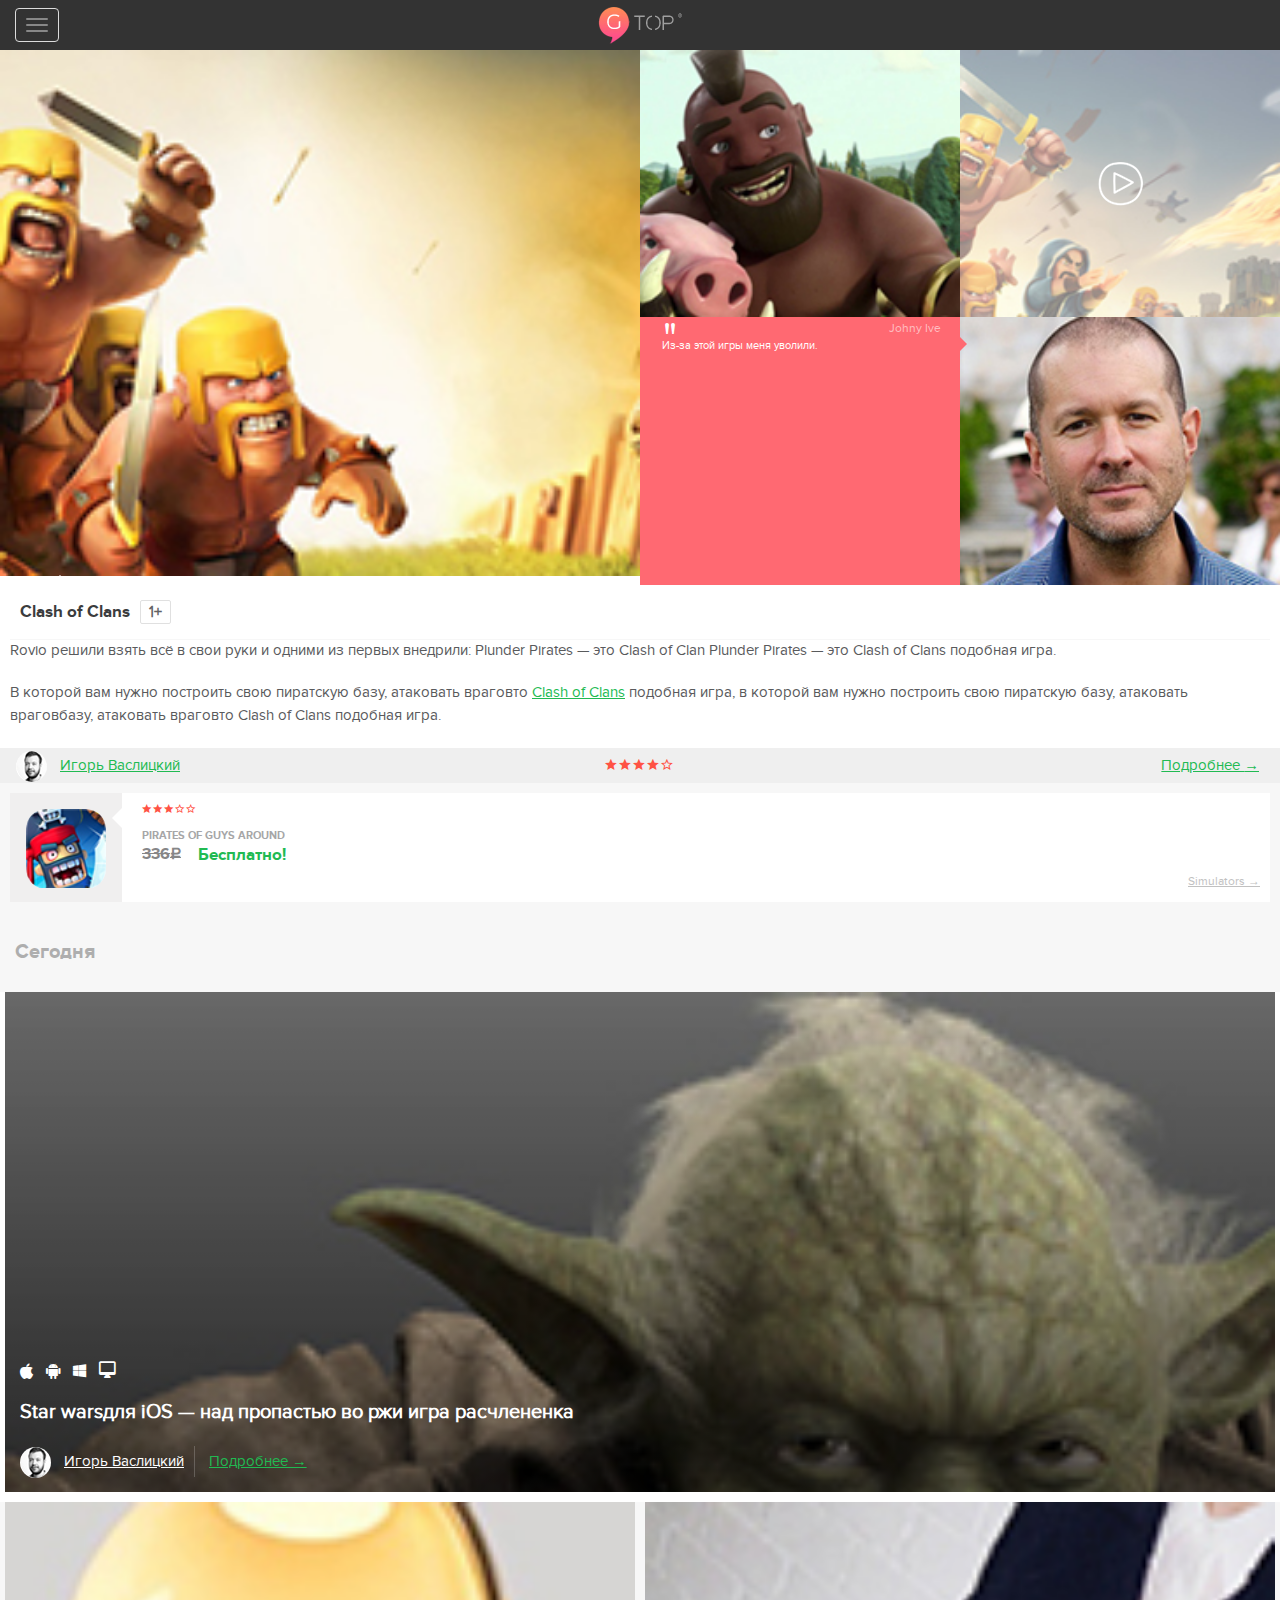
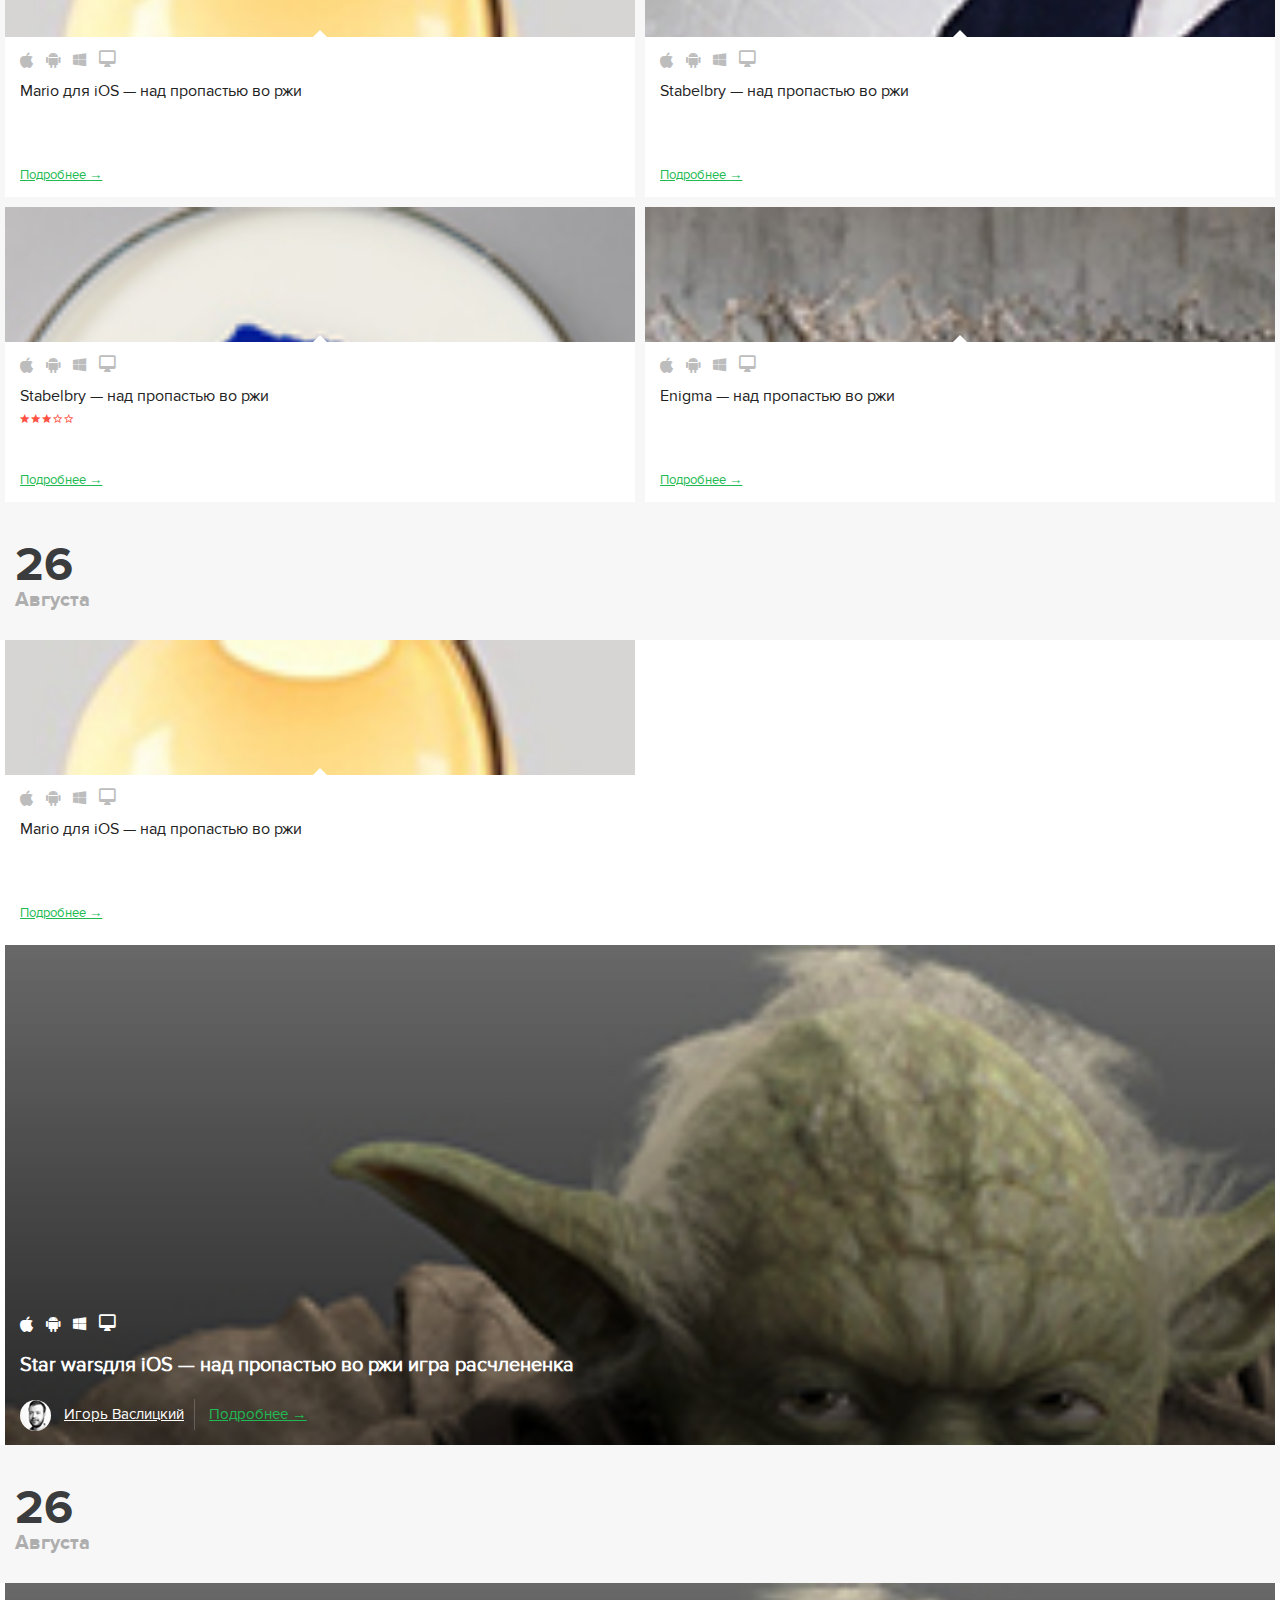
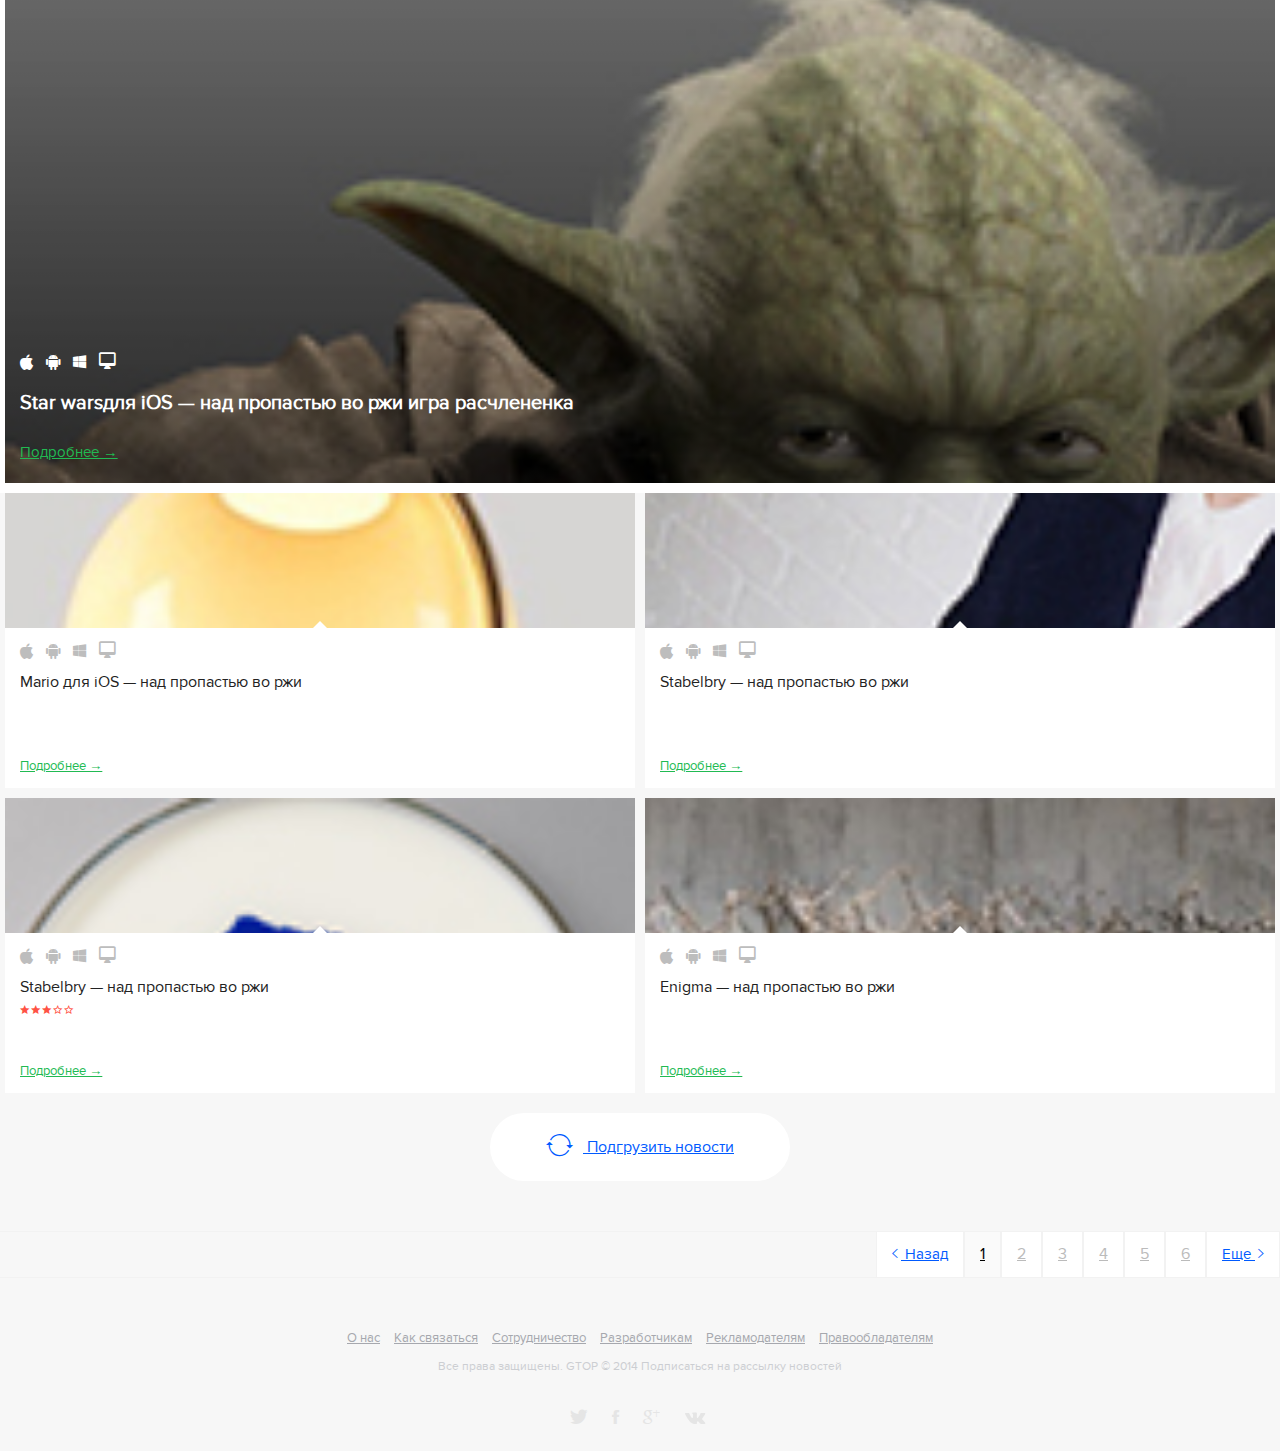
<file: index.html>
<!DOCTYPE html>
<!--[if lt IE 7]>      <html class="no-js lt-ie9 lt-ie8 lt-ie7"> <![endif]-->
<!--[if IE 7]>         <html class="no-js lt-ie9 lt-ie8"> <![endif]-->
<!--[if IE 8]>         <html class="no-js lt-ie9"> <![endif]-->
<!--[if gt IE 8]><!--> <html class="no-js"> <!--<![endif]-->
<head>
	<meta charset="utf-8">
	<meta http-equiv="X-UA-Compatible" content="IE=edge,chrome=1">
	<title>gtop</title>
	<meta name="description" content="">
	<meta name="viewport" content="width=device-width, height=device-height, initial-scale=1.0, user-scalable=0, minimum-scale=1.0, maximum-scale=1.0">

<!-- 	<link rel="stylesheet" href="css/main.css"> -->

	<link rel="stylesheet/less" type="text/css" href="css/main.less" />
	<script src="js/vendor/less.js" type="text/javascript"></script>

	<!--[if lt IE 9]>
			<script src="js/vendor/html5-3.6-respond-1.1.0.min.js"></script>
	<![endif]-->
</head>
<body>
	<!--[if lt IE 8]>
			<p class="browsehappy">You are using an <strong>outdated</strong> browser. Please <a href="http://browsehappy.com/">upgrade your browser</a> to improve your experience.</p>
	<![endif]-->



	<div id="menu">
		<aside id="left-aside">
			<div class="top-aside">
				<a href="#" class="search-btn"><i></i></a>
				<a href="index.html" class="logo"><i></i></a>
			</div>
			<nav class="main-nav">
				<ul>
		            <li class="ios">
		                <a href="/" data-color="ios">
		                    <i class="category"></i>
							<span class="ico-block ion-social-apple"></span>	
		                    <span class="title">iOS</span>
		                </a>
		            </li>
		            <li class="android">
		                <a href="/" data-color="android">
		                    <i class="category"></i>
							<span class="ico-block ion-social-android"></span>	
		                    <span class="title">Android</span>
		                </a>
		            </li>
		            <li class="windows-phone">
		                <a href="/" data-color="windows-phone">
		                    <i class="category"></i>
							<span class="ico-block ion-social-windows"></span>		
		                    <span class="title">Windows Phone</span>
		                </a>
		            </li>
				</ul>
			</nav>

			<div id="logger" class="clearfix">
				<a href="#" class="logger-btn">
					<span class="img-block">
						<img src="img/pic-1.jpg" alt="">
					</span>
					<i class="ion-ios-arrow-down"></i>
				</a>
				<div class="logger-info">
					<div class="level">3</div>
					<ul>
						<li><i class="like ion-thumbsup"></i>2598</li>
						<li><i class="view ion-eye"></i>16342</li>
					</ul>
				</div>
				<div class="logger-dropdown">
					<h3>Кирилл Царевич</h3>
					<span>Профиль</span>
					<ul>
						<li><a href="#">Настройки</a></li>
						<li><a href="#">Помощь</a></li>
						<li class="exid"><a href="#">Выйти</a></li>
					</ul>
				</div>
			</div>
			<a  href="#" class="write-article">Написать статью</a>

			<div class="login-block">
				<ul>
					<li><a href="#">Войти</a></li>
					<li>
						<span>Еще не пишете обзоры?</span>
						<a href="#">Зарегеистрируйтесь</a>
					</li>
				</ul>
			</div>
		</aside>
	</div>

	<div id="topbar" class="slide">
		<a id="menu-button" href="#menu">
			<span></span>
			<span></span>
			<span></span>
		</a>
		<a class="logo" href="#"></a>
	</div>

	<div id="main" class="android container slide">
		<input id="color" type="hidden" value="android">

		<section id="content-block">			  	
			<div class="cont-articles">
				<div class="article-block clearfix">
					<div class="article">
						<div class="img-block with-video">
							<div class="f-left">
								<img src="img/pic-11.jpg" alt="">
							</div>
							<div class="f-right">
								<ul>
									<li><img src="img/pic-12.jpg" alt=""></li>
									<li class="video">
										<img src="img/pic-13.jpg" alt="">
										<a href="#" class="play"></a>
									</li>
									<li class="about">
										<p>
											Из-за этой игры меня уволили.
										</p>
										<span>"</span>
										<p class="name">Johny Ive</p>
									</li>
									<li class="about-arrow"><img src="img/pic-14.jpg" alt=""></li>
								</ul>
							</div>
						</div>
						<div class="text-block clearfix">
							<div class="title-article">
								<div class="text-block">
									<h3>Clash of Clans<span>1+</span></h3>
								</div>
							</div>
							
							<p>
								Rovio решили взять всё в свои руки и одними из первых внедрили: Plunder Pirates — это Clash of Clan Plunder Pirates — это Clash of Clans подобная игра. 
							</p>

							<p>
								В которой вам нужно построить свою пиратскую базу, атаковать враговто <a href="#">Clash of Clans</a> подобная игра, в которой вам нужно построить свою пиратскую базу, атаковать враговбазу, атаковать враговто Clash of Clans подобная игра.
							</p>
						</div>

						<div class="bottom-block">
							<a class="author" href="#">
								<span><img src="img/pic-7.jpg" alt=""></span>Игорь Васлицкий
							</a>

							<ul class="rating big">
								<li><a class="active" href="#"></a></li>
								<li><a class="active" href="#"></a></li>
								<li><a class="active" href="#"></a></li>
								<li><a class="active" href="#"></a></li>
								<li><a href="#"></a></li>
							</ul>

							<a class="more" href="#">Подробнее  <span>→</span></a>
						</div>
					</div>
				</div>

				<div class="discount clearfix">
					<ul>
						<li>
							<a class="link-overlay" href="#"></a>
							<div class="img-block">
								<span><img src="img/pic-9.jpg" alt=""></span>
							</div>
							<div class="text-block">
								<ul class="rating">
									<li><a class="active" href="#"></a></li>
									<li><a class="active" href="#"></a></li>
									<li><a class="active" href="#"></a></li>
									<li><a href="#"></a></li>
									<li><a href="#"></a></li>
								</ul>
								<p>
									PIRATES OF GUYS AROUND
								</p>
								<ul class="price-list">
									<li class="price">336<span>a</span></li>
									<li class="free">Бесплатно!</li>
								</ul>
								<a class="more" href="#">Simulators →</a>
							</div>
						</li>
					</ul>
				</div>

				<div class="article-block news clearfix">
					<div class="day-new">
						<p>Сегодня</p>
					</div>

					<div class="article">
						<div class="main-new">
							<div class="img-block"><img src="img/pic-36.jpg" alt=""></div>

							<div class="text-block">
								<ul class="platform white">
									<li><a class="apple" href="#"></a></li>
									<li><a class="android" href="#"></a></li>
									<li><a class="windows-os" href="#"></a></li>
									<li><a class="pc" href="#"></a></li>
								</ul>
								<h3>Star warsдля iOS — над пропастью во ржи игра расчлененка</h3>
								<ul class="bottom">
									<li>
										<a class="author" href="#">
											<span><img src="img/pic-7.jpg" alt=""></span>Игорь Васлицкий
										</a>
									</li>
									<li>
										<a class="more" href="#">Подробнее  →</a>
									</li>
								</ul>
							</div>
						</div>

						<div class="clearfix"></div>

						<div class="new">
							<div class="img-block">
								<img src="img/pic-17.jpg" alt="">
							</div>
							<div class="text-block">
								<div class="top-new">

									<ul class="platform">
										<li><a class="apple" href="#"></a></li>
										<li><a class="android" href="#"></a></li>
										<li><a class="windows-os" href="#"></a></li>
										<li><a class="pc" href="#"></a></li>
									</ul>
								</div>
								<div class="cont-new">
									<h3>Mario для iOS — над пропастью во ржи</h3>
								</div>
								<a class="more" href="#">Подробнее  →</a>
								
							</div>
						</div>

						<div class="new">
							<div class="img-block">
								<img src="img/pic-20.jpg" alt="">
							</div>
							<div class="text-block">
								<div class="top-new">
																						
									<ul class="platform">
										<li><a class="apple" href="#"></a></li>
										<li><a class="android" href="#"></a></li>
										<li><a class="windows-os" href="#"></a></li>
										<li><a class="pc" href="#"></a></li>
									</ul>
								</div>
								<div class="cont-new">
									<h3>Stabelbry — над пропастью во ржи</h3>
								</div>
								<a class="more" href="#">Подробнее  →</a>
								
							</div>
						</div>

						<div class="new">
							<div class="img-block">
								<img src="img/pic-21.jpg" alt="">
							</div>
							<div class="text-block">
								<div class="top-new">
																						
									<ul class="platform">
										<li><a class="apple" href="#"></a></li>
										<li><a class="android" href="#"></a></li>
										<li><a class="windows-os" href="#"></a></li>
										<li><a class="pc" href="#"></a></li>
									</ul>
								</div>
								<div class="cont-new">
									<h3>Stabelbry — над пропастью во ржи</h3>

									<ul class="rating">
										<li><a class="active" href="#"></a></li>
										<li><a class="active" href="#"></a></li>
										<li><a class="active" href="#"></a></li>
										<li><a href="#"></a></li>
										<li><a href="#"></a></li>
									</ul>
								</div>
								<a class="more" href="#">Подробнее  →</a>
								
							</div>
						</div>

						<div class="new">
							<div class="img-block">
								<img src="img/pic-22.jpg" alt="">
							</div>
							<div class="text-block">
								<div class="top-new">
																						
									<ul class="platform">
										<li><a class="apple" href="#"></a></li>
										<li><a class="android" href="#"></a></li>
										<li><a class="windows-os" href="#"></a></li>
										<li><a class="pc" href="#"></a></li>
									</ul>
								</div>
								<div class="cont-new">
									<h3>Enigma — над пропастью во ржи</h3>
								</div>
								<a class="more" href="#">Подробнее  →</a>
								
							</div>
						</div>
					</div>
				</div>

				<div class="article-block news clearfix">					
					<div class="day-new">
						<p><span>26</span>Августа</p>
					</div>
					<div class="article">
							<div class="new">
								<div class="img-block">
									<img src="img/pic-17.jpg" alt="">
								</div>
								<div class="text-block">
									<div class="top-new">

										<ul class="platform">
											<li><a class="apple" href="#"></a></li>
											<li><a class="android" href="#"></a></li>
											<li><a class="windows-os" href="#"></a></li>
											<li><a class="pc" href="#"></a></li>
										</ul>
									</div>
									<div class="cont-new">
										<h3>Mario для iOS — над пропастью во ржи</h3>
									</div>
									<a class="more" href="#">Подробнее  →</a>
									
								</div>
							</div>
							<div class="clearfix"></div>
							<div class="main-new">
								<div class="img-block"><img src="img/pic-36.jpg" alt=""></div>

								<div class="text-block">
									<ul class="platform white">
										<li><a class="apple" href="#"></a></li>
										<li><a class="android" href="#"></a></li>
										<li><a class="windows-os" href="#"></a></li>
										<li><a class="pc" href="#"></a></li>
									</ul>
									<h3>Star warsдля iOS — над пропастью во ржи игра расчлененка</h3>
									<ul class="bottom">
										<li>
											<a class="author" href="#">
												<span><img src="img/pic-7.jpg" alt=""></span>Игорь Васлицкий
											</a>
										</li>
										<li>
											<a class="more" href="#">Подробнее  →</a>
										</li>
									</ul>
								</div>
							</div>
					</div>
				</div>

				<div class="article-block news clearfix">					
					<div class="day-new">
						<p><span>26</span>Августа</p>
					</div>
					
					<div class="article">
						<div class="main-new">
							<div class="img-block"><img src="img/pic-36.jpg" alt=""></div>

							<div class="text-block">
								<ul class="platform white">
									<li><a class="apple" href="#"></a></li>
									<li><a class="android" href="#"></a></li>
									<li><a class="windows-os" href="#"></a></li>
									<li><a class="pc" href="#"></a></li>
								</ul>
								<h3>Star warsдля iOS — над пропастью во ржи игра расчлененка</h3>
								<ul class="bottom">
									<li class="without-border">
										<a class="more" href="#">Подробнее  →</a>
									</li>
								</ul>
							</div>
						</div>
						<div class="clearfix"></div>
						<div class="new">
							<div class="img-block">
								<img src="img/pic-17.jpg" alt="">
							</div>
							<div class="text-block">
								<div class="top-new">

									<ul class="platform">
										<li><a class="apple" href="#"></a></li>
										<li><a class="android" href="#"></a></li>
										<li><a class="windows-os" href="#"></a></li>
										<li><a class="pc" href="#"></a></li>
									</ul>
								</div>
								<div class="cont-new">
									<h3>Mario для iOS — над пропастью во ржи</h3>
								</div>
								<a class="more" href="#">Подробнее  →</a>
								
							</div>
						</div>

						<div class="new">
							<div class="img-block">
								<img src="img/pic-20.jpg" alt="">
							</div>
							<div class="text-block">
								<div class="top-new">
																						
									<ul class="platform">
										<li><a class="apple" href="#"></a></li>
										<li><a class="android" href="#"></a></li>
										<li><a class="windows-os" href="#"></a></li>
										<li><a class="pc" href="#"></a></li>
									</ul>
								</div>
								<div class="cont-new">
									<h3>Stabelbry — над пропастью во ржи</h3>
								</div>
								<a class="more" href="#">Подробнее  →</a>
								
							</div>
						</div>

						<div class="new">
							<div class="img-block">
								<img src="img/pic-21.jpg" alt="">
							</div>
							<div class="text-block">
								<div class="top-new">
																						
									<ul class="platform">
										<li><a class="apple" href="#"></a></li>
										<li><a class="android" href="#"></a></li>
										<li><a class="windows-os" href="#"></a></li>
										<li><a class="pc" href="#"></a></li>
									</ul>
								</div>
								<div class="cont-new">
									<h3>Stabelbry — над пропастью во ржи</h3>

									<ul class="rating">
										<li><a class="active" href="#"></a></li>
										<li><a class="active" href="#"></a></li>
										<li><a class="active" href="#"></a></li>
										<li><a href="#"></a></li>
										<li><a href="#"></a></li>
									</ul>
								</div>
								<a class="more" href="#">Подробнее  →</a>
								
							</div>
						</div>

						<div class="new">
							<div class="img-block">
								<img src="img/pic-22.jpg" alt="">
							</div>
							<div class="text-block">
								<div class="top-new">
																						
									<ul class="platform">
										<li><a class="apple" href="#"></a></li>
										<li><a class="android" href="#"></a></li>
										<li><a class="windows-os" href="#"></a></li>
										<li><a class="pc" href="#"></a></li>
									</ul>
								</div>
								<div class="cont-new">
									<h3>Enigma — над пропастью во ржи</h3>
								</div>
								<a class="more" href="#">Подробнее  →</a>
								
							</div>
						</div>
					</div>
				</div>

				<a class="add-news" href="#">
					<i class="ion-ios-loop-strong"></i>
					Подгрузить новости
				</a>
				<div class="clearfix"></div>

				<nav class="pagination-cont">
					<ul class="pagination">
						<li class="prev"><a href="#"><i></i> Назад</a></li>
						<li class="active"><a href="#">1</a></li>
						<li><a href="#">2</a></li>
						<li><a href="#">3</a></li>
						<li><a href="#">4</a></li>
						<li><a href="#">5</a></li>
						<li><a href="#">6</a></li>
						<li class="next"><a href="#">Еще <i></i></a></li>
					</ul>
				</nav>

				<footer id="footer">
					<nav>
						<a href="#">О нас</a>
						<a href="#">Как связаться</a>
						<a href="#">Сотрудничество</a>
						<a href="#">Разработчикам</a>
						<a href="#">Рекламодателям</a>
						<a href="#">Правообладателям</a>
					</nav>
					<p>Все права защищены. GTOP © 2014 Подписаться на рассылку новостей  </p>

					<ul>
						<li><a class="ion-social-twitter" href="#"></a></li>
						<li><a class="ion-social-facebook" href="#"></a></li>
						<li><a class="ion-social-googleplus-outline" href="#"></a></li>
						<li><a href="#"><i class="vk icon"></i></a></li>
					</ul>
				</footer>
			</div>
		</section><!--/#content-block-->
	</div><!-- /.container -->
	<script src="js/vendor/jquery-1.11.1.min.js"></script>
	<script src="js/vendor/jquery.mmenu.min.all.js"></script>
	<script src="js/main.js"></script>
</body>
</html>
</file>
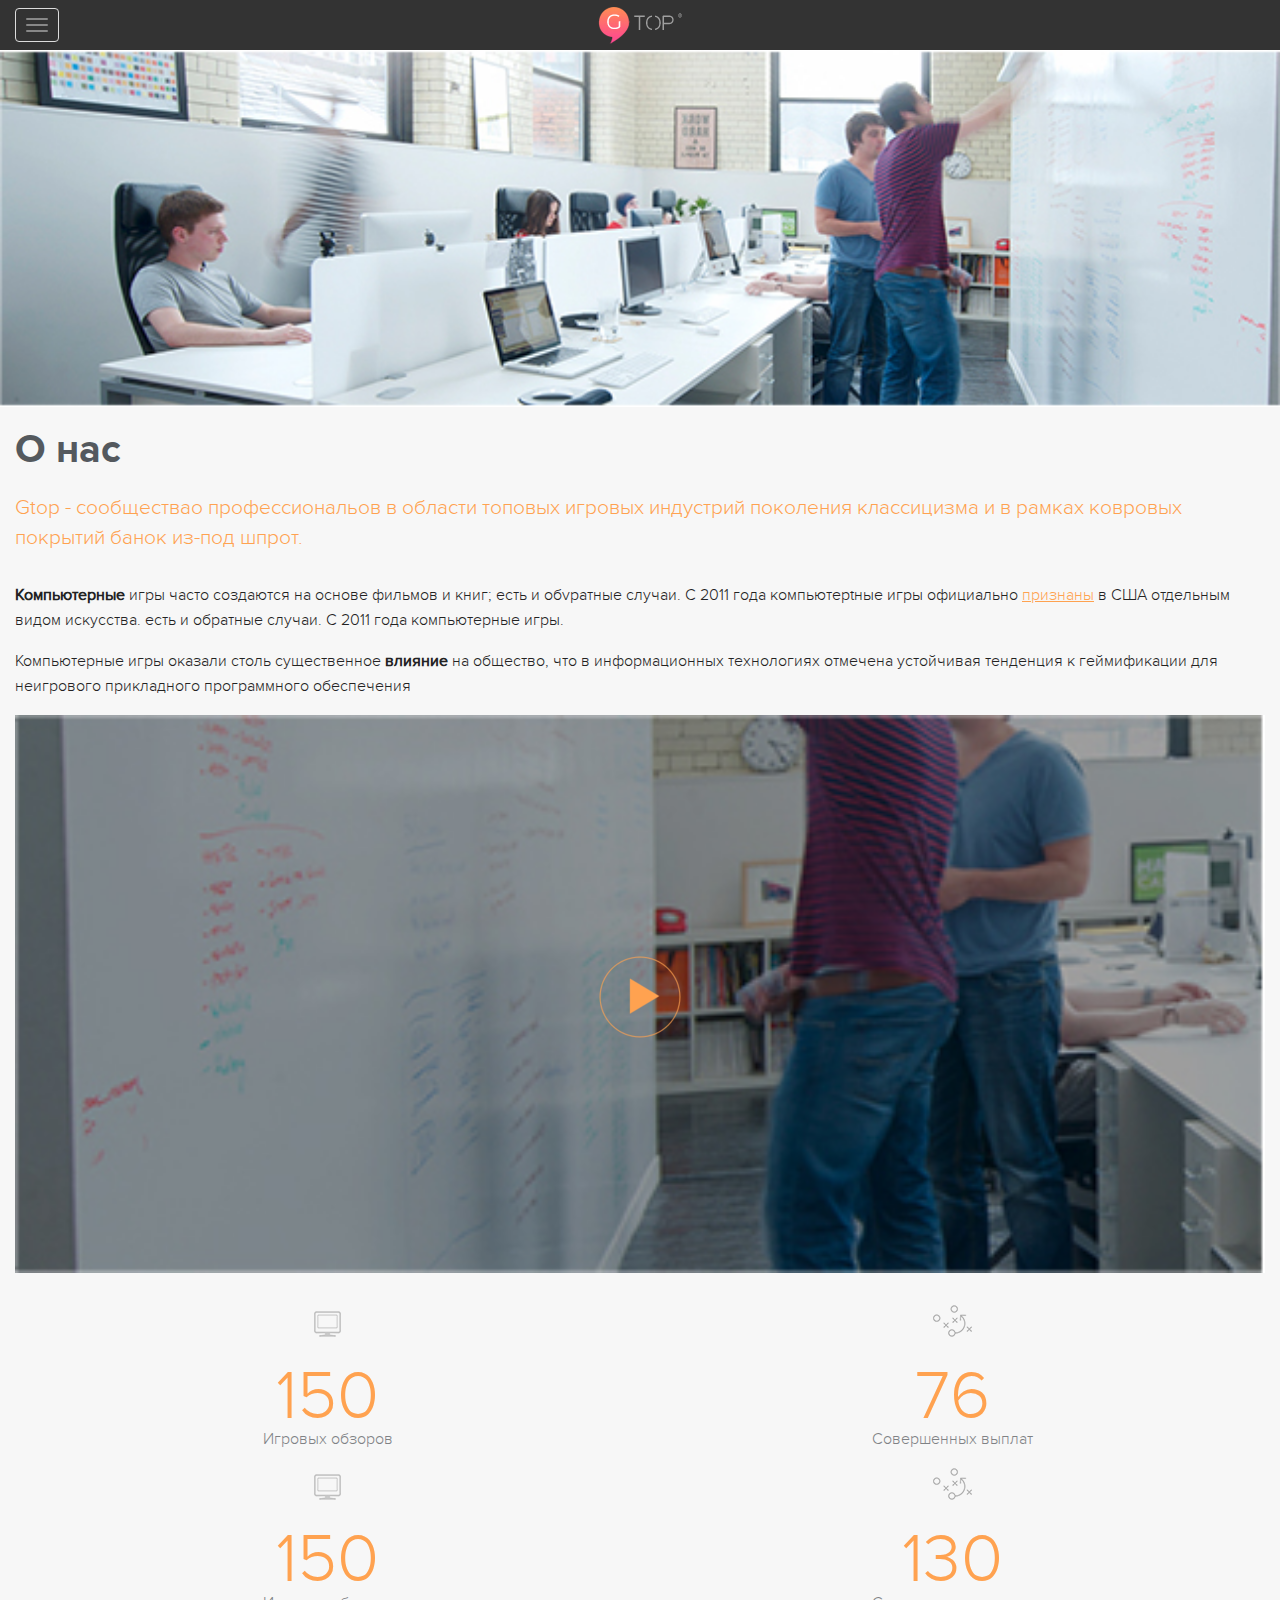
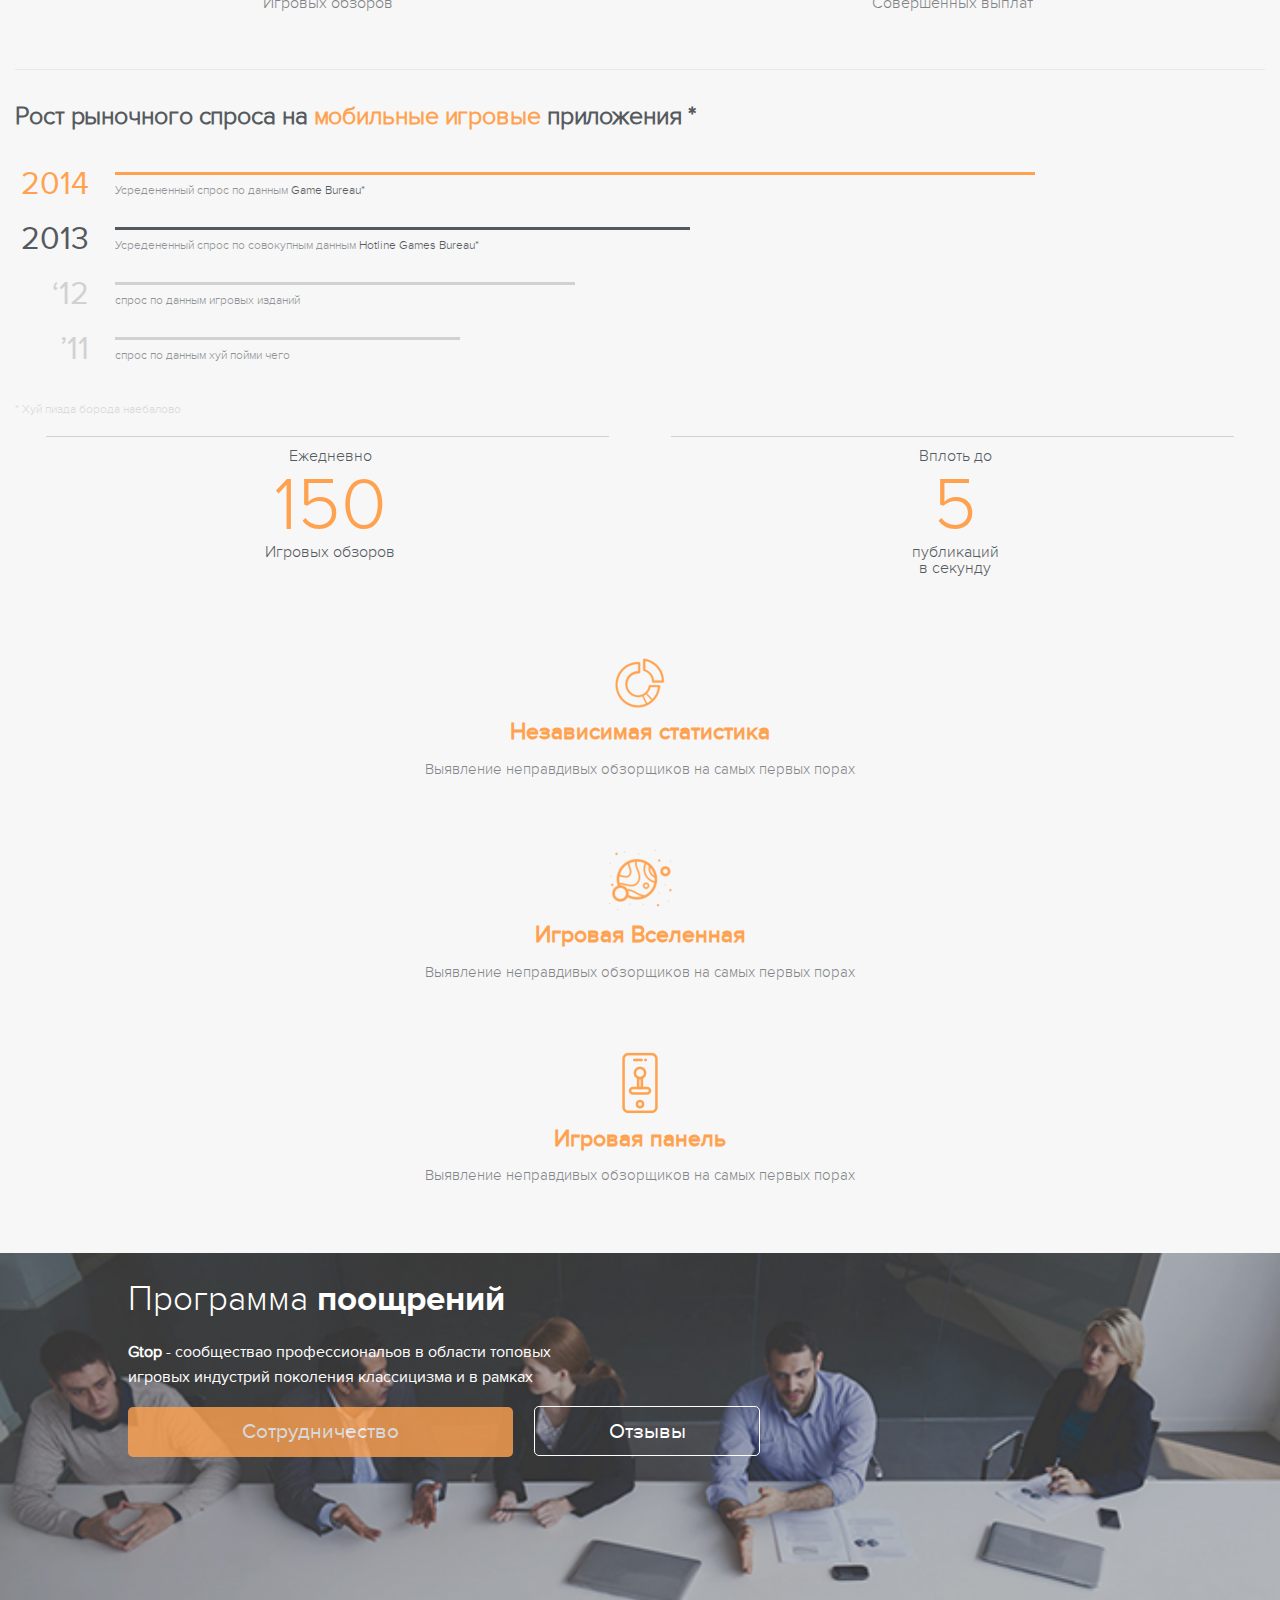
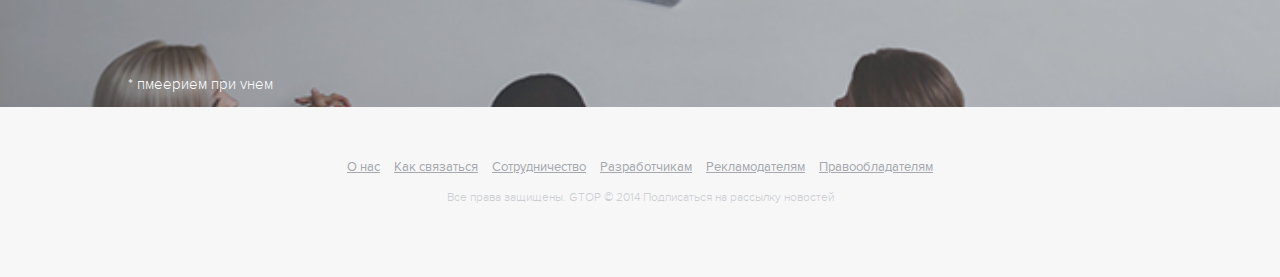
<file: about.html>
<!DOCTYPE html>
<!--[if lt IE 7]>      <html class="no-js lt-ie9 lt-ie8 lt-ie7"> <![endif]-->
<!--[if IE 7]>         <html class="no-js lt-ie9 lt-ie8"> <![endif]-->
<!--[if IE 8]>         <html class="no-js lt-ie9"> <![endif]-->
<!--[if gt IE 8]><!--> <html class="no-js"> <!--<![endif]-->
<head>
	<meta charset="utf-8">
	<meta http-equiv="X-UA-Compatible" content="IE=edge,chrome=1">
	<title>gtop</title>
	<meta name="description" content="">
	<meta name="viewport" content="width=device-width, height=device-height, initial-scale=1.0, user-scalable=0, minimum-scale=1.0, maximum-scale=1.0">
<!-- 
	<link rel="stylesheet" href="css/bootstrap.min.css">
	<link rel="stylesheet" href="css/bootstrap-theme.min.css"> -->
<!-- 	<link rel="stylesheet" href="css/main.css"> -->

	<link rel="stylesheet/less" type="text/css" href="css/main.less" />
	<script src="js/vendor/less.js" type="text/javascript"></script>

	<!--[if lt IE 9]>
			<script src="js/vendor/html5-3.6-respond-1.1.0.min.js"></script>
	<![endif]-->
</head>
<body>
	<!--[if lt IE 8]>
			<p class="browsehappy">You are using an <strong>outdated</strong> browser. Please <a href="http://browsehappy.com/">upgrade your browser</a> to improve your experience.</p>
	<![endif]-->



	<div id="menu">
		<aside id="left-aside">
			<div class="top-aside">
				<a href="#" class="search-btn"><i></i></a>
				<a href="index.html" class="logo"><i></i></a>
			</div>
			<nav class="main-nav">
				<ul>
		            <li class="ios">
		                <a href="/" data-color="ios">
		                    <i class="category"></i>
							<span class="ico-block ion-social-apple"></span>	
		                    <span class="title">iOS</span>
		                </a>
		            </li>
		            <li class="android">
		                <a href="/" data-color="android">
		                    <i class="category"></i>
							<span class="ico-block ion-social-android"></span>	
		                    <span class="title">Android</span>
		                </a>
		            </li>
		            <li class="windows-phone">
		                <a href="/" data-color="windows-phone">
		                    <i class="category"></i>
							<span class="ico-block ion-social-windows"></span>		
		                    <span class="title">Windows Phone</span>
		                </a>
		            </li>
				</ul>
			</nav>

			<div id="logger" class="clearfix">
				<a href="#" class="logger-btn">
					<span class="img-block">
						<img src="img/pic-1.jpg" alt="">
					</span>
					<i class="ion-ios-arrow-down"></i>
				</a>
				<div class="logger-info">
					<div class="level">3</div>
					<ul>
						<li><i class="like ion-thumbsup"></i>2598</li>
						<li><i class="view ion-eye"></i>16342</li>
					</ul>
				</div>
				<div class="logger-dropdown">
					<h3>Кирилл Царевич</h3>
					<span>Профиль</span>
					<ul>
						<li><a href="#">Настройки</a></li>
						<li><a href="#">Помощь</a></li>
						<li class="exid"><a href="#">Выйти</a></li>
					</ul>
				</div>
			</div>
			<a  href="#" class="write-article">Написать статью</a>

			<div class="login-block">
				<ul>
					<li><a href="#">Войти</a></li>
					<li>
						<span>Еще не пишете обзоры?</span>
						<a href="#">Зарегеистрируйтесь</a>
					</li>
				</ul>
			</div>
		</aside>
	</div>

	<div id="topbar" class="slide">
		<a id="menu-button" href="#menu">
			<span></span>
			<span></span>
			<span></span>
		</a>
		<a class="logo" href="#"></a>
	</div>

	<div id="main" class="android container slide">
		<input id="color" type="hidden" value="android">

		<section id="content-block" class="about-block">
			<img class="full" src="img/pic-61.jpg" alt="">

			<div class="container clearfix">	
				<h1 class="main-title">О нас</h1>

				<blockquote>Gtop - сообществао профессиональов в области топовых игровых индустрий поколения классицизма и в рамках ковровых покрытий банок из-под шпрот.</blockquote>
				<p>
					<b>Компьютерные</b> игры часто создаются на основе фильмов и книг; есть и обvратные случаи. С 2011 года компьютерtные игры официально <a href="#">признаны</a> в США отдельным видом искусства. есть и обратные случаи. С 2011 года компьютерные игры.
				</p>

				<p>
					Компьютерные игры оказали столь существенное <b>влияние</b> на общество, что в информационных технологиях отмечена устойчивая тенденция к геймификации для неигрового прикладного программного обеспечения
				</p>

				<div class="video-block">
					<img src="img/pic-62.jpg" alt="">
					<a class="play" href="#"></a>
				</div>
				<ul class="about-info-list">
					<li>
						<div>
							<img src="img/pic-63.png" alt="">
						</div>
						<span>150</span>
						<p>Игровых обзоров</p>
					</li>

					<li>
						<div>
							<img src="img/pic-64.png" alt="">
						</div>
						<span>76</span>
						<p>Совершенных выплат</p>
					</li>

					<li>
						<div>
							<img src="img/pic-63.png" alt="">
						</div>
						<span>150</span>
						<p>Игровых обзоров</p>
					</li>

					<li>
						<div>
							<img src="img/pic-64.png" alt="">
						</div>
						<span>130</span>
						<p>Совершенных выплат</p>
					</li>
				</ul>
				<div class="progress-block">
					<h3>Рост рыночного спроса на <span>мобильные игровые</span> приложения *</h3>
					<ul>


						<li class="yellow">
							<div class="year">2014</div>
							<div class="cont">
								<div class="progress-block"><div style="width:80%"></div></div>
								<p>Усредененный спрос по данным <span>Game Bureau*</span></p>

							</div>
						</li>

						<li class="dark">
							<div class="year">2013</div>
							<div class="cont">
								<div class="progress-block"><div style="width:50%"></div></div>
								<p>Усредененный спрос по совокупным данным <span>Hotline Games Bureau*</span></p>

							</div>
						</li>

						<li class="gray">
							<div class="year">‘12</div>
							<div class="cont">
								<div class="progress-block"><div style="width:40%"></div></div>
								<p>спрос по данным игровых изданий</p>

							</div>
						</li>

						<li class="gray">
							<div class="year">’11</div>
							<div class="cont">
								<div class="progress-block"><div style="width:30%"></div></div>
								<p>спрос по данным хуй пойми чего</p>

							</div>
						</li>
					</ul>
					<p class="hint">* Хуй пизда борода наебалово</p>
				</div>
				
				<ul class="statistic-list">
					<li>
						Ежедневно
						<span>150</span>
						Игровых обзоров
					</li>

					<li>
						Вплоть до
						<span>5</span>
						публикаций<br/> в секунду
					</li>
				</ul>

				<div class="text-block-statistic">
					<h3>
						<img src="img/143.png" alt="">
						<br/>
						Независимая статистика
					</h3>
					<p>Выявление неправдивых обзорщиков на самых первых порах </p>
				</div>

				<div class="text-block-statistic">
					<h3>
						<img src="img/145.png" alt="">
						<br/>
						Игровая Вселенная
					</h3>
					<p>Выявление неправдивых обзорщиков на самых первых порах </p>
				</div>

				<div class="text-block-statistic">
					<h3>
						<img src="img/144.png" alt="">
						<br/>
						Игровая панель
					</h3>
					<p>Выявление неправдивых обзорщиков на самых первых порах </p>
				</div>

			</div>
			<div class="program-block" style="background-image:url(img/pic-65.jpg)">
				<div class="cont">
					<h3>Программа <span>поощрений</span></h3>
					<p>
						<b>Gtop</b> - сообществао профессиональов в области топовых <br/> игровых индустрий поколения классицизма и в рамках
					</p>
					<div class="button-block">
						<a class="yellow-btn" href="#">Cотрудничество</a>
						<a class="comments-btn" href="#">Отзывы</a>
					</div>
				</div>
				<p class="hint">* пмеерием при vнем</p>
			</div>
	
			<div class="pre-footer profile-iner">
				<footer id="footer">
					<nav>
						<a href="#">О нас</a>
						<a href="#">Как связаться</a>
						<a href="#">Сотрудничество</a>
						<a href="#">Разработчикам</a>
						<a href="#">Рекламодателям</a>
						<a href="#">Правообладателям</a>
					</nav>
					<p>Все права защищены. GTOP © 2014 Подписаться на рассылку новостей  </p>

					<ul>
						<li><a class="fb" href="#"></a></li>
						<li><a class="tw" href="#"></a></li>
						<li><a class="gp" href="#"></a></li>
						<li><a class="in" href="#"></a></li>
						<li><a class="yt" href="#"></a></li>
						<li><a class="vk" href="#"></a></li>
					</ul>
				</footer>
			</div>
		</section>
	</div><!-- /.container -->
	<script src="js/vendor/jquery-1.11.1.min.js"></script>
	<script src="js/vendor/jquery.mmenu.min.all.js"></script>
	<script src="js/main.js"></script>
</body>
</html>
</file>
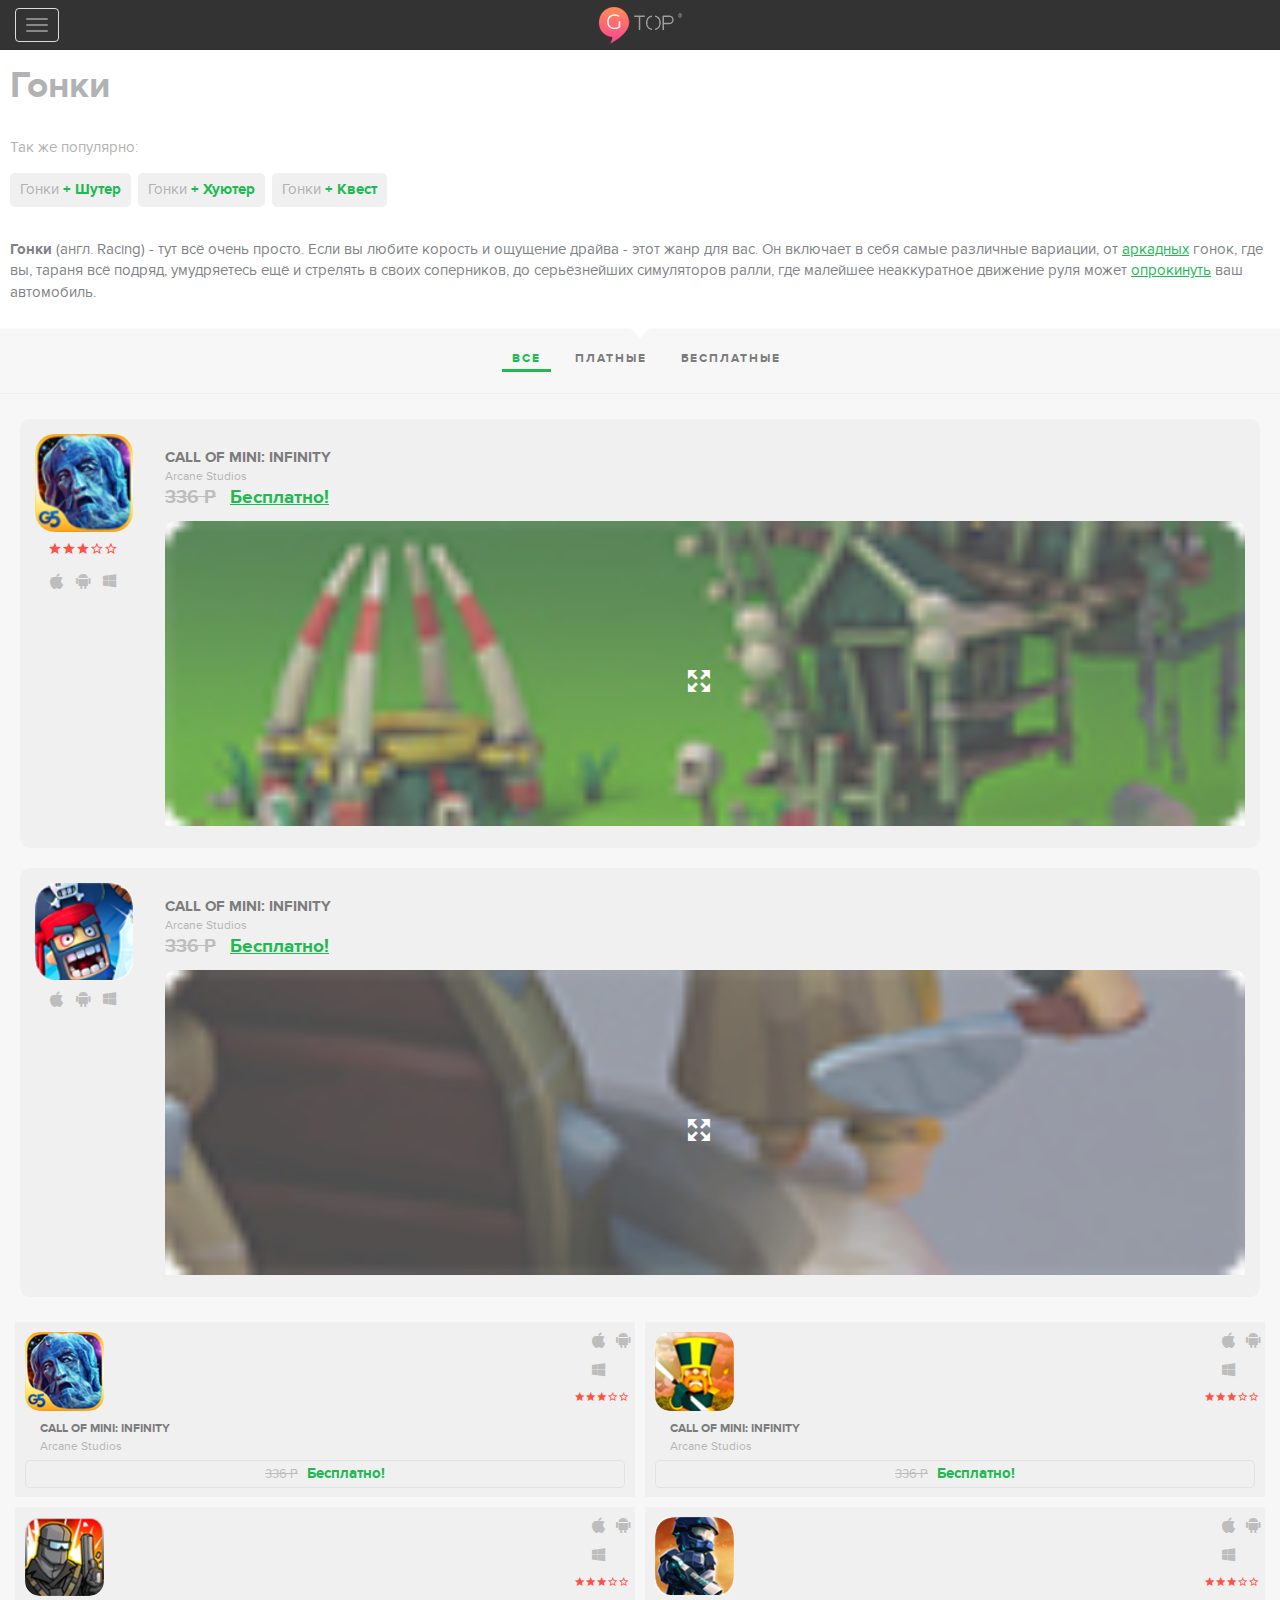
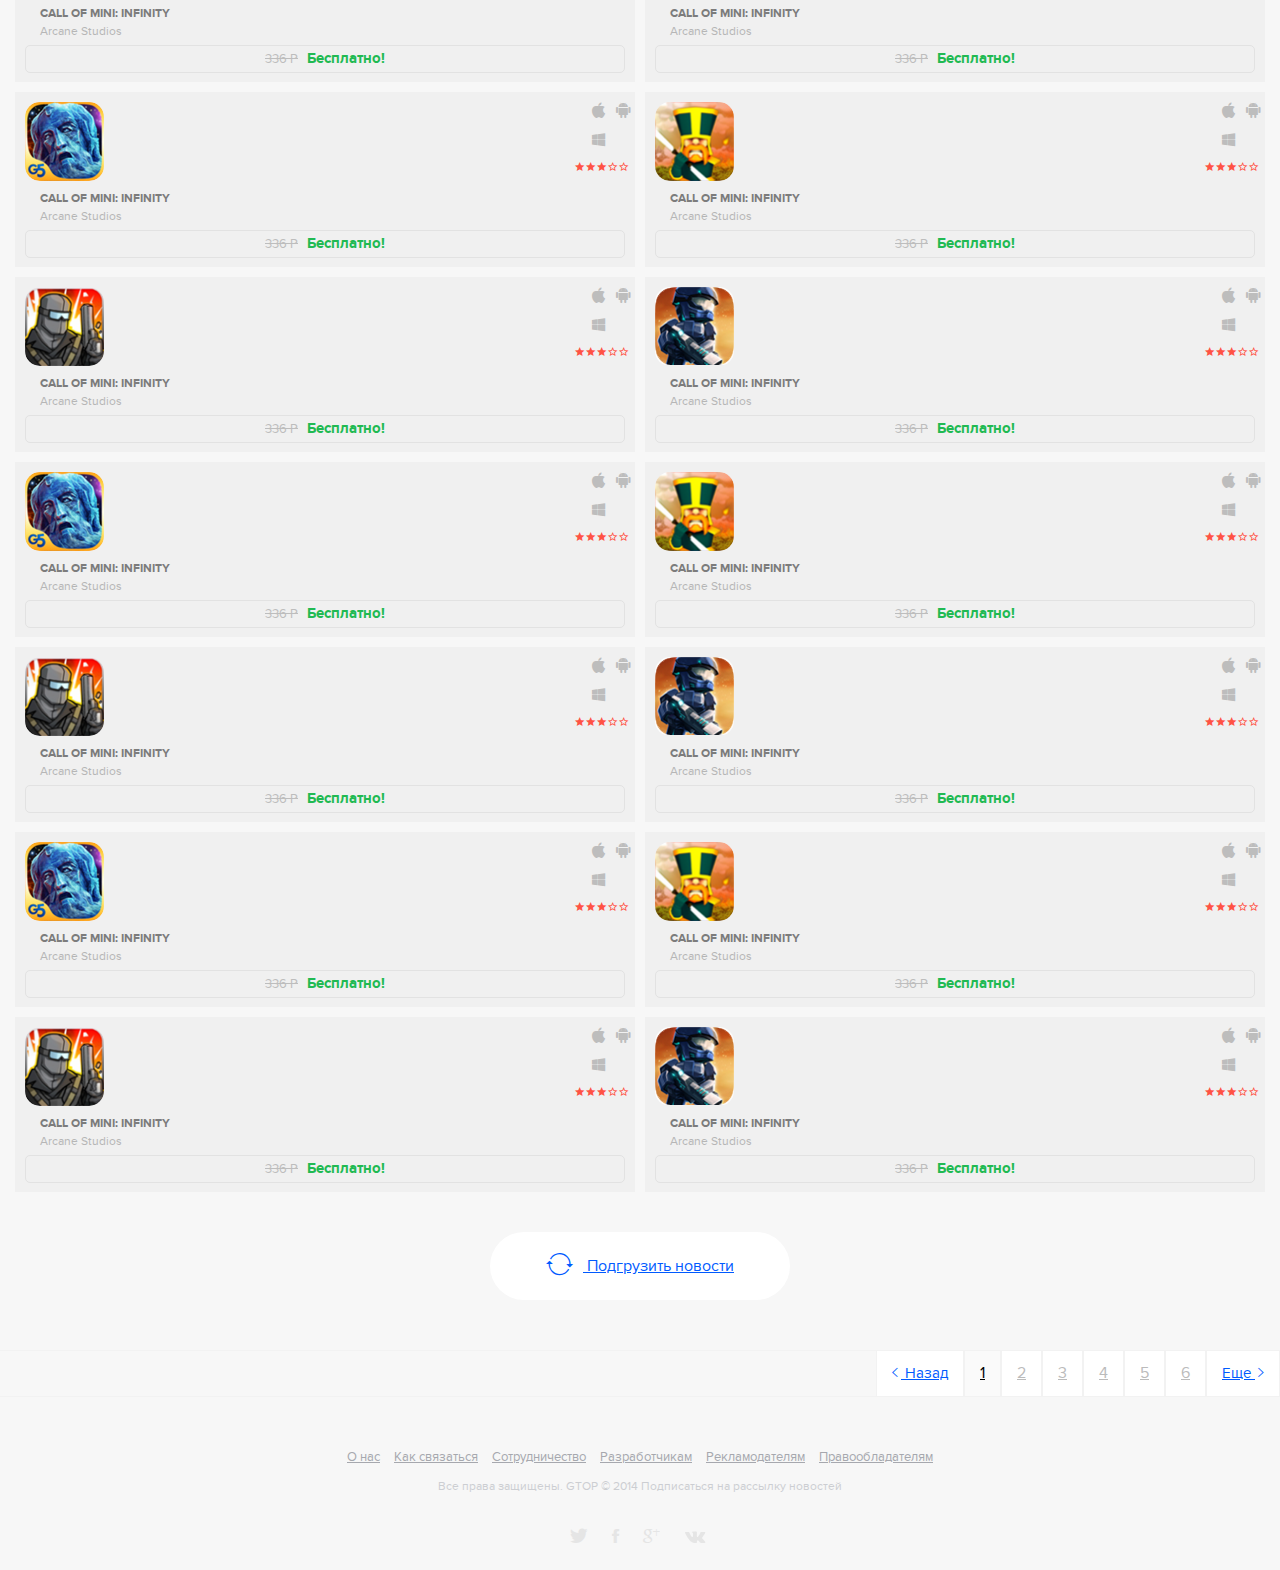
<file: arcade.html>
<!DOCTYPE html>
<!--[if lt IE 7]>      <html class="no-js lt-ie9 lt-ie8 lt-ie7"> <![endif]-->
<!--[if IE 7]>         <html class="no-js lt-ie9 lt-ie8"> <![endif]-->
<!--[if IE 8]>         <html class="no-js lt-ie9"> <![endif]-->
<!--[if gt IE 8]><!--> <html class="no-js"> <!--<![endif]-->
<head>
	<meta charset="utf-8">
	<meta http-equiv="X-UA-Compatible" content="IE=edge,chrome=1">
	<title>gtop</title>
	<meta name="description" content="">
	<meta name="viewport" content="width=device-width, height=device-height, initial-scale=1.0, user-scalable=0, minimum-scale=1.0, maximum-scale=1.0">
<!-- 
	<link rel="stylesheet" href="css/bootstrap.min.css">
	<link rel="stylesheet" href="css/bootstrap-theme.min.css"> -->
<!-- 	<link rel="stylesheet" href="css/main.css"> -->

	<link rel="stylesheet/less" type="text/css" href="css/main.less" />
	<script src="js/vendor/less.js" type="text/javascript"></script>

	<!--[if lt IE 9]>
			<script src="js/vendor/html5-3.6-respond-1.1.0.min.js"></script>
	<![endif]-->
</head>
<body>
	<!--[if lt IE 8]>
			<p class="browsehappy">You are using an <strong>outdated</strong> browser. Please <a href="http://browsehappy.com/">upgrade your browser</a> to improve your experience.</p>
	<![endif]-->



	<div id="menu">
		<aside id="left-aside">
			<div class="top-aside">
				<a href="#" class="search-btn"><i></i></a>
				<a href="index.html" class="logo"><i></i></a>
			</div>
			<nav class="main-nav">
				<ul>
		            <li class="ios">
		                <a href="/" data-color="ios">
		                    <i class="category"></i>
							<span class="ico-block ion-social-apple"></span>	
		                    <span class="title">iOS</span>
		                </a>
		            </li>
		            <li class="android">
		                <a href="/" data-color="android">
		                    <i class="category"></i>
							<span class="ico-block ion-social-android"></span>	
		                    <span class="title">Android</span>
		                </a>
		            </li>
		            <li class="windows-phone">
		                <a href="/" data-color="windows-phone">
		                    <i class="category"></i>
							<span class="ico-block ion-social-windows"></span>		
		                    <span class="title">Windows Phone</span>
		                </a>
		            </li>
				</ul>
			</nav>

			<div id="logger" class="clearfix">
				<a href="#" class="logger-btn">
					<span class="img-block">
						<img src="img/pic-1.jpg" alt="">
					</span>
					<i class="ion-ios-arrow-down"></i>
				</a>
				<div class="logger-info">
					<div class="level">3</div>
					<ul>
						<li><i class="like ion-thumbsup"></i>2598</li>
						<li><i class="view ion-eye"></i>16342</li>
					</ul>
				</div>
				<div class="logger-dropdown">
					<h3>Кирилл Царевич</h3>
					<span>Профиль</span>
					<ul>
						<li><a href="#">Настройки</a></li>
						<li><a href="#">Помощь</a></li>
						<li class="exid"><a href="#">Выйти</a></li>
					</ul>
				</div>
			</div>
			<a  href="#" class="write-article">Написать статью</a>

			<div class="login-block">
				<ul>
					<li><a href="#">Войти</a></li>
					<li>
						<span>Еще не пишете обзоры?</span>
						<a href="#">Зарегеистрируйтесь</a>
					</li>
				</ul>
			</div>
		</aside>
	</div>

	<div id="topbar" class="slide">
		<a id="menu-button" href="#menu">
			<span></span>
			<span></span>
			<span></span>
		</a>
		<a class="logo" href="#"></a>
	</div>

	<div id="main" class="android container slide">
		<input id="color" type="hidden" value="android">
				
		<section id="content-block">
			<div class="arcade-info">
				
				<div class="title-block">
					<h1>Гонки</h1>
					<p>Так же популярно:</p>
					<ul>
						<li>
							<a href="#">
								<span>Гонки</span>
								+ Шутер
							</a>
						</li>

						<li>
							<a href="#">
								<span>Гонки</span>
								+ Хуютер
							</a>
						</li>

						<li>
							<a href="#">
								<span>Гонки</span>
								+ Квест
							</a>
						</li>
					</ul>
				</div>
					
				<p>
					<b>Гонки</b> (англ. Racing) - тут всё очень просто. Если вы любите корость и ощущение драйва - этот жанр для вас. Он включает в себя самые различные вариации, от <a href="#">аркадных</a> гонок, где вы, тараня всё подряд, умудряетесь ещё и стрелять в своих соперников, до серьёзнейших симуляторов ралли, где малейшее неаккуратное движение руля может <a href="#">опрокинуть</a> ваш автомобиль.
				</p>
			</div>

			<!-- Nav tabs -->
			<ul class="nav nav-tabs color" role="tablist">
				<li role="presentation" class="active"><a href="#arcade-all" aria-controls="arcade-all" role="tab" data-toggle="tab">ВСЕ</a></li>
				<li role="presentation"><a href="#arcade-payment" aria-controls="arcade-payment" role="tab" data-toggle="tab">ПЛАТНЫЕ</a></li>
				<li role="presentation"><a href="#arcade-free" aria-controls="arcade-free" role="tab" data-toggle="tab">БЕСПЛАТНЫЕ</a></li>
			</ul>

			<!-- Tab panes -->
			<div class="tab-content">
				<div role="tabpanel" class="tab-pane active" id="arcade-all">
					<div class="arcade-list-top">
						<div class="arcade-free-wrap">
							<div class="arcade-free-block">
								<div class="left-block">
									<div class="img-block">
										<img src="img/pic-44.jpg" alt="">
									</div>
									<ul class="rating big">
										<li><a class="active" href="#"></a></li>
										<li><a class="active" href="#"></a></li>
										<li><a class="active" href="#"></a></li>
										<li><a href="#"></a></li>
										<li><a href="#"></a></li>
									</ul>
									<ul class="platform">
										<li><a class="apple" href="#"></a></li>
										<li><a class="android" href="#"></a></li>
										<li><a class="windows-os" href="#"></a></li>
									</ul>
								</div>
								<div class="text-block">
									<h3>CALL OF MINI: INFINITY</h3>
									<p class="category">Arcane Studios</p>
									<p class="price">
										<s>
											336
											P
										</s>
									</p>
									<a class="free" href="#">Бесплатно!</a>
									<a class="game-btn" href="#">
										<img src="img/pic-57.jpg" alt="">
										<i class="ion-arrow-expand"></i>
									</a>
								</div>
							</div>
						</div>
						
						<div class="arcade-free-wrap">
							<div class="arcade-free-block">
								<div class="left-block">
									<div class="img-block">
										<img src="img/pic-29.jpg" alt="">
									</div>
									<ul class="platform">
										<li><a class="apple" href="#"></a></li>
										<li><a class="android" href="#"></a></li>
										<li><a class="windows-os" href="#"></a></li>
									</ul>
								</div>
								<div class="text-block">
									<h3>CALL OF MINI: INFINITY</h3>
									<p class="category">Arcane Studios</p>
									<p class="price">
										<s>
											336
											P
										</s>
									</p>
									<a class="free" href="#">Бесплатно!</a>
									<a class="game-btn" href="#">
										<img src="img/pic-58.jpg" alt="">
										<i class="ion-arrow-expand"></i>
									</a>
								</div>
							</div>
						</div>
					</div>
					
					<div class="arcade-list clearfix">
						<div class="arcade-wrap">
							<div class="arcade">
								<div class="img-block">
									<img src="img/pic-44.jpg" alt="">
								</div>
								<div class="info-block">

									<ul class="platform">
										<li><a class="apple" href="#"></a></li>
										<li><a class="android" href="#"></a></li>
										<li><a class="windows-os" href="#"></a></li>
									</ul>
									<ul class="rating">
										<li><a class="active" href="#"></a></li>
										<li><a class="active" href="#"></a></li>
										<li><a class="active" href="#"></a></li>
										<li><a href="#"></a></li>
										<li><a href="#"></a></li>
									</ul>
								</div>

								<h3>CALL OF MINI: INFINITY</h3>
								<p class="category">Arcane Studios</p>
								<a href="#" class="price-btn">
									<span><s>336 P</s></span>
									<p class="free">Бесплатно!</p>
								</a>
							</div>
						</div>

						<div class="arcade-wrap">
							<div class="arcade">
								<div class="img-block">
									<img src="img/pic-45.jpg" alt="">
								</div>
								<div class="info-block">

									<ul class="platform">
										<li><a class="apple" href="#"></a></li>
										<li><a class="android" href="#"></a></li>
										<li><a class="windows-os" href="#"></a></li>
									</ul>
									<ul class="rating">
										<li><a class="active" href="#"></a></li>
										<li><a class="active" href="#"></a></li>
										<li><a class="active" href="#"></a></li>
										<li><a href="#"></a></li>
										<li><a href="#"></a></li>
									</ul>
								</div>

								<h3>CALL OF MINI: INFINITY</h3>
								<p class="category">Arcane Studios</p>
								<a href="#" class="price-btn">
									<span><s>336 P</s></span>
									<p class="free">Бесплатно!</p>
								</a>
							</div>
						</div>

						<div class="arcade-wrap">
							<div class="arcade">
								<div class="img-block">
									<img src="img/pic-46.jpg" alt="">
								</div>
								<div class="info-block">

									<ul class="platform">
										<li><a class="apple" href="#"></a></li>
										<li><a class="android" href="#"></a></li>
										<li><a class="windows-os" href="#"></a></li>
									</ul>
									<ul class="rating">
										<li><a class="active" href="#"></a></li>
										<li><a class="active" href="#"></a></li>
										<li><a class="active" href="#"></a></li>
										<li><a href="#"></a></li>
										<li><a href="#"></a></li>
									</ul>
								</div>

								<h3>CALL OF MINI: INFINITY</h3>
								<p class="category">Arcane Studios</p>
								<a href="#" class="price-btn">
									<span><s>336 P</s></span>
									<p class="free">Бесплатно!</p>
								</a>
							</div>
						</div>

						<div class="arcade-wrap">
							<div class="arcade">
								<div class="img-block">
									<img src="img/pic-28.jpg" alt="">
								</div>
								<div class="info-block">

									<ul class="platform">
										<li><a class="apple" href="#"></a></li>
										<li><a class="android" href="#"></a></li>
										<li><a class="windows-os" href="#"></a></li>
									</ul>
									<ul class="rating">
										<li><a class="active" href="#"></a></li>
										<li><a class="active" href="#"></a></li>
										<li><a class="active" href="#"></a></li>
										<li><a href="#"></a></li>
										<li><a href="#"></a></li>
									</ul>
								</div>

								<h3>CALL OF MINI: INFINITY</h3>
								<p class="category">Arcane Studios</p>
								<a href="#" class="price-btn">
									<span><s>336 P</s></span>
									<p class="free">Бесплатно!</p>
								</a>
							</div>
						</div>

						<div class="arcade-wrap">
							<div class="arcade">
								<div class="img-block">
									<img src="img/pic-44.jpg" alt="">
								</div>
								<div class="info-block">

									<ul class="platform">
										<li><a class="apple" href="#"></a></li>
										<li><a class="android" href="#"></a></li>
										<li><a class="windows-os" href="#"></a></li>
									</ul>
									<ul class="rating">
										<li><a class="active" href="#"></a></li>
										<li><a class="active" href="#"></a></li>
										<li><a class="active" href="#"></a></li>
										<li><a href="#"></a></li>
										<li><a href="#"></a></li>
									</ul>
								</div>

								<h3>CALL OF MINI: INFINITY</h3>
								<p class="category">Arcane Studios</p>
								<a href="#" class="price-btn">
									<span><s>336 P</s></span>
									<p class="free">Бесплатно!</p>
								</a>
							</div>
						</div>

						<div class="arcade-wrap">
							<div class="arcade">
								<div class="img-block">
									<img src="img/pic-45.jpg" alt="">
								</div>
								<div class="info-block">

									<ul class="platform">
										<li><a class="apple" href="#"></a></li>
										<li><a class="android" href="#"></a></li>
										<li><a class="windows-os" href="#"></a></li>
									</ul>
									<ul class="rating">
										<li><a class="active" href="#"></a></li>
										<li><a class="active" href="#"></a></li>
										<li><a class="active" href="#"></a></li>
										<li><a href="#"></a></li>
										<li><a href="#"></a></li>
									</ul>
								</div>

								<h3>CALL OF MINI: INFINITY</h3>
								<p class="category">Arcane Studios</p>
								<a href="#" class="price-btn">
									<span><s>336 P</s></span>
									<p class="free">Бесплатно!</p>
								</a>
							</div>
						</div>

						<div class="arcade-wrap">
							<div class="arcade">
								<div class="img-block">
									<img src="img/pic-46.jpg" alt="">
								</div>
								<div class="info-block">

									<ul class="platform">
										<li><a class="apple" href="#"></a></li>
										<li><a class="android" href="#"></a></li>
										<li><a class="windows-os" href="#"></a></li>
									</ul>
									<ul class="rating">
										<li><a class="active" href="#"></a></li>
										<li><a class="active" href="#"></a></li>
										<li><a class="active" href="#"></a></li>
										<li><a href="#"></a></li>
										<li><a href="#"></a></li>
									</ul>
								</div>

								<h3>CALL OF MINI: INFINITY</h3>
								<p class="category">Arcane Studios</p>
								<a href="#" class="price-btn">
									<span><s>336 P</s></span>
									<p class="free">Бесплатно!</p>
								</a>
							</div>
						</div>

						<div class="arcade-wrap">
							<div class="arcade">
								<div class="img-block">
									<img src="img/pic-28.jpg" alt="">
								</div>
								<div class="info-block">

									<ul class="platform">
										<li><a class="apple" href="#"></a></li>
										<li><a class="android" href="#"></a></li>
										<li><a class="windows-os" href="#"></a></li>
									</ul>
									<ul class="rating">
										<li><a class="active" href="#"></a></li>
										<li><a class="active" href="#"></a></li>
										<li><a class="active" href="#"></a></li>
										<li><a href="#"></a></li>
										<li><a href="#"></a></li>
									</ul>
								</div>

								<h3>CALL OF MINI: INFINITY</h3>
								<p class="category">Arcane Studios</p>
								<a href="#" class="price-btn">
									<span><s>336 P</s></span>
									<p class="free">Бесплатно!</p>
								</a>
							</div>
						</div>

						<div class="arcade-wrap">
							<div class="arcade">
								<div class="img-block">
									<img src="img/pic-44.jpg" alt="">
								</div>
								<div class="info-block">

									<ul class="platform">
										<li><a class="apple" href="#"></a></li>
										<li><a class="android" href="#"></a></li>
										<li><a class="windows-os" href="#"></a></li>
									</ul>
									<ul class="rating">
										<li><a class="active" href="#"></a></li>
										<li><a class="active" href="#"></a></li>
										<li><a class="active" href="#"></a></li>
										<li><a href="#"></a></li>
										<li><a href="#"></a></li>
									</ul>
								</div>

								<h3>CALL OF MINI: INFINITY</h3>
								<p class="category">Arcane Studios</p>
								<a href="#" class="price-btn">
									<span><s>336 P</s></span>
									<p class="free">Бесплатно!</p>
								</a>
							</div>
						</div>

						<div class="arcade-wrap">
							<div class="arcade">
								<div class="img-block">
									<img src="img/pic-45.jpg" alt="">
								</div>
								<div class="info-block">

									<ul class="platform">
										<li><a class="apple" href="#"></a></li>
										<li><a class="android" href="#"></a></li>
										<li><a class="windows-os" href="#"></a></li>
									</ul>
									<ul class="rating">
										<li><a class="active" href="#"></a></li>
										<li><a class="active" href="#"></a></li>
										<li><a class="active" href="#"></a></li>
										<li><a href="#"></a></li>
										<li><a href="#"></a></li>
									</ul>
								</div>

								<h3>CALL OF MINI: INFINITY</h3>
								<p class="category">Arcane Studios</p>
								<a href="#" class="price-btn">
									<span><s>336 P</s></span>
									<p class="free">Бесплатно!</p>
								</a>
							</div>
						</div>

						<div class="arcade-wrap">
							<div class="arcade">
								<div class="img-block">
									<img src="img/pic-46.jpg" alt="">
								</div>
								<div class="info-block">

									<ul class="platform">
										<li><a class="apple" href="#"></a></li>
										<li><a class="android" href="#"></a></li>
										<li><a class="windows-os" href="#"></a></li>
									</ul>
									<ul class="rating">
										<li><a class="active" href="#"></a></li>
										<li><a class="active" href="#"></a></li>
										<li><a class="active" href="#"></a></li>
										<li><a href="#"></a></li>
										<li><a href="#"></a></li>
									</ul>
								</div>

								<h3>CALL OF MINI: INFINITY</h3>
								<p class="category">Arcane Studios</p>
								<a href="#" class="price-btn">
									<span><s>336 P</s></span>
									<p class="free">Бесплатно!</p>
								</a>
							</div>
						</div>

						<div class="arcade-wrap">
							<div class="arcade">
								<div class="img-block">
									<img src="img/pic-28.jpg" alt="">
								</div>
								<div class="info-block">

									<ul class="platform">
										<li><a class="apple" href="#"></a></li>
										<li><a class="android" href="#"></a></li>
										<li><a class="windows-os" href="#"></a></li>
									</ul>
									<ul class="rating">
										<li><a class="active" href="#"></a></li>
										<li><a class="active" href="#"></a></li>
										<li><a class="active" href="#"></a></li>
										<li><a href="#"></a></li>
										<li><a href="#"></a></li>
									</ul>
								</div>

								<h3>CALL OF MINI: INFINITY</h3>
								<p class="category">Arcane Studios</p>
								<a href="#" class="price-btn">
									<span><s>336 P</s></span>
									<p class="free">Бесплатно!</p>
								</a>
							</div>
						</div>

						<div class="arcade-wrap">
							<div class="arcade">
								<div class="img-block">
									<img src="img/pic-44.jpg" alt="">
								</div>
								<div class="info-block">

									<ul class="platform">
										<li><a class="apple" href="#"></a></li>
										<li><a class="android" href="#"></a></li>
										<li><a class="windows-os" href="#"></a></li>
									</ul>
									<ul class="rating">
										<li><a class="active" href="#"></a></li>
										<li><a class="active" href="#"></a></li>
										<li><a class="active" href="#"></a></li>
										<li><a href="#"></a></li>
										<li><a href="#"></a></li>
									</ul>
								</div>

								<h3>CALL OF MINI: INFINITY</h3>
								<p class="category">Arcane Studios</p>
								<a href="#" class="price-btn">
									<span><s>336 P</s></span>
									<p class="free">Бесплатно!</p>
								</a>
							</div>
						</div>

						<div class="arcade-wrap">
							<div class="arcade">
								<div class="img-block">
									<img src="img/pic-45.jpg" alt="">
								</div>
								<div class="info-block">

									<ul class="platform">
										<li><a class="apple" href="#"></a></li>
										<li><a class="android" href="#"></a></li>
										<li><a class="windows-os" href="#"></a></li>
									</ul>
									<ul class="rating">
										<li><a class="active" href="#"></a></li>
										<li><a class="active" href="#"></a></li>
										<li><a class="active" href="#"></a></li>
										<li><a href="#"></a></li>
										<li><a href="#"></a></li>
									</ul>
								</div>

								<h3>CALL OF MINI: INFINITY</h3>
								<p class="category">Arcane Studios</p>
								<a href="#" class="price-btn">
									<span><s>336 P</s></span>
									<p class="free">Бесплатно!</p>
								</a>
							</div>
						</div>

						<div class="arcade-wrap">
							<div class="arcade">
								<div class="img-block">
									<img src="img/pic-46.jpg" alt="">
								</div>
								<div class="info-block">

									<ul class="platform">
										<li><a class="apple" href="#"></a></li>
										<li><a class="android" href="#"></a></li>
										<li><a class="windows-os" href="#"></a></li>
									</ul>
									<ul class="rating">
										<li><a class="active" href="#"></a></li>
										<li><a class="active" href="#"></a></li>
										<li><a class="active" href="#"></a></li>
										<li><a href="#"></a></li>
										<li><a href="#"></a></li>
									</ul>
								</div>

								<h3>CALL OF MINI: INFINITY</h3>
								<p class="category">Arcane Studios</p>
								<a href="#" class="price-btn">
									<span><s>336 P</s></span>
									<p class="free">Бесплатно!</p>
								</a>
							</div>
						</div>

						<div class="arcade-wrap">
							<div class="arcade">
								<div class="img-block">
									<img src="img/pic-28.jpg" alt="">
								</div>
								<div class="info-block">

									<ul class="platform">
										<li><a class="apple" href="#"></a></li>
										<li><a class="android" href="#"></a></li>
										<li><a class="windows-os" href="#"></a></li>
									</ul>
									<ul class="rating">
										<li><a class="active" href="#"></a></li>
										<li><a class="active" href="#"></a></li>
										<li><a class="active" href="#"></a></li>
										<li><a href="#"></a></li>
										<li><a href="#"></a></li>
									</ul>
								</div>

								<h3>CALL OF MINI: INFINITY</h3>
								<p class="category">Arcane Studios</p>
								<a href="#" class="price-btn">
									<span><s>336 P</s></span>
									<p class="free">Бесплатно!</p>
								</a>
							</div>
						</div>
					</div>
				</div>
				<div role="tabpanel" class="tab-pane" id="arcade-payment">2</div>
				<div role="tabpanel" class="tab-pane" id="arcade-free">3</div>
			</div>

			
			<div class="pre-footer">

				<a class="add-news" href="#">
					<i class="ion-ios-loop-strong"></i>
					Подгрузить новости
				</a>

				<div class="clearfix"></div>

				<nav class="pagination-cont">
					<ul class="pagination">
						<li class="prev"><a href="#"><i></i> Назад</a></li>
						<li class="active"><a href="#">1</a></li>
						<li><a href="#">2</a></li>
						<li><a href="#">3</a></li>
						<li><a href="#">4</a></li>
						<li><a href="#">5</a></li>
						<li><a href="#">6</a></li>
						<li class="next"><a href="#">Еще <i></i></a></li>
					</ul>
				</nav>

				<footer id="footer">
					<nav>
						<a href="#">О нас</a>
						<a href="#">Как связаться</a>
						<a href="#">Сотрудничество</a>
						<a href="#">Разработчикам</a>
						<a href="#">Рекламодателям</a>
						<a href="#">Правообладателям</a>
					</nav>
					<p>Все права защищены. GTOP © 2014 Подписаться на рассылку новостей  </p>

					<ul>
						<li><a class="ion-social-twitter" href="#"></a></li>
						<li><a class="ion-social-facebook" href="#"></a></li>
						<li><a class="ion-social-googleplus-outline" href="#"></a></li>
						<li><a href="#"><i class="vk icon"></i></a></li>
					</ul>
				</footer>
			</div>
		</section>
	</div><!-- /.container -->
	<script src="js/vendor/jquery-1.11.1.min.js"></script>
	<script src="js/vendor/jquery.mmenu.min.all.js"></script>
	<script src="js/main.js"></script>
</body>
</html>
</file>
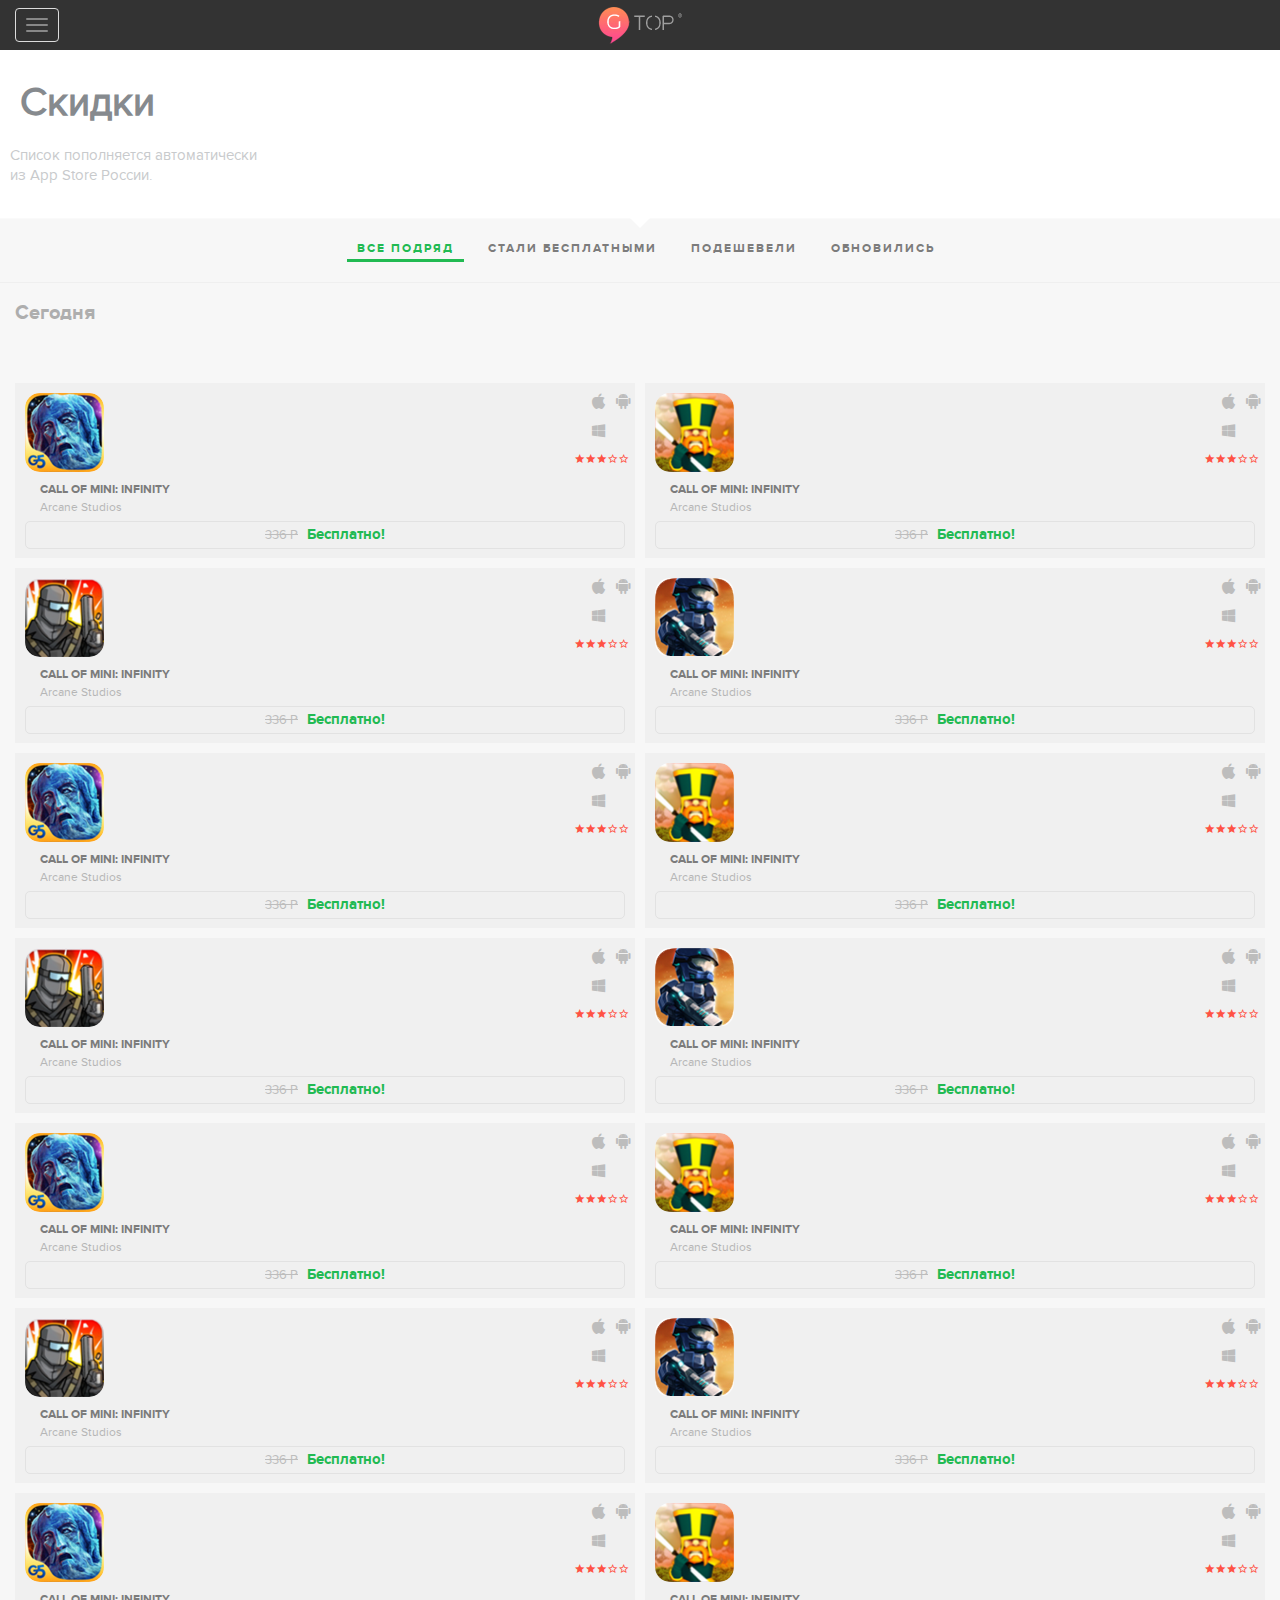
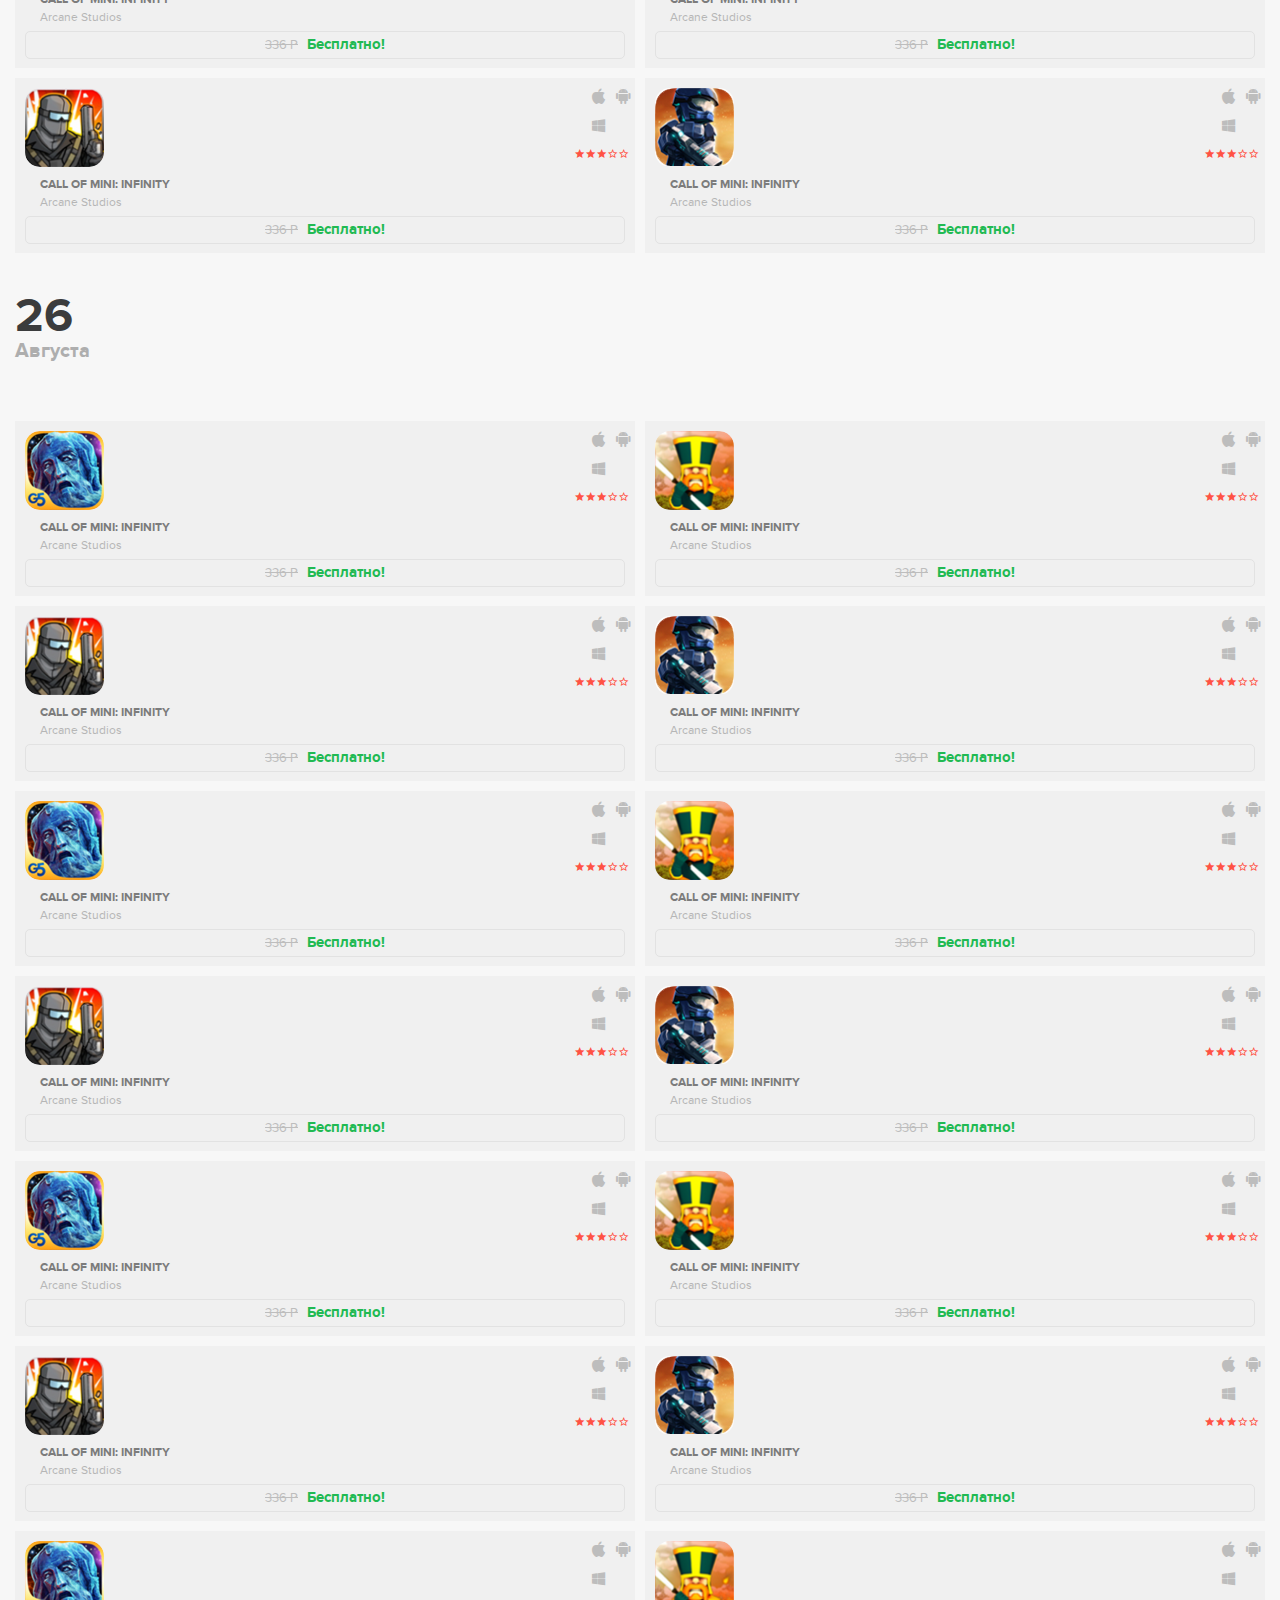
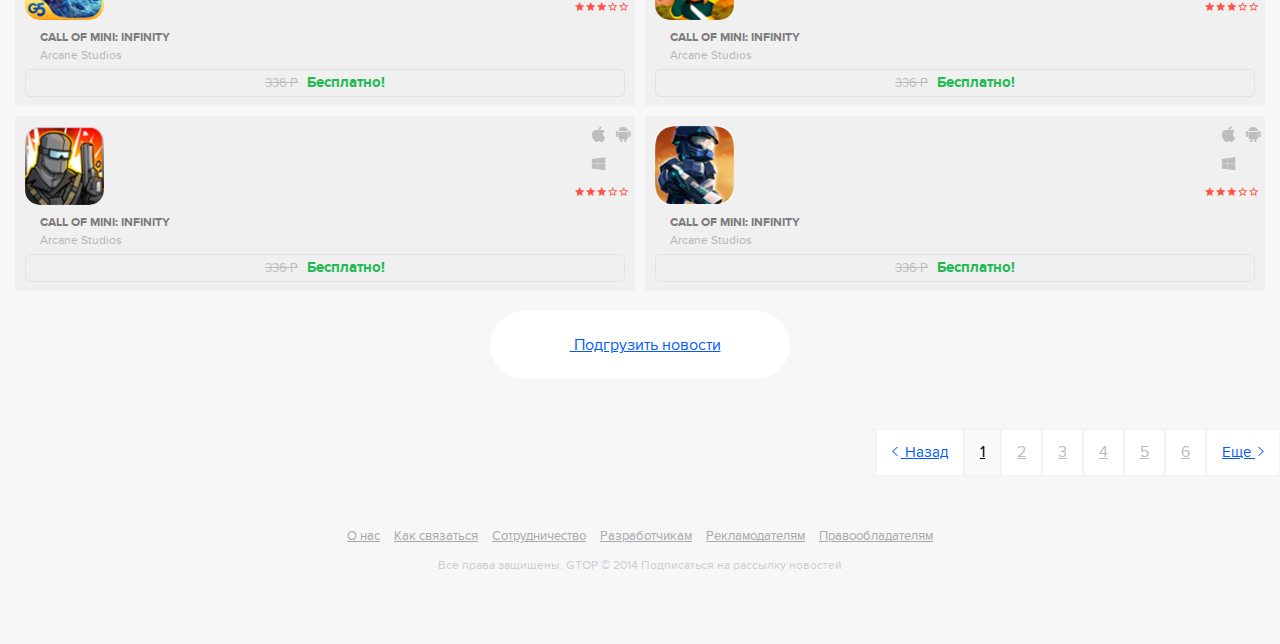
<file: discount.html>
<!DOCTYPE html>
<!--[if lt IE 7]>      <html class="no-js lt-ie9 lt-ie8 lt-ie7"> <![endif]-->
<!--[if IE 7]>         <html class="no-js lt-ie9 lt-ie8"> <![endif]-->
<!--[if IE 8]>         <html class="no-js lt-ie9"> <![endif]-->
<!--[if gt IE 8]><!--> <html class="no-js"> <!--<![endif]-->
<head>
	<meta charset="utf-8">
	<meta http-equiv="X-UA-Compatible" content="IE=edge,chrome=1">
	<title>gtop</title>
	<meta name="description" content="">
	<meta name="viewport" content="width=device-width, height=device-height, initial-scale=1.0, user-scalable=0, minimum-scale=1.0, maximum-scale=1.0">
<!-- 
	<link rel="stylesheet" href="css/bootstrap.min.css">
	<link rel="stylesheet" href="css/bootstrap-theme.min.css"> -->
<!-- 	<link rel="stylesheet" href="css/main.css"> -->

	<link rel="stylesheet/less" type="text/css" href="css/main.less" />
	<script src="js/vendor/less.js" type="text/javascript"></script>

	<!--[if lt IE 9]>
			<script src="js/vendor/html5-3.6-respond-1.1.0.min.js"></script>
	<![endif]-->
</head>
<body>
	<!--[if lt IE 8]>
			<p class="browsehappy">You are using an <strong>outdated</strong> browser. Please <a href="http://browsehappy.com/">upgrade your browser</a> to improve your experience.</p>
	<![endif]-->




	<div id="menu">
		<aside id="left-aside">
			<div class="top-aside">
				<a href="#" class="search-btn"><i></i></a>
				<a href="index.html" class="logo"><i></i></a>
			</div>
			<nav class="main-nav">
				<ul>
		            <li class="ios">
		                <a href="/" data-color="ios">
		                    <i class="category"></i>
							<span class="ico-block ion-social-apple"></span>	
		                    <span class="title">iOS</span>
		                </a>
		            </li>
		            <li class="android">
		                <a href="/" data-color="android">
		                    <i class="category"></i>
							<span class="ico-block ion-social-android"></span>	
		                    <span class="title">Android</span>
		                </a>
		            </li>
		            <li class="windows-phone">
		                <a href="/" data-color="windows-phone">
		                    <i class="category"></i>
							<span class="ico-block ion-social-windows"></span>		
		                    <span class="title">Windows Phone</span>
		                </a>
		            </li>
				</ul>
			</nav>

			<div id="logger" class="clearfix">
				<a href="#" class="logger-btn">
					<span class="img-block">
						<img src="img/pic-1.jpg" alt="">
					</span>
					<i class="ion-ios-arrow-down"></i>
				</a>
				<div class="logger-info">
					<div class="level">3</div>
					<ul>
						<li><i class="like ion-thumbsup"></i>2598</li>
						<li><i class="view ion-eye"></i>16342</li>
					</ul>
				</div>
				<div class="logger-dropdown">
					<h3>Кирилл Царевич</h3>
					<span>Профиль</span>
					<ul>
						<li><a href="#">Настройки</a></li>
						<li><a href="#">Помощь</a></li>
						<li class="exid"><a href="#">Выйти</a></li>
					</ul>
				</div>
			</div>
			<a  href="#" class="write-article">Написать статью</a>

			<div class="login-block">
				<ul>
					<li><a href="#">Войти</a></li>
					<li>
						<span>Еще не пишете обзоры?</span>
						<a href="#">Зарегеистрируйтесь</a>
					</li>
				</ul>
			</div>
		</aside>
	</div>

	<div id="topbar" class="slide">
		<a id="menu-button" href="#menu">
			<span></span>
			<span></span>
			<span></span>
		</a>
		<a class="logo" href="#"></a>
	</div>

	<div id="main" class="android container slide">
		<input id="color" type="hidden" value="android">
				
		<section id="content-block">

			<div class="discount-info">
				<h1>Скидки</h1>
				<p>Список пополняется автоматически <br/>из App Store России.</p>
			</div>

			<!-- Nav tabs -->
			<ul class="nav nav-tabs color" role="tablist">
				<li role="presentation" class="active"><a href="#discount-all" aria-controls="discount-all" role="tab" data-toggle="tab">ВСЕ ПОДРЯД</a></li>
				<li role="presentation"><a href="#discount-free" aria-controls="discount-free" role="tab" data-toggle="tab">СТАЛИ БЕСПЛАТНЫМИ</a></li>
				<li role="presentation"><a href="#discount-cheapened" aria-controls="discount-cheapened" role="tab" data-toggle="tab">ПОДЕШЕВЕЛИ</a></li>
				<li role="presentation"><a href="#discount-new" aria-controls="discount-new" role="tab" data-toggle="tab">ОБНОВИЛИСЬ</a></li>
			</ul>

			<!-- Tab panes -->
			<div class="tab-content">
				<div role="tabpanel" class="tab-pane active" id="discount-all">
					<div class="cont-articles">
						<div class="article-block news clearfix">
							<div class="day-new">
								<p>Сегодня</p>
							</div>

							<div class="article">
								<div class="arcade-list">
									<div class=" arcade-wrap">
										<div class="arcade">
											<div class="img-block">
												<img src="img/pic-44.jpg" alt="">
											</div>
											<div class="info-block">

												<ul class="platform">
													<li><a class="apple" href="#"></a></li>
													<li><a class="android" href="#"></a></li>
													<li><a class="windows-os" href="#"></a></li>
												</ul>
												<ul class="rating">
													<li><a class="active" href="#"></a></li>
													<li><a class="active" href="#"></a></li>
													<li><a class="active" href="#"></a></li>
													<li><a href="#"></a></li>
													<li><a href="#"></a></li>
												</ul>
											</div>

											<h3>CALL OF MINI: INFINITY</h3>
											<p class="category">Arcane Studios</p>
											<a href="#" class="price-btn">
												<span><s>336 P</s></span>
												<p class="free">Бесплатно!</p>
											</a>
										</div>
									</div>

									<div class=" arcade-wrap">
										<div class="arcade">
											<div class="img-block">
												<img src="img/pic-45.jpg" alt="">
											</div>
											<div class="info-block">

												<ul class="platform">
													<li><a class="apple" href="#"></a></li>
													<li><a class="android" href="#"></a></li>
													<li><a class="windows-os" href="#"></a></li>
												</ul>
												<ul class="rating">
													<li><a class="active" href="#"></a></li>
													<li><a class="active" href="#"></a></li>
													<li><a class="active" href="#"></a></li>
													<li><a href="#"></a></li>
													<li><a href="#"></a></li>
												</ul>
											</div>

											<h3>CALL OF MINI: INFINITY</h3>
											<p class="category">Arcane Studios</p>
											<a href="#" class="price-btn">
												<span><s>336 P</s></span>
												<p class="free">Бесплатно!</p>
											</a>
										</div>
									</div>

									<div class=" arcade-wrap">
										<div class="arcade">
											<div class="img-block">
												<img src="img/pic-46.jpg" alt="">
											</div>
											<div class="info-block">

												<ul class="platform">
													<li><a class="apple" href="#"></a></li>
													<li><a class="android" href="#"></a></li>
													<li><a class="windows-os" href="#"></a></li>
												</ul>
												<ul class="rating">
													<li><a class="active" href="#"></a></li>
													<li><a class="active" href="#"></a></li>
													<li><a class="active" href="#"></a></li>
													<li><a href="#"></a></li>
													<li><a href="#"></a></li>
												</ul>
											</div>

											<h3>CALL OF MINI: INFINITY</h3>
											<p class="category">Arcane Studios</p>
											<a href="#" class="price-btn">
												<span><s>336 P</s></span>
												<p class="free">Бесплатно!</p>
											</a>
										</div>
									</div>

									<div class=" arcade-wrap">
										<div class="arcade">
											<div class="img-block">
												<img src="img/pic-28.jpg" alt="">
											</div>
											<div class="info-block">

												<ul class="platform">
													<li><a class="apple" href="#"></a></li>
													<li><a class="android" href="#"></a></li>
													<li><a class="windows-os" href="#"></a></li>
												</ul>
												<ul class="rating">
													<li><a class="active" href="#"></a></li>
													<li><a class="active" href="#"></a></li>
													<li><a class="active" href="#"></a></li>
													<li><a href="#"></a></li>
													<li><a href="#"></a></li>
												</ul>
											</div>

											<h3>CALL OF MINI: INFINITY</h3>
											<p class="category">Arcane Studios</p>
											<a href="#" class="price-btn">
												<span><s>336 P</s></span>
												<p class="free">Бесплатно!</p>
											</a>
										</div>
									</div>

									<div class=" arcade-wrap">
										<div class="arcade">
											<div class="img-block">
												<img src="img/pic-44.jpg" alt="">
											</div>
											<div class="info-block">

												<ul class="platform">
													<li><a class="apple" href="#"></a></li>
													<li><a class="android" href="#"></a></li>
													<li><a class="windows-os" href="#"></a></li>
												</ul>
												<ul class="rating">
													<li><a class="active" href="#"></a></li>
													<li><a class="active" href="#"></a></li>
													<li><a class="active" href="#"></a></li>
													<li><a href="#"></a></li>
													<li><a href="#"></a></li>
												</ul>
											</div>

											<h3>CALL OF MINI: INFINITY</h3>
											<p class="category">Arcane Studios</p>
											<a href="#" class="price-btn">
												<span><s>336 P</s></span>
												<p class="free">Бесплатно!</p>
											</a>
										</div>
									</div>

									<div class=" arcade-wrap">
										<div class="arcade">
											<div class="img-block">
												<img src="img/pic-45.jpg" alt="">
											</div>
											<div class="info-block">

												<ul class="platform">
													<li><a class="apple" href="#"></a></li>
													<li><a class="android" href="#"></a></li>
													<li><a class="windows-os" href="#"></a></li>
												</ul>
												<ul class="rating">
													<li><a class="active" href="#"></a></li>
													<li><a class="active" href="#"></a></li>
													<li><a class="active" href="#"></a></li>
													<li><a href="#"></a></li>
													<li><a href="#"></a></li>
												</ul>
											</div>

											<h3>CALL OF MINI: INFINITY</h3>
											<p class="category">Arcane Studios</p>
											<a href="#" class="price-btn">
												<span><s>336 P</s></span>
												<p class="free">Бесплатно!</p>
											</a>
										</div>
									</div>

									<div class=" arcade-wrap">
										<div class="arcade">
											<div class="img-block">
												<img src="img/pic-46.jpg" alt="">
											</div>
											<div class="info-block">

												<ul class="platform">
													<li><a class="apple" href="#"></a></li>
													<li><a class="android" href="#"></a></li>
													<li><a class="windows-os" href="#"></a></li>
												</ul>
												<ul class="rating">
													<li><a class="active" href="#"></a></li>
													<li><a class="active" href="#"></a></li>
													<li><a class="active" href="#"></a></li>
													<li><a href="#"></a></li>
													<li><a href="#"></a></li>
												</ul>
											</div>

											<h3>CALL OF MINI: INFINITY</h3>
											<p class="category">Arcane Studios</p>
											<a href="#" class="price-btn">
												<span><s>336 P</s></span>
												<p class="free">Бесплатно!</p>
											</a>
										</div>
									</div>

									<div class=" arcade-wrap">
										<div class="arcade">
											<div class="img-block">
												<img src="img/pic-28.jpg" alt="">
											</div>
											<div class="info-block">

												<ul class="platform">
													<li><a class="apple" href="#"></a></li>
													<li><a class="android" href="#"></a></li>
													<li><a class="windows-os" href="#"></a></li>
												</ul>
												<ul class="rating">
													<li><a class="active" href="#"></a></li>
													<li><a class="active" href="#"></a></li>
													<li><a class="active" href="#"></a></li>
													<li><a href="#"></a></li>
													<li><a href="#"></a></li>
												</ul>
											</div>

											<h3>CALL OF MINI: INFINITY</h3>
											<p class="category">Arcane Studios</p>
											<a href="#" class="price-btn">
												<span><s>336 P</s></span>
												<p class="free">Бесплатно!</p>
											</a>
										</div>
									</div>

									<div class=" arcade-wrap">
										<div class="arcade">
											<div class="img-block">
												<img src="img/pic-44.jpg" alt="">
											</div>
											<div class="info-block">

												<ul class="platform">
													<li><a class="apple" href="#"></a></li>
													<li><a class="android" href="#"></a></li>
													<li><a class="windows-os" href="#"></a></li>
												</ul>
												<ul class="rating">
													<li><a class="active" href="#"></a></li>
													<li><a class="active" href="#"></a></li>
													<li><a class="active" href="#"></a></li>
													<li><a href="#"></a></li>
													<li><a href="#"></a></li>
												</ul>
											</div>

											<h3>CALL OF MINI: INFINITY</h3>
											<p class="category">Arcane Studios</p>
											<a href="#" class="price-btn">
												<span><s>336 P</s></span>
												<p class="free">Бесплатно!</p>
											</a>
										</div>
									</div>

									<div class=" arcade-wrap">
										<div class="arcade">
											<div class="img-block">
												<img src="img/pic-45.jpg" alt="">
											</div>
											<div class="info-block">

												<ul class="platform">
													<li><a class="apple" href="#"></a></li>
													<li><a class="android" href="#"></a></li>
													<li><a class="windows-os" href="#"></a></li>
												</ul>
												<ul class="rating">
													<li><a class="active" href="#"></a></li>
													<li><a class="active" href="#"></a></li>
													<li><a class="active" href="#"></a></li>
													<li><a href="#"></a></li>
													<li><a href="#"></a></li>
												</ul>
											</div>

											<h3>CALL OF MINI: INFINITY</h3>
											<p class="category">Arcane Studios</p>
											<a href="#" class="price-btn">
												<span><s>336 P</s></span>
												<p class="free">Бесплатно!</p>
											</a>
										</div>
									</div>

									<div class=" arcade-wrap">
										<div class="arcade">
											<div class="img-block">
												<img src="img/pic-46.jpg" alt="">
											</div>
											<div class="info-block">

												<ul class="platform">
													<li><a class="apple" href="#"></a></li>
													<li><a class="android" href="#"></a></li>
													<li><a class="windows-os" href="#"></a></li>
												</ul>
												<ul class="rating">
													<li><a class="active" href="#"></a></li>
													<li><a class="active" href="#"></a></li>
													<li><a class="active" href="#"></a></li>
													<li><a href="#"></a></li>
													<li><a href="#"></a></li>
												</ul>
											</div>

											<h3>CALL OF MINI: INFINITY</h3>
											<p class="category">Arcane Studios</p>
											<a href="#" class="price-btn">
												<span><s>336 P</s></span>
												<p class="free">Бесплатно!</p>
											</a>
										</div>
									</div>

									<div class=" arcade-wrap">
										<div class="arcade">
											<div class="img-block">
												<img src="img/pic-28.jpg" alt="">
											</div>
											<div class="info-block">

												<ul class="platform">
													<li><a class="apple" href="#"></a></li>
													<li><a class="android" href="#"></a></li>
													<li><a class="windows-os" href="#"></a></li>
												</ul>
												<ul class="rating">
													<li><a class="active" href="#"></a></li>
													<li><a class="active" href="#"></a></li>
													<li><a class="active" href="#"></a></li>
													<li><a href="#"></a></li>
													<li><a href="#"></a></li>
												</ul>
											</div>

											<h3>CALL OF MINI: INFINITY</h3>
											<p class="category">Arcane Studios</p>
											<a href="#" class="price-btn">
												<span><s>336 P</s></span>
												<p class="free">Бесплатно!</p>
											</a>
										</div>
									</div>

									<div class=" arcade-wrap">
										<div class="arcade">
											<div class="img-block">
												<img src="img/pic-44.jpg" alt="">
											</div>
											<div class="info-block">

												<ul class="platform">
													<li><a class="apple" href="#"></a></li>
													<li><a class="android" href="#"></a></li>
													<li><a class="windows-os" href="#"></a></li>
												</ul>
												<ul class="rating">
													<li><a class="active" href="#"></a></li>
													<li><a class="active" href="#"></a></li>
													<li><a class="active" href="#"></a></li>
													<li><a href="#"></a></li>
													<li><a href="#"></a></li>
												</ul>
											</div>

											<h3>CALL OF MINI: INFINITY</h3>
											<p class="category">Arcane Studios</p>
											<a href="#" class="price-btn">
												<span><s>336 P</s></span>
												<p class="free">Бесплатно!</p>
											</a>
										</div>
									</div>

									<div class=" arcade-wrap">
										<div class="arcade">
											<div class="img-block">
												<img src="img/pic-45.jpg" alt="">
											</div>
											<div class="info-block">

												<ul class="platform">
													<li><a class="apple" href="#"></a></li>
													<li><a class="android" href="#"></a></li>
													<li><a class="windows-os" href="#"></a></li>
												</ul>
												<ul class="rating">
													<li><a class="active" href="#"></a></li>
													<li><a class="active" href="#"></a></li>
													<li><a class="active" href="#"></a></li>
													<li><a href="#"></a></li>
													<li><a href="#"></a></li>
												</ul>
											</div>

											<h3>CALL OF MINI: INFINITY</h3>
											<p class="category">Arcane Studios</p>
											<a href="#" class="price-btn">
												<span><s>336 P</s></span>
												<p class="free">Бесплатно!</p>
											</a>
										</div>
									</div>

									<div class=" arcade-wrap">
										<div class="arcade">
											<div class="img-block">
												<img src="img/pic-46.jpg" alt="">
											</div>
											<div class="info-block">

												<ul class="platform">
													<li><a class="apple" href="#"></a></li>
													<li><a class="android" href="#"></a></li>
													<li><a class="windows-os" href="#"></a></li>
												</ul>
												<ul class="rating">
													<li><a class="active" href="#"></a></li>
													<li><a class="active" href="#"></a></li>
													<li><a class="active" href="#"></a></li>
													<li><a href="#"></a></li>
													<li><a href="#"></a></li>
												</ul>
											</div>

											<h3>CALL OF MINI: INFINITY</h3>
											<p class="category">Arcane Studios</p>
											<a href="#" class="price-btn">
												<span><s>336 P</s></span>
												<p class="free">Бесплатно!</p>
											</a>
										</div>
									</div>

									<div class=" arcade-wrap">
										<div class="arcade">
											<div class="img-block">
												<img src="img/pic-28.jpg" alt="">
											</div>
											<div class="info-block">

												<ul class="platform">
													<li><a class="apple" href="#"></a></li>
													<li><a class="android" href="#"></a></li>
													<li><a class="windows-os" href="#"></a></li>
												</ul>
												<ul class="rating">
													<li><a class="active" href="#"></a></li>
													<li><a class="active" href="#"></a></li>
													<li><a class="active" href="#"></a></li>
													<li><a href="#"></a></li>
													<li><a href="#"></a></li>
												</ul>
											</div>

											<h3>CALL OF MINI: INFINITY</h3>
											<p class="category">Arcane Studios</p>
											<a href="#" class="price-btn">
												<span><s>336 P</s></span>
												<p class="free">Бесплатно!</p>
											</a>
										</div>
									</div>
								</div>
							</div>
						</div>

						<div class="article-block news clearfix">							
							<div class="day-new">
								<p><span>26</span>Августа</p>
							</div>
							<div class="article">	
								<div class="arcade-list">
									<div class="arcade-wrap">
										<div class="arcade">
											<div class="img-block">
												<img src="img/pic-44.jpg" alt="">
											</div>
											<div class="info-block">

												<ul class="platform">
													<li><a class="apple" href="#"></a></li>
													<li><a class="android" href="#"></a></li>
													<li><a class="windows-os" href="#"></a></li>
												</ul>
												<ul class="rating">
													<li><a class="active" href="#"></a></li>
													<li><a class="active" href="#"></a></li>
													<li><a class="active" href="#"></a></li>
													<li><a href="#"></a></li>
													<li><a href="#"></a></li>
												</ul>
											</div>

											<h3>CALL OF MINI: INFINITY</h3>
											<p class="category">Arcane Studios</p>
											<a href="#" class="price-btn">
												<span><s>336 P</s></span>
												<p class="free">Бесплатно!</p>
											</a>
										</div>
									</div>

									<div class="arcade-wrap">
										<div class="arcade">
											<div class="img-block">
												<img src="img/pic-45.jpg" alt="">
											</div>
											<div class="info-block">

												<ul class="platform">
													<li><a class="apple" href="#"></a></li>
													<li><a class="android" href="#"></a></li>
													<li><a class="windows-os" href="#"></a></li>
												</ul>
												<ul class="rating">
													<li><a class="active" href="#"></a></li>
													<li><a class="active" href="#"></a></li>
													<li><a class="active" href="#"></a></li>
													<li><a href="#"></a></li>
													<li><a href="#"></a></li>
												</ul>
											</div>

											<h3>CALL OF MINI: INFINITY</h3>
											<p class="category">Arcane Studios</p>
											<a href="#" class="price-btn">
												<span><s>336 P</s></span>
												<p class="free">Бесплатно!</p>
											</a>
										</div>
									</div>

									<div class="arcade-wrap">
										<div class="arcade">
											<div class="img-block">
												<img src="img/pic-46.jpg" alt="">
											</div>
											<div class="info-block">

												<ul class="platform">
													<li><a class="apple" href="#"></a></li>
													<li><a class="android" href="#"></a></li>
													<li><a class="windows-os" href="#"></a></li>
												</ul>
												<ul class="rating">
													<li><a class="active" href="#"></a></li>
													<li><a class="active" href="#"></a></li>
													<li><a class="active" href="#"></a></li>
													<li><a href="#"></a></li>
													<li><a href="#"></a></li>
												</ul>
											</div>

											<h3>CALL OF MINI: INFINITY</h3>
											<p class="category">Arcane Studios</p>
											<a href="#" class="price-btn">
												<span><s>336 P</s></span>
												<p class="free">Бесплатно!</p>
											</a>
										</div>
									</div>

									<div class="arcade-wrap">
										<div class="arcade">
											<div class="img-block">
												<img src="img/pic-28.jpg" alt="">
											</div>
											<div class="info-block">

												<ul class="platform">
													<li><a class="apple" href="#"></a></li>
													<li><a class="android" href="#"></a></li>
													<li><a class="windows-os" href="#"></a></li>
												</ul>
												<ul class="rating">
													<li><a class="active" href="#"></a></li>
													<li><a class="active" href="#"></a></li>
													<li><a class="active" href="#"></a></li>
													<li><a href="#"></a></li>
													<li><a href="#"></a></li>
												</ul>
											</div>

											<h3>CALL OF MINI: INFINITY</h3>
											<p class="category">Arcane Studios</p>
											<a href="#" class="price-btn">
												<span><s>336 P</s></span>
												<p class="free">Бесплатно!</p>
											</a>
										</div>
									</div>

									<div class="arcade-wrap">
										<div class="arcade">
											<div class="img-block">
												<img src="img/pic-44.jpg" alt="">
											</div>
											<div class="info-block">

												<ul class="platform">
													<li><a class="apple" href="#"></a></li>
													<li><a class="android" href="#"></a></li>
													<li><a class="windows-os" href="#"></a></li>
												</ul>
												<ul class="rating">
													<li><a class="active" href="#"></a></li>
													<li><a class="active" href="#"></a></li>
													<li><a class="active" href="#"></a></li>
													<li><a href="#"></a></li>
													<li><a href="#"></a></li>
												</ul>
											</div>

											<h3>CALL OF MINI: INFINITY</h3>
											<p class="category">Arcane Studios</p>
											<a href="#" class="price-btn">
												<span><s>336 P</s></span>
												<p class="free">Бесплатно!</p>
											</a>
										</div>
									</div>

									<div class="arcade-wrap">
										<div class="arcade">
											<div class="img-block">
												<img src="img/pic-45.jpg" alt="">
											</div>
											<div class="info-block">

												<ul class="platform">
													<li><a class="apple" href="#"></a></li>
													<li><a class="android" href="#"></a></li>
													<li><a class="windows-os" href="#"></a></li>
												</ul>
												<ul class="rating">
													<li><a class="active" href="#"></a></li>
													<li><a class="active" href="#"></a></li>
													<li><a class="active" href="#"></a></li>
													<li><a href="#"></a></li>
													<li><a href="#"></a></li>
												</ul>
											</div>

											<h3>CALL OF MINI: INFINITY</h3>
											<p class="category">Arcane Studios</p>
											<a href="#" class="price-btn">
												<span><s>336 P</s></span>
												<p class="free">Бесплатно!</p>
											</a>
										</div>
									</div>

									<div class="arcade-wrap">
										<div class="arcade">
											<div class="img-block">
												<img src="img/pic-46.jpg" alt="">
											</div>
											<div class="info-block">

												<ul class="platform">
													<li><a class="apple" href="#"></a></li>
													<li><a class="android" href="#"></a></li>
													<li><a class="windows-os" href="#"></a></li>
												</ul>
												<ul class="rating">
													<li><a class="active" href="#"></a></li>
													<li><a class="active" href="#"></a></li>
													<li><a class="active" href="#"></a></li>
													<li><a href="#"></a></li>
													<li><a href="#"></a></li>
												</ul>
											</div>

											<h3>CALL OF MINI: INFINITY</h3>
											<p class="category">Arcane Studios</p>
											<a href="#" class="price-btn">
												<span><s>336 P</s></span>
												<p class="free">Бесплатно!</p>
											</a>
										</div>
									</div>

									<div class="arcade-wrap">
										<div class="arcade">
											<div class="img-block">
												<img src="img/pic-28.jpg" alt="">
											</div>
											<div class="info-block">

												<ul class="platform">
													<li><a class="apple" href="#"></a></li>
													<li><a class="android" href="#"></a></li>
													<li><a class="windows-os" href="#"></a></li>
												</ul>
												<ul class="rating">
													<li><a class="active" href="#"></a></li>
													<li><a class="active" href="#"></a></li>
													<li><a class="active" href="#"></a></li>
													<li><a href="#"></a></li>
													<li><a href="#"></a></li>
												</ul>
											</div>

											<h3>CALL OF MINI: INFINITY</h3>
											<p class="category">Arcane Studios</p>
											<a href="#" class="price-btn">
												<span><s>336 P</s></span>
												<p class="free">Бесплатно!</p>
											</a>
										</div>
									</div>

									<div class="arcade-wrap">
										<div class="arcade">
											<div class="img-block">
												<img src="img/pic-44.jpg" alt="">
											</div>
											<div class="info-block">

												<ul class="platform">
													<li><a class="apple" href="#"></a></li>
													<li><a class="android" href="#"></a></li>
													<li><a class="windows-os" href="#"></a></li>
												</ul>
												<ul class="rating">
													<li><a class="active" href="#"></a></li>
													<li><a class="active" href="#"></a></li>
													<li><a class="active" href="#"></a></li>
													<li><a href="#"></a></li>
													<li><a href="#"></a></li>
												</ul>
											</div>

											<h3>CALL OF MINI: INFINITY</h3>
											<p class="category">Arcane Studios</p>
											<a href="#" class="price-btn">
												<span><s>336 P</s></span>
												<p class="free">Бесплатно!</p>
											</a>
										</div>
									</div>

									<div class="arcade-wrap">
										<div class="arcade">
											<div class="img-block">
												<img src="img/pic-45.jpg" alt="">
											</div>
											<div class="info-block">

												<ul class="platform">
													<li><a class="apple" href="#"></a></li>
													<li><a class="android" href="#"></a></li>
													<li><a class="windows-os" href="#"></a></li>
												</ul>
												<ul class="rating">
													<li><a class="active" href="#"></a></li>
													<li><a class="active" href="#"></a></li>
													<li><a class="active" href="#"></a></li>
													<li><a href="#"></a></li>
													<li><a href="#"></a></li>
												</ul>
											</div>

											<h3>CALL OF MINI: INFINITY</h3>
											<p class="category">Arcane Studios</p>
											<a href="#" class="price-btn">
												<span><s>336 P</s></span>
												<p class="free">Бесплатно!</p>
											</a>
										</div>
									</div>

									<div class="arcade-wrap">
										<div class="arcade">
											<div class="img-block">
												<img src="img/pic-46.jpg" alt="">
											</div>
											<div class="info-block">

												<ul class="platform">
													<li><a class="apple" href="#"></a></li>
													<li><a class="android" href="#"></a></li>
													<li><a class="windows-os" href="#"></a></li>
												</ul>
												<ul class="rating">
													<li><a class="active" href="#"></a></li>
													<li><a class="active" href="#"></a></li>
													<li><a class="active" href="#"></a></li>
													<li><a href="#"></a></li>
													<li><a href="#"></a></li>
												</ul>
											</div>

											<h3>CALL OF MINI: INFINITY</h3>
											<p class="category">Arcane Studios</p>
											<a href="#" class="price-btn">
												<span><s>336 P</s></span>
												<p class="free">Бесплатно!</p>
											</a>
										</div>
									</div>

									<div class="arcade-wrap">
										<div class="arcade">
											<div class="img-block">
												<img src="img/pic-28.jpg" alt="">
											</div>
											<div class="info-block">

												<ul class="platform">
													<li><a class="apple" href="#"></a></li>
													<li><a class="android" href="#"></a></li>
													<li><a class="windows-os" href="#"></a></li>
												</ul>
												<ul class="rating">
													<li><a class="active" href="#"></a></li>
													<li><a class="active" href="#"></a></li>
													<li><a class="active" href="#"></a></li>
													<li><a href="#"></a></li>
													<li><a href="#"></a></li>
												</ul>
											</div>

											<h3>CALL OF MINI: INFINITY</h3>
											<p class="category">Arcane Studios</p>
											<a href="#" class="price-btn">
												<span><s>336 P</s></span>
												<p class="free">Бесплатно!</p>
											</a>
										</div>
									</div>

									<div class="arcade-wrap">
										<div class="arcade">
											<div class="img-block">
												<img src="img/pic-44.jpg" alt="">
											</div>
											<div class="info-block">

												<ul class="platform">
													<li><a class="apple" href="#"></a></li>
													<li><a class="android" href="#"></a></li>
													<li><a class="windows-os" href="#"></a></li>
												</ul>
												<ul class="rating">
													<li><a class="active" href="#"></a></li>
													<li><a class="active" href="#"></a></li>
													<li><a class="active" href="#"></a></li>
													<li><a href="#"></a></li>
													<li><a href="#"></a></li>
												</ul>
											</div>

											<h3>CALL OF MINI: INFINITY</h3>
											<p class="category">Arcane Studios</p>
											<a href="#" class="price-btn">
												<span><s>336 P</s></span>
												<p class="free">Бесплатно!</p>
											</a>
										</div>
									</div>

									<div class="arcade-wrap">
										<div class="arcade">
											<div class="img-block">
												<img src="img/pic-45.jpg" alt="">
											</div>
											<div class="info-block">

												<ul class="platform">
													<li><a class="apple" href="#"></a></li>
													<li><a class="android" href="#"></a></li>
													<li><a class="windows-os" href="#"></a></li>
												</ul>
												<ul class="rating">
													<li><a class="active" href="#"></a></li>
													<li><a class="active" href="#"></a></li>
													<li><a class="active" href="#"></a></li>
													<li><a href="#"></a></li>
													<li><a href="#"></a></li>
												</ul>
											</div>

											<h3>CALL OF MINI: INFINITY</h3>
											<p class="category">Arcane Studios</p>
											<a href="#" class="price-btn">
												<span><s>336 P</s></span>
												<p class="free">Бесплатно!</p>
											</a>
										</div>
									</div>

									<div class="arcade-wrap">
										<div class="arcade">
											<div class="img-block">
												<img src="img/pic-46.jpg" alt="">
											</div>
											<div class="info-block">

												<ul class="platform">
													<li><a class="apple" href="#"></a></li>
													<li><a class="android" href="#"></a></li>
													<li><a class="windows-os" href="#"></a></li>
												</ul>
												<ul class="rating">
													<li><a class="active" href="#"></a></li>
													<li><a class="active" href="#"></a></li>
													<li><a class="active" href="#"></a></li>
													<li><a href="#"></a></li>
													<li><a href="#"></a></li>
												</ul>
											</div>

											<h3>CALL OF MINI: INFINITY</h3>
											<p class="category">Arcane Studios</p>
											<a href="#" class="price-btn">
												<span><s>336 P</s></span>
												<p class="free">Бесплатно!</p>
											</a>
										</div>
									</div>

									<div class="arcade-wrap">
										<div class="arcade">
											<div class="img-block">
												<img src="img/pic-28.jpg" alt="">
											</div>
											<div class="info-block">

												<ul class="platform">
													<li><a class="apple" href="#"></a></li>
													<li><a class="android" href="#"></a></li>
													<li><a class="windows-os" href="#"></a></li>
												</ul>
												<ul class="rating">
													<li><a class="active" href="#"></a></li>
													<li><a class="active" href="#"></a></li>
													<li><a class="active" href="#"></a></li>
													<li><a href="#"></a></li>
													<li><a href="#"></a></li>
												</ul>
											</div>

											<h3>CALL OF MINI: INFINITY</h3>
											<p class="category">Arcane Studios</p>
											<a href="#" class="price-btn">
												<span><s>336 P</s></span>
												<p class="free">Бесплатно!</p>
											</a>
										</div>
									</div>
								</div>
							</div>
						</div>

						<a class="add-news" href="#">
							<i></i>
							Подгрузить новости
						</a>
						<div class="clearfix"></div>

						<nav class="pagination-cont">
							<ul class="pagination">
								<li class="prev"><a href="#"><i></i> Назад</a></li>
								<li class="active"><a href="#">1</a></li>
								<li><a href="#">2</a></li>
								<li><a href="#">3</a></li>
								<li><a href="#">4</a></li>
								<li><a href="#">5</a></li>
								<li><a href="#">6</a></li>
								<li class="next"><a href="#">Еще <i></i></a></li>
							</ul>
						</nav>

					</div>
				</div>
				<div role="tabpanel" class="tab-pane" id="discount-free">2</div>
				<div role="tabpanel" class="tab-pane" id="discount-cheapened">3</div>
				<div role="tabpanel" class="tab-pane" id="discount-new">4</div>
			</div>
			
			<div class="pre-footer">
				<footer id="footer">
					<nav>
						<a href="#">О нас</a>
						<a href="#">Как связаться</a>
						<a href="#">Сотрудничество</a>
						<a href="#">Разработчикам</a>
						<a href="#">Рекламодателям</a>
						<a href="#">Правообладателям</a>
					</nav>
					<p>Все права защищены. GTOP © 2014 Подписаться на рассылку новостей  </p>

					<ul>
						<li><a class="fb" href="#"></a></li>
						<li><a class="tw" href="#"></a></li>
						<li><a class="gp" href="#"></a></li>
						<li><a class="in" href="#"></a></li>
						<li><a class="yt" href="#"></a></li>
						<li><a class="vk" href="#"></a></li>
					</ul>
				</footer>
			</div>
		</section>
	</div><!-- /.container -->
	<script src="js/vendor/jquery-1.11.1.min.js"></script>
	<script src="js/vendor/jquery.mmenu.min.all.js"></script>
	<script src="js/main.js"></script>
</body>
</html>
</file>
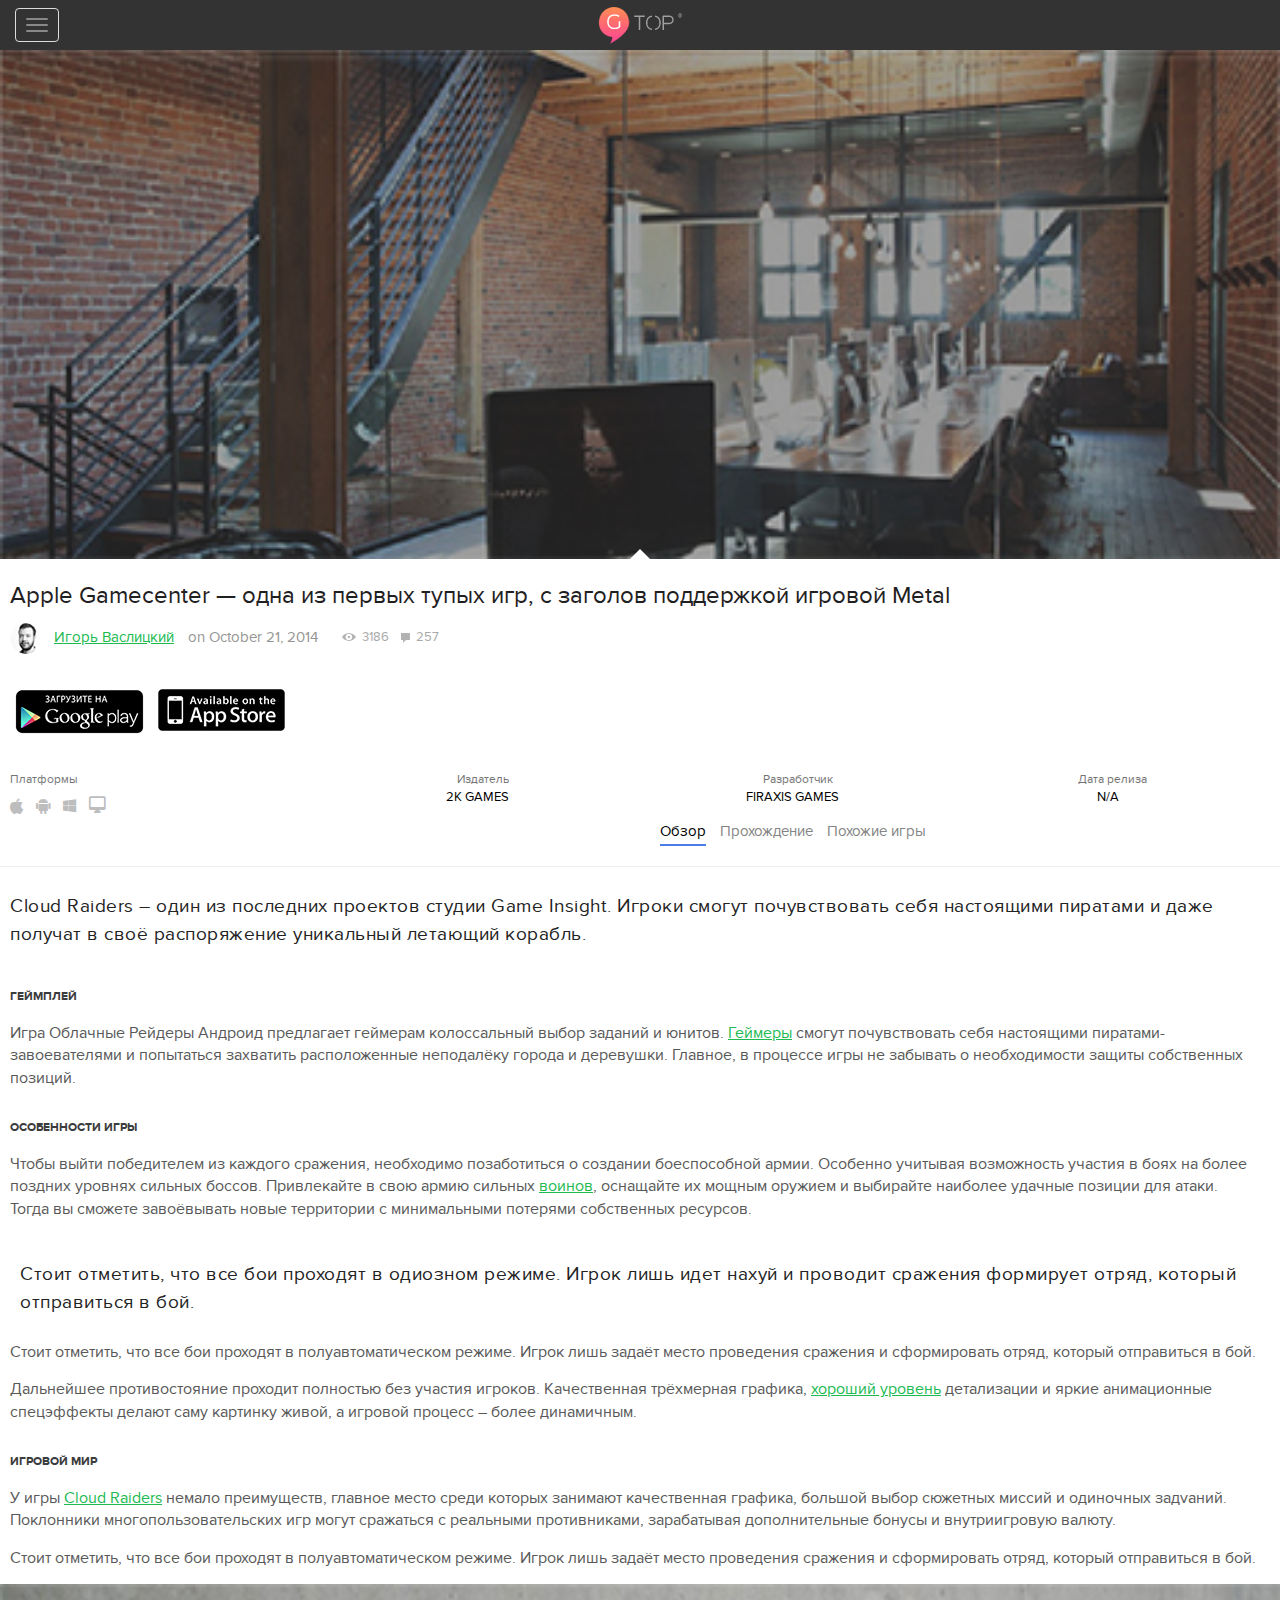
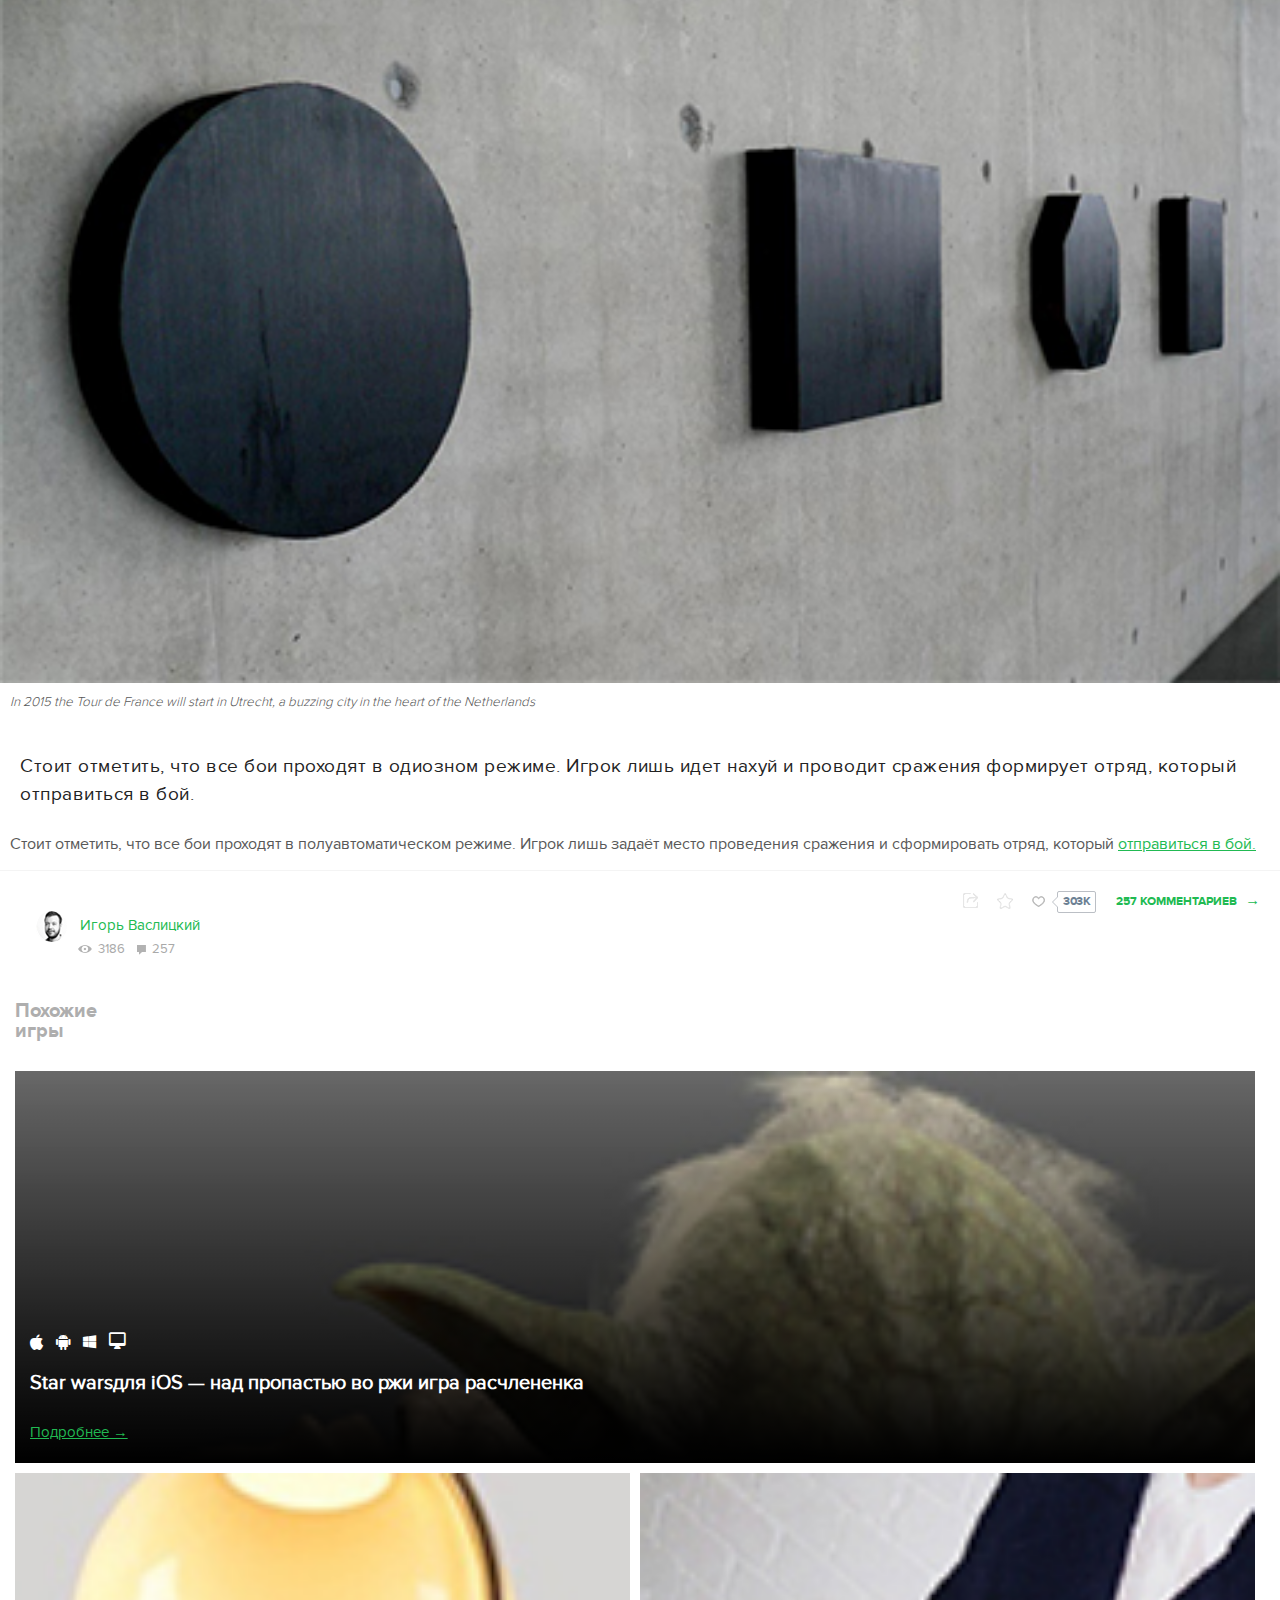
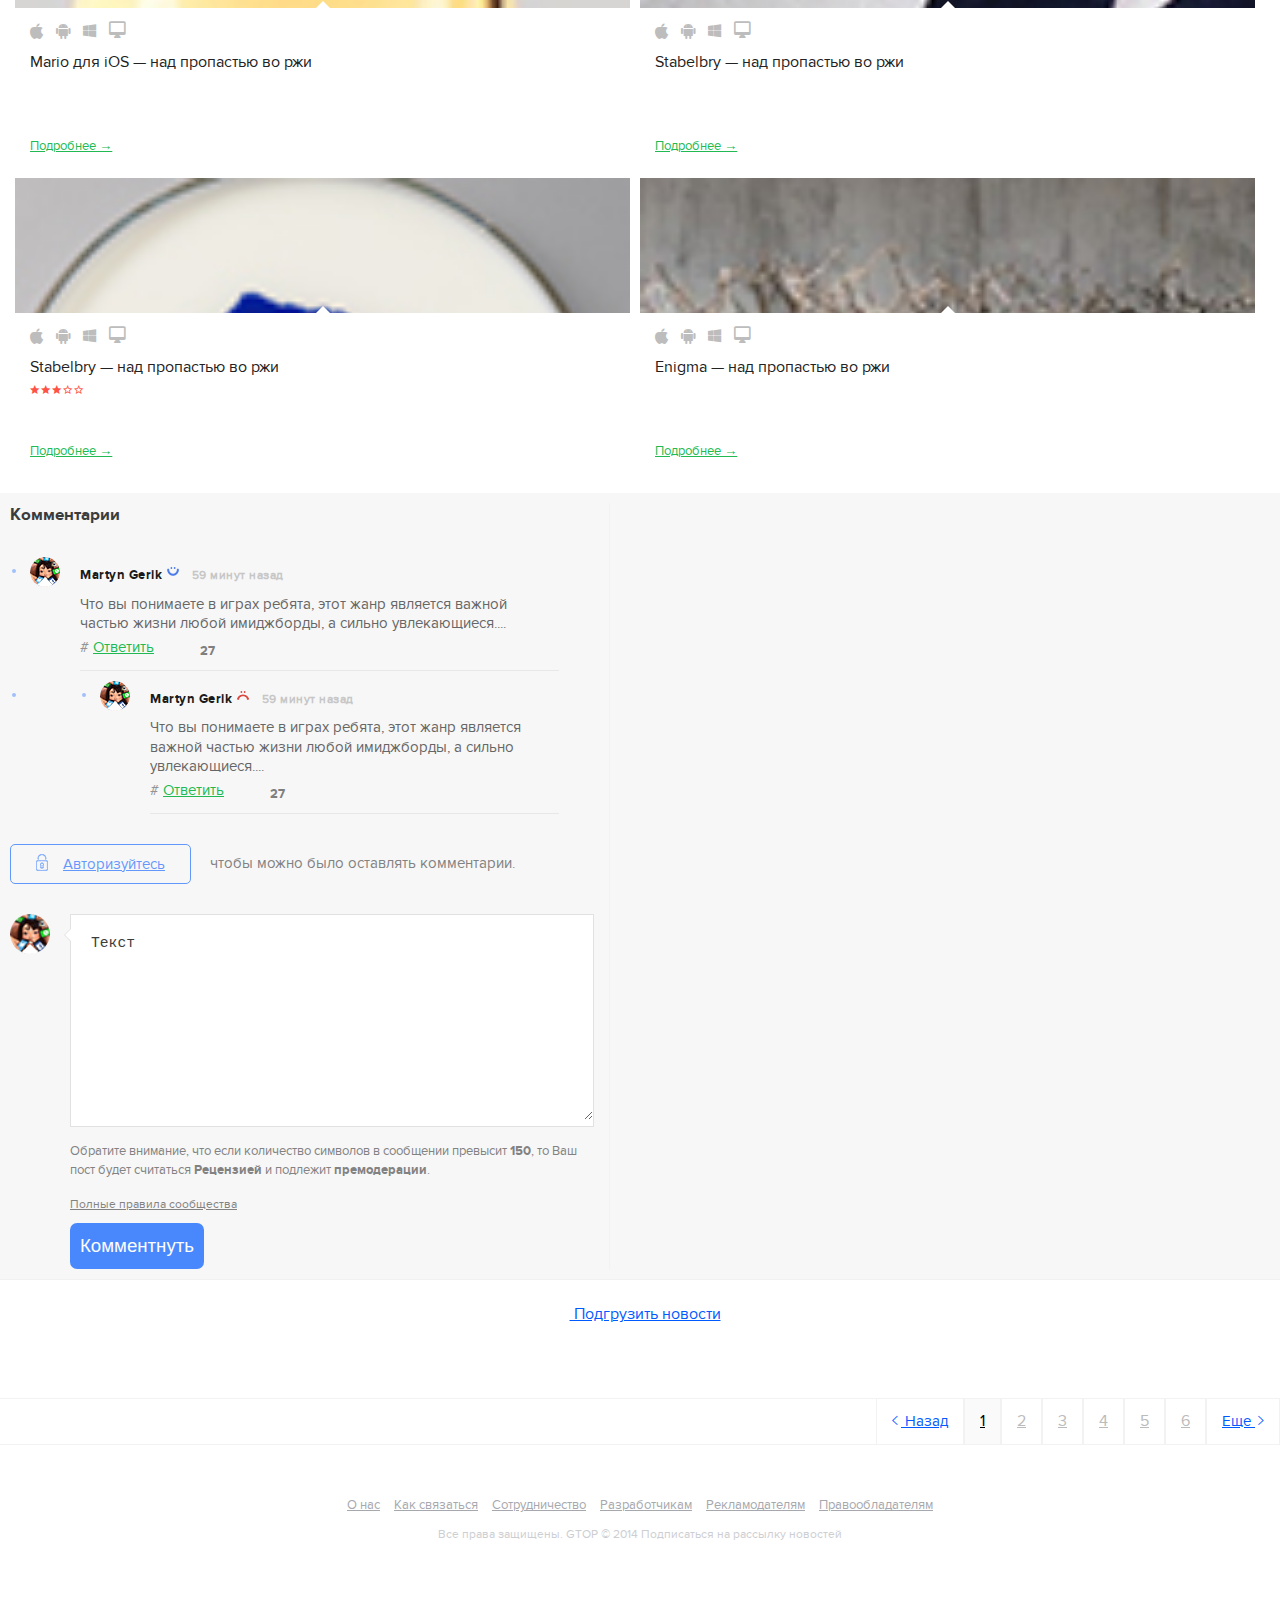
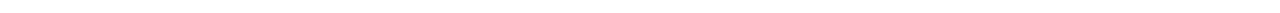
<file: new.html>
<!DOCTYPE html>
<!--[if lt IE 7]>      <html class="no-js lt-ie9 lt-ie8 lt-ie7"> <![endif]-->
<!--[if IE 7]>         <html class="no-js lt-ie9 lt-ie8"> <![endif]-->
<!--[if IE 8]>         <html class="no-js lt-ie9"> <![endif]-->
<!--[if gt IE 8]><!--> <html class="no-js"> <!--<![endif]-->
<head>
	<meta charset="utf-8">
	<meta http-equiv="X-UA-Compatible" content="IE=edge,chrome=1">
	<title>gtop</title>
	<meta name="description" content="">
	<meta name="viewport" content="width=device-width, height=device-height, initial-scale=1.0, user-scalable=0, minimum-scale=1.0, maximum-scale=1.0">
<!-- 
	<link rel="stylesheet" href="css/bootstrap.min.css">
	<link rel="stylesheet" href="css/bootstrap-theme.min.css"> -->
<!-- 	<link rel="stylesheet" href="css/main.css"> -->

	<link rel="stylesheet/less" type="text/css" href="css/main.less" />
	<script src="js/vendor/less.js" type="text/javascript"></script>

	<!--[if lt IE 9]>
			<script src="js/vendor/html5-3.6-respond-1.1.0.min.js"></script>
	<![endif]-->
</head>
<body>
	<!--[if lt IE 8]>
			<p class="browsehappy">You are using an <strong>outdated</strong> browser. Please <a href="http://browsehappy.com/">upgrade your browser</a> to improve your experience.</p>
	<![endif]-->




	<div id="menu">
		<aside id="left-aside">
			<div class="top-aside">
				<a href="#" class="search-btn"><i></i></a>
				<a href="index.html" class="logo"><i></i></a>
			</div>
			<nav class="main-nav">
				<ul>
		            <li class="ios">
		                <a href="/" data-color="ios">
		                    <i class="category"></i>
							<span class="ico-block ion-social-apple"></span>	
		                    <span class="title">iOS</span>
		                </a>
		            </li>
		            <li class="android">
		                <a href="/" data-color="android">
		                    <i class="category"></i>
							<span class="ico-block ion-social-android"></span>	
		                    <span class="title">Android</span>
		                </a>
		            </li>
		            <li class="windows-phone">
		                <a href="/" data-color="windows-phone">
		                    <i class="category"></i>
							<span class="ico-block ion-social-windows"></span>		
		                    <span class="title">Windows Phone</span>
		                </a>
		            </li>
				</ul>
			</nav>

			<div id="logger" class="clearfix">
				<a href="#" class="logger-btn">
					<span class="img-block">
						<img src="img/pic-1.jpg" alt="">
					</span>
					<i class="ion-ios-arrow-down"></i>
				</a>
				<div class="logger-info">
					<div class="level">3</div>
					<ul>
						<li><i class="like ion-thumbsup"></i>2598</li>
						<li><i class="view ion-eye"></i>16342</li>
					</ul>
				</div>
				<div class="logger-dropdown">
					<h3>Кирилл Царевич</h3>
					<span>Профиль</span>
					<ul>
						<li><a href="#">Настройки</a></li>
						<li><a href="#">Помощь</a></li>
						<li class="exid"><a href="#">Выйти</a></li>
					</ul>
				</div>
			</div>
			<a  href="#" class="write-article">Написать статью</a>

			<div class="login-block">
				<ul>
					<li><a href="#">Войти</a></li>
					<li>
						<span>Еще не пишете обзоры?</span>
						<a href="#">Зарегеистрируйтесь</a>
					</li>
				</ul>
			</div>
		</aside>
	</div>

	<div id="topbar" class="slide">
		<a id="menu-button" href="#menu">
			<span></span>
			<span></span>
			<span></span>
		</a>
		<a class="logo" href="#"></a>
	</div>

	<div id="main" class="android container slide">
		<input id="color" type="hidden" value="android">

		<section id="content-block" class="white">
			<div class="news-block">
				<div class="img-block widthout-text"><img class="full" src="img/pic-43.jpg" alt=""></div>

				<div class="new-title">
					<h2>Apple Gamecenter — одна из первых тупых игр, c заголов поддержкой игровой Metal</h2>

					<a class="author" href="#">
						<span><img src="img/pic-7.jpg" alt=""></span>Игорь Васлицкий
					</a>
					<span class="data">on October 21, 2014</span>

					<ul class="post-cont">
						<li><i class="view"></i>3186</li>
						<li><i class="comment"></i>257</li>
					</ul>
				</div>

				<div class="news-cont">
					<div class="article">
						<ul class="play-list">
							<li><a href="#"><img src="img/google-play.jpg" alt=""></a></li>
							<li><a href="#"><img src="img/app-store.jpg" alt=""></a></li>
						</ul>

						<ul class="info-new clearfix">
							<li>
								<span>Платформы</span>
								<ul class="platform">
									<li><a class="apple" href="#"></a></li>
									<li><a class="android" href="#"></a></li>
									<li><a class="windows-os" href="#"></a></li>
									<li><a class="pc" href="#"></a></li>
								</ul>

							</li>

							<li>
								<span>Издатель</span>
								<p>2K GAMES</p>
							</li>

							<li>
								<span>Разработчик</span>
								<p>FIRAXIS GAMES</p>
							</li>

							<li>
								<span>Дата релиза</span>
								<p>N/A</p>
							</li>
						</ul>
					</div>
				</div>


				<!--new tab block -->

				<div class="new-tabs-nav">
					<div class="article">								
						<ul class="nav nav-tabs" role="tablist">
							<li role="presentation" class="active">
								<a href="#overview" aria-controls="overview" role="tab" data-toggle="tab">Обзор</a>
							</li>
							<li role="presentation">
								<a href="#passage" aria-controls="passage" role="tab" data-toggle="tab">Прохождение</a>
							</li>
							<li role="presentation">
								<a href="#similar-games" aria-controls="similar-games" role="tab" data-toggle="tab">Похожие игры</a>
							</li>
						</ul>
					</div>
				</div>

				<div class="tab-content">
					<div role="tabpanel" class="tab-pane active new-tab-block" id="overview">

						<!-- blockquote-->
						<div class="blockquote-block">
							<blockquote>Cloud Raiders – один из последних проектов студии Game Insight. Игроки смогут почувствовать себя настоящими пиратами и даже получат в своё распоряжение уникальный летающий корабль.
							</blockquote>
						</div>
						<!-- END blockquote-->

						<!--text block-->
						<div class="article">
							<h4 class="title-text-block">Геймплей</h4>
							<p>
								Игра Облачные Рейдеры Андроид предлагает геймерам колоссальный выбор заданий и юнитов. <a href="#">Геймеры</a> смогут почувствовать себя настоящими пиратами-завоевателями и попытаться захватить расположенные неподалёку города и деревушки. Главное, в процессе игры не забывать о необходимости защиты собственных позиций.
							</p>
						</div>

						<!-- END text block-->
					</div>
					<div role="tabpanel" class="tab-pane" id="passage">second tab</div>
					<div role="tabpanel" class="tab-pane" id="similar-games">third tab</div>
				</div>

				<!--text block-->

				<div class="article">
					<h4 class="title-text-block">ОСОБЕННОСТИ ИГРЫ</h4>
					<p>
						Чтобы выйти победителем из каждого сражения, необходимо позаботиться о создании боеспособной армии. Особенно учитывая возможность участия в боях на более поздних уровнях сильных боссов. Привлекайте в свою армию сильных <a href="#">воинов</a>, оснащайте их мощным оружием и выбирайте наиболее удачные позиции для атаки. Тогда вы сможете завоёвывать новые территории с минимальными потерями собственных ресурсов.
					</p>
				</div>

				<!-- END text block-->

				<!-- blockquote-->
				<div class="blockquote-block">
					<div class="article">
						<blockquote>Стоит отметить, что все бои проходят в одиозном режиме. Игрок лишь идет нахуй и проводит сражения формирует отряд, который отправиться в бой. 
						</blockquote>

						<p>
							Стоит отметить, что все бои проходят в полуавтоматическом режиме. Игрок лишь задаёт место проведения сражения и сформировать отряд, который отправиться в бой. 
						</p>
						<p>
							Дальнейшее противостояние проходит полностью без участия игроков. Качественная трёхмерная графика, <a href="#">хороший уровень</a> детализации и яркие анимационные спецэффекты делают саму картинку живой, а игровой процесс – более динамичным.
						</p>
					</div>
				</div>
				<!-- END blockquote-->


				<!--text block-->

				<div class="article">
					<h4 class="title-text-block">ИГРОВОЙ МИР</h4>
					<p>
						У игры <a href="#">Cloud Raiders</a> немало преимуществ, главное место среди которых занимают качественная графика, большой выбор сюжетных миссий и одиночных задvаний. Поклонники многопользовательских игр могут сражаться с реальными противниками, зарабатывая дополнительные бонусы и внутриигровую валюту.
					</p>
					<p>
						Стоит отметить, что все бои проходят в полуавтоматическом режиме. Игрок лишь задаёт место проведения сражения и сформировать отряд, который отправиться в бой.
					</p>
				</div>

				<!-- END text block-->

				<img class="full" src="img/pic-41.jpg" alt="">

				<!--text block-->
				<div class="article">
					<p class="light">
						In 2015 the Tour de France will start in Utrecht, a buzzing city in the heart of the Netherlands
					</p>
				</div>

				<!-- END text block-->

				<!-- blockquote-->
				<div class="blockquote-block">
					<div class="article">
						<blockquote>Стоит отметить, что все бои проходят в одиозном режиме. Игрок лишь идет нахуй и проводит сражения формирует отряд, который отправиться в бой. 
						</blockquote>
						<p>
							Стоит отметить, что все бои проходят в полуавтоматическом режиме. Игрок лишь задаёт место проведения сражения и сформировать отряд, который <a href="#">отправиться в бой.</a> 
						</p>
					</div>
				</div>
				<!-- END blockquote-->

				<div class="likes-block">
					<a class="more-comments" href="#">257 комМЕнтариев  <span>→</span></a>					
					<ul class="like-wrap">
						<li><a class="enter" href="#"></a></li>
						<li><a class="star" href="#"></a></li>

						<li class="like">
							<a href="#"></a>
							<div>303k</div>
						</li>
					</ul>

					<a class="author" href="#">
						<span><img src="img/pic-7.jpg" alt=""></span>Игорь Васлицкий
					</a>
					<ul class="post-cont">
						<li><i class="view"></i>3186</li>
						<li><i class="comment"></i>257</li>
					</ul>

				</div>

				<div class="article-block news clearfix">					
					<div class="day-new">
						<p>Похожие<br/> игры</p>
					</div>
					
					<div class="article">
						<div class="main-new">
							<div class="img-block"><img src="img/pic-36.jpg" alt=""></div>

							<div class="text-block">
								<ul class="platform white">
									<li><a class="apple" href="#"></a></li>
									<li><a class="android" href="#"></a></li>
									<li><a class="windows-os" href="#"></a></li>
									<li><a class="pc" href="#"></a></li>
								</ul>
								<h3>Star warsдля iOS — над пропастью во ржи игра расчлененка</h3>
								<ul class="bottom">
									<li class="without-border">
										<a class="more" href="#">Подробнее  →</a>
									</li>
								</ul>
							</div>
						</div>
						<div class="clearfix"></div>
						<div class="new">
							<div class="img-block">
								<img src="img/pic-17.jpg" alt="">
							</div>
							<div class="text-block">
								<div class="top-new">

									<ul class="platform">
										<li><a class="apple" href="#"></a></li>
										<li><a class="android" href="#"></a></li>
										<li><a class="windows-os" href="#"></a></li>
										<li><a class="pc" href="#"></a></li>
									</ul>
								</div>
								<div class="cont-new">
									<h3>Mario для iOS — над пропастью во ржи</h3>
								</div>
								<a class="more" href="#">Подробнее  →</a>
								
							</div>
						</div>

						<div class="new">
							<div class="img-block">
								<img src="img/pic-20.jpg" alt="">
							</div>
							<div class="text-block">
								<div class="top-new">
																						
									<ul class="platform">
										<li><a class="apple" href="#"></a></li>
										<li><a class="android" href="#"></a></li>
										<li><a class="windows-os" href="#"></a></li>
										<li><a class="pc" href="#"></a></li>
									</ul>
								</div>
								<div class="cont-new">
									<h3>Stabelbry — над пропастью во ржи</h3>
								</div>
								<a class="more" href="#">Подробнее  →</a>
								
							</div>
						</div>

						<div class="new">
							<div class="img-block">
								<img src="img/pic-21.jpg" alt="">
							</div>
							<div class="text-block">
								<div class="top-new">
																						
									<ul class="platform">
										<li><a class="apple" href="#"></a></li>
										<li><a class="android" href="#"></a></li>
										<li><a class="windows-os" href="#"></a></li>
										<li><a class="pc" href="#"></a></li>
									</ul>
								</div>
								<div class="cont-new">
									<h3>Stabelbry — над пропастью во ржи</h3>

									<ul class="rating">
										<li><a class="active" href="#"></a></li>
										<li><a class="active" href="#"></a></li>
										<li><a class="active" href="#"></a></li>
										<li><a href="#"></a></li>
										<li><a href="#"></a></li>
									</ul>
								</div>
								<a class="more" href="#">Подробнее  →</a>
								
							</div>
						</div>

						<div class="new">
							<div class="img-block">
								<img src="img/pic-22.jpg" alt="">
							</div>
							<div class="text-block">
								<div class="top-new">
																						
									<ul class="platform">
										<li><a class="apple" href="#"></a></li>
										<li><a class="android" href="#"></a></li>
										<li><a class="windows-os" href="#"></a></li>
										<li><a class="pc" href="#"></a></li>
									</ul>
								</div>
								<div class="cont-new">
									<h3>Enigma — над пропастью во ржи</h3>
								</div>
								<a class="more" href="#">Подробнее  →</a>
								
							</div>
						</div>
					</div>
				</div>

				<div class="comments-wrap">
					<div class="comment-block">
						<h3>Комментарии</h3>

						<ul class="comment-list">
							<li>
								<div class="img-block"><img src="img/pic-30.jpg" alt=""></div>
								<div class="text-block">
									<h4>Martyn Gerik <i class="good"></i><span>59 минут назад</span></h4>
									<p>
										Что вы понимаете в играх ребята, этот жанр является важной частью жизни любой имиджборды, а сильно увлекающиеся....
									</p>
									<div class="footer-comment">
										<span class="answer"># <a href="#">Ответить</a></span>

										<div class="likes-comment">
											<a class="up" href="#"><span class="glyphicon glyphicon-plus"></span></a>
											<input type="text" value="27" />
											<a class="down" href="#"><span class="glyphicon glyphicon-minus"></span></a>
										</div>
									</div>
								</div>
							</li>
							<li>
								<ul>
									<li>
										<div class="img-block"><img src="img/pic-30.jpg" alt=""></div>
										<div class="text-block">
											<h4>Martyn Gerik <i class="bad"></i><span>59 минут назад</span></h4>
											<p>
												Что вы понимаете в играх ребята, этот жанр является важной частью жизни любой имиджборды, а сильно увлекающиеся....
											</p>
											<div class="footer-comment">
												<span class="answer"># <a href="#">Ответить</a></span>

												<div class="likes-comment">
													<a class="up" href="#"><span class="glyphicon glyphicon-plus"></span></a>
													<input type="text" value="27" />
													<a class="down" href="#"><span class="glyphicon glyphicon-minus"></span></a>
												</div>
											</div>
										</div>
									</li>
								</ul>
							</li>
						</ul>

						<div class="comments-login">
							<a href="#"><i></i>Авторизуйтесь</a>
							<p>чтобы можно было оставлять комментарии.</p>
						</div>

						<form class="add-comment clearfix">
							<div class="img-block">
								<img src="img/pic-30.jpg" alt="">
							</div>
							<div class="text-block">
								<div class="textarea-block"><textarea placeholder="Текст"></textarea></div>
								<div class="clearfix"></div>

								<div class="additional-info pull-left">
									<p>
										Обратите внимание, что если количество символов в сообщении превысит <span>150</span>, то Ваш пост будет считаться <span>Рецензией</span> и подлежит <span>премодерации</span>.
									</p>

									<a href="#">Полные правила сообщества</a>
								</div>
								<button class="pull-right" type="submit">Комментнуть</button>
							</div>

							

						</form>
					</div>
				</div>

				<div class="pre-footer">
					<a class="add-news" href="#">
						<i></i>
						Подгрузить новости
					</a>

					<div class="clearfix"></div>

					<nav class="pagination-cont">
						<ul class="pagination">
							<li class="prev"><a href="#"><i></i> Назад</a></li>
							<li class="active"><a href="#">1</a></li>
							<li><a href="#">2</a></li>
							<li><a href="#">3</a></li>
							<li><a href="#">4</a></li>
							<li><a href="#">5</a></li>
							<li><a href="#">6</a></li>
							<li class="next"><a href="#">Еще <i></i></a></li>
						</ul>
					</nav>

					<footer id="footer">
						<nav>
							<a href="#">О нас</a>
							<a href="#">Как связаться</a>
							<a href="#">Сотрудничество</a>
							<a href="#">Разработчикам</a>
							<a href="#">Рекламодателям</a>
							<a href="#">Правообладателям</a>
						</nav>
						<p>Все права защищены. GTOP © 2014 Подписаться на рассылку новостей  </p>

						<ul>
							<li><a class="fb" href="#"></a></li>
							<li><a class="tw" href="#"></a></li>
							<li><a class="gp" href="#"></a></li>
							<li><a class="in" href="#"></a></li>
							<li><a class="yt" href="#"></a></li>
							<li><a class="vk" href="#"></a></li>
						</ul>
					</footer>
				</div>
			</div>
		</section>
	</div><!-- /.container -->
	<script src="js/vendor/jquery-1.11.1.min.js"></script>
	<script src="js/vendor/jquery.mmenu.min.all.js"></script>
	<script src="js/main.js"></script>
</body>
</html>
</file>
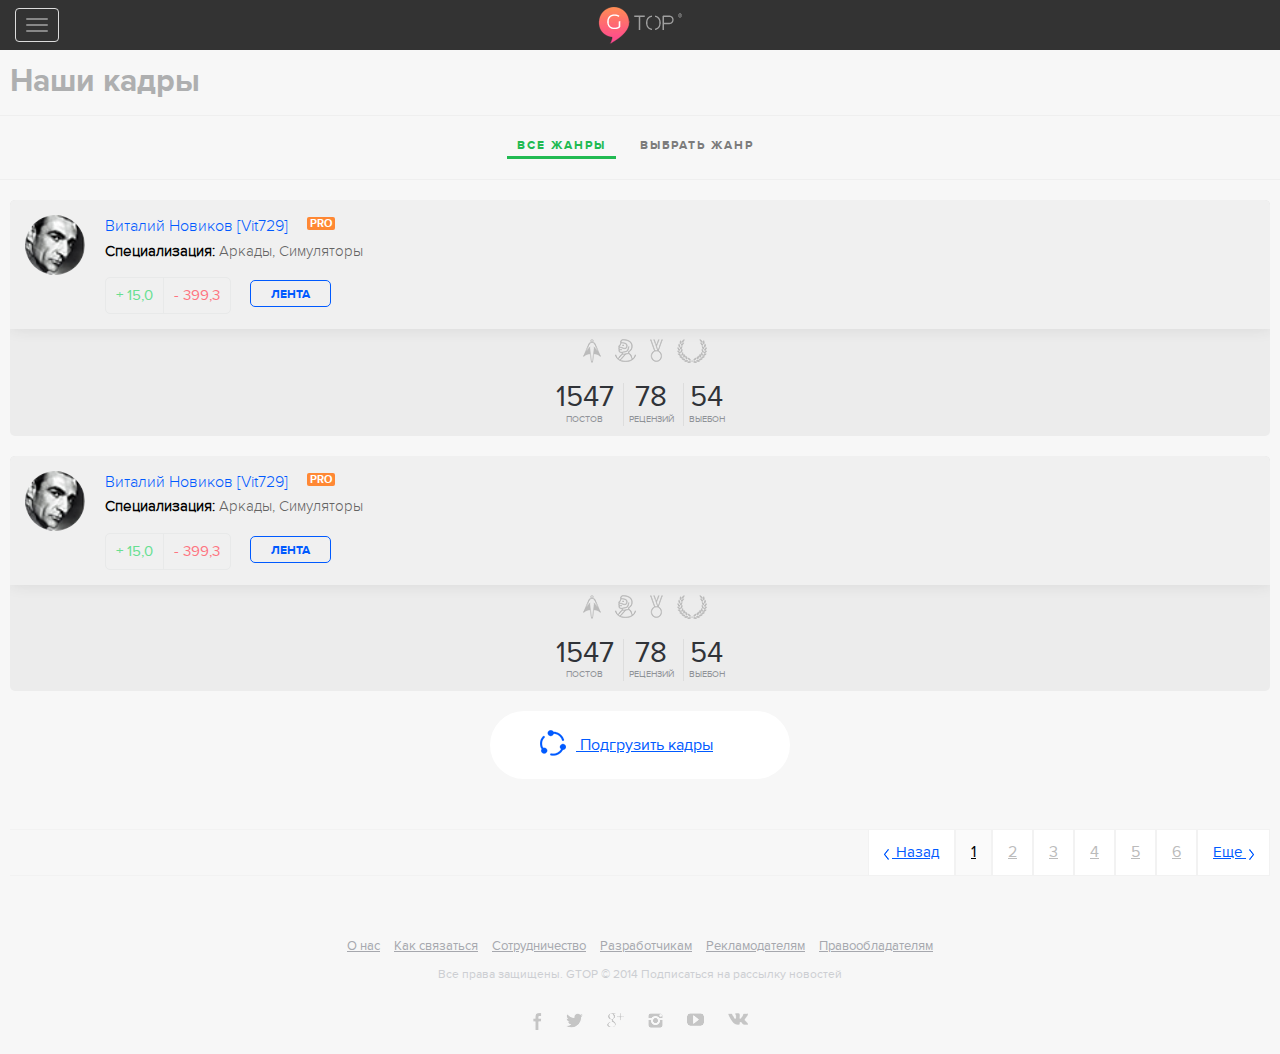
<file: our-staff.html>
<!DOCTYPE html>
<!--[if lt IE 7]>      <html class="no-js lt-ie9 lt-ie8 lt-ie7"> <![endif]-->
<!--[if IE 7]>         <html class="no-js lt-ie9 lt-ie8"> <![endif]-->
<!--[if IE 8]>         <html class="no-js lt-ie9"> <![endif]-->
<!--[if gt IE 8]><!--> <html class="no-js"> <!--<![endif]-->
<head>
	<meta charset="utf-8">
	<meta http-equiv="X-UA-Compatible" content="IE=edge,chrome=1">
	<title>gtop</title>
	<meta name="description" content="">
	<meta name="viewport" content="width=device-width, height=device-height, initial-scale=1.0, user-scalable=0, minimum-scale=1.0, maximum-scale=1.0">
<!-- 
	<link rel="stylesheet" href="css/bootstrap.min.css">
	<link rel="stylesheet" href="css/bootstrap-theme.min.css"> -->
	<link rel="stylesheet" href="css/main.css">
<!-- 
	<link rel="stylesheet/less" type="text/css" href="css/main.less" />
	<script src="js/vendor/less.js" type="text/javascript"></script>
 -->
	<!--[if lt IE 9]>
			<script src="js/vendor/html5-3.6-respond-1.1.0.min.js"></script>
	<![endif]-->
</head>
<body>
	<!--[if lt IE 8]>
			<p class="browsehappy">You are using an <strong>outdated</strong> browser. Please <a href="http://browsehappy.com/">upgrade your browser</a> to improve your experience.</p>
	<![endif]-->



	<div id="menu">
		<aside id="left-aside">
			<div class="top-aside">
				<a href="#" class="search-btn"><i></i></a>
				<a href="index.html" class="logo"><i></i></a>
			</div>
			<nav class="main-nav">
				<ul>
					<li class="play-games">
						<a href="#" data-color="play-games">
							<i class="category"></i>
							
							<span class="ico-block ">
								<i><i></i></i>
							</span>
							<span class="title">Игровые новости</span>
						</a>
					</li>
					<li class="ios">
						<a href="#" data-color="ios">
							<i class="category"></i>

							<span class="ico-block ">
								<i><i></i></i>
							</span>
							<span class="title">iOS</span>
						</a>
					</li>
					<li class="android">
						<a href="#" data-color="android">
							<i class="category"></i>
							
							<span class="ico-block ">
								<i><i></i></i>
							</span>
							<span class="title">Android</span>
						</a>
					</li>
					<li class="windows-phone">
						<a href="#" data-color="windows-phone">
							<i class="category"></i>
							
							<span class="ico-block ">
								<i><i></i></i>
							</span>
							<span class="title">Windows Phone</span>
						</a>
					</li>
					<li class="consoles">
						<a href="#" data-color="consoles">
							<i class="category"></i>
							
							<span class="ico-block ">
								<i><i></i></i>
							</span>
							<span class="title">Консоли</span>
						</a>
					</li>
					<li class="pc">
						<a href="#" data-color="pc">
							<i class="category"></i>
							
							<span class="ico-block ">
								<i><i></i></i>
							</span>
							<span class="title">ПК</span>
						</a>
					</li>
				</ul>
			</nav>

			<div id="logger" class="clearfix">
				<a href="#" class="logger-btn">
					<span class="img-block">
						<img src="img/pic-1.jpg" alt="">
					</span>
					<i></i>
				</a>
				<div class="logger-info">
					<div class="level">3</div>
					<ul>
						<li><i class="like"></i>2598</li>
						<li><i class="view"></i>16342</li>
					</ul>
				</div>
				<div class="logger-dropdown">
					<h3>Кирилл Царевич</h3>
					<span>Профиль</span>
					<ul>
						<li><a href="#">Настройки</a></li>
						<li><a href="#">Помощь</a></li>
						<li class="exid"><a href="#">Выйти</a></li>
					</ul>
				</div>
			</div>
			<a  href="#" class="write-article">Написать статью</a>

			<div class="login-block">
				<ul>
					<li><a href="#">Войти</a></li>
					<li>
						<span>Еще не пишете обзоры?</span>
						<a href="#">Зарегеистрируйтесь</a>
					</li>
				</ul>
			</div>
		</aside>
	</div>

	<div id="topbar" class="slide">
		<a id="menu-button">
			<span></span>
			<span></span>
			<span></span>
		</a>
		<a class="logo" href="#"></a>
	</div>

	<div id="main" class="android container slide">
		<input id="color" type="hidden" value="android">

		<section id="content-block">
			<div id="our-staff">
				<h1 class="second-title"> Наши кадры</h1>

				<!-- Nav tabs -->
				<ul class="nav nav-tabs color" role="tablist">
					<li role="presentation" class="active"><a href="#our-staff-all-genres" aria-controls="our-staff-all-genres" role="tab" data-toggle="tab">ВСЕ ЖАНРЫ</a></li>
					<li role="presentation"><a href="#choose-genre" aria-controls="choose-genre" role="tab" data-toggle="tab">ВЫБРАТЬ ЖАНР</a></li>
				</ul>

				<!-- Tab panes -->
				<div class="tab-content">
					<div role="tabpanel" class="tab-pane active" id="our-staff-all-genres">
						<div class="staff-list">

							<div class="staff">
								<div class="person-info">
									<div class="left-block">
										<div class="img-block">
											<img src="img/pic-66.jpg" alt="">
										</div>
									</div>
									<div class="text-block">
										<h3>Виталий Новиков [Vit729] <span class="pro">pro</span></h3>
										<p class="specification"><b>Специализация:</b> Аркады, Симуляторы</p>

										<ul class="pluse-minus">
											<li class="pluse">+ 15,0</li>
											<li class="minus">- 399,3</li>
										</ul>

										<button class="blue-btn">ЛЕНТА</button>
									</div>
								</div>

								<div class="statistic-block">
									<ul class='awarding-list'>
										<li>
											<a href="#" data-toggle="tooltip" data-placement="bottom" title="Tooltip on bottom">
												<a href="#"><i class="superman"></i></a>
											</a>
										</li>
										<li><a href="#"><i class="man"></i></a></li>
										<li><a href="#"><i class="medal"></i></a></li>
										<li><a href="#" data-toggle="tooltip" data-placement="bottom" title="Tooltip on bottom"><i class="wreath"></i></a></li>
									</ul>
									<div class="clearfix"></div>

									<ul class="statistic-list">
										<li>
											<span>1547</span>
											ПОСТОВ
										</li>

										<li>
											<span>78</span>
											РЕЦЕНЗИЙ
										</li>

										<li>
											<span>54</span>
											ВЫЕБОН
										</li>
									</ul>
								</div>
							</div>

							<div class="staff">
								<div class="person-info">
									<div class="left-block">
										<div class="img-block">
											<img src="img/pic-66.jpg" alt="">
										</div>
									</div>
									<div class="text-block">
										<h3>Виталий Новиков [Vit729] <span class="pro">pro</span></h3>
										<p class="specification"><b>Специализация:</b> Аркады, Симуляторы</p>

										<ul class="pluse-minus">
											<li class="pluse">+ 15,0</li>
											<li class="minus">- 399,3</li>
										</ul>

										<button class="blue-btn">ЛЕНТА</button>
									</div>
								</div>

								<div class="statistic-block">
									<ul class='awarding-list'>
										<li>
											<a href="#"><i class="superman"></i></a>
										</li>
										<li><a href="#"><i class="man"></i></a></li>
										<li><a href="#"><i class="medal"></i></a></li>
										<li><a href="#"><i class="wreath"></i></a></li>
									</ul>
									<div class="clearfix"></div>

									<ul class="statistic-list">
										<li>
											<span>1547</span>
											ПОСТОВ
										</li>

										<li>
											<span>78</span>
											РЕЦЕНЗИЙ
										</li>

										<li>
											<span>54</span>
											ВЫЕБОН
										</li>
									</ul>

								</div>
							</div>

							<div class="pre-footer">
								<a class="add-news" href="#">
									<i></i>
									Подгрузить кадры
								</a>

								<div class="clearfix"></div>

								<nav class="pagination-cont">
									<ul class="pagination">
										<li class="prev"><a href="#"><i></i> Назад</a></li>
										<li class="active"><a href="#">1</a></li>
										<li><a href="#">2</a></li>
										<li><a href="#">3</a></li>
										<li><a href="#">4</a></li>
										<li><a href="#">5</a></li>
										<li><a href="#">6</a></li>
										<li class="next"><a href="#">Еще <i></i></a></li>
									</ul>
								</nav>
							</div>
						</div>
					</div>
					<div role="tabpanel" class="tab-pane" id="choose-genre">
						choose-genre
					</div>

				</div>

				<footer id="footer">
					<nav>
						<a href="#">О нас</a>
						<a href="#">Как связаться</a>
						<a href="#">Сотрудничество</a>
						<a href="#">Разработчикам</a>
						<a href="#">Рекламодателям</a>
						<a href="#">Правообладателям</a>
					</nav>
					<p>Все права защищены. GTOP © 2014 Подписаться на рассылку новостей  </p>

					<ul>
						<li><a class="fb" href="#"></a></li>
						<li><a class="tw" href="#"></a></li>
						<li><a class="gp" href="#"></a></li>
						<li><a class="in" href="#"></a></li>
						<li><a class="yt" href="#"></a></li>
						<li><a class="vk" href="#"></a></li>
					</ul>
				</footer>
			</div>
		</section>
	</div><!-- /.container -->
	<script src="js/vendor/jquery-1.11.1.min.js"></script>
	<script src="js/vendor/bootstrap.min.js"></script>
	<script src="js/main.js"></script>
</body>
</html>
</file>
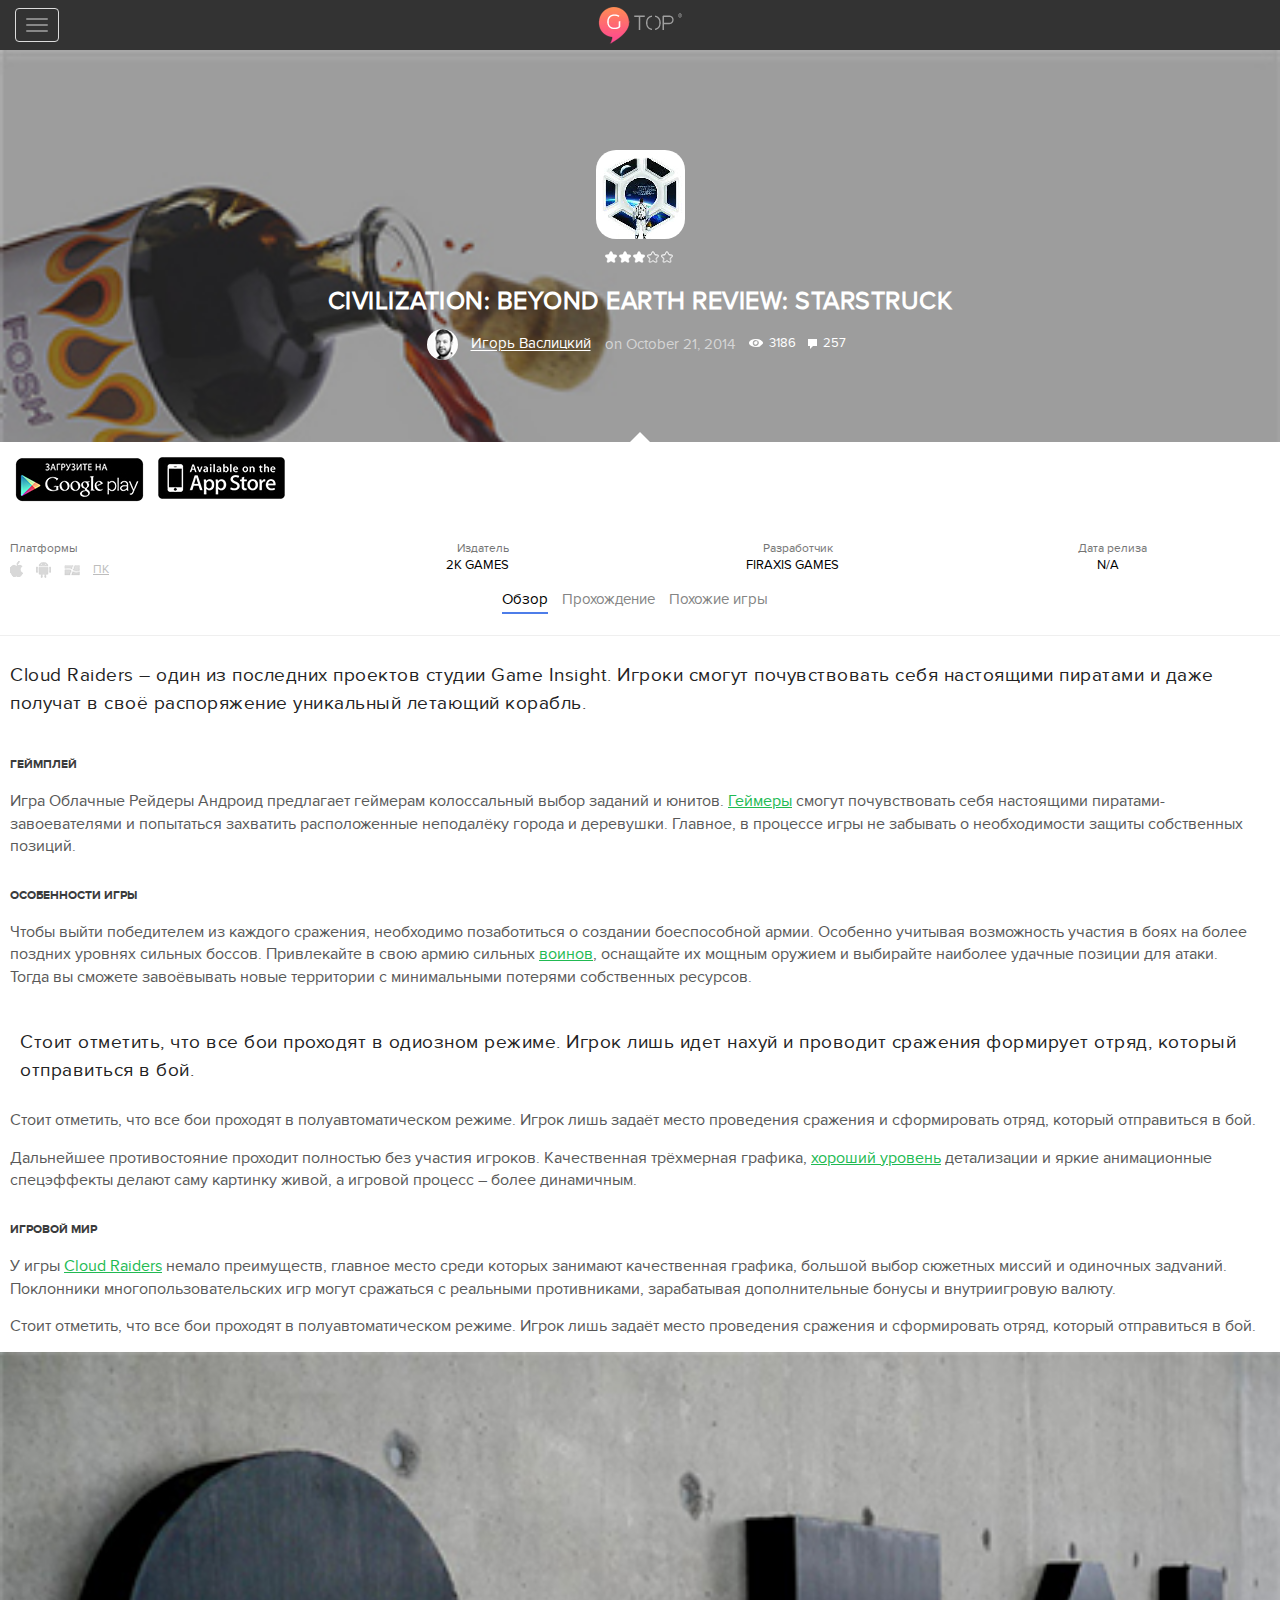
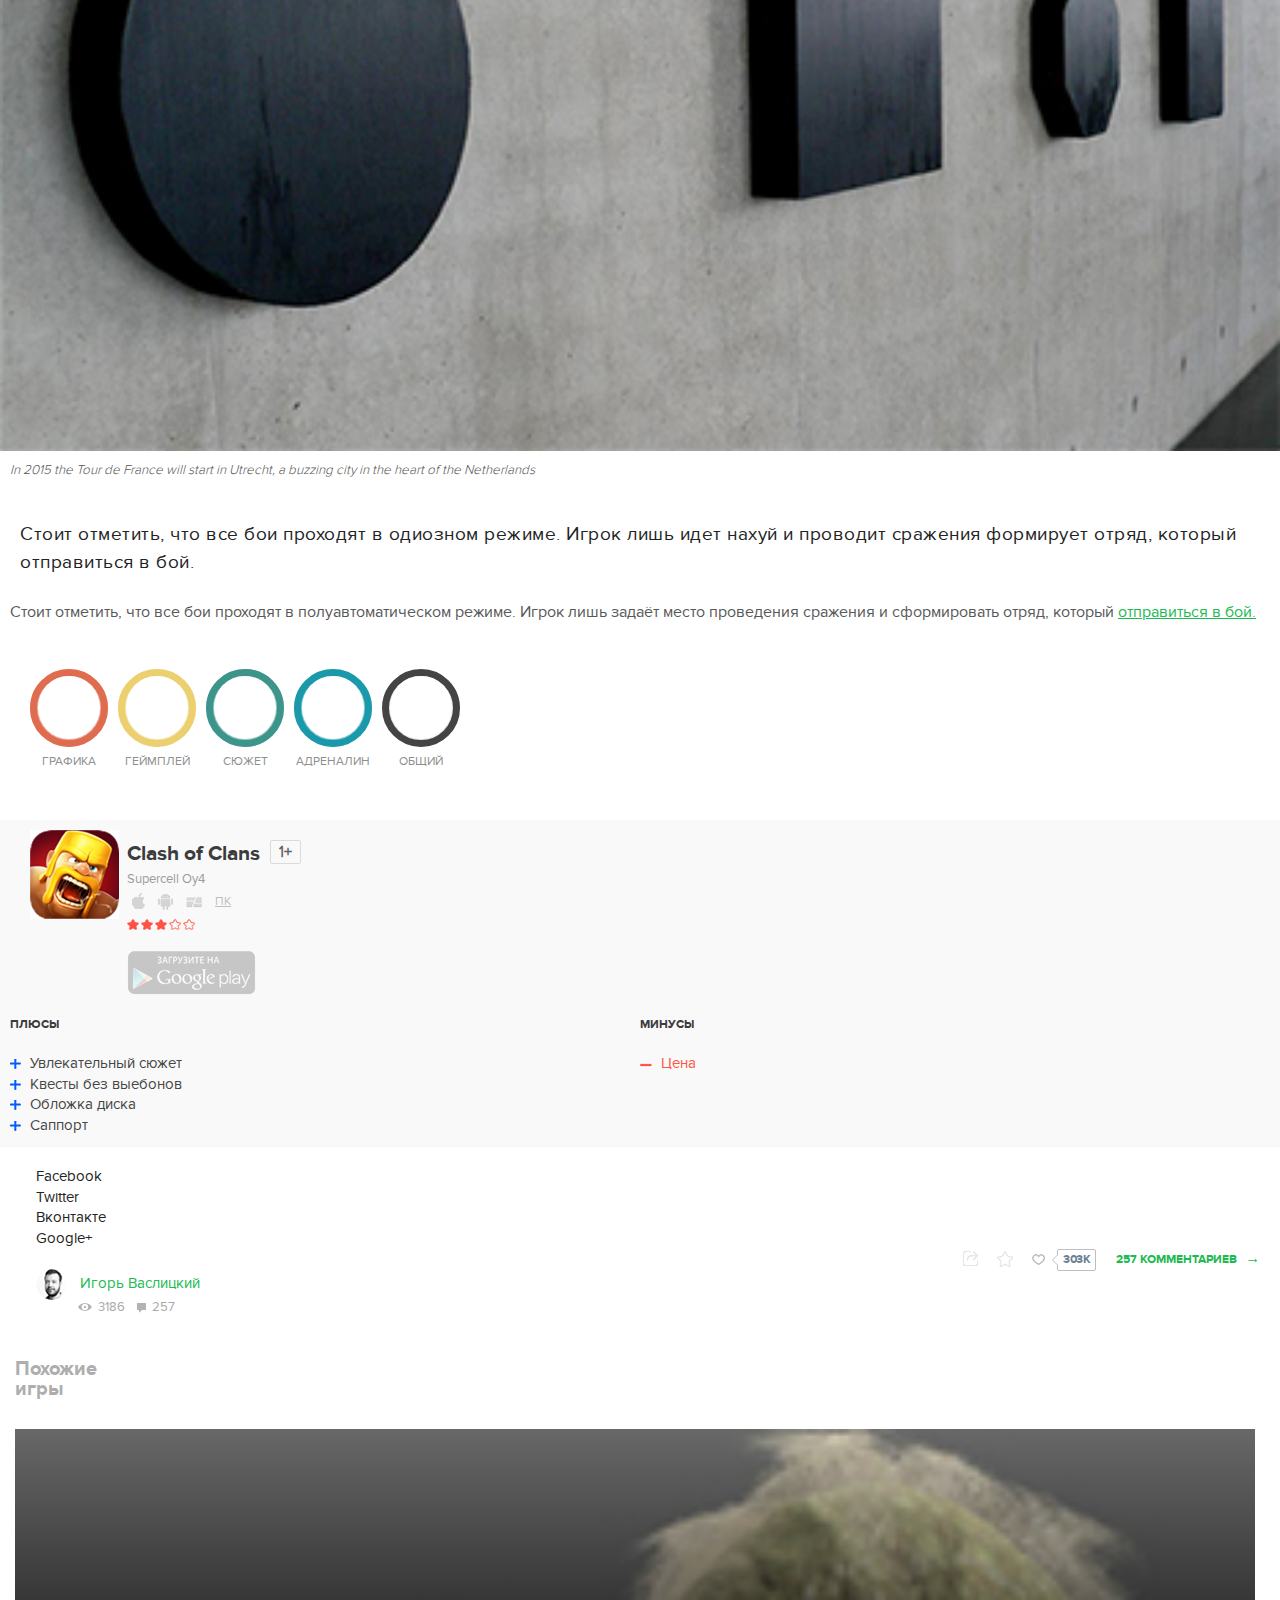
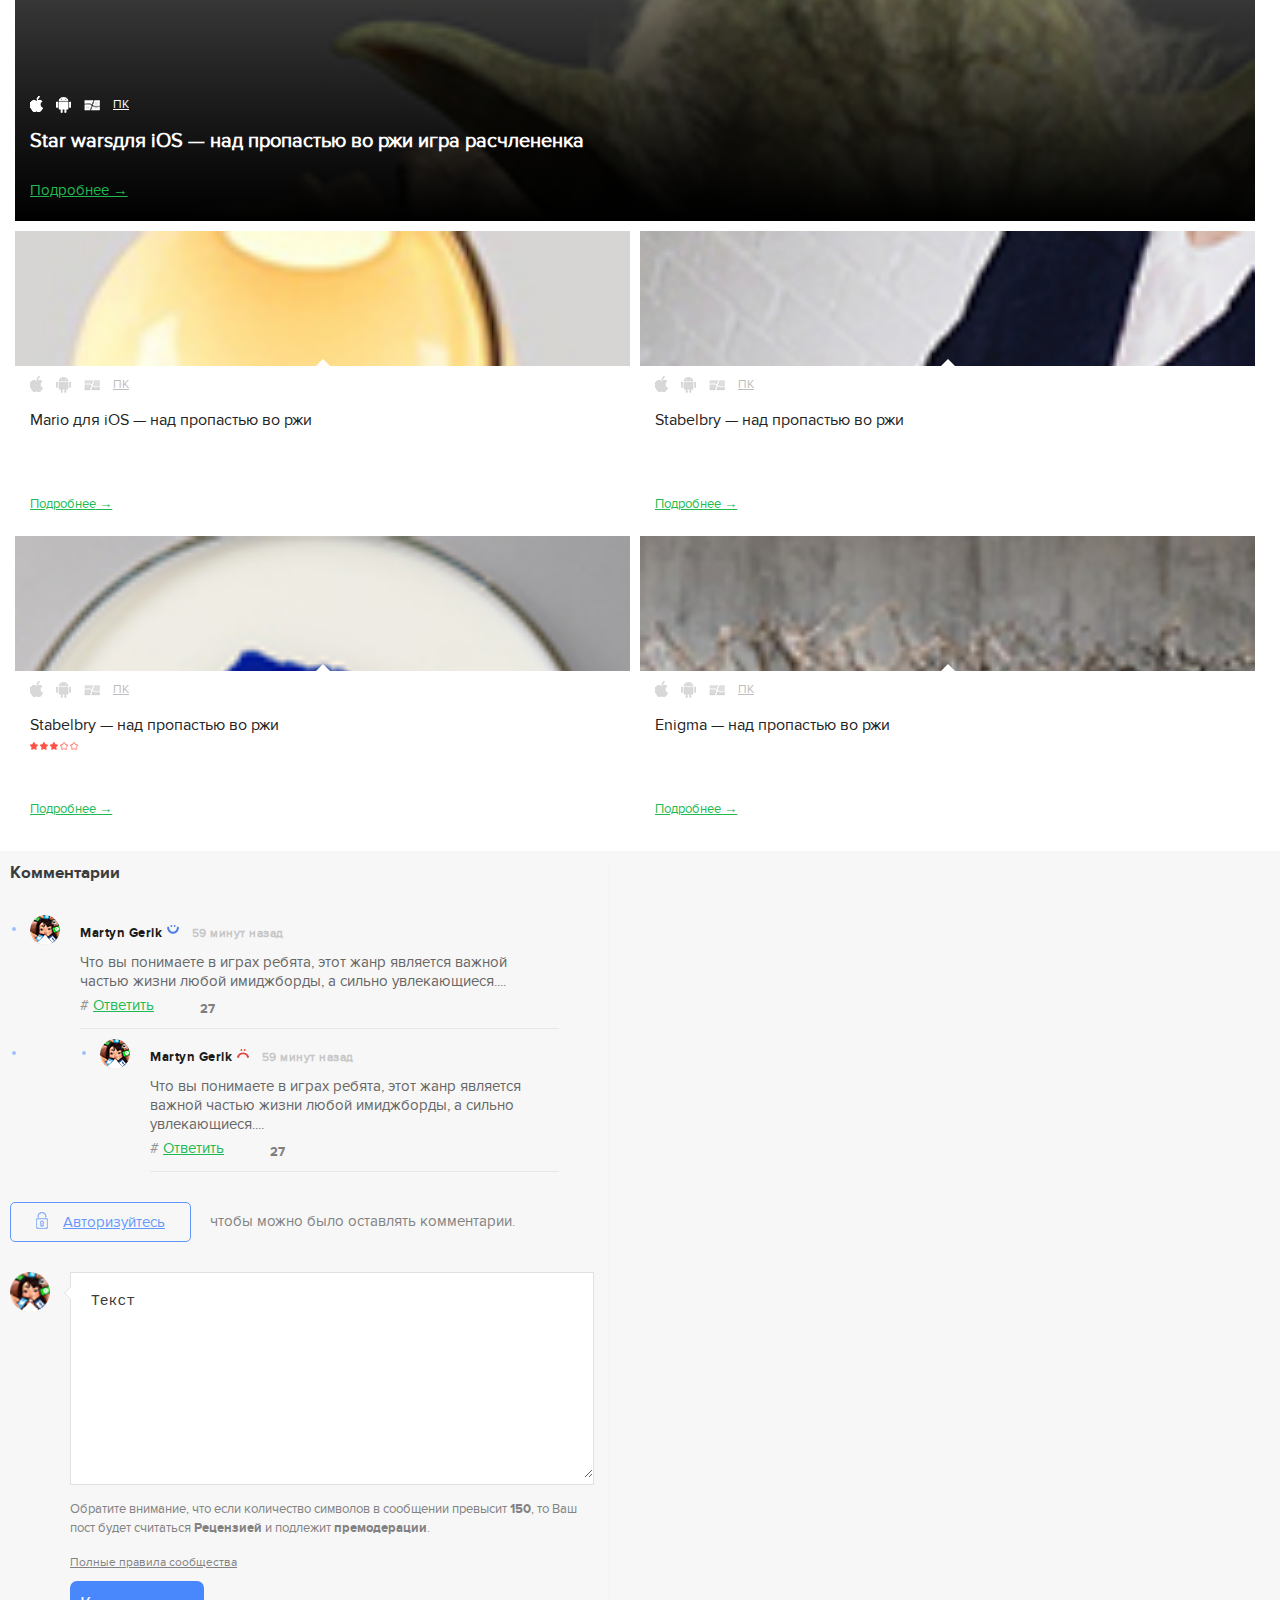
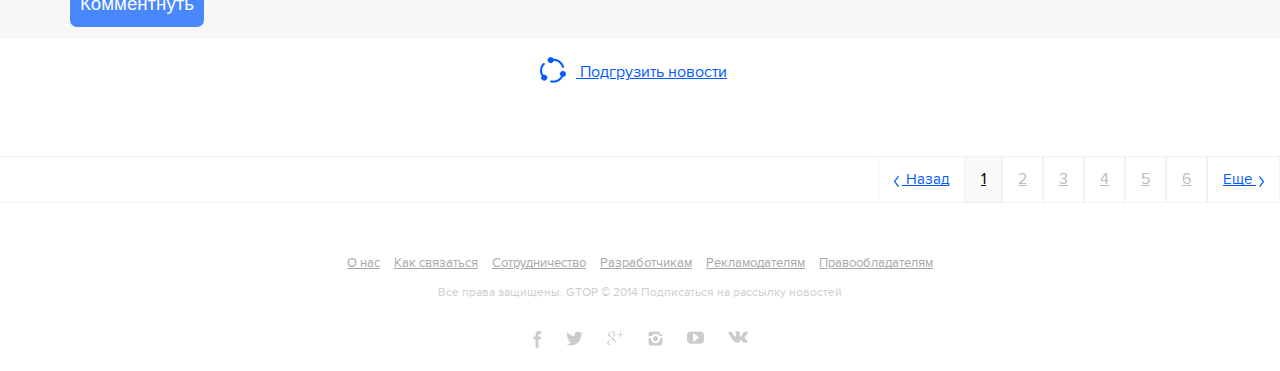
<file: page.html>
<!DOCTYPE html>
<!--[if lt IE 7]>      <html class="no-js lt-ie9 lt-ie8 lt-ie7"> <![endif]-->
<!--[if IE 7]>         <html class="no-js lt-ie9 lt-ie8"> <![endif]-->
<!--[if IE 8]>         <html class="no-js lt-ie9"> <![endif]-->
<!--[if gt IE 8]><!--> <html class="no-js"> <!--<![endif]-->
<head>
	<meta charset="utf-8">
	<meta http-equiv="X-UA-Compatible" content="IE=edge,chrome=1">
	<title>gtop</title>
	<meta name="description" content="">
	<meta name="viewport" content="width=device-width, height=device-height, initial-scale=1.0, user-scalable=0, minimum-scale=1.0, maximum-scale=1.0">

	<link rel="stylesheet" href="css/owl.carousel.css">
	<link rel="stylesheet" href="css/main.css">
<!-- 
	<link rel="stylesheet/less" type="text/css" href="css/main.less" />
	<script src="js/vendor/less.js" type="text/javascript"></script>

 -->

	<!--[if lt IE 9]>
			<script src="js/vendor/html5-3.6-respond-1.1.0.min.js"></script>
	<![endif]-->
</head>
<body>
	<!--[if lt IE 8]>
			<p class="browsehappy">You are using an <strong>outdated</strong> browser. Please <a href="http://browsehappy.com/">upgrade your browser</a> to improve your experience.</p>
	<![endif]-->



	<div id="menu">
		<aside id="left-aside">
			<div class="top-aside">
				<a href="#" class="search-btn"><i></i></a>
				<a href="index.html" class="logo"><i></i></a>
			</div>
			<nav class="main-nav">
				<ul>
					<li class="play-games">
						<a href="#" data-color="play-games">
							<i class="category"></i>
							
							<span class="ico-block ">
								<i><i></i></i>
							</span>
							<span class="title">Игровые новости</span>
						</a>
					</li>
					<li class="ios">
						<a href="#" data-color="ios">
							<i class="category"></i>

							<span class="ico-block ">
								<i><i></i></i>
							</span>
							<span class="title">iOS</span>
						</a>
					</li>
					<li class="android">
						<a href="#" data-color="android">
							<i class="category"></i>
							
							<span class="ico-block ">
								<i><i></i></i>
							</span>
							<span class="title">Android</span>
						</a>
					</li>
					<li class="windows-phone">
						<a href="#" data-color="windows-phone">
							<i class="category"></i>
							
							<span class="ico-block ">
								<i><i></i></i>
							</span>
							<span class="title">Windows Phone</span>
						</a>
					</li>
					<li class="consoles">
						<a href="#" data-color="consoles">
							<i class="category"></i>
							
							<span class="ico-block ">
								<i><i></i></i>
							</span>
							<span class="title">Консоли</span>
						</a>
					</li>
					<li class="pc">
						<a href="#" data-color="pc">
							<i class="category"></i>
							
							<span class="ico-block ">
								<i><i></i></i>
							</span>
							<span class="title">ПК</span>
						</a>
					</li>
				</ul>
			</nav>

			<div id="logger" class="clearfix">
				<a href="#" class="logger-btn">
					<span class="img-block">
						<img src="img/pic-1.jpg" alt="">
					</span>
					<i></i>
				</a>
				<div class="logger-info">
					<div class="level">3</div>
					<ul>
						<li><i class="like"></i>2598</li>
						<li><i class="view"></i>16342</li>
					</ul>
				</div>
				<div class="logger-dropdown">
					<h3>Кирилл Царевич</h3>
					<span>Профиль</span>
					<ul>
						<li><a href="#">Настройки</a></li>
						<li><a href="#">Помощь</a></li>
						<li class="exid"><a href="#">Выйти</a></li>
					</ul>
				</div>
			</div>
			<a  href="#" class="write-article">Написать статью</a>

			<div class="login-block">
				<ul>
					<li><a href="#">Войти</a></li>
					<li>
						<span>Еще не пишете обзоры?</span>
						<a href="#">Зарегеистрируйтесь</a>
					</li>
				</ul>
			</div>
		</aside>
	</div>

	<div id="topbar" class="slide">
		<a id="menu-button">
			<span></span>
			<span></span>
			<span></span>
		</a>
		<a class="logo" href="#"></a>
	</div>

	<div id="main" class="android container slide">
		<input id="color" type="hidden" value="android">

		<section id="content-block" class="white">
			<div class="news-block">
				<div class="img-block" style="background-image:url(img/pic-37.jpg)">
					<div class="cont">
						<div class="subside">
							<img src="img/pic-38.jpg" alt="">
						</div>
						<ul class="rating big-white">
							<li><a class="active" href="#"></a></li>
							<li><a class="active" href="#"></a></li>
							<li><a class="active" href="#"></a></li>
							<li><a href="#"></a></li>
							<li><a href="#"></a></li>
						</ul>
						<h2>CIVILIZATION: BEYOND EARTH REVIEW: STARSTRUCK</h2>
						<a class="author" href="#">
							<span><img src="img/pic-7.jpg" alt=""></span>Игорь Васлицкий
						</a>
						<span class="data">on October 21, 2014</span>

						<ul class="post-cont">
							<li><i class="view"></i>3186</li>
							<li><i class="comment"></i>257</li>
						</ul>
					</div>
				</div>

				<div class="news-cont">
					<div class="article">
						<ul class="play-list">
							<li><a href="#"><img src="img/google-play.jpg" alt=""></a></li>
							<li><a href="#"><img src="img/app-store.jpg" alt=""></a></li>
						</ul>

						<ul class="info-new clearfix">
							<li>
								<span>Платформы</span>
								<ul class="platform">
									<li><a class="apple" href="#"></a></li>
									<li><a class="android" href="#"></a></li>
									<li><a class="windows-os" href="#"></a></li>
									<li><a class="pc" href="#">пк</a></li>
								</ul>

							</li>

							<li>
								<span>Издатель</span>
								<p>2K GAMES</p>
							</li>

							<li>
								<span>Разработчик</span>
								<p>FIRAXIS GAMES</p>
							</li>

							<li>
								<span>Дата релиза</span>
								<p>N/A</p>
							</li>
						</ul>
					</div>
				</div>


				<!--new tab block -->

				<div class="new-tabs-nav">
					<div class="article">								
						<ul class="nav nav-tabs" role="tablist">
							<li role="presentation" class="active">
								<a href="#overview" aria-controls="overview" role="tab" data-toggle="tab">Обзор</a>
							</li>
							<li role="presentation">
								<a href="#passage" aria-controls="passage" role="tab" data-toggle="tab">Прохождение</a>
							</li>
							<li role="presentation">
								<a href="#similar-games" aria-controls="similar-games" role="tab" data-toggle="tab">Похожие игры</a>
							</li>
						</ul>
					</div>
				</div>

				<div class="tab-content">
					<div role="tabpanel" class="tab-pane active new-tab-block" id="overview">

						<!-- blockquote-->
						<div class="blockquote-block">
							<blockquote>Cloud Raiders – один из последних проектов студии Game Insight. Игроки смогут почувствовать себя настоящими пиратами и даже получат в своё распоряжение уникальный летающий корабль.
							</blockquote>
						</div>
						<!-- END blockquote-->

						<!--text block-->

						<div class="article col-lg-8 col-md-9">
							<h4 class="title-text-block hidden-lg hidden-md">Геймплей</h4>
							<p>
								Игра Облачные Рейдеры Андроид предлагает геймерам колоссальный выбор заданий и юнитов. <a href="#">Геймеры</a> смогут почувствовать себя настоящими пиратами-завоевателями и попытаться захватить расположенные неподалёку города и деревушки. Главное, в процессе игры не забывать о необходимости защиты собственных позиций.
							</p>
						</div>

						<!-- END text block-->
					</div>
					<div role="tabpanel" class="tab-pane" id="passage">second tab</div>
					<div role="tabpanel" class="tab-pane" id="similar-games">third tab</div>
				</div>

				<!-- carosel block-->
				<div class="carosel-block">
					<div  class="owl-carousel slider owl-theme">
						<div class="item"><img src="img/pic-39.jpg" alt="The Last of us"></div>
						<div class="item"><img src="img/pic-40.jpg" alt="GTA V"></div>
						<div class="item"><img src="img/pic-39.jpg" alt="Mirror Edge"></div>
					</div>
				</div>
				<!--END carosel block-->

				<!--text block-->
				<div class="article">
					<h4 class="title-text-block">ОСОБЕННОСТИ ИГРЫ</h4>
					<p>
						Чтобы выйти победителем из каждого сражения, необходимо позаботиться о создании боеспособной армии. Особенно учитывая возможность участия в боях на более поздних уровнях сильных боссов. Привлекайте в свою армию сильных <a href="#">воинов</a>, оснащайте их мощным оружием и выбирайте наиболее удачные позиции для атаки. Тогда вы сможете завоёвывать новые территории с минимальными потерями собственных ресурсов.
					</p>
				</div>

				<!-- END text block-->

				<!-- blockquote-->
				<div class="blockquote-block">
					<div class="article">
						<blockquote>Стоит отметить, что все бои проходят в одиозном режиме. Игрок лишь идет нахуй и проводит сражения формирует отряд, который отправиться в бой. 
						</blockquote>

						<p>
							Стоит отметить, что все бои проходят в полуавтоматическом режиме. Игрок лишь задаёт место проведения сражения и сформировать отряд, который отправиться в бой. 
						</p>
						<p>
							Дальнейшее противостояние проходит полностью без участия игроков. Качественная трёхмерная графика, <a href="#">хороший уровень</a> детализации и яркие анимационные спецэффекты делают саму картинку живой, а игровой процесс – более динамичным.
						</p>
					</div>
				</div>
				<!-- END blockquote-->

				<!--text block-->
				<div class="article">
					<h4 class="title-text-block">ИГРОВОЙ МИР</h4>
					<p>
						У игры <a href="#">Cloud Raiders</a> немало преимуществ, главное место среди которых занимают качественная графика, большой выбор сюжетных миссий и одиночных задvаний. Поклонники многопользовательских игр могут сражаться с реальными противниками, зарабатывая дополнительные бонусы и внутриигровую валюту.
					</p>
					<p>
						Стоит отметить, что все бои проходят в полуавтоматическом режиме. Игрок лишь задаёт место проведения сражения и сформировать отряд, который отправиться в бой.
					</p>
				</div>

				<!-- END text block-->

				<img class="full" src="img/pic-41.jpg" alt="">

				<!--text block-->
				<div class="article">
					<p class="light">
						In 2015 the Tour de France will start in Utrecht, a buzzing city in the heart of the Netherlands
					</p>
				</div>
				<!-- END text block-->

				<!-- blockquote-->
				<div class="blockquote-block">
					<div class="article">
						<blockquote>Стоит отметить, что все бои проходят в одиозном режиме. Игрок лишь идет нахуй и проводит сражения формирует отряд, который отправиться в бой. 
						</blockquote>
						<p>
							Стоит отметить, что все бои проходят в полуавтоматическом режиме. Игрок лишь задаёт место проведения сражения и сформировать отряд, который <a href="#">отправиться в бой.</a> 
						</p>
					</div>
				</div>
				<!-- END blockquote-->

				<div id="section-notesite">   	            
                    <div class="box-notesite clearfix">
	                        	
                            <ul>
                                <li class="design">
                                    <div class="notesite" id="note_0" data-note="7">
                                        <div class="percent">
                                            <span class="int"></span>
                                            <span class="dec"></span>
                                        </div>
                                        <div id="slice" class="gt50">
                                            <div class="pie" ></div>
                                            <div class="pie fill"></div>
                                        </div>
                                    </div>
                                    <p>ГРАФИКА</p>
                                </li>
                                <li class="usability">
                                    <div class="notesite" id="note_2" data-note="6">
                                        <div class="percent">
                                            <span class="int"></span>
                                            <span class="dec"></span>
                                        </div>
                                        <div id="slice" class="gt50">
                                            <div class="pie"></div>
                                            <div class="pie fill"></div>
                                        </div>
                                    </div>
                                    <p>ГЕЙМПЛЕЙ</p>
                                </li>
                                <li class="creativity">
                                    <div class="notesite" id="note_1" data-note="7">
                                        <div class="percent">
                                            <span class="int"></span>
                                            <span class="dec"></span>
                                        </div>
                                        <div id="slice" class="gt50">
                                            <div class="pie"></div>
                                            <div class="pie fill"></div>
                                        </div>
                                    </div>
                                    <p>CЮЖЕТ</p>
                                </li>
                                <li class="content">
                                    <div class="notesite" id="note_3" data-note="7">
                                        <div class="percent">
                                            <span class="int"></span>
                                            <span class="dec"></span>
                                        </div>
                                        <div id="slice" class="gt50">
                                            <div class="pie"></div>
                                            <div class="pie fill"></div>
                                        </div>
                                    </div>
                                    <p>АДРЕНАЛИН</p>
                                </li>

                                <li class="total">
                                    <div class="notesite" id="note_4" data-note="">
                                        <div class="percent">
                                            <span class="int"></span>
                                            <span class="dec"></span>
                                        </div>
                                        <div id="slice" class="gt50">
                                            <div class="pie"></div>
                                            <div class="pie fill"></div>
                                        </div>
                                    </div>
                                    <p>ОБЩИЙ</p>
                                </li>
                            </ul>

                    </div>
				</div>

				<div class="pros-and-cons-wrap container-fluid">
					<div class="row">
						<div class="col-lg-6 title-article">
							<div class="pic-block">
								<img src="img/pic-16.jpg" alt="">
							</div>
							<div class="text-block">
								<h3>Clash of Clans<span>1+</span></h3>
								<p>Supercell Oy4</p>
								<ul class="platform">
									<li><a class="apple" href="#"></a></li>
									<li><a class="android" href="#"></a></li>
									<li><a class="windows-os" href="#"></a></li>
									<li><a class="pc" href="#">пк</a></li>
								</ul>
								<ul class="rating big">
									<li><a class="active" href="#"></a></li>
									<li><a class="active" href="#"></a></li>
									<li><a class="active" href="#"></a></li>
									<li><a href="#"></a></li>
									<li><a href="#"></a></li>
								</ul>

								<a class="google-play" href="#"><img src="img/google-play.jpg" alt=""></a>
							</div>
						</div>
						<div class="col-lg-6 pros-and-cons">
							<div class="plus">
								<h3>ПЛЮСЫ</h3>
								<ul>
									<li><span></span> Увлекательный сюжет</li>
									<li><span></span> Квесты без выебонов</li>
									<li><span></span> Обложка диска</li>
									<li><span></span> Саппорт</li>
								</ul>
							</div>
							<div class="minus">
								<h3>МИНУСЫ</h3>
								<ul>
									<li><span></span> Цена</li>
								</ul>
							</div>
						</div>
					</div>
				</div>

				<div class="likes-block container-fluid">
					<div class="row">
						<div class="social-likes col-lg-7 col-md-7 col-sm-6 col-xs-6">
							<div class="facebook" title="Поделиться ссылкой на Фейсбуке">Facebook</div>
							<div class="twitter" title="Поделиться ссылкой в Твиттере">Twitter</div>
							<div class="vkontakte" title="Поделиться ссылкой во Вконтакте">Вконтакте</div>
							<div class="plusone" title="Поделиться ссылкой в Гугл-плюсе">Google+</div>
						</div>

						<div class="col-lg-5 col-md-5 col-sm-6 col-xs-6">			
							<a class="more-comments" href="#">257 комМЕнтариев  <span>→</span></a>					
							<ul class="like-wrap">
								<li><a class="enter" href="#"></a></li>
								<li><a class="star" href="#"></a></li>

								<li class="like">
									<a href="#"></a>
									<div>303k</div>
								</li>
							</ul>
						</div>
					</div>

					<div class="row">
						<div class="col-lg-12">
							<a class="author" href="#">
								<span><img src="img/pic-7.jpg" alt=""></span>Игорь Васлицкий
							</a>
							<ul class="post-cont">
								<li><i class="view"></i>3186</li>
								<li><i class="comment"></i>257</li>
							</ul>
						</div>
					</div>
				</div>

				<div class="article-block news clearfix">					
					<div class="day-new">
						<p>Похожие<br/> игры</p>
					</div>
					
					<div class="article">
						<div class="main-new">
							<div class="img-block"><img src="img/pic-36.jpg" alt=""></div>

							<div class="text-block">
								<ul class="platform white">
									<li><a class="apple" href="#"></a></li>
									<li><a class="android" href="#"></a></li>
									<li><a class="windows-os" href="#"></a></li>
									<li><a class="pc" href="#">пк</a></li>
								</ul>
								<h3>Star warsдля iOS — над пропастью во ржи игра расчлененка</h3>
								<ul class="bottom">
									<li class="without-border">
										<a class="more" href="#">Подробнее  →</a>
									</li>
								</ul>
							</div>
						</div>

						<div class="new">
							<div class="img-block">
								<img src="img/pic-17.jpg" alt="">
							</div>
							<div class="text-block">
								<div class="top-new">

									<ul class="platform">
										<li><a class="apple" href="#"></a></li>
										<li><a class="android" href="#"></a></li>
										<li><a class="windows-os" href="#"></a></li>
										<li><a class="pc" href="#">пк</a></li>
									</ul>
								</div>
								<div class="cont-new">
									<h3>Mario для iOS — над пропастью во ржи</h3>
								</div>
								<a class="more" href="#">Подробнее  →</a>
								
							</div>
						</div>

						<div class="new">
							<div class="img-block">
								<img src="img/pic-20.jpg" alt="">
							</div>
							<div class="text-block">
								<div class="top-new">
																						
									<ul class="platform">
										<li><a class="apple" href="#"></a></li>
										<li><a class="android" href="#"></a></li>
										<li><a class="windows-os" href="#"></a></li>
										<li><a class="pc" href="#">пк</a></li>
									</ul>
								</div>
								<div class="cont-new">
									<h3>Stabelbry — над пропастью во ржи</h3>
								</div>
								<a class="more" href="#">Подробнее  →</a>
								
							</div>
						</div>

						<div class="new">
							<div class="img-block">
								<img src="img/pic-21.jpg" alt="">
							</div>
							<div class="text-block">
								<div class="top-new">
																						
									<ul class="platform">
										<li><a class="apple" href="#"></a></li>
										<li><a class="android" href="#"></a></li>
										<li><a class="windows-os" href="#"></a></li>
										<li><a class="pc" href="#">пк</a></li>
									</ul>
								</div>
								<div class="cont-new">
									<h3>Stabelbry — над пропастью во ржи</h3>

									<ul class="rating">
										<li><a class="active" href="#"></a></li>
										<li><a class="active" href="#"></a></li>
										<li><a class="active" href="#"></a></li>
										<li><a href="#"></a></li>
										<li><a href="#"></a></li>
									</ul>
								</div>
								<a class="more" href="#">Подробнее  →</a>
								
							</div>
						</div>

						<div class="new">
							<div class="img-block">
								<img src="img/pic-22.jpg" alt="">
							</div>
							<div class="text-block">
								<div class="top-new">
																						
									<ul class="platform">
										<li><a class="apple" href="#"></a></li>
										<li><a class="android" href="#"></a></li>
										<li><a class="windows-os" href="#"></a></li>
										<li><a class="pc" href="#">пк</a></li>
									</ul>
								</div>
								<div class="cont-new">
									<h3>Enigma — над пропастью во ржи</h3>
								</div>
								<a class="more" href="#">Подробнее  →</a>
								
							</div>
						</div>
					</div>
				</div>

				<div class="comments-wrap">
					<div class="comment-block">
						<h3>Комментарии</h3>

						<ul class="comment-list">
							<li>
								<div class="img-block"><img src="img/pic-30.jpg" alt=""></div>
								<div class="text-block">
									<h4>Martyn Gerik <i class="good"></i><span>59 минут назад</span></h4>
									<p>
										Что вы понимаете в играх ребята, этот жанр является важной частью жизни любой имиджборды, а сильно увлекающиеся....
									</p>
									<div class="footer-comment">
										<span class="answer"># <a href="#">Ответить</a></span>

										<div class="likes-comment">
											<a class="up" href="#"><span class="glyphicon glyphicon-plus"></span></a>
											<input type="text" value="27" />
											<a class="down" href="#"><span class="glyphicon glyphicon-minus"></span></a>
										</div>
									</div>
								</div>
							</li>
							<li>
								<ul>
									<li>
										<div class="img-block"><img src="img/pic-30.jpg" alt=""></div>
										<div class="text-block">
											<h4>Martyn Gerik <i class="bad"></i><span>59 минут назад</span></h4>
											<p>
												Что вы понимаете в играх ребята, этот жанр является важной частью жизни любой имиджборды, а сильно увлекающиеся....
											</p>
											<div class="footer-comment">
												<span class="answer"># <a href="#">Ответить</a></span>

												<div class="likes-comment">
													<a class="up" href="#"><span class="glyphicon glyphicon-plus"></span></a>
													<input type="text" value="27" />
													<a class="down" href="#"><span class="glyphicon glyphicon-minus"></span></a>
												</div>
											</div>
										</div>
									</li>
								</ul>
							</li>
						</ul>

						<div class="comments-login">
							<a href="#"><i></i>Авторизуйтесь</a>
							<p>чтобы можно было оставлять комментарии.</p>
						</div>

						<form class="add-comment clearfix">
							<div class="img-block">
								<img src="img/pic-30.jpg" alt="">
							</div>
							<div class="text-block">
								<div class="textarea-block"><textarea placeholder="Текст"></textarea></div>
								<div class="clearfix"></div>

								<div class="additional-info pull-left">
									<p>
										Обратите внимание, что если количество символов в сообщении превысит <span>150</span>, то Ваш пост будет считаться <span>Рецензией</span> и подлежит <span>премодерации</span>.
									</p>

									<a href="#">Полные правила сообщества</a>
								</div>
								<button class="pull-right" type="submit">Комментнуть</button>
							</div>

							

						</form>
					</div>
				</div>

				<div class="pre-footer">
					<a class="add-news" href="#">
						<i></i>
						Подгрузить новости
					</a>

					<div class="clearfix"></div>

					<nav class="pagination-cont">
						<ul class="pagination">
							<li class="prev"><a href="#"><i></i> Назад</a></li>
							<li class="active"><a href="#">1</a></li>
							<li><a href="#">2</a></li>
							<li><a href="#">3</a></li>
							<li><a href="#">4</a></li>
							<li><a href="#">5</a></li>
							<li><a href="#">6</a></li>
							<li class="next"><a href="#">Еще <i></i></a></li>
						</ul>
					</nav>

					<footer id="footer">
						<nav>
							<a href="#">О нас</a>
							<a href="#">Как связаться</a>
							<a href="#">Сотрудничество</a>
							<a href="#">Разработчикам</a>
							<a href="#">Рекламодателям</a>
							<a href="#">Правообладателям</a>
						</nav>
						<p>Все права защищены. GTOP © 2014 Подписаться на рассылку новостей  </p>

						<ul>
							<li><a class="fb" href="#"></a></li>
							<li><a class="tw" href="#"></a></li>
							<li><a class="gp" href="#"></a></li>
							<li><a class="in" href="#"></a></li>
							<li><a class="yt" href="#"></a></li>
							<li><a class="vk" href="#"></a></li>
						</ul>
					</footer>
				</div>
			</div>
		</section>
	</div><!-- /.container -->
	<script src="js/vendor/jquery-1.11.1.min.js"></script>
	<script src="js/vendor/bootstrap.min.js"></script>
	<script src="js/vendor/owl.carousel.min.js"></script>
	<script src="js/main.js"></script>

	<script type="text/javascript">
$(document).ready(function() {
 
  $(".slider").owlCarousel({
      slideSpeed : 300,
      paginationSpeed : 400,
      singleItem:true
 
      // "singleItem:true" is a shortcut for:
      // items : 1, 
      // itemsDesktop : false,
      // itemsDesktopSmall : false,
      // itemsTablet: false,
      // itemsMobile : false
 
  });
 
});

	</script>
</body>
</html>
</file>
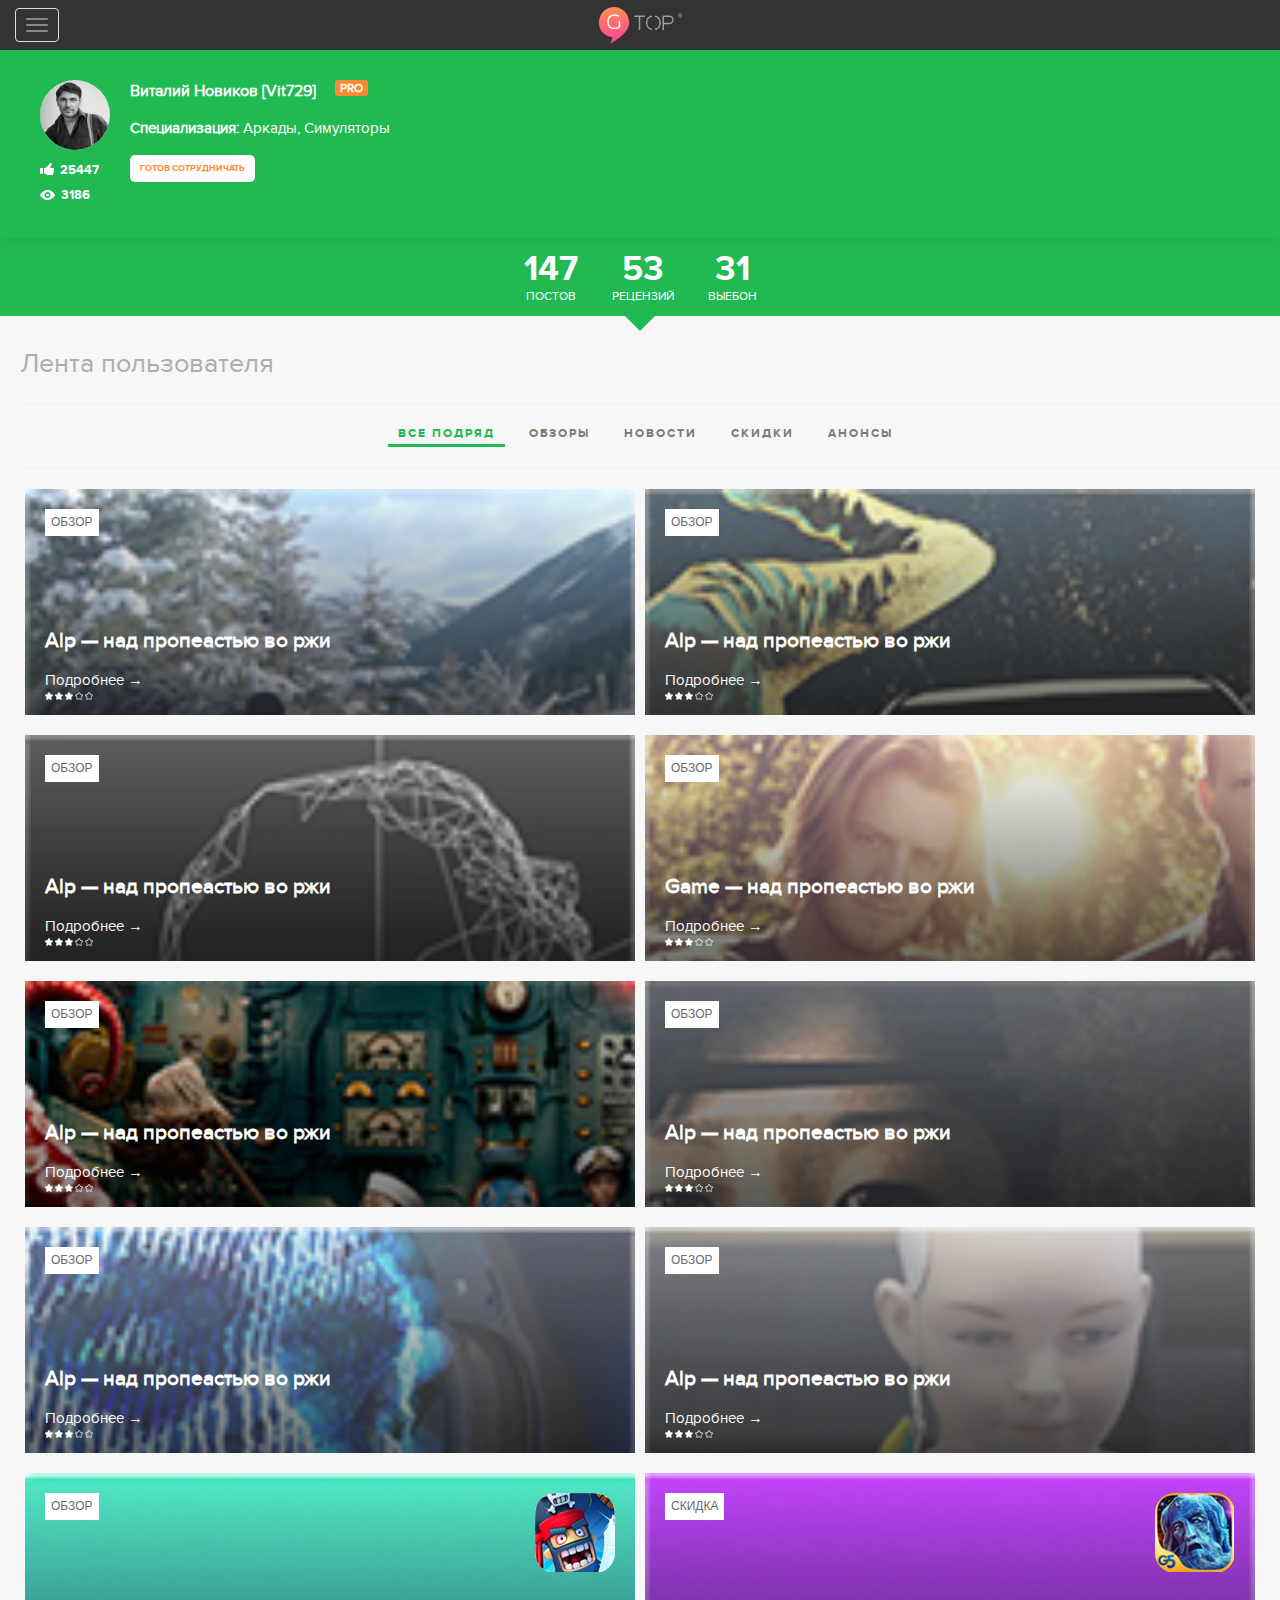
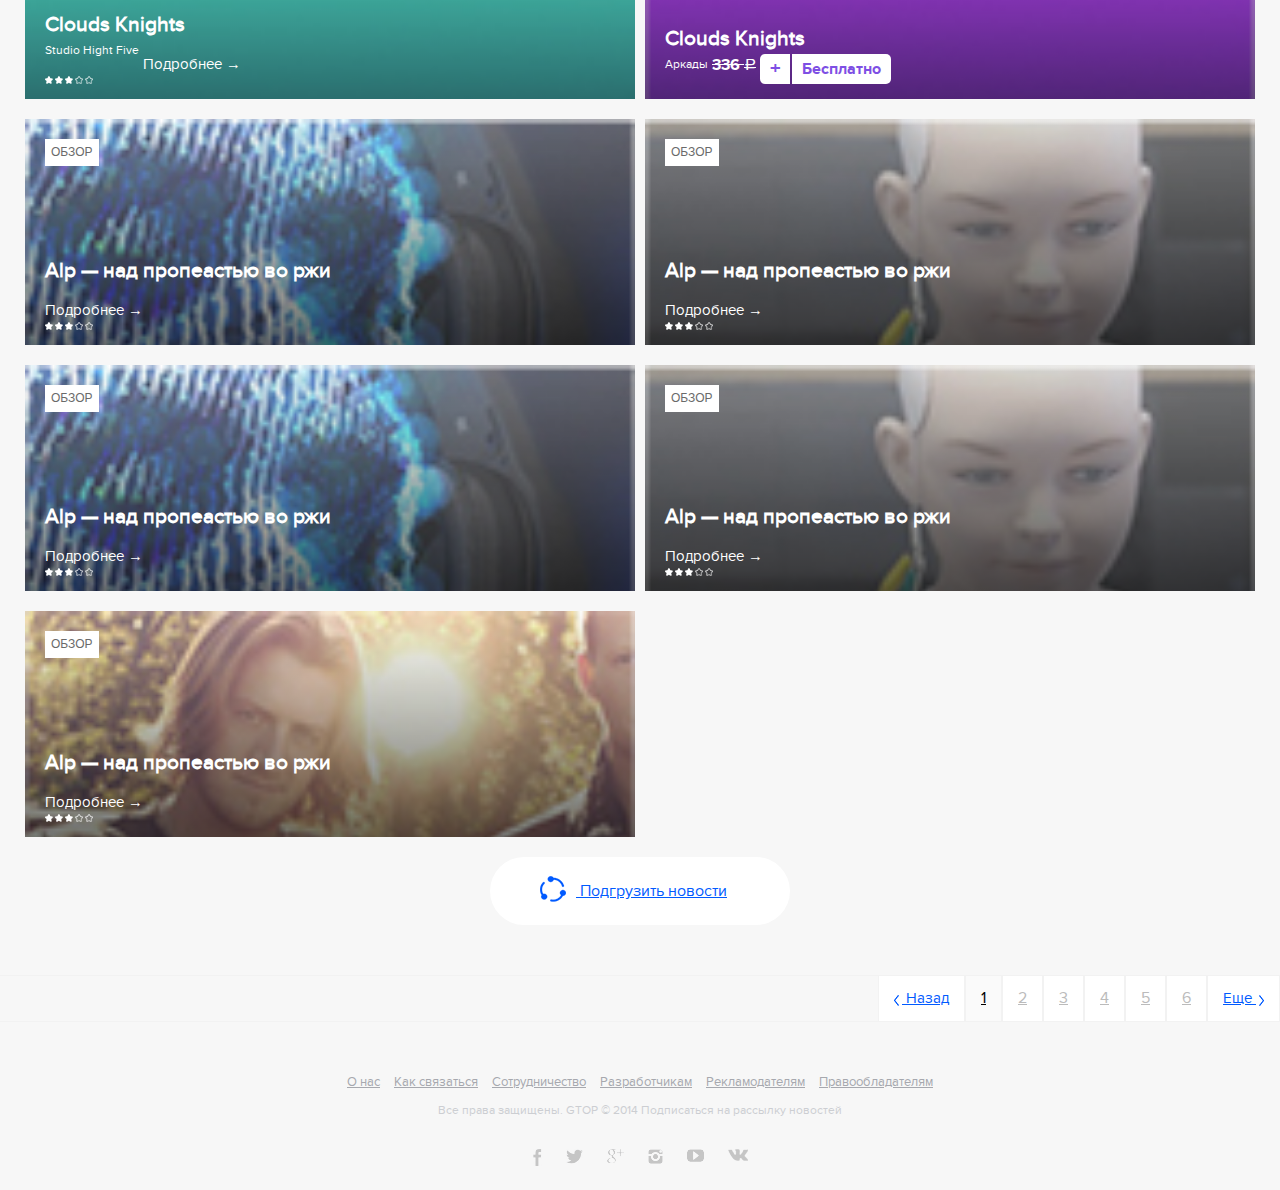
<file: personal-page.html>
<!DOCTYPE html>
<!--[if lt IE 7]>      <html class="no-js lt-ie9 lt-ie8 lt-ie7"> <![endif]-->
<!--[if IE 7]>         <html class="no-js lt-ie9 lt-ie8"> <![endif]-->
<!--[if IE 8]>         <html class="no-js lt-ie9"> <![endif]-->
<!--[if gt IE 8]><!--> <html class="no-js"> <!--<![endif]-->
<head>
	<meta charset="utf-8">
	<meta http-equiv="X-UA-Compatible" content="IE=edge,chrome=1">
	<title>gtop</title>
	<meta name="description" content="">
	<meta name="viewport" content="width=device-width, height=device-height, initial-scale=1.0, user-scalable=0, minimum-scale=1.0, maximum-scale=1.0">
<!-- 
	<link rel="stylesheet" href="css/bootstrap.min.css">
	<link rel="stylesheet" href="css/bootstrap-theme.min.css"> -->
	<link rel="stylesheet" href="css/main.css">
<!-- 
	<link rel="stylesheet/less" type="text/css" href="css/main.less" />
	<script src="js/vendor/less.js" type="text/javascript"></script>
 -->
	<!--[if lt IE 9]>
			<script src="js/vendor/html5-3.6-respond-1.1.0.min.js"></script>
	<![endif]-->
</head>
<body>
	<!--[if lt IE 8]>
			<p class="browsehappy">You are using an <strong>outdated</strong> browser. Please <a href="http://browsehappy.com/">upgrade your browser</a> to improve your experience.</p>
	<![endif]-->



	<div id="menu">
		<aside id="left-aside">
			<div class="top-aside">
				<a href="#" class="search-btn"><i></i></a>
				<a href="index.html" class="logo"><i></i></a>
			</div>
			<nav class="main-nav">
				<ul>
					<li class="play-games">
						<a href="#" data-color="play-games">
							<i class="category"></i>
							
							<span class="ico-block ">
								<i><i></i></i>
							</span>
							<span class="title">Игровые новости</span>
						</a>
					</li>
					<li class="ios">
						<a href="#" data-color="ios">
							<i class="category"></i>

							<span class="ico-block ">
								<i><i></i></i>
							</span>
							<span class="title">iOS</span>
						</a>
					</li>
					<li class="android">
						<a href="#" data-color="android">
							<i class="category"></i>
							
							<span class="ico-block ">
								<i><i></i></i>
							</span>
							<span class="title">Android</span>
						</a>
					</li>
					<li class="windows-phone">
						<a href="#" data-color="windows-phone">
							<i class="category"></i>
							
							<span class="ico-block ">
								<i><i></i></i>
							</span>
							<span class="title">Windows Phone</span>
						</a>
					</li>
					<li class="consoles">
						<a href="#" data-color="consoles">
							<i class="category"></i>
							
							<span class="ico-block ">
								<i><i></i></i>
							</span>
							<span class="title">Консоли</span>
						</a>
					</li>
					<li class="pc">
						<a href="#" data-color="pc">
							<i class="category"></i>
							
							<span class="ico-block ">
								<i><i></i></i>
							</span>
							<span class="title">ПК</span>
						</a>
					</li>
				</ul>
			</nav>

			<div id="logger" class="clearfix">
				<a href="#" class="logger-btn">
					<span class="img-block">
						<img src="img/pic-1.jpg" alt="">
					</span>
					<i></i>
				</a>
				<div class="logger-info">
					<div class="level">3</div>
					<ul>
						<li><i class="like"></i>2598</li>
						<li><i class="view"></i>16342</li>
					</ul>
				</div>
				<div class="logger-dropdown">
					<h3>Кирилл Царевич</h3>
					<span>Профиль</span>
					<ul>
						<li><a href="#">Настройки</a></li>
						<li><a href="#">Помощь</a></li>
						<li class="exid"><a href="#">Выйти</a></li>
					</ul>
				</div>
			</div>
			<a  href="#" class="write-article">Написать статью</a>

			<div class="login-block">
				<ul>
					<li><a href="#">Войти</a></li>
					<li>
						<span>Еще не пишете обзоры?</span>
						<a href="#">Зарегеистрируйтесь</a>
					</li>
				</ul>
			</div>
		</aside>
	</div>

	<div id="topbar" class="slide">
		<a id="menu-button">
			<span></span>
			<span></span>
			<span></span>
		</a>
		<a class="logo" href="#"></a>
	</div>

	<div id="main" class="android container slide">
		<input id="color" type="hidden" value="android">

		<section id="content-block">
			<div class="personal-info">
				<div class="row">
					<div class="info-wrap">
						<div class="left-block">
							<div class="img-block">
								<img src="img/pic-59.jpg" alt="">
							</div>
							<ul class="post-cont white">
								<li><i class="like"></i>25447</li>
								<li><i class="view"></i>3186</li>
							</ul>
						</div>
						<div class="text-block">
							<h3>Виталий Новиков [Vit729] <span class="pro">pro</span></h3>
							<p><b>Специализация:</b> Аркады, Симуляторы</p>
							<a class="ready-btn" href="#">ГОТОВ СОТРУДНИЧАТЬ</a>
						</div>
					</div>

					<ul class="personal-info-list">

						<li>
							<span>147</span>
							ПОСТОВ
						</li>

						<li>
							<span>53</span>
							РЕЦЕНЗИЙ
						</li>

						<li>
							<span>31</span>
							ВЫЕБОН
						</li>
					</ul>
				</div>
			</div>

			<div class="platform-wrap">
				<h2>Лента пользователя</h2>
				<!-- Nav tabs -->
				<ul class="nav nav-tabs color" role="tablist">
					<li role="presentation" class="active"><a href="#platform-all" aria-controls="platform-all" role="tab" data-toggle="tab">ВСЕ ПОДРЯД</a></li>
					<li role="presentation"><a href="#platform-reviews" aria-controls="platform-reviews" role="tab" data-toggle="tab">ОБЗОРЫ</a></li>
					<li role="presentation"><a href="#platform-news" aria-controls="platform-news" role="tab" data-toggle="tab">НОВОСТИ</a></li>
					<li role="presentation"><a href="#platform-discounts" aria-controls="platform-discounts" role="tab" data-toggle="tab">СКИДКИ</a></li>
					<li role="presentation"><a href="#platform-announcements" aria-controls="platform-announcements" role="tab" data-toggle="tab">АНОНСЫ</a></li>
				</ul>

				<!-- Tab panes -->
				<div class="tab-content">
					<div role="tabpanel" class="tab-pane active" id="platform-all">
						<div class="reviews-wrap clearfix">
							<div class="reviews">
								<a class="link-overlay" href="#"></a>
								<div class="img-wrap" style="background-image:url(img/pic-47.jpg)">

									<div class="header-reviews">
										<span>ОБЗОР</span>
										<p>10 ДЕКАБРЯ 2014</p>
									</div>
									<button type="button" class="btn btn-default">ОБЗОР</button>
									<div class="text-block">
										<h4>Alp — над пропеастью во ржи</h4>
										<a class="more" href="">Подробнее  →</a>
										<ul class="rating white">
											<li><a class="active" href="#"></a></li>
											<li><a class="active" href="#"></a></li>
											<li><a class="active" href="#"></a></li>
											<li><a href="#"></a></li>
											<li><a href="#"></a></li>
										</ul>
									</div>
								</div>
							</div>

							<div class="reviews">
								<a class="link-overlay" href="#"></a>
								<div class="img-wrap" style="background-image:url(img/pic-48.jpg)">

									<div class="header-reviews">
										<span>ОБЗОР</span>
										<p>10 ДЕКАБРЯ 2014</p>
									</div>
									<button type="button" class="btn btn-default">ОБЗОР</button>
									<div class="text-block">
										<h4>Alp — над пропеастью во ржи</h4>
										<a class="more" href="">Подробнее  →</a>
										<ul class="rating white">
											<li><a class="active" href="#"></a></li>
											<li><a class="active" href="#"></a></li>
											<li><a class="active" href="#"></a></li>
											<li><a href="#"></a></li>
											<li><a href="#"></a></li>
										</ul>
									</div>
								</div>
							</div>

							<div class="reviews">
								<a class="link-overlay" href="#"></a>
								<div class="img-wrap" style="background-image:url(img/pic-49.jpg)">

									<div class="header-reviews">
										<span>ОБЗОР</span>
										<p>10 ДЕКАБРЯ 2014</p>
									</div>
									<button type="button" class="btn btn-default">ОБЗОР</button>
									<div class="text-block">
										<h4>Alp — над пропеастью во ржи</h4>
										<a class="more" href="">Подробнее  →</a>
										<ul class="rating white">
											<li><a class="active" href="#"></a></li>
											<li><a class="active" href="#"></a></li>
											<li><a class="active" href="#"></a></li>
											<li><a href="#"></a></li>
											<li><a href="#"></a></li>
										</ul>
									</div>
								</div>
							</div>

							<div class="reviews">
								<a class="link-overlay" href="#"></a>
								<div class="img-wrap" style="background-image:url(img/pic-50.jpg)">

									<div class="header-reviews">
										<span>ОБЗОР</span>
										<p>10 ДЕКАБРЯ 2014</p>
									</div>
									<button type="button" class="btn btn-default">ОБЗОР</button>
									<div class="text-block">
										<h4>Game — над пропеастью во ржи</h4>
										<a class="more" href="">Подробнее  →</a>
										<ul class="rating white">
											<li><a class="active" href="#"></a></li>
											<li><a class="active" href="#"></a></li>
											<li><a class="active" href="#"></a></li>
											<li><a href="#"></a></li>
											<li><a href="#"></a></li>
										</ul>
									</div>
								</div>
							</div>

							<div class="reviews">
								<a class="link-overlay" href="#"></a>
								<div class="img-wrap" style="background-image:url(img/pic-51.jpg)">

									<div class="header-reviews">
										<span>ОБЗОР</span>
										<p>10 ДЕКАБРЯ 2014</p>
									</div>
									<button type="button" class="btn btn-default">ОБЗОР</button>
									<div class="text-block">
										<h4>Alp — над пропеастью во ржи</h4>
										<a class="more" href="">Подробнее  →</a>
										<ul class="rating white">
											<li><a class="active" href="#"></a></li>
											<li><a class="active" href="#"></a></li>
											<li><a class="active" href="#"></a></li>
											<li><a href="#"></a></li>
											<li><a href="#"></a></li>
										</ul>
									</div>
								</div>
							</div>

							<div class="reviews">
								<a class="link-overlay" href="#"></a>
								<div class="img-wrap" style="background-image:url(img/pic-52.jpg)">

									<div class="header-reviews">
										<span>ОБЗОР</span>
										<p>10 ДЕКАБРЯ 2014</p>
									</div>
									<button type="button" class="btn btn-default">ОБЗОР</button>
									<div class="text-block">
										<h4>Alp — над пропеастью во ржи</h4>
										<a class="more" href="">Подробнее  →</a>
										<ul class="rating white">
											<li><a class="active" href="#"></a></li>
											<li><a class="active" href="#"></a></li>
											<li><a class="active" href="#"></a></li>
											<li><a href="#"></a></li>
											<li><a href="#"></a></li>
										</ul>
									</div>
								</div>
							</div>

							<div class="reviews">
								<a class="link-overlay" href="#"></a>
								<div class="img-wrap" style="background-image:url(img/pic-53.jpg)">

									<div class="header-reviews">
										<span>ОБЗОР</span>
										<p>10 ДЕКАБРЯ 2014</p>
									</div>
									<button type="button" class="btn btn-default">ОБЗОР</button>
									<div class="text-block">
										<h4>Alp — над пропеастью во ржи</h4>
										<a class="more" href="">Подробнее  →</a>
										<ul class="rating white">
											<li><a class="active" href="#"></a></li>
											<li><a class="active" href="#"></a></li>
											<li><a class="active" href="#"></a></li>
											<li><a href="#"></a></li>
											<li><a href="#"></a></li>
										</ul>
									</div>
								</div>
							</div>

							<div class="reviews">
								<a class="link-overlay" href="#"></a>
								<div class="img-wrap" style="background-image:url(img/pic-54.jpg)">

									<div class="header-reviews">
										<span>ОБЗОР</span>
										<p>10 ДЕКАБРЯ 2014</p>
									</div>
									<button type="button" class="btn btn-default">ОБЗОР</button>
									<div class="text-block">
										<h4>Alp — над пропеастью во ржи</h4>
										<a class="more" href="">Подробнее  →</a>
										<ul class="rating white">
											<li><a class="active" href="#"></a></li>
											<li><a class="active" href="#"></a></li>
											<li><a class="active" href="#"></a></li>
											<li><a href="#"></a></li>
											<li><a href="#"></a></li>
										</ul>
									</div>
								</div>
							</div>

							<div class="reviews">
								<a class="link-overlay" href="#"></a>
								<div class="img-wrap" style="background-image:url(img/pic-55.jpg)">

									<div class="header-reviews">
										<span>ОБЗОР</span>
										<p>10 ДЕКАБРЯ 2014</p>
									</div>
									<button type="button" class="btn btn-default">ОБЗОР</button>
									<div class="text-block">
										<h4>Сlouds Knights</h4>
										<span>Studio Hight Five</span>

										<a class="more" href="">Подробнее  →</a>
										<ul class="rating white">
											<li><a class="active" href="#"></a></li>
											<li><a class="active" href="#"></a></li>
											<li><a class="active" href="#"></a></li>
											<li><a href="#"></a></li>
											<li><a href="#"></a></li>
										</ul>
									</div>
									<div class="img-block"><img src="img/pic-29.jpg" alt=""></div>
								</div>
							</div>

							<div class="reviews">
								<a class="link-overlay" href="#"></a>
								<div class="img-wrap" style="background-image:url(img/pic-56.jpg)">

									<div class="header-reviews">
										<span>ОБЗОР</span>
										<p>10 ДЕКАБРЯ 2014</p>
									</div>
									<button type="button" class="btn btn-default">СКИДКА</button>
									<div class="text-block">
										<h4>Сlouds Knights</h4>
										<span>Аркады</span>
										
										<p class="price">
											336
											<span>a</span>
										</p>

										<div class="free">
											<span class="plus">+</span>
											<p>Бесплатно</p>
										</div>
									</div>
									<div class="img-block"><img src="img/pic-44.jpg" alt=""></div>
								</div>
							</div>

							<div class="reviews">
								<a class="link-overlay" href="#"></a>
								<div class="img-wrap" style="background-image:url(img/pic-53.jpg)">

									<div class="header-reviews">
										<span>ОБЗОР</span>
										<p>10 ДЕКАБРЯ 2014</p>
									</div>
									<button type="button" class="btn btn-default">ОБЗОР</button>
									<div class="text-block">
										<h4>Alp — над пропеастью во ржи</h4>
										<a class="more" href="">Подробнее  →</a>
										<ul class="rating white">
											<li><a class="active" href="#"></a></li>
											<li><a class="active" href="#"></a></li>
											<li><a class="active" href="#"></a></li>
											<li><a href="#"></a></li>
											<li><a href="#"></a></li>
										</ul>
									</div>
								</div>
							</div>

							<div class="reviews">
								<a class="link-overlay" href="#"></a>
								<div class="img-wrap" style="background-image:url(img/pic-54.jpg)">

									<div class="header-reviews">
										<span>ОБЗОР</span>
										<p>10 ДЕКАБРЯ 2014</p>
									</div>
									<button type="button" class="btn btn-default">ОБЗОР</button>
									<div class="text-block">
										<h4>Alp — над пропеастью во ржи</h4>
										<a class="more" href="">Подробнее  →</a>
										<ul class="rating white">
											<li><a class="active" href="#"></a></li>
											<li><a class="active" href="#"></a></li>
											<li><a class="active" href="#"></a></li>
											<li><a href="#"></a></li>
											<li><a href="#"></a></li>
										</ul>
									</div>
								</div>
							</div>

							<div class="reviews">
								<a class="link-overlay" href="#"></a>
								<div class="img-wrap" style="background-image:url(img/pic-53.jpg)">

									<div class="header-reviews">
										<span>ОБЗОР</span>
										<p>10 ДЕКАБРЯ 2014</p>
									</div>
									<button type="button" class="btn btn-default">ОБЗОР</button>
									<div class="text-block">
										<h4>Alp — над пропеастью во ржи</h4>
										<a class="more" href="">Подробнее  →</a>
										<ul class="rating white">
											<li><a class="active" href="#"></a></li>
											<li><a class="active" href="#"></a></li>
											<li><a class="active" href="#"></a></li>
											<li><a href="#"></a></li>
											<li><a href="#"></a></li>
										</ul>
									</div>
								</div>
							</div>

							<div class="reviews">
								<a class="link-overlay" href="#"></a>
								<div class="img-wrap" style="background-image:url(img/pic-54.jpg)">

									<div class="header-reviews">
										<span>ОБЗОР</span>
										<p>10 ДЕКАБРЯ 2014</p>
									</div>
									<button type="button" class="btn btn-default">ОБЗОР</button>
									<div class="text-block">
										<h4>Alp — над пропеастью во ржи</h4>
										<a class="more" href="">Подробнее  →</a>
										<ul class="rating white">
											<li><a class="active" href="#"></a></li>
											<li><a class="active" href="#"></a></li>
											<li><a class="active" href="#"></a></li>
											<li><a href="#"></a></li>
											<li><a href="#"></a></li>
										</ul>
									</div>
								</div>
							</div>

							<div class="reviews">
								<a class="link-overlay" href="#"></a>
								<div class="img-wrap" style="background-image:url(img/pic-50.jpg)">
																				
									<div class="header-reviews">
										<span>ОБЗОР</span>
										<p>10 ДЕКАБРЯ 2014</p>
									</div>
									<button type="button" class="btn btn-default">ОБЗОР</button>
									<div class="text-block">
										<h4>Alp — над пропеастью во ржи</h4>
										<a class="more" href="">Подробнее  →</a>
										<ul class="rating white">
											<li><a class="active" href="#"></a></li>
											<li><a class="active" href="#"></a></li>
											<li><a class="active" href="#"></a></li>
											<li><a href="#"></a></li>
											<li><a href="#"></a></li>
										</ul>
									</div>
								</div>
							</div>
						</div>
					</div>
					<div role="tabpanel" class="tab-pane" id="platform-reviews">2</div>
					<div role="tabpanel" class="tab-pane" id="platform-news">3</div>
					<div role="tabpanel" class="tab-pane" id="platform-discounts">4</div>
					<div role="tabpanel" class="tab-pane" id="platform-announcements">5</div>
				</div>
			</div>
			
			<div class="pre-footer">
				<a class="add-news" href="#">
					<i></i>
					Подгрузить новости
				</a>

				<div class="clearfix"></div>

				<nav class="pagination-cont">
					<ul class="pagination">
						<li class="prev"><a href="#"><i></i> Назад</a></li>
						<li class="active"><a href="#">1</a></li>
						<li><a href="#">2</a></li>
						<li><a href="#">3</a></li>
						<li><a href="#">4</a></li>
						<li><a href="#">5</a></li>
						<li><a href="#">6</a></li>
						<li class="next"><a href="#">Еще <i></i></a></li>
					</ul>
				</nav>

				<footer id="footer">
					<nav>
						<a href="#">О нас</a>
						<a href="#">Как связаться</a>
						<a href="#">Сотрудничество</a>
						<a href="#">Разработчикам</a>
						<a href="#">Рекламодателям</a>
						<a href="#">Правообладателям</a>
					</nav>
					<p>Все права защищены. GTOP © 2014 Подписаться на рассылку новостей  </p>

					<ul>
						<li><a class="fb" href="#"></a></li>
						<li><a class="tw" href="#"></a></li>
						<li><a class="gp" href="#"></a></li>
						<li><a class="in" href="#"></a></li>
						<li><a class="yt" href="#"></a></li>
						<li><a class="vk" href="#"></a></li>
					</ul>
				</footer>
			</div>
		</section>
	</div><!-- /.container -->
	<script src="js/vendor/jquery-1.11.1.min.js"></script>
	<script src="js/vendor/bootstrap.min.js"></script>
	<script src="js/main.js"></script>
</body>
</html>
</file>
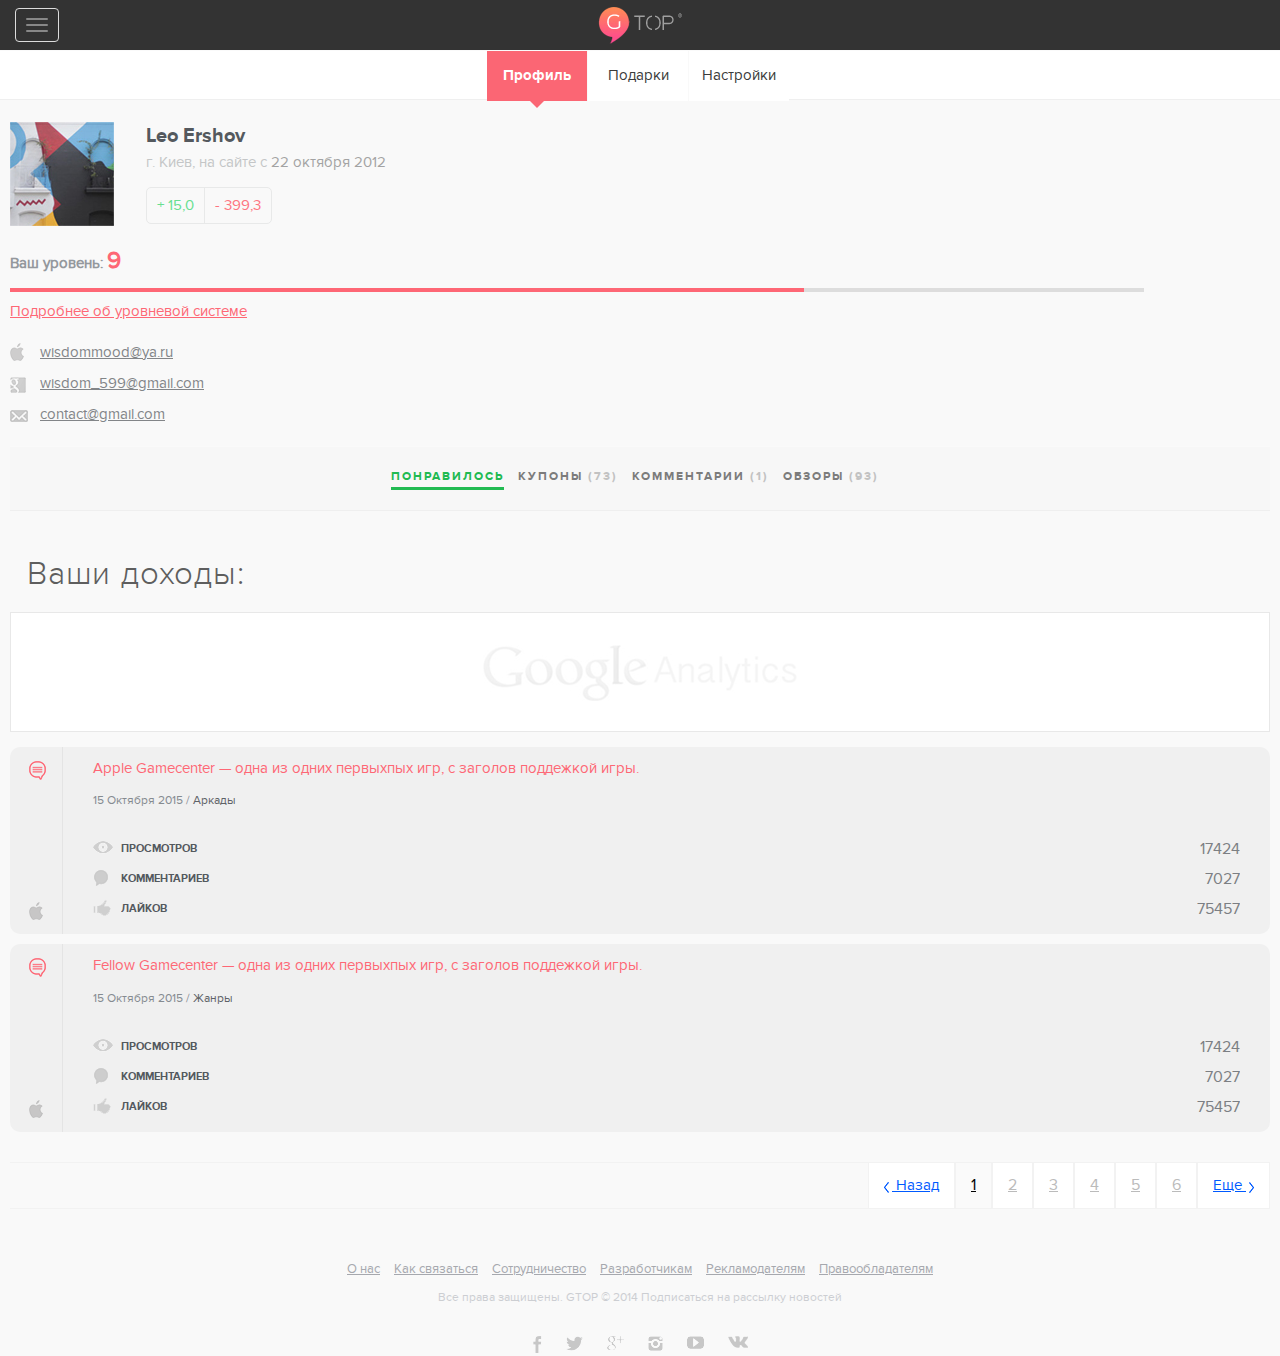
<file: profile.html>
<!DOCTYPE html>
<!--[if lt IE 7]>      <html class="no-js lt-ie9 lt-ie8 lt-ie7"> <![endif]-->
<!--[if IE 7]>         <html class="no-js lt-ie9 lt-ie8"> <![endif]-->
<!--[if IE 8]>         <html class="no-js lt-ie9"> <![endif]-->
<!--[if gt IE 8]><!--> <html class="no-js"> <!--<![endif]-->
<head>
	<meta charset="utf-8">
	<meta http-equiv="X-UA-Compatible" content="IE=edge,chrome=1">
	<title>gtop</title>
	<meta name="description" content="">
	<meta name="viewport" content="width=device-width, height=device-height, initial-scale=1.0, user-scalable=0, minimum-scale=1.0, maximum-scale=1.0">
<!-- 
	<link rel="stylesheet" href="css/bootstrap.min.css">
	<link rel="stylesheet" href="css/bootstrap-theme.min.css"> -->
	<link rel="stylesheet" href="css/main.css">
<!-- 
	<link rel="stylesheet/less" type="text/css" href="css/main.less" />
	<script src="js/vendor/less.js" type="text/javascript"></script>
 -->
	<!--[if lt IE 9]>
			<script src="js/vendor/html5-3.6-respond-1.1.0.min.js"></script>
	<![endif]-->
</head>
<body>
	<!--[if lt IE 8]>
			<p class="browsehappy">You are using an <strong>outdated</strong> browser. Please <a href="http://browsehappy.com/">upgrade your browser</a> to improve your experience.</p>
	<![endif]-->



	<div id="menu">
		<aside id="left-aside">
			<div class="top-aside">
				<a href="#" class="search-btn"><i></i></a>
				<a href="index.html" class="logo"><i></i></a>
			</div>
			<nav class="main-nav">
				<ul>
					<li class="play-games">
						<a href="#" data-color="play-games">
							<i class="category"></i>
							
							<span class="ico-block ">
								<i><i></i></i>
							</span>
							<span class="title">Игровые новости</span>
						</a>
					</li>
					<li class="ios">
						<a href="#" data-color="ios">
							<i class="category"></i>

							<span class="ico-block ">
								<i><i></i></i>
							</span>
							<span class="title">iOS</span>
						</a>
					</li>
					<li class="android">
						<a href="#" data-color="android">
							<i class="category"></i>
							
							<span class="ico-block ">
								<i><i></i></i>
							</span>
							<span class="title">Android</span>
						</a>
					</li>
					<li class="windows-phone">
						<a href="#" data-color="windows-phone">
							<i class="category"></i>
							
							<span class="ico-block ">
								<i><i></i></i>
							</span>
							<span class="title">Windows Phone</span>
						</a>
					</li>
					<li class="consoles">
						<a href="#" data-color="consoles">
							<i class="category"></i>
							
							<span class="ico-block ">
								<i><i></i></i>
							</span>
							<span class="title">Консоли</span>
						</a>
					</li>
					<li class="pc">
						<a href="#" data-color="pc">
							<i class="category"></i>
							
							<span class="ico-block ">
								<i><i></i></i>
							</span>
							<span class="title">ПК</span>
						</a>
					</li>
				</ul>
			</nav>

			<div id="logger" class="clearfix">
				<a href="#" class="logger-btn">
					<span class="img-block">
						<img src="img/pic-1.jpg" alt="">
					</span>
					<i></i>
				</a>
				<div class="logger-info">
					<div class="level">3</div>
					<ul>
						<li><i class="like"></i>2598</li>
						<li><i class="view"></i>16342</li>
					</ul>
				</div>
				<div class="logger-dropdown">
					<h3>Кирилл Царевич</h3>
					<span>Профиль</span>
					<ul>
						<li><a href="#">Настройки</a></li>
						<li><a href="#">Помощь</a></li>
						<li class="exid"><a href="#">Выйти</a></li>
					</ul>
				</div>
			</div>
			<a  href="#" class="write-article">Написать статью</a>

			<div class="login-block">
				<ul>
					<li><a href="#">Войти</a></li>
					<li>
						<span>Еще не пишете обзоры?</span>
						<a href="#">Зарегеистрируйтесь</a>
					</li>
				</ul>
			</div>
		</aside>
	</div>

	<div id="topbar" class="slide">
		<a id="menu-button">
			<span></span>
			<span></span>
			<span></span>
		</a>
		<a class="logo" href="#"></a>
	</div>

	<div id="main" class="android container slide">
		<input id="color" type="hidden" value="android">

		<section id="profile-wrap">
			<!-- Nav tabs -->
			<ul class="nav nav-tabs profile-tabs" role="tablist">
				<li role="presentation" class="active"><a href="#profile" aria-controls="profile" role="tab" data-toggle="tab">Профиль</a></li>
				<li role="presentation"><a href="#profile-gifts" aria-controls="profile-gifts" role="tab" data-toggle="tab">Подарки</a></li>
				<li role="presentation"><a href="#profile-setting" aria-controls="profile-setting" role="tab" data-toggle="tab">Настройки</a></li>
			</ul>

			<!-- Tab panes -->
			<div class="tab-content">
				<div role="tabpanel" class="tab-pane active" id="profile">
					<div class="profile-info">
						<div class="img-block">
							<img src="img/pic-60.jpg" alt="">
						</div>
						<div class="text-block">
							<h3>Leo Ershov</h3>
							<p>г. Киев, на сайте с <span>22 октября 2012</span></p>

							<ul class="pluse-minus">
								<li class="pluse">+ 15,0</li>
								<li class="minus">- 399,3</li>
							</ul>
						</div>
					</div>

					<div class="rating-wrap">
						<h4>Ваш уровень: <span>9</span></h4>

						<div class="rating">
							<div style="width:70%"></div>
						</div>
						<a href="#">Подробнее об уровневой системе</a>
					</div>

					<div class="contacts">
						<ul>
							<li>
								<a href="#"><i class="apple"></i><span>wisdommood@ya.ru</span></a>
								<a class="edit" href="#"><i></i></a>
							</li>

							<li>
								<a href="#"><i class="google-plus"></i><span>wisdom_599@gmail.com</span></a>
								<a class="edit" href="#"><i></i></a>
							</li>

							<li>
								<a href="#"><i class="mail"></i><span>contact@gmail.com</span></a>
								<a class="edit" href="#"><i></i></a>
							</li>
						</ul>
					</div>


					<div class="profile-iner">
						<!-- Nav tabs -->
						<ul class="nav nav-tabs color" role="tablist">
							<li role="presentation" class="active"><a href="#profile-likes" aria-controls="profile-likes" role="tab" data-toggle="tab">ПОНРАВИЛОСЬ</a></li>
							<li role="presentation"><a href="#profile-coupons" aria-controls="profile-coupons" role="tab" data-toggle="tab">КУПОНЫ <span>(73)</span></a></li>
							<li role="presentation"><a href="#profile-comments" aria-controls="profile-comments" role="tab" data-toggle="tab">КОММЕНТАРИИ <span>(1)</span></a></li>
							<li role="presentation"><a href="#profile-reviews" aria-controls="profile-reviews" role="tab" data-toggle="tab">ОБЗОРЫ <span>(93)</span></a></li>
						</ul>

						<!-- Tab panes -->
						<div class="tab-content">
							<div role="tabpanel" class="tab-pane active" id="profile-likes">
								<h2>Ваши доходы:</h2>
								<div class="analytics">
									<img src="img/analytics.jpg" alt="">
								</div>

								<div class="game-info-wrap">
									<div class="game-info">
										<div class="left-block">
											<span></span>

											<ul class="platform-ico">
												<li><i class="apple"></i></li>
											</ul>
										</div>
										<div class="right-block">
											<h3>Apple Gamecenter — одна из одних первыхпых игр, c заголов поддежкой игры.</h3>
											<p class="day">15 Октября 2015 / <span>Аркады</span></p>

											<ul class="info-list">
												<li><i class="views"></i><p>ПРОСМОТРОВ<span>17424</span></p></li>
												<li><i class="comments"></i><p>КОММЕНТАРИЕВ<span>7027</span></p></li>
												<li><i class="likes"></i><p>ЛАЙКОВ<span>75457</span></p></li>
											</ul>
										</div>
									</div>
								</div>

								<div class="game-info-wrap">
									<div class="game-info">
										<div class="left-block">
											<span></span>

											<ul class="platform-ico">
												<li><i class="apple"></i></li>
											</ul>
										</div>
										<div class="right-block">
											<h3>Fellow Gamecenter — одна из одних первыхпых игр, c заголов поддежкой игры.</h3>
											<p class="day">15 Октября 2015 / <span>Жанры</span></p>

											<ul class="info-list">
												<li><i class="views"></i><p>ПРОСМОТРОВ<span>17424</span></p></li>
												<li><i class="comments"></i><p>КОММЕНТАРИЕВ<span>7027</span></p></li>
												<li><i class="likes"></i><p>ЛАЙКОВ<span>75457</span></p></li>
											</ul>
										</div>
									</div>
								</div>

								<nav class="pagination-cont">
									<ul class="pagination">
										<li class="prev"><a href="#"><i></i> Назад</a></li>
										<li class="active"><a href="#">1</a></li>
										<li><a href="#">2</a></li>
										<li><a href="#">3</a></li>
										<li><a href="#">4</a></li>
										<li><a href="#">5</a></li>
										<li><a href="#">6</a></li>
										<li class="next"><a href="#">Еще <i></i></a></li>
									</ul>
								</nav>
							</div>
							<div role="tabpanel" class="tab-pane" id="profile-coupons">
								<div class="container-fluid">
									<div class="row">

										<div class="col-lg-6 col-md-6 col-sm-6 coupon-wrap">
											<div class="coupon">
												<div class="left-block">
													<div class="img-block"><img src="img/pic-29.jpg" alt=""></div>
													<ul class="rating big">
														<li><a class="active" href="#"></a></li>
														<li><a class="active" href="#"></a></li>
														<li><a class="active" href="#"></a></li>
														<li><a href="#"></a></li>
														<li><a href="#"></a></li>
													</ul>

													
													<ul class="platform">
														<li><a class="apple" href="#"></a></li>
													</ul>
												</div>
												<div class="right-block">
													<h3>CALL OF MINI: INFINITY</h3>
													<p class="category">Arcane Studios</p>
													<p class="day">12.05.2014</p>
													<p class="coupons-num old">
														ИСТЕК
													</p>
												</div>
											</div>
										</div>

										<div class="col-lg-6 col-md-6 col-sm-6 coupon-wrap">
											<div class="coupon">
												<div class="left-block">
													<div class="img-block"><img src="img/pic-44.jpg" alt=""></div>
													<ul class="rating big">
														<li><a class="active" href="#"></a></li>
														<li><a class="active" href="#"></a></li>
														<li><a class="active" href="#"></a></li>
														<li><a href="#"></a></li>
														<li><a href="#"></a></li>
													</ul>
										
													<ul class="platform">
														<li><a class="apple" href="#"></a></li>
													</ul>
												</div>
												<div class="right-block">
													<h3>CALL OF MINI: INFINITY</h3>
													<p class="category">Arcane Studios</p>
													<p class="day">12.05.2014</p>
													<p class="coupons-num">
														BX3PS9
													</p>
												</div>
											</div>
										</div>
									</div>
								</div>

								<nav class="pagination-cont">
									<ul class="pagination">
										<li class="prev"><a href="#"><i></i> Назад</a></li>
										<li class="active"><a href="#">1</a></li>
										<li><a href="#">2</a></li>
										<li><a href="#">3</a></li>
										<li><a href="#">4</a></li>
										<li><a href="#">5</a></li>
										<li><a href="#">6</a></li>
										<li class="next"><a href="#">Еще <i></i></a></li>
									</ul>
								</nav>
							</div>
							<div role="tabpanel" class="tab-pane" id="profile-comments">

								<div class="comment">
									<div class="left-block">
										<p class="review">Обзор игры на страже чистоты воздуха, часть <span>49</span></p>
									</div>
									<div class="right-block">
										<p class="likes up">+27</p>
										<div class="img-block">
											<img src="img/pic-30.jpg" alt="">
										</div>
										<div class="text-block">
											<h4>Кирилл Царевич  <i class="bad"></i><span>15 декабря 2011</span></h4>
											<p>
												Что вы понимаете в играх ребята, этот жанр является важной частью жизни любой имиджборды, а сильно увлекающиеся....
											</p>
										</div>
									</div>
								</div>

								<div class="comment">
									<div class="left-block">
										<p class="review">Обзор игры на страже чистоты воздуха, часть <span>149</span></p>
									</div>
									<div class="right-block">
										<p class="likes down">-5</p>
										<div class="img-block">
											<img src="img/pic-31.jpg" alt="">
										</div>
										<div class="text-block">
											<h4>Кирилл Царевич  <i class="good"></i><span>15 декабря 2011</span></h4>
											<p>
												Что вы понимаете в играх ребята, этот жанр является важной частью жизни любой имиджборды, а сильно увлекающиеся....
											</p>
										</div>
									</div>
								</div>

								<div class="comment">
									<div class="left-block">
										<div class="img-block">
											<img src="img/pic-44.jpg" alt="">
										</div>
										<h3>CALL OF MINI: INFINITY</h3>
										<p class="category">Arcane Studios</p>

										<ul class="platform">
											<li><a class="apple" href="#"></a></li>
											<li><a class="android" href="#"></a></li>
											<li><a class="windows-os" href="#"></a></li>
											<li><a class="pc" href="#">пк</a></li>
										</ul>
									</div>
									<div class="right-block">
										<div class="text-block">
											<h4 class="review"><span>15 декабря 2011</span></h4>
											<ul class="rating big">
												<li><a class="active" href="#"></a></li>
												<li><a class="active" href="#"></a></li>
												<li><a class="active" href="#"></a></li>
												<li><a href="#"></a></li>
												<li><a href="#"></a></li>
											</ul>

											<blockquote>Кристофер Нолан является одним из лучших режиссеров нашего времени.</blockquote>
											<p>
												Он снял таки потрясающие картины как «Начало», трилогия об Темном рыцаре, Престиж, «Мементо» и др. Фильм этот я очень ждал, потому что Нолан является моим любимым режиссером. Тема у фильма сложная, и реализовать ее на 100% процент может только мастер. Фильм долго шел на наши экраны, менялись режиссеры. Но вот дошла картина на наши экраны.
											</p>
											<p>
												На нашей земле засуха и на земле растет только кукуруза. Но однажды посылают команду в космос, чтоб найти планету, где люди могли бы поселится. В фильме затронули множество тем и теорий. Разные черные дыры, физические теории, временные парадоксы, измерения. 
											</p>
										</div>
									</div>
								</div>
								
								<nav class="pagination-cont">
									<ul class="pagination">
										<li class="prev"><a href="#"><i></i> Назад</a></li>
										<li class="active"><a href="#">1</a></li>
										<li><a href="#">2</a></li>
										<li><a href="#">3</a></li>
										<li><a href="#">4</a></li>
										<li><a href="#">5</a></li>
										<li><a href="#">6</a></li>
										<li class="next"><a href="#">Еще <i></i></a></li>
									</ul>
								</nav>
							</div>
							<div role="tabpanel" class="tab-pane" id="profile-reviews">							
								<div class="container-fluid reviews-wrap">

									<div class="row">

										<div class="reviews col-lg-4 col-md-6">
											<div class="img-wrap" style="background-image:url(img/pic-47.jpg)">

												<div class="header-reviews">
													<span>ОБЗОР</span>
													<p>10 ДЕКАБРЯ 2014</p>
												</div>
												<button type="button" class="btn btn-default">ОБЗОР</button>
												<div class="text-block">
													<h4>Alp — над пропеастью во ржи</h4>
													<a class="more" href="">Подробнее  →</a>
													<ul class="rating white">
														<li><a class="active" href="#"></a></li>
														<li><a class="active" href="#"></a></li>
														<li><a class="active" href="#"></a></li>
														<li><a href="#"></a></li>
														<li><a href="#"></a></li>
													</ul>
												</div>
											</div>
										</div>

										<div class="reviews col-lg-4 col-md-6">
											<div class="img-wrap" style="background-image:url(img/pic-48.jpg)">

												<div class="header-reviews">
													<span>ОБЗОР</span>
													<p>10 ДЕКАБРЯ 2014</p>
												</div>
												<button type="button" class="btn btn-default">ОБЗОР</button>
												<div class="text-block">
													<h4>Alp — над пропеастью во ржи</h4>
													<a class="more" href="">Подробнее  →</a>
													<ul class="rating white">
														<li><a class="active" href="#"></a></li>
														<li><a class="active" href="#"></a></li>
														<li><a class="active" href="#"></a></li>
														<li><a href="#"></a></li>
														<li><a href="#"></a></li>
													</ul>
												</div>
											</div>
										</div>

										<div class="reviews col-lg-4 col-md-6">
											<div class="img-wrap" style="background-image:url(img/pic-49.jpg)">

												<div class="header-reviews">
													<span>ОБЗОР</span>
													<p>10 ДЕКАБРЯ 2014</p>
												</div>
												<button type="button" class="btn btn-default">ОБЗОР</button>
												<div class="text-block">
													<h4>Alp — над пропеастью во ржи</h4>
													<a class="more" href="">Подробнее  →</a>
													<ul class="rating white">
														<li><a class="active" href="#"></a></li>
														<li><a class="active" href="#"></a></li>
														<li><a class="active" href="#"></a></li>
														<li><a href="#"></a></li>
														<li><a href="#"></a></li>
													</ul>
												</div>
											</div>
										</div>

										<div class="reviews col-lg-4 col-md-6">
											<div class="img-wrap" style="background-image:url(img/pic-50.jpg)">

												<div class="header-reviews">
													<span>ОБЗОР</span>
													<p>10 ДЕКАБРЯ 2014</p>
												</div>
												<button type="button" class="btn btn-default">ОБЗОР</button>
												<div class="text-block">
													<h4>Game — над пропеастью во ржи</h4>
													<a class="more" href="">Подробнее  →</a>
													<ul class="rating white">
														<li><a class="active" href="#"></a></li>
														<li><a class="active" href="#"></a></li>
														<li><a class="active" href="#"></a></li>
														<li><a href="#"></a></li>
														<li><a href="#"></a></li>
													</ul>
												</div>
											</div>
										</div>

										<div class="reviews col-lg-4 col-md-6">
											<div class="img-wrap" style="background-image:url(img/pic-51.jpg)">

												<div class="header-reviews">
													<span>ОБЗОР</span>
													<p>10 ДЕКАБРЯ 2014</p>
												</div>
												<button type="button" class="btn btn-default">ОБЗОР</button>
												<div class="text-block">
													<h4>Alp — над пропеастью во ржи</h4>
													<a class="more" href="">Подробнее  →</a>
													<ul class="rating white">
														<li><a class="active" href="#"></a></li>
														<li><a class="active" href="#"></a></li>
														<li><a class="active" href="#"></a></li>
														<li><a href="#"></a></li>
														<li><a href="#"></a></li>
													</ul>
												</div>
											</div>
										</div>

										<div class="reviews col-lg-4 col-md-6">
											<div class="img-wrap" style="background-image:url(img/pic-52.jpg)">

												<div class="header-reviews">
													<span>ОБЗОР</span>
													<p>10 ДЕКАБРЯ 2014</p>
												</div>
												<button type="button" class="btn btn-default">ОБЗОР</button>
												<div class="text-block">
													<h4>Alp — над пропеастью во ржи</h4>
													<a class="more" href="">Подробнее  →</a>
													<ul class="rating white">
														<li><a class="active" href="#"></a></li>
														<li><a class="active" href="#"></a></li>
														<li><a class="active" href="#"></a></li>
														<li><a href="#"></a></li>
														<li><a href="#"></a></li>
													</ul>
												</div>
											</div>
										</div>

										<div class="reviews col-lg-4 col-md-6">
											<div class="img-wrap" style="background-image:url(img/pic-53.jpg)">

												<div class="header-reviews">
													<span>ОБЗОР</span>
													<p>10 ДЕКАБРЯ 2014</p>
												</div>
												<button type="button" class="btn btn-default">ОБЗОР</button>
												<div class="text-block">
													<h4>Alp — над пропеастью во ржи</h4>
													<a class="more" href="">Подробнее  →</a>
													<ul class="rating white">
														<li><a class="active" href="#"></a></li>
														<li><a class="active" href="#"></a></li>
														<li><a class="active" href="#"></a></li>
														<li><a href="#"></a></li>
														<li><a href="#"></a></li>
													</ul>
												</div>
											</div>
										</div>

										<div class="reviews col-lg-4 col-md-6">
											<div class="img-wrap" style="background-image:url(img/pic-54.jpg)">

												<div class="header-reviews">
													<span>ОБЗОР</span>
													<p>10 ДЕКАБРЯ 2014</p>
												</div>
												<button type="button" class="btn btn-default">ОБЗОР</button>
												<div class="text-block">
													<h4>Alp — над пропеастью во ржи</h4>
													<a class="more" href="">Подробнее  →</a>
													<ul class="rating white">
														<li><a class="active" href="#"></a></li>
														<li><a class="active" href="#"></a></li>
														<li><a class="active" href="#"></a></li>
														<li><a href="#"></a></li>
														<li><a href="#"></a></li>
													</ul>
												</div>
											</div>
										</div>

										<div class="reviews col-lg-4 col-md-6">
											<div class="img-wrap" style="background-image:url(img/pic-55.jpg)">

												<div class="header-reviews">
													<span>ОБЗОР</span>
													<p>10 ДЕКАБРЯ 2014</p>
												</div>
												<button type="button" class="btn btn-default">ОБЗОР</button>
												<div class="text-block">
													<h4>Сlouds Knights</h4>
													<span>Studio Hight Five</span>

													<a class="more" href="">Подробнее  →</a>
													<ul class="rating white">
														<li><a class="active" href="#"></a></li>
														<li><a class="active" href="#"></a></li>
														<li><a class="active" href="#"></a></li>
														<li><a href="#"></a></li>
														<li><a href="#"></a></li>
													</ul>
												</div>
												<div class="img-block"><img src="img/pic-29.jpg" alt=""></div>
											</div>
										</div>

										<div class="reviews col-lg-4 col-md-6">
											<div class="img-wrap" style="background-image:url(img/pic-56.jpg)">

												<div class="header-reviews">
													<span>ОБЗОР</span>
													<p>10 ДЕКАБРЯ 2014</p>
												</div>
												<button type="button" class="btn btn-default">СКИДКА</button>
												<div class="text-block">
													<h4>Сlouds Knights</h4>
													<span>Аркады</span>
													
													<p class="price">
														336
														<span>a</span>
													</p>

													<div class="free">
														<span class="plus">+</span>
														<p>Бесплатно</p>
													</div>
												</div>
												<div class="img-block"><img src="img/pic-44.jpg" alt=""></div>
											</div>
										</div>

										<div class="reviews col-lg-4 col-md-6">
											<div class="img-wrap" style="background-image:url(img/pic-53.jpg)">

												<div class="header-reviews">
													<span>ОБЗОР</span>
													<p>10 ДЕКАБРЯ 2014</p>
												</div>
												<button type="button" class="btn btn-default">ОБЗОР</button>
												<div class="text-block">
													<h4>Alp — над пропеастью во ржи</h4>
													<a class="more" href="">Подробнее  →</a>
													<ul class="rating white">
														<li><a class="active" href="#"></a></li>
														<li><a class="active" href="#"></a></li>
														<li><a class="active" href="#"></a></li>
														<li><a href="#"></a></li>
														<li><a href="#"></a></li>
													</ul>
												</div>
											</div>
										</div>

										<div class="reviews col-lg-4 col-md-6">
											<div class="img-wrap" style="background-image:url(img/pic-54.jpg)">

												<div class="header-reviews">
													<span>ОБЗОР</span>
													<p>10 ДЕКАБРЯ 2014</p>
												</div>
												<button type="button" class="btn btn-default">ОБЗОР</button>
												<div class="text-block">
													<h4>Alp — над пропеастью во ржи</h4>
													<a class="more" href="">Подробнее  →</a>
													<ul class="rating white">
														<li><a class="active" href="#"></a></li>
														<li><a class="active" href="#"></a></li>
														<li><a class="active" href="#"></a></li>
														<li><a href="#"></a></li>
														<li><a href="#"></a></li>
													</ul>
												</div>
											</div>
										</div>
		
										<div class="reviews col-lg-4 col-md-6">
											<div class="img-wrap" style="background-image:url(img/pic-53.jpg)">

												<div class="header-reviews">
													<span>ОБЗОР</span>
													<p>10 ДЕКАБРЯ 2014</p>
												</div>
												<button type="button" class="btn btn-default">ОБЗОР</button>
												<div class="text-block">
													<h4>Alp — над пропеастью во ржи</h4>
													<a class="more" href="">Подробнее  →</a>
													<ul class="rating white">
														<li><a class="active" href="#"></a></li>
														<li><a class="active" href="#"></a></li>
														<li><a class="active" href="#"></a></li>
														<li><a href="#"></a></li>
														<li><a href="#"></a></li>
													</ul>
												</div>
											</div>
										</div>

										<div class="reviews col-lg-4 col-md-6">
											<div class="img-wrap" style="background-image:url(img/pic-54.jpg)">

												<div class="header-reviews">
													<span>ОБЗОР</span>
													<p>10 ДЕКАБРЯ 2014</p>
												</div>
												<button type="button" class="btn btn-default">ОБЗОР</button>
												<div class="text-block">
													<h4>Alp — над пропеастью во ржи</h4>
													<a class="more" href="">Подробнее  →</a>
													<ul class="rating white">
														<li><a class="active" href="#"></a></li>
														<li><a class="active" href="#"></a></li>
														<li><a class="active" href="#"></a></li>
														<li><a href="#"></a></li>
														<li><a href="#"></a></li>
													</ul>
												</div>
											</div>
										</div>

										<div class="reviews col-lg-4 col-md-6">
											<div class="img-wrap" style="background-image:url(img/pic-50.jpg)">
																							
												<div class="header-reviews">
													<span>ОБЗОР</span>
													<p>10 ДЕКАБРЯ 2014</p>
												</div>
												<button type="button" class="btn btn-default">ОБЗОР</button>
												<div class="text-block">
													<h4>Alp — над пропеастью во ржи</h4>
													<a class="more" href="">Подробнее  →</a>
													<ul class="rating white">
														<li><a class="active" href="#"></a></li>
														<li><a class="active" href="#"></a></li>
														<li><a class="active" href="#"></a></li>
														<li><a href="#"></a></li>
														<li><a href="#"></a></li>
													</ul>
												</div>
											</div>
										</div>
									</div>
								</div>

								<nav class="pagination-cont">
									<ul class="pagination">
										<li class="prev"><a href="#"><i></i> Назад</a></li>
										<li class="active"><a href="#">1</a></li>
										<li><a href="#">2</a></li>
										<li><a href="#">3</a></li>
										<li><a href="#">4</a></li>
										<li><a href="#">5</a></li>
										<li><a href="#">6</a></li>
										<li class="next"><a href="#">Еще <i></i></a></li>
									</ul>
								</nav>
							</div>
						</div>
					</div>
				</div>
				<div role="tabpanel" class="tab-pane" id="profile-gifts">
					<p class="your-account"> На вашем счету: <i></i><span>500</span></p>
					<div class="gold-gift">
						<i></i>
						<p><b>appstore.in</b>/vis323/23423/play |</p>
					</div>
					<div class="gold-wrap">
						<div class="product-block arcade-wrap">
							<div class="img-block">
								<span><img src="img/pic-44.jpg"></span>
							</div>
							<div class="text-block arcade">
								<h3>CALL OF MINI: INFINITY</h3>
								<p class="category">Arcane Studios</p>
								<a href="#" class="price-btn">
									<span><s>336 P</s></span>
									<p class="free">Бесплатно!</p>
								</a>
							</div>
						</div>
						<h2>Поздравляем! </h2>
						<p class="discount">Вы можете купить эту игру со скидкой <span>0,005%</span></p>
						<p class="less-money">С вашего счета будет списано: <i></i><span> 25</span> </p>
						<a class="buy" href="#">Купить</a>
					</div>
				</div>
				<div role="tabpanel" class="tab-pane" id="profile-setting">
					<h2>Настройки аккаунта</h2>
					<p>Нажмите на соответствующую иконку платформы чтобы связать ее с вашим аккаунтом</p>
					<ul>
						<li class="windows-phone"><a href="#"><i></i></a></li>
						<li class="consoles"><a href="#"><i></i></a></li>
						<li class="active android"><a href="#"><i></i></a></li>
						<li class="ios"><a href="#"><i></i></a></li>
					</ul>

					<div class="footer-button">
						<a class="save" href="#">Сохранить изменения</a>
						<a class="cancel" href="#">Отмена</a>
					</div>
				</div>
			</div>
	
			<div class="pre-footer profile-iner">
				<footer id="footer">
					<nav>
						<a href="#">О нас</a>
						<a href="#">Как связаться</a>
						<a href="#">Сотрудничество</a>
						<a href="#">Разработчикам</a>
						<a href="#">Рекламодателям</a>
						<a href="#">Правообладателям</a>
					</nav>
					<p>Все права защищены. GTOP © 2014 Подписаться на рассылку новостей  </p>

					<ul>
						<li><a class="fb" href="#"></a></li>
						<li><a class="tw" href="#"></a></li>
						<li><a class="gp" href="#"></a></li>
						<li><a class="in" href="#"></a></li>
						<li><a class="yt" href="#"></a></li>
						<li><a class="vk" href="#"></a></li>
					</ul>
				</footer>
			</div>
		</section>
	</div><!-- /.container -->
	<script src="js/vendor/jquery-1.11.1.min.js"></script>
	<script src="js/vendor/bootstrap.min.js"></script>
	<script src="js/main.js"></script>
</body>
</html>
</file>
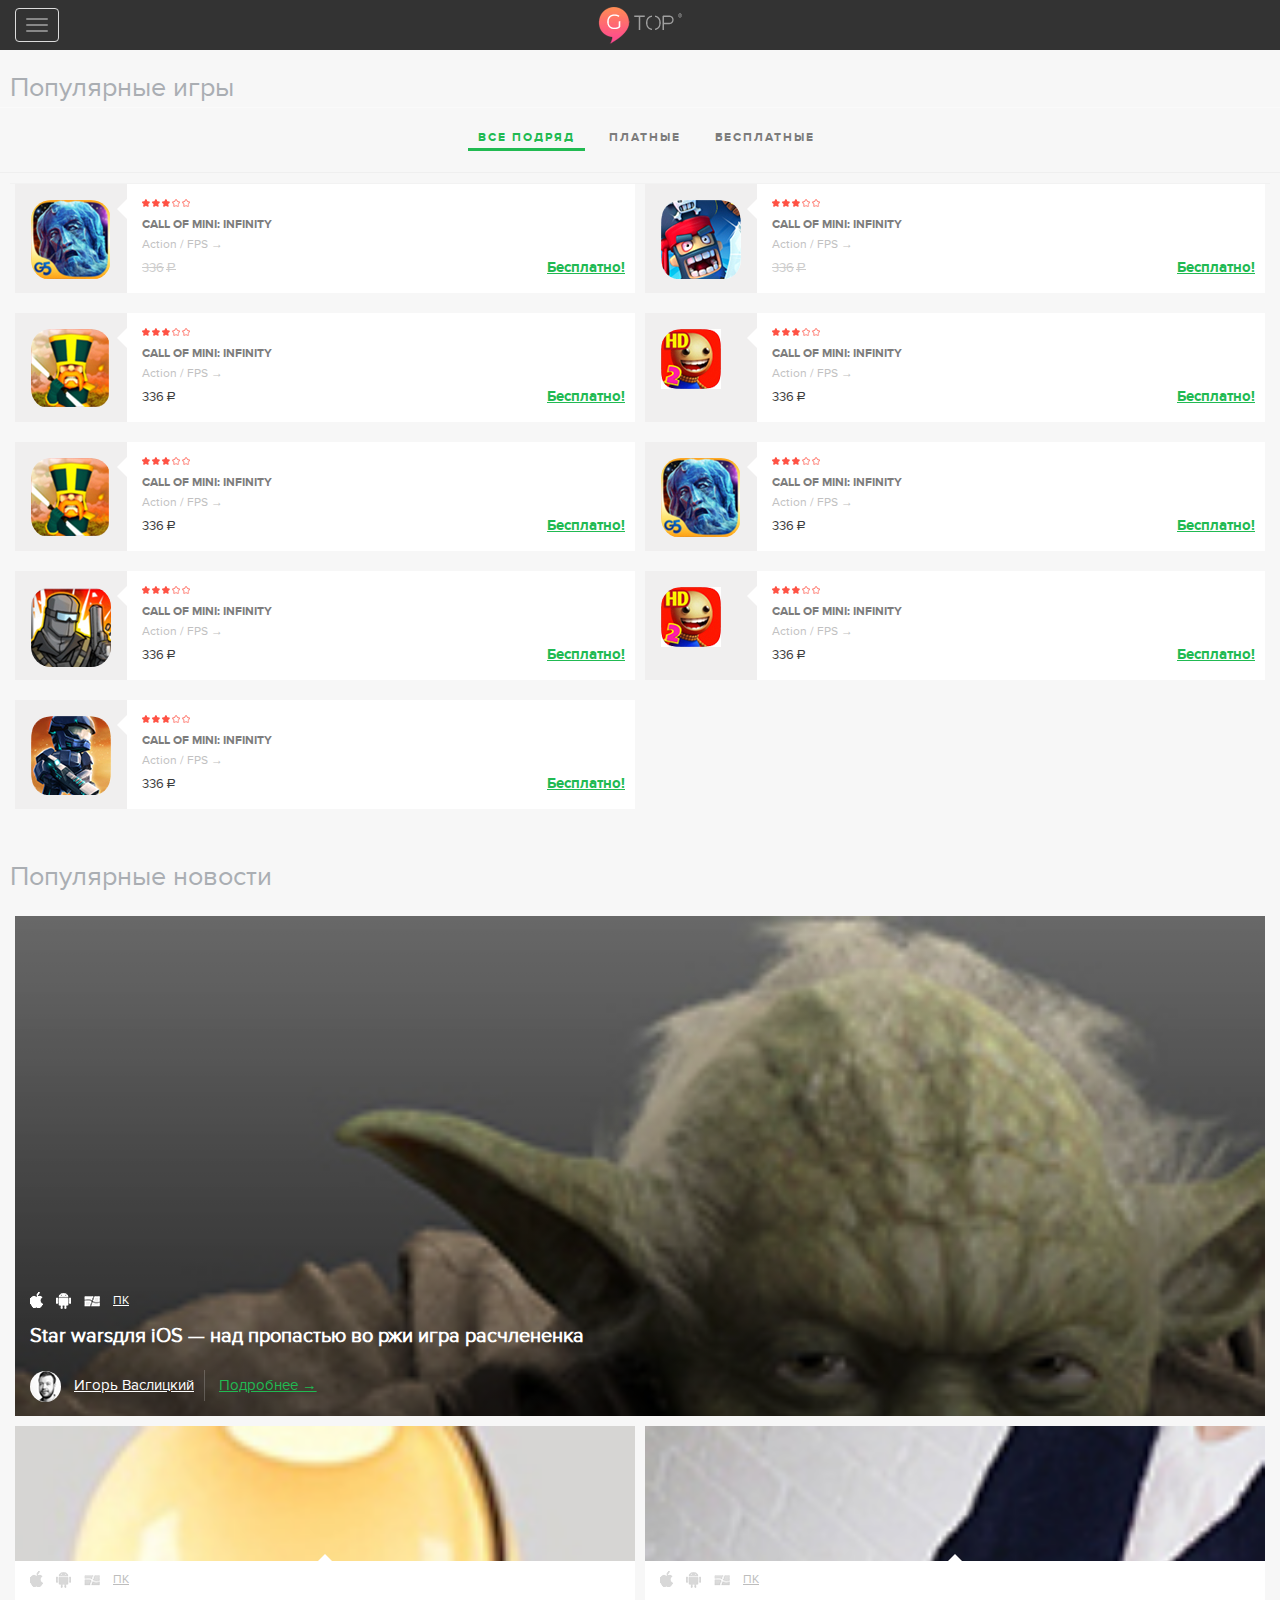
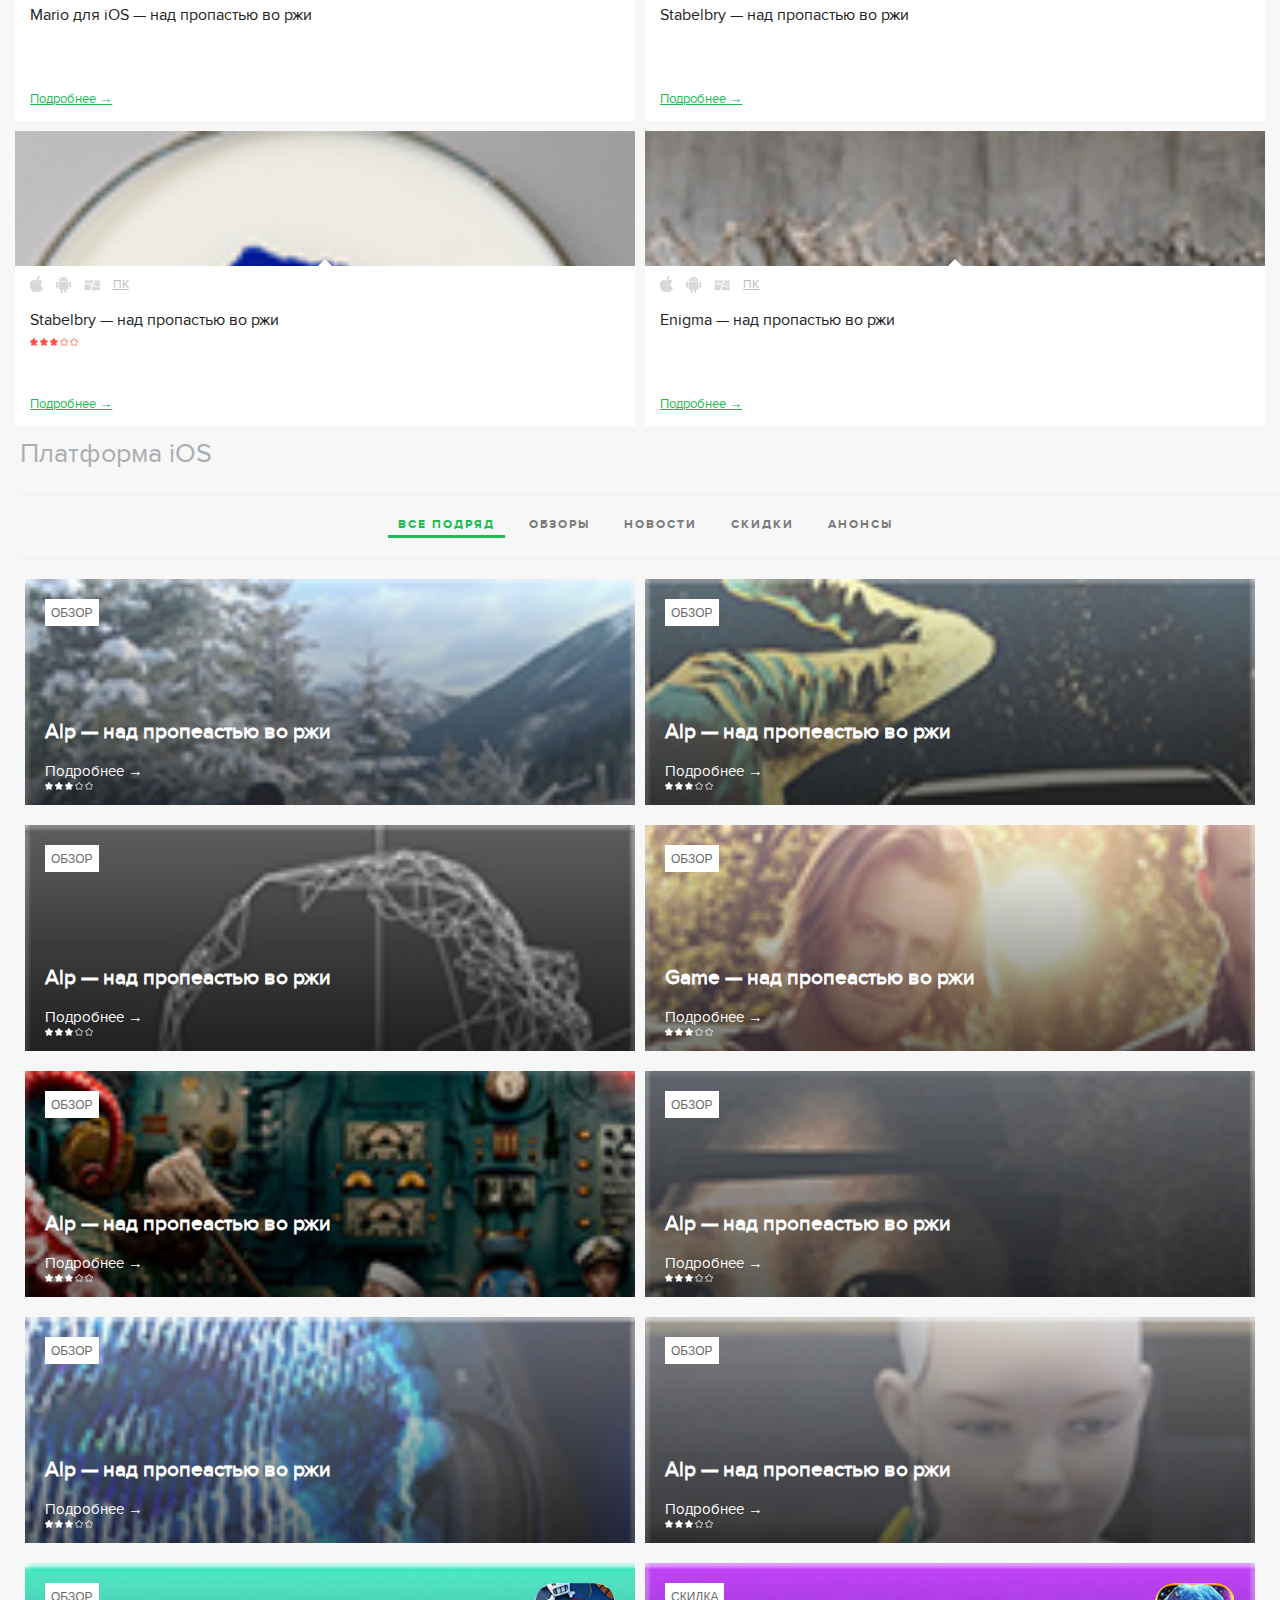
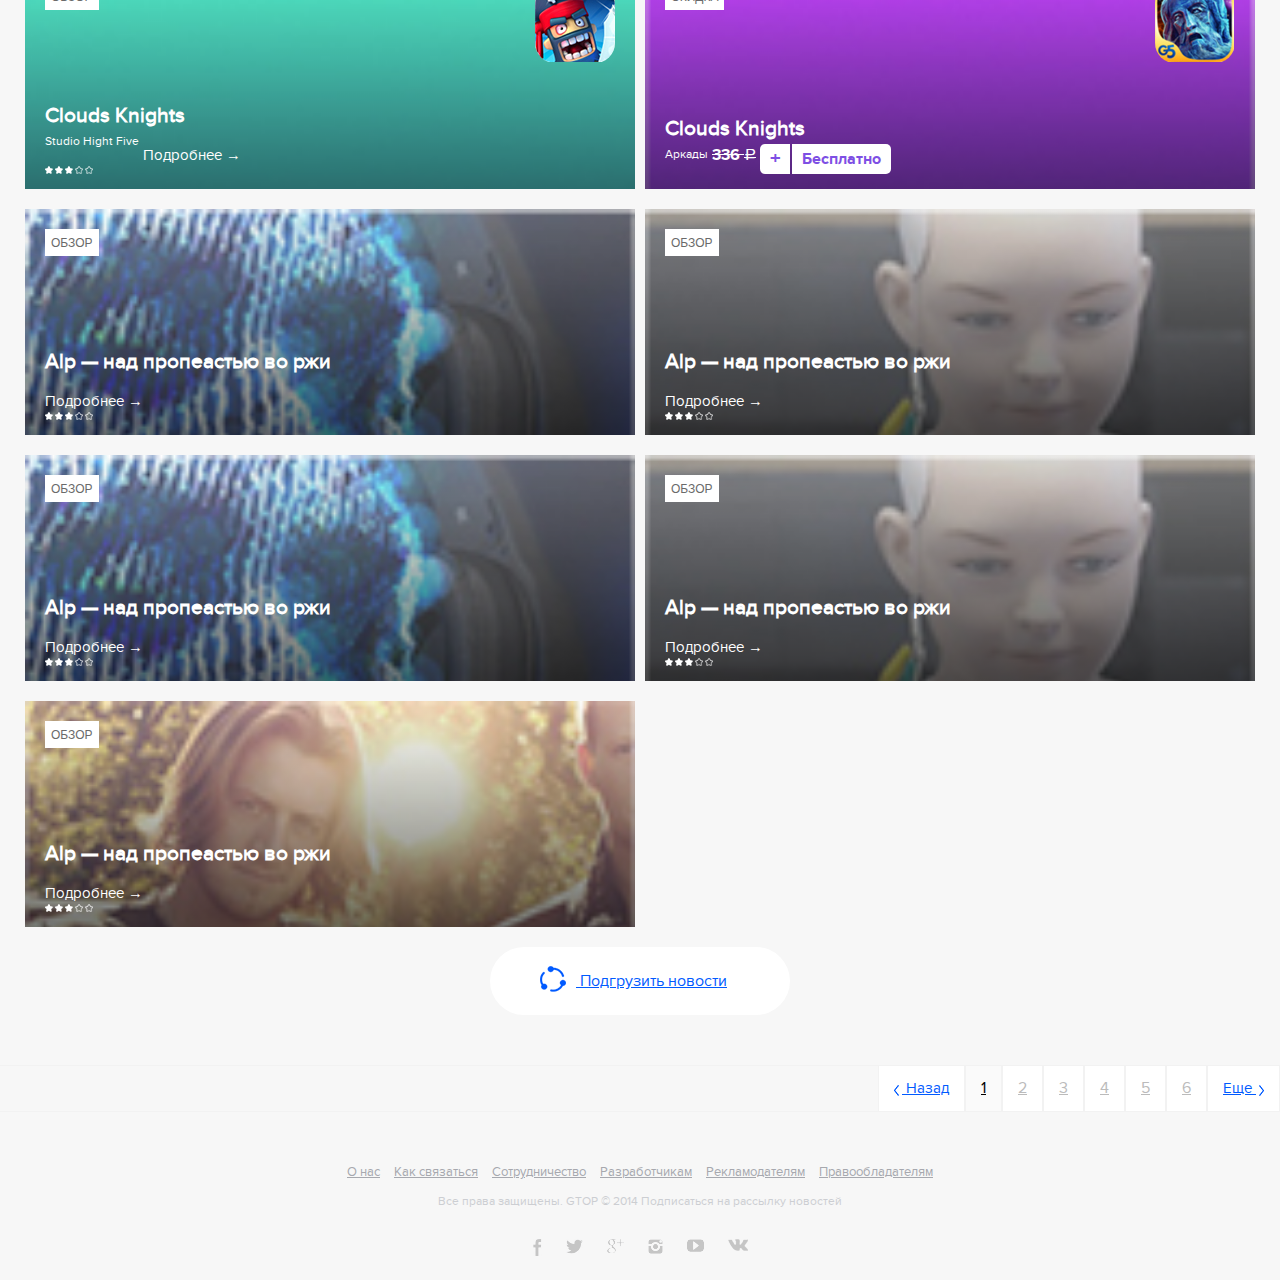
<file: selection-games.html>
<!DOCTYPE html>
<!--[if lt IE 7]>      <html class="no-js lt-ie9 lt-ie8 lt-ie7"> <![endif]-->
<!--[if IE 7]>         <html class="no-js lt-ie9 lt-ie8"> <![endif]-->
<!--[if IE 8]>         <html class="no-js lt-ie9"> <![endif]-->
<!--[if gt IE 8]><!--> <html class="no-js"> <!--<![endif]-->
<head>
	<meta charset="utf-8">
	<meta http-equiv="X-UA-Compatible" content="IE=edge,chrome=1">
	<title>gtop</title>
	<meta name="description" content="">
	<meta name="viewport" content="width=device-width, height=device-height, initial-scale=1.0, user-scalable=0, minimum-scale=1.0, maximum-scale=1.0">
<!-- 
	<link rel="stylesheet" href="css/bootstrap.min.css">
	<link rel="stylesheet" href="css/bootstrap-theme.min.css"> -->
	<link rel="stylesheet" href="css/main.css">
<!-- 
	<link rel="stylesheet/less" type="text/css" href="css/main.less" />
	<script src="js/vendor/less.js" type="text/javascript"></script>
 -->
	<!--[if lt IE 9]>
			<script src="js/vendor/html5-3.6-respond-1.1.0.min.js"></script>
	<![endif]-->
</head>
<body>
	<!--[if lt IE 8]>
			<p class="browsehappy">You are using an <strong>outdated</strong> browser. Please <a href="http://browsehappy.com/">upgrade your browser</a> to improve your experience.</p>
	<![endif]-->



	<div id="menu">
		<aside id="left-aside">
			<div class="top-aside">
				<a href="#" class="search-btn"><i></i></a>
				<a href="index.html" class="logo"><i></i></a>
			</div>
			<nav class="main-nav">
				<ul>
					<li class="play-games">
						<a href="#" data-color="play-games">
							<i class="category"></i>
							
							<span class="ico-block ">
								<i><i></i></i>
							</span>
							<span class="title">Игровые новости</span>
						</a>
					</li>
					<li class="ios">
						<a href="#" data-color="ios">
							<i class="category"></i>

							<span class="ico-block ">
								<i><i></i></i>
							</span>
							<span class="title">iOS</span>
						</a>
					</li>
					<li class="android">
						<a href="#" data-color="android">
							<i class="category"></i>
							
							<span class="ico-block ">
								<i><i></i></i>
							</span>
							<span class="title">Android</span>
						</a>
					</li>
					<li class="windows-phone">
						<a href="#" data-color="windows-phone">
							<i class="category"></i>
							
							<span class="ico-block ">
								<i><i></i></i>
							</span>
							<span class="title">Windows Phone</span>
						</a>
					</li>
					<li class="consoles">
						<a href="#" data-color="consoles">
							<i class="category"></i>
							
							<span class="ico-block ">
								<i><i></i></i>
							</span>
							<span class="title">Консоли</span>
						</a>
					</li>
					<li class="pc">
						<a href="#" data-color="pc">
							<i class="category"></i>
							
							<span class="ico-block ">
								<i><i></i></i>
							</span>
							<span class="title">ПК</span>
						</a>
					</li>
				</ul>
			</nav>

			<div id="logger" class="clearfix">
				<a href="#" class="logger-btn">
					<span class="img-block">
						<img src="img/pic-1.jpg" alt="">
					</span>
					<i></i>
				</a>
				<div class="logger-info">
					<div class="level">3</div>
					<ul>
						<li><i class="like"></i>2598</li>
						<li><i class="view"></i>16342</li>
					</ul>
				</div>
				<div class="logger-dropdown">
					<h3>Кирилл Царевич</h3>
					<span>Профиль</span>
					<ul>
						<li><a href="#">Настройки</a></li>
						<li><a href="#">Помощь</a></li>
						<li class="exid"><a href="#">Выйти</a></li>
					</ul>
				</div>
			</div>
			<a  href="#" class="write-article">Написать статью</a>

			<div class="login-block">
				<ul>
					<li><a href="#">Войти</a></li>
					<li>
						<span>Еще не пишете обзоры?</span>
						<a href="#">Зарегеистрируйтесь</a>
					</li>
				</ul>
			</div>
		</aside>
	</div>

	<div id="topbar" class="slide">
		<a id="menu-button">
			<span></span>
			<span></span>
			<span></span>
		</a>
		<a class="logo" href="#"></a>
	</div>

	<div id="main" class="android container slide">
		<input id="color" type="hidden" value="android">

		<section id="content-block">
			<div class="popular-games-wrap">
				<h3>Популярные игры</h3>

				  <!-- Nav tabs -->
				<ul class="nav nav-tabs color" role="tablist">
					<li role="presentation" class="active"><a href="#everything-games" aria-controls="everything-games" role="tab" data-toggle="tab">ВСЕ ПОДРЯД</a></li>
					<li role="presentation"><a href="#pade-games" aria-controls="pade-games" role="tab" data-toggle="tab">ПЛАТНЫЕ</a></li>
					<li role="presentation"><a href="#free-games" aria-controls="free-games" role="tab" data-toggle="tab">БЕСПЛАТНЫЕ</a></li>
				</ul>

				<!-- Tab panes -->
				<div class="tab-content">
					<div role="tabpanel" class="tab-pane active" id="everything-games">
						<div class="popular-games">
							<ul>
								<li>
									<a class="link-overlay" href="#"></a>
									<div class="img-block">
										<span><img src="img/pic-44.jpg" alt=""></span>
									</div>
									<div class="text-block">
										<ul class="rating">
											<li><a class="active" href="#"></a></li>
											<li><a class="active" href="#"></a></li>
											<li><a class="active" href="#"></a></li>
											<li><a href="#"></a></li>
											<li><a href="#"></a></li>
										</ul>
										<h4>CALL OF MINI: INFINITY</h4>
										<span class="more">Action / FPS  →</span>
										<ul class="price-list">
											<li class="price"><s>336<span>a</span></s></li>
											<li class="free"><a href="#">Бесплатно!</a></li>
										</ul>
									</div>
								</li>

								<li>
									<a class="link-overlay" href="#"></a>
									<div class="img-block">
										<span><img src="img/pic-29.jpg" alt=""></span>
									</div>
									<div class="text-block">
										<ul class="rating">
											<li><a class="active" href="#"></a></li>
											<li><a class="active" href="#"></a></li>
											<li><a class="active" href="#"></a></li>
											<li><a href="#"></a></li>
											<li><a href="#"></a></li>
										</ul>
										<h4>CALL OF MINI: INFINITY</h4>
										<span class="more">Action / FPS  →</span>
										<ul class="price-list">
											<li class="price"><s>336<span>a</span></s></li>
											<li class="free"><a href="#">Бесплатно!</a></li>
										</ul>
									</div>
								</li>

								<li>
									<a class="link-overlay" href="#"></a>
									<div class="img-block">
										<span><img src="img/pic-45.jpg" alt=""></span>
									</div>
									<div class="text-block">
										<ul class="rating">
											<li><a class="active" href="#"></a></li>
											<li><a class="active" href="#"></a></li>
											<li><a class="active" href="#"></a></li>
											<li><a href="#"></a></li>
											<li><a href="#"></a></li>
										</ul>
										<h4>CALL OF MINI: INFINITY</h4>
										<span class="more">Action / FPS  →</span>
										<ul class="price-list">
											<li class="price">336<span>a</span></li>
											<li class="free"><a href="#">Бесплатно!</a></li>
										</ul>
									</div>
								</li>

								<li>
									<a class="link-overlay" href="#"></a>
									<div class="img-block">
										<span><img src="img/pic-8.jpg" alt=""></span>
									</div>
									<div class="text-block">
										<ul class="rating">
											<li><a class="active" href="#"></a></li>
											<li><a class="active" href="#"></a></li>
											<li><a class="active" href="#"></a></li>
											<li><a href="#"></a></li>
											<li><a href="#"></a></li>
										</ul>
										<h4>CALL OF MINI: INFINITY</h4>
										<span class="more">Action / FPS  →</span>
										<ul class="price-list">
											<li class="price">336<span>a</span></li>
											<li class="free"><a href="#">Бесплатно!</a></li>
										</ul>
									</div>
								</li>

								<li>
									<a class="link-overlay" href="#"></a>
									<div class="img-block">
										<span><img src="img/pic-45.jpg" alt=""></span>
									</div>
									<div class="text-block">
										<ul class="rating">
											<li><a class="active" href="#"></a></li>
											<li><a class="active" href="#"></a></li>
											<li><a class="active" href="#"></a></li>
											<li><a href="#"></a></li>
											<li><a href="#"></a></li>
										</ul>
										<h4>CALL OF MINI: INFINITY</h4>
										<span class="more">Action / FPS  →</span>
										<ul class="price-list">
											<li class="price">336<span>a</span></li>
											<li class="free"><a href="#">Бесплатно!</a></li>
										</ul>
									</div>
								</li>

								<li>
									<a class="link-overlay" href="#"></a>
									<div class="img-block">
										<span><img src="img/pic-44.jpg" alt=""></span>
									</div>
									<div class="text-block">
										<ul class="rating">
											<li><a class="active" href="#"></a></li>
											<li><a class="active" href="#"></a></li>
											<li><a class="active" href="#"></a></li>
											<li><a href="#"></a></li>
											<li><a href="#"></a></li>
										</ul>
										<h4>CALL OF MINI: INFINITY</h4>
										<span class="more">Action / FPS  →</span>
										<ul class="price-list">
											<li class="price">336<span>a</span></li>
											<li class="free"><a href="#">Бесплатно!</a></li>
										</ul>
									</div>
								</li>

								<li>
									<a class="link-overlay" href="#"></a>
									<div class="img-block">
										<span><img src="img/pic-46.jpg" alt=""></span>
									</div>
									<div class="text-block">
										<ul class="rating">
											<li><a class="active" href="#"></a></li>
											<li><a class="active" href="#"></a></li>
											<li><a class="active" href="#"></a></li>
											<li><a href="#"></a></li>
											<li><a href="#"></a></li>
										</ul>
										<h4>CALL OF MINI: INFINITY</h4>
										<span class="more">Action / FPS  →</span>
										<ul class="price-list">
											<li class="price">336<span>a</span></li>
											<li class="free"><a href="#">Бесплатно!</a></li>
										</ul>
									</div>
								</li>

								<li>
									<a class="link-overlay" href="#"></a>
									<div class="img-block">
										<span><img src="img/pic-8.jpg" alt=""></span>
									</div>
									<div class="text-block">
										<ul class="rating">
											<li><a class="active" href="#"></a></li>
											<li><a class="active" href="#"></a></li>
											<li><a class="active" href="#"></a></li>
											<li><a href="#"></a></li>
											<li><a href="#"></a></li>
										</ul>
										<h4>CALL OF MINI: INFINITY</h4>
										<span class="more">Action / FPS  →</span>
										<ul class="price-list">
											<li class="price">336<span>a</span></li>
											<li class="free"><a href="#">Бесплатно!</a></li>
										</ul>
									</div>
								</li>

								<li>
									<a class="link-overlay" href="#"></a>
									<div class="img-block">
										<span><img src="img/pic-28.jpg" alt=""></span>
									</div>
									<div class="text-block">
										<ul class="rating">
											<li><a class="active" href="#"></a></li>
											<li><a class="active" href="#"></a></li>
											<li><a class="active" href="#"></a></li>
											<li><a href="#"></a></li>
											<li><a href="#"></a></li>
										</ul>
										<h4>CALL OF MINI: INFINITY</h4>
										<span class="more">Action / FPS  →</span>
										<ul class="price-list">
											<li class="price">336<span>a</span></li>
											<li class="free"><a href="#">Бесплатно!</a></li>
										</ul>
									</div>
								</li>
							</ul>
						</div>
					</div>
					<div role="tabpanel" class="tab-pane" id="pade-games">	
																
						<div class="arcade-list">
							<div class="arcade-wrap">
								<div class="arcade">
									<div class="img-block">
										<img src="img/pic-44.jpg" alt="">
									</div>
									<div class="info-block">

										<ul class="platform">
											<li><a class="apple" href="#"></a></li>
											<li><a class="android" href="#"></a></li>
											<li><a class="windows-os" href="#"></a></li>
										</ul>
										<ul class="rating">
											<li><a class="active" href="#"></a></li>
											<li><a class="active" href="#"></a></li>
											<li><a class="active" href="#"></a></li>
											<li><a href="#"></a></li>
											<li><a href="#"></a></li>
										</ul>
									</div>

									<h3>CALL OF MINI: INFINITY</h3>
									<p class="category">Arcane Studios</p>
									<a href="#" class="price-btn">
										<p class="free">Бесплатно!</p>
									</a>
								</div>
							</div>

							<div class="arcade-wrap">
								<div class="arcade">
									<div class="img-block">
										<img src="img/pic-45.jpg" alt="">
									</div>
									<div class="info-block">

										<ul class="platform">
											<li><a class="apple" href="#"></a></li>
											<li><a class="android" href="#"></a></li>
											<li><a class="windows-os" href="#"></a></li>
										</ul>
										<ul class="rating">
											<li><a class="active" href="#"></a></li>
											<li><a class="active" href="#"></a></li>
											<li><a class="active" href="#"></a></li>
											<li><a href="#"></a></li>
											<li><a href="#"></a></li>
										</ul>
									</div>

									<h3>CALL OF MINI: INFINITY</h3>
									<p class="category">Arcane Studios</p>
									<a class="price" href="#">5454 p</a>
								</div>
							</div>

							<div class="arcade-wrap">
								<div class="arcade">
									<div class="img-block">
										<img src="img/pic-46.jpg" alt="">
									</div>
									<div class="info-block">

										<ul class="platform">
											<li><a class="apple" href="#"></a></li>
											<li><a class="android" href="#"></a></li>
											<li><a class="windows-os" href="#"></a></li>
										</ul>
										<ul class="rating">
											<li><a class="active" href="#"></a></li>
											<li><a class="active" href="#"></a></li>
											<li><a class="active" href="#"></a></li>
											<li><a href="#"></a></li>
											<li><a href="#"></a></li>
										</ul>
									</div>

									<h3>CALL OF MINI: INFINITY</h3>
									<p class="category">Arcane Studios</p>
									<a href="#" class="price-btn">
										<span><s>336 P</s></span>
										<p class="free">Бесплатно!</p>
									</a>
								</div>
							</div>

							<div class="arcade-wrap">
								<div class="arcade">
									<div class="img-block">
										<img src="img/pic-28.jpg" alt="">
									</div>
									<div class="info-block">

										<ul class="platform">
											<li><a class="apple" href="#"></a></li>
											<li><a class="android" href="#"></a></li>
											<li><a class="windows-os" href="#"></a></li>
										</ul>
										<ul class="rating">
											<li><a class="active" href="#"></a></li>
											<li><a class="active" href="#"></a></li>
											<li><a class="active" href="#"></a></li>
											<li><a href="#"></a></li>
											<li><a href="#"></a></li>
										</ul>
									</div>

									<h3>CALL OF MINI: INFINITY</h3>
									<p class="category">Arcane Studios</p>
									<a href="#" class="price-btn">
										<span><s>336 P</s></span>
										<p class="free">Бесплатно!</p>
									</a>
								</div>
							</div>
						</div>
					</div>
					<div role="tabpanel" class="tab-pane" id="free-games">3</div>
				</div>
			</div>
			<div class="popular-news-wrap  article-block">
				<h2>Популярные новости</h2>

				<div class="article">
					<div class="main-new">
						<div class="img-block"><img src="img/pic-36.jpg" alt=""></div>

						<div class="text-block">
							<ul class="platform white">
								<li><a class="apple" href="#"></a></li>
								<li><a class="android" href="#"></a></li>
								<li><a class="windows-os" href="#"></a></li>
								<li><a class="pc" href="#">пк</a></li>
							</ul>
							<h3>Star warsдля iOS — над пропастью во ржи игра расчлененка</h3>
							<ul class="bottom">
								<li>
									<a class="author" href="#">
										<span><img src="img/pic-7.jpg" alt=""></span>Игорь Васлицкий
									</a>
								</li>
								<li>
									<a class="more" href="#">Подробнее  →</a>
								</li>
							</ul>
						</div>
					</div>

					<div class="clearfix"></div>

					<div class="new">
						<div class="img-block">
							<img src="img/pic-17.jpg" alt="">
						</div>
						<div class="text-block">
							<div class="top-new">

								<ul class="platform">
									<li><a class="apple" href="#"></a></li>
									<li><a class="android" href="#"></a></li>
									<li><a class="windows-os" href="#"></a></li>
									<li><a class="pc" href="#">пк</a></li>
								</ul>
							</div>
							<div class="cont-new">
								<h3>Mario для iOS — над пропастью во ржи</h3>
							</div>
							<a class="more" href="#">Подробнее  →</a>
							
						</div>
					</div>

					<div class="new">
						<div class="img-block">
							<img src="img/pic-20.jpg" alt="">
						</div>
						<div class="text-block">
							<div class="top-new">
																					
								<ul class="platform">
									<li><a class="apple" href="#"></a></li>
									<li><a class="android" href="#"></a></li>
									<li><a class="windows-os" href="#"></a></li>
									<li><a class="pc" href="#">пк</a></li>
								</ul>
							</div>
							<div class="cont-new">
								<h3>Stabelbry — над пропастью во ржи</h3>
							</div>
							<a class="more" href="#">Подробнее  →</a>
							
						</div>
					</div>

					<div class="new">
						<div class="img-block">
							<img src="img/pic-21.jpg" alt="">
						</div>
						<div class="text-block">
							<div class="top-new">
																					
								<ul class="platform">
									<li><a class="apple" href="#"></a></li>
									<li><a class="android" href="#"></a></li>
									<li><a class="windows-os" href="#"></a></li>
									<li><a class="pc" href="#">пк</a></li>
								</ul>
							</div>
							<div class="cont-new">
								<h3>Stabelbry — над пропастью во ржи</h3>

								<ul class="rating">
									<li><a class="active" href="#"></a></li>
									<li><a class="active" href="#"></a></li>
									<li><a class="active" href="#"></a></li>
									<li><a href="#"></a></li>
									<li><a href="#"></a></li>
								</ul>
							</div>
							<a class="more" href="#">Подробнее  →</a>
							
						</div>
					</div>

					<div class="new">
						<div class="img-block">
							<img src="img/pic-22.jpg" alt="">
						</div>
						<div class="text-block">
							<div class="top-new">
																					
								<ul class="platform">
									<li><a class="apple" href="#"></a></li>
									<li><a class="android" href="#"></a></li>
									<li><a class="windows-os" href="#"></a></li>
									<li><a class="pc" href="#">пк</a></li>
								</ul>
							</div>
							<div class="cont-new">
								<h3>Enigma — над пропастью во ржи</h3>
							</div>
							<a class="more" href="#">Подробнее  →</a>
							
						</div>
					</div>
				</div>
			</div>

			<div class="platform-wrap clearfix">
				<h2>Платформа  iOS</h2>
				<!-- Nav tabs -->
				<ul class="nav nav-tabs color" role="tablist">
					<li role="presentation" class="active"><a href="#platform-all" aria-controls="platform-all" role="tab" data-toggle="tab">ВСЕ ПОДРЯД</a></li>
					<li role="presentation"><a href="#platform-reviews" aria-controls="platform-reviews" role="tab" data-toggle="tab">ОБЗОРЫ</a></li>
					<li role="presentation"><a href="#platform-news" aria-controls="platform-news" role="tab" data-toggle="tab">НОВОСТИ</a></li>
					<li role="presentation"><a href="#platform-discounts" aria-controls="platform-discounts" role="tab" data-toggle="tab">СКИДКИ</a></li>
					<li role="presentation"><a href="#platform-announcements" aria-controls="platform-announcements" role="tab" data-toggle="tab">АНОНСЫ</a></li>
				</ul>

				<!-- Tab panes -->
				<div class="tab-content">
					<div role="tabpanel" class="tab-pane active" id="platform-all">
						<div class="reviews-wrap">
							<div class="reviews">
								<div class="img-wrap" style="background-image:url(img/pic-47.jpg)">

									<div class="header-reviews">
										<span>ОБЗОР</span>
										<p>10 ДЕКАБРЯ 2014</p>
									</div>
									<button type="button" class="btn btn-default">ОБЗОР</button>
									<div class="text-block">
										<h4>Alp — над пропеастью во ржи</h4>
										<a class="more" href="">Подробнее  →</a>
										<ul class="rating white">
											<li><a class="active" href="#"></a></li>
											<li><a class="active" href="#"></a></li>
											<li><a class="active" href="#"></a></li>
											<li><a href="#"></a></li>
											<li><a href="#"></a></li>
										</ul>
									</div>
								</div>
							</div>

							<div class="reviews">
								<div class="img-wrap" style="background-image:url(img/pic-48.jpg)">

									<div class="header-reviews">
										<span>ОБЗОР</span>
										<p>10 ДЕКАБРЯ 2014</p>
									</div>
									<button type="button" class="btn btn-default">ОБЗОР</button>
									<div class="text-block">
										<h4>Alp — над пропеастью во ржи</h4>
										<a class="more" href="">Подробнее  →</a>
										<ul class="rating white">
											<li><a class="active" href="#"></a></li>
											<li><a class="active" href="#"></a></li>
											<li><a class="active" href="#"></a></li>
											<li><a href="#"></a></li>
											<li><a href="#"></a></li>
										</ul>
									</div>
								</div>
							</div>

							<div class="reviews">
								<div class="img-wrap" style="background-image:url(img/pic-49.jpg)">

									<div class="header-reviews">
										<span>ОБЗОР</span>
										<p>10 ДЕКАБРЯ 2014</p>
									</div>
									<button type="button" class="btn btn-default">ОБЗОР</button>
									<div class="text-block">
										<h4>Alp — над пропеастью во ржи</h4>
										<a class="more" href="">Подробнее  →</a>
										<ul class="rating white">
											<li><a class="active" href="#"></a></li>
											<li><a class="active" href="#"></a></li>
											<li><a class="active" href="#"></a></li>
											<li><a href="#"></a></li>
											<li><a href="#"></a></li>
										</ul>
									</div>
								</div>
							</div>

							<div class="reviews">
								<div class="img-wrap" style="background-image:url(img/pic-50.jpg)">

									<div class="header-reviews">
										<span>ОБЗОР</span>
										<p>10 ДЕКАБРЯ 2014</p>
									</div>
									<button type="button" class="btn btn-default">ОБЗОР</button>
									<div class="text-block">
										<h4>Game — над пропеастью во ржи</h4>
										<a class="more" href="">Подробнее  →</a>
										<ul class="rating white">
											<li><a class="active" href="#"></a></li>
											<li><a class="active" href="#"></a></li>
											<li><a class="active" href="#"></a></li>
											<li><a href="#"></a></li>
											<li><a href="#"></a></li>
										</ul>
									</div>
								</div>
							</div>

							<div class="reviews">
								<div class="img-wrap" style="background-image:url(img/pic-51.jpg)">

									<div class="header-reviews">
										<span>ОБЗОР</span>
										<p>10 ДЕКАБРЯ 2014</p>
									</div>
									<button type="button" class="btn btn-default">ОБЗОР</button>
									<div class="text-block">
										<h4>Alp — над пропеастью во ржи</h4>
										<a class="more" href="">Подробнее  →</a>
										<ul class="rating white">
											<li><a class="active" href="#"></a></li>
											<li><a class="active" href="#"></a></li>
											<li><a class="active" href="#"></a></li>
											<li><a href="#"></a></li>
											<li><a href="#"></a></li>
										</ul>
									</div>
								</div>
							</div>

							<div class="reviews">
								<div class="img-wrap" style="background-image:url(img/pic-52.jpg)">

									<div class="header-reviews">
										<span>ОБЗОР</span>
										<p>10 ДЕКАБРЯ 2014</p>
									</div>
									<button type="button" class="btn btn-default">ОБЗОР</button>
									<div class="text-block">
										<h4>Alp — над пропеастью во ржи</h4>
										<a class="more" href="">Подробнее  →</a>
										<ul class="rating white">
											<li><a class="active" href="#"></a></li>
											<li><a class="active" href="#"></a></li>
											<li><a class="active" href="#"></a></li>
											<li><a href="#"></a></li>
											<li><a href="#"></a></li>
										</ul>
									</div>
								</div>
							</div>

							<div class="reviews">
								<div class="img-wrap" style="background-image:url(img/pic-53.jpg)">

									<div class="header-reviews">
										<span>ОБЗОР</span>
										<p>10 ДЕКАБРЯ 2014</p>
									</div>
									<button type="button" class="btn btn-default">ОБЗОР</button>
									<div class="text-block">
										<h4>Alp — над пропеастью во ржи</h4>
										<a class="more" href="">Подробнее  →</a>
										<ul class="rating white">
											<li><a class="active" href="#"></a></li>
											<li><a class="active" href="#"></a></li>
											<li><a class="active" href="#"></a></li>
											<li><a href="#"></a></li>
											<li><a href="#"></a></li>
										</ul>
									</div>
								</div>
							</div>

							<div class="reviews">
								<div class="img-wrap" style="background-image:url(img/pic-54.jpg)">

									<div class="header-reviews">
										<span>ОБЗОР</span>
										<p>10 ДЕКАБРЯ 2014</p>
									</div>
									<button type="button" class="btn btn-default">ОБЗОР</button>
									<div class="text-block">
										<h4>Alp — над пропеастью во ржи</h4>
										<a class="more" href="">Подробнее  →</a>
										<ul class="rating white">
											<li><a class="active" href="#"></a></li>
											<li><a class="active" href="#"></a></li>
											<li><a class="active" href="#"></a></li>
											<li><a href="#"></a></li>
											<li><a href="#"></a></li>
										</ul>
									</div>
								</div>
							</div>

							<div class="reviews">
								<div class="img-wrap" style="background-image:url(img/pic-55.jpg)">

									<div class="header-reviews">
										<span>ОБЗОР</span>
										<p>10 ДЕКАБРЯ 2014</p>
									</div>
									<button type="button" class="btn btn-default">ОБЗОР</button>
									<div class="text-block">
										<h4>Сlouds Knights</h4>
										<span>Studio Hight Five</span>

										<a class="more" href="">Подробнее  →</a>
										<ul class="rating white">
											<li><a class="active" href="#"></a></li>
											<li><a class="active" href="#"></a></li>
											<li><a class="active" href="#"></a></li>
											<li><a href="#"></a></li>
											<li><a href="#"></a></li>
										</ul>
									</div>
									<div class="img-block"><img src="img/pic-29.jpg" alt=""></div>
								</div>
							</div>

							<div class="reviews">
								<div class="img-wrap" style="background-image:url(img/pic-56.jpg)">

									<div class="header-reviews">
										<span>ОБЗОР</span>
										<p>10 ДЕКАБРЯ 2014</p>
									</div>
									<button type="button" class="btn btn-default">СКИДКА</button>
									<div class="text-block">
										<h4>Сlouds Knights</h4>
										<span>Аркады</span>
										
										<p class="price">
											336
											<span>a</span>
										</p>

										<div class="free">
											<span class="plus">+</span>
											<p>Бесплатно</p>
										</div>
									</div>
									<div class="img-block"><img src="img/pic-44.jpg" alt=""></div>
								</div>
							</div>

							<div class="reviews">
								<div class="img-wrap" style="background-image:url(img/pic-53.jpg)">

									<div class="header-reviews">
										<span>ОБЗОР</span>
										<p>10 ДЕКАБРЯ 2014</p>
									</div>
									<button type="button" class="btn btn-default">ОБЗОР</button>
									<div class="text-block">
										<h4>Alp — над пропеастью во ржи</h4>
										<a class="more" href="">Подробнее  →</a>
										<ul class="rating white">
											<li><a class="active" href="#"></a></li>
											<li><a class="active" href="#"></a></li>
											<li><a class="active" href="#"></a></li>
											<li><a href="#"></a></li>
											<li><a href="#"></a></li>
										</ul>
									</div>
								</div>
							</div>

							<div class="reviews">
								<div class="img-wrap" style="background-image:url(img/pic-54.jpg)">

									<div class="header-reviews">
										<span>ОБЗОР</span>
										<p>10 ДЕКАБРЯ 2014</p>
									</div>
									<button type="button" class="btn btn-default">ОБЗОР</button>
									<div class="text-block">
										<h4>Alp — над пропеастью во ржи</h4>
										<a class="more" href="">Подробнее  →</a>
										<ul class="rating white">
											<li><a class="active" href="#"></a></li>
											<li><a class="active" href="#"></a></li>
											<li><a class="active" href="#"></a></li>
											<li><a href="#"></a></li>
											<li><a href="#"></a></li>
										</ul>
									</div>
								</div>
							</div>

							<div class="reviews">
								<div class="img-wrap" style="background-image:url(img/pic-53.jpg)">

									<div class="header-reviews">
										<span>ОБЗОР</span>
										<p>10 ДЕКАБРЯ 2014</p>
									</div>
									<button type="button" class="btn btn-default">ОБЗОР</button>
									<div class="text-block">
										<h4>Alp — над пропеастью во ржи</h4>
										<a class="more" href="">Подробнее  →</a>
										<ul class="rating white">
											<li><a class="active" href="#"></a></li>
											<li><a class="active" href="#"></a></li>
											<li><a class="active" href="#"></a></li>
											<li><a href="#"></a></li>
											<li><a href="#"></a></li>
										</ul>
									</div>
								</div>
							</div>

							<div class="reviews">
								<div class="img-wrap" style="background-image:url(img/pic-54.jpg)">

									<div class="header-reviews">
										<span>ОБЗОР</span>
										<p>10 ДЕКАБРЯ 2014</p>
									</div>
									<button type="button" class="btn btn-default">ОБЗОР</button>
									<div class="text-block">
										<h4>Alp — над пропеастью во ржи</h4>
										<a class="more" href="">Подробнее  →</a>
										<ul class="rating white">
											<li><a class="active" href="#"></a></li>
											<li><a class="active" href="#"></a></li>
											<li><a class="active" href="#"></a></li>
											<li><a href="#"></a></li>
											<li><a href="#"></a></li>
										</ul>
									</div>
								</div>
							</div>

							<div class="reviews">
								<div class="img-wrap" style="background-image:url(img/pic-50.jpg)">
																				
									<div class="header-reviews">
										<span>ОБЗОР</span>
										<p>10 ДЕКАБРЯ 2014</p>
									</div>
									<button type="button" class="btn btn-default">ОБЗОР</button>
									<div class="text-block">
										<h4>Alp — над пропеастью во ржи</h4>
										<a class="more" href="">Подробнее  →</a>
										<ul class="rating white">
											<li><a class="active" href="#"></a></li>
											<li><a class="active" href="#"></a></li>
											<li><a class="active" href="#"></a></li>
											<li><a href="#"></a></li>
											<li><a href="#"></a></li>
										</ul>
									</div>
								</div>
							</div>
						</div>
					</div>
					<div role="tabpanel" class="tab-pane" id="platform-reviews">2</div>
					<div role="tabpanel" class="tab-pane" id="platform-news">3</div>
					<div role="tabpanel" class="tab-pane" id="platform-discounts">4</div>
					<div role="tabpanel" class="tab-pane" id="platform-announcements">5</div>
				</div>
			</div>
			
			<div class="pre-footer">
				<a class="add-news" href="#">
					<i></i>
					Подгрузить новости
				</a>

				<div class="clearfix"></div>

				<nav class="pagination-cont">
					<ul class="pagination">
						<li class="prev"><a href="#"><i></i> Назад</a></li>
						<li class="active"><a href="#">1</a></li>
						<li><a href="#">2</a></li>
						<li><a href="#">3</a></li>
						<li><a href="#">4</a></li>
						<li><a href="#">5</a></li>
						<li><a href="#">6</a></li>
						<li class="next"><a href="#">Еще <i></i></a></li>
					</ul>
				</nav>

				<footer id="footer">
					<nav>
						<a href="#">О нас</a>
						<a href="#">Как связаться</a>
						<a href="#">Сотрудничество</a>
						<a href="#">Разработчикам</a>
						<a href="#">Рекламодателям</a>
						<a href="#">Правообладателям</a>
					</nav>
					<p>Все права защищены. GTOP © 2014 Подписаться на рассылку новостей  </p>

					<ul>
						<li><a class="fb" href="#"></a></li>
						<li><a class="tw" href="#"></a></li>
						<li><a class="gp" href="#"></a></li>
						<li><a class="in" href="#"></a></li>
						<li><a class="yt" href="#"></a></li>
						<li><a class="vk" href="#"></a></li>
					</ul>
				</footer>
			</div>
		</section>
	</div><!-- /.container -->
	<script src="js/vendor/jquery-1.11.1.min.js"></script>
	<script src="js/vendor/bootstrap.min.js"></script>
	<script src="js/main.js"></script>
</body>
</html>
</file>
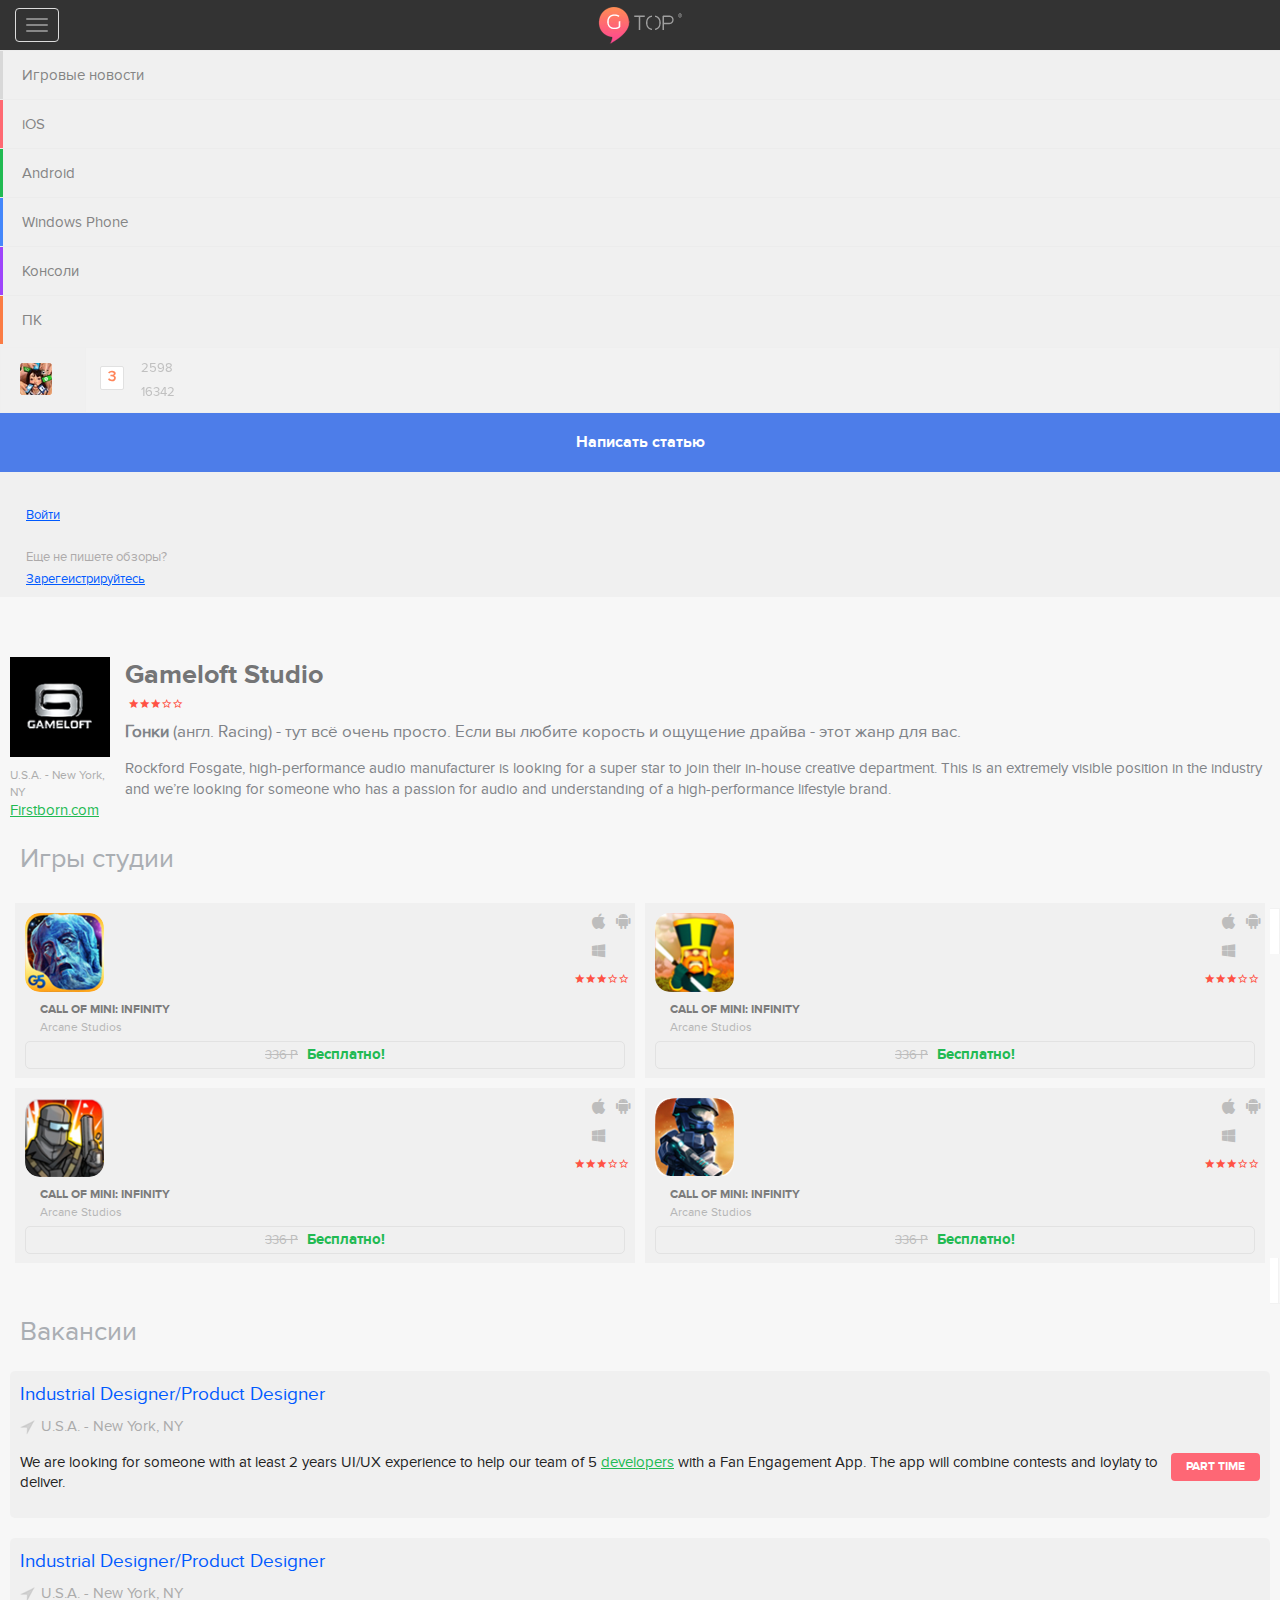
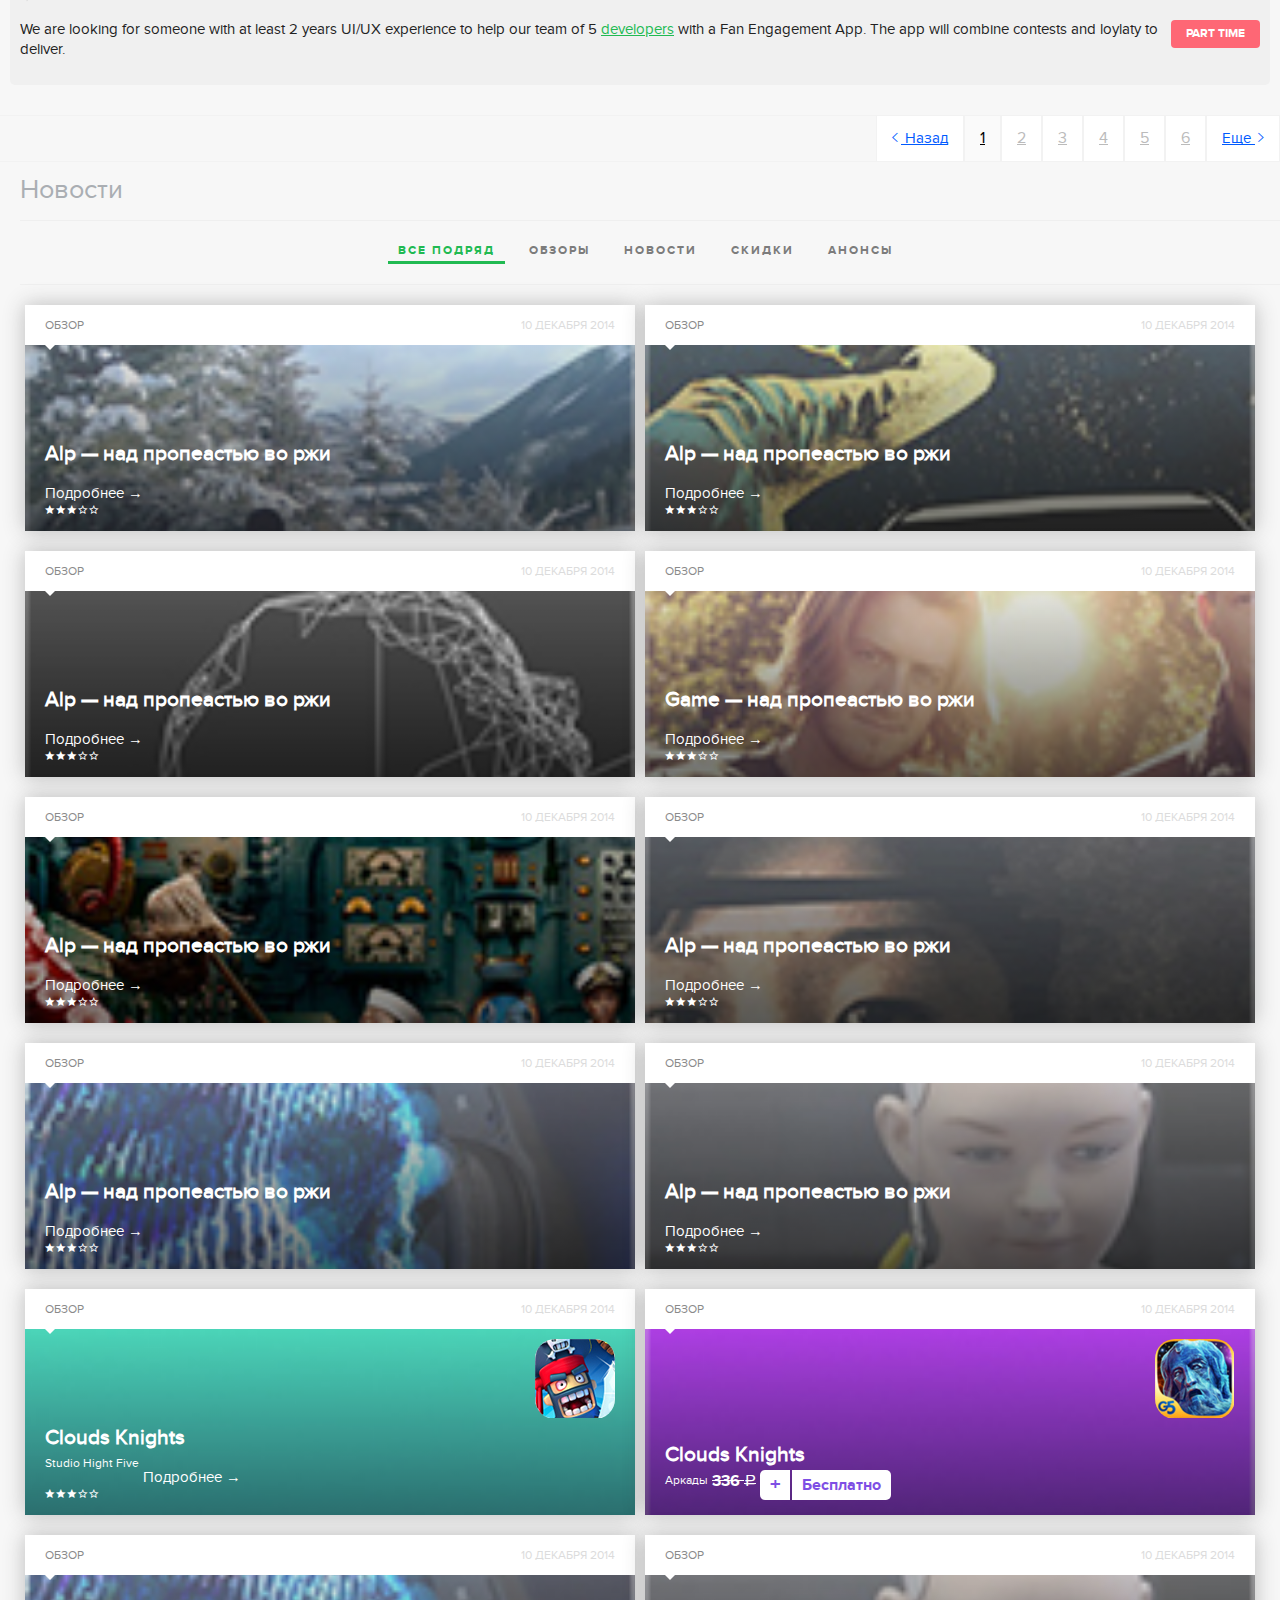
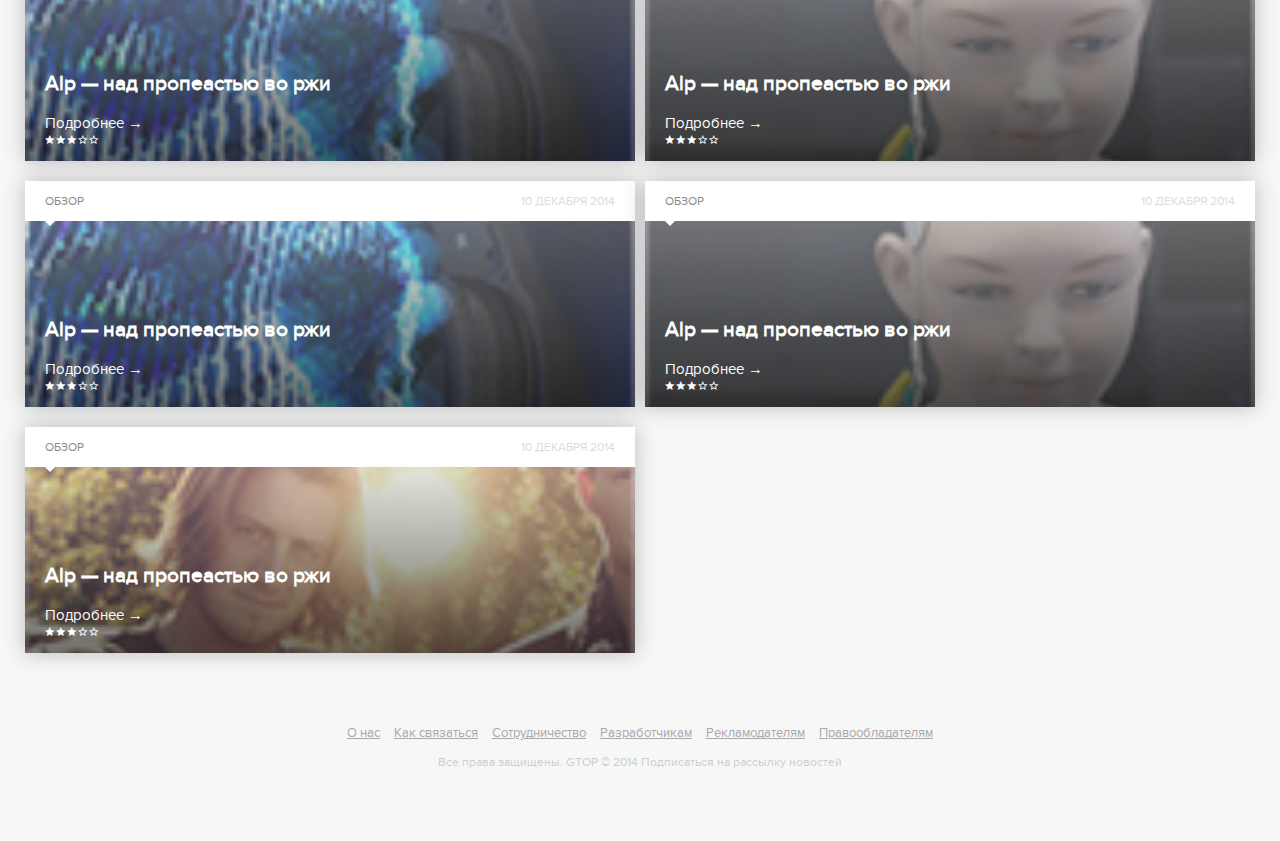
<file: studios-page.html>
<!DOCTYPE html>
<!--[if lt IE 7]>      <html class="no-js lt-ie9 lt-ie8 lt-ie7"> <![endif]-->
<!--[if IE 7]>         <html class="no-js lt-ie9 lt-ie8"> <![endif]-->
<!--[if IE 8]>         <html class="no-js lt-ie9"> <![endif]-->
<!--[if gt IE 8]><!--> <html class="no-js"> <!--<![endif]-->
<head>
	<meta charset="utf-8">
	<meta http-equiv="X-UA-Compatible" content="IE=edge,chrome=1">
	<title>gtop</title>
	<meta name="description" content="">
	<meta name="viewport" content="width=device-width, height=device-height, initial-scale=1.0, user-scalable=0, minimum-scale=1.0, maximum-scale=1.0">
<!-- 
	<link rel="stylesheet" href="css/bootstrap.min.css">
	<link rel="stylesheet" href="css/bootstrap-theme.min.css"> -->
<!-- 	<link rel="stylesheet" href="css/main.css"> -->

	<link rel="stylesheet/less" type="text/css" href="css/main.less" />
	<script src="js/vendor/less.js" type="text/javascript"></script>

	<!--[if lt IE 9]>
			<script src="js/vendor/html5-3.6-respond-1.1.0.min.js"></script>
	<![endif]-->
</head>
<body>
	<!--[if lt IE 8]>
			<p class="browsehappy">You are using an <strong>outdated</strong> browser. Please <a href="http://browsehappy.com/">upgrade your browser</a> to improve your experience.</p>
	<![endif]-->



	<div id="menu">
		<aside id="left-aside">
			<div class="top-aside">
				<a href="#" class="search-btn"><i></i></a>
				<a href="index.html" class="logo"><i></i></a>
			</div>
			<nav class="main-nav">
				<ul>
					<li class="play-games">
						<a href="#" data-color="play-games">
							<i class="category"></i>
							
							<span class="ico-block ">
								<i><i></i></i>
							</span>
							<span class="title">Игровые новости</span>
						</a>
					</li>
					<li class="ios">
						<a href="#" data-color="ios">
							<i class="category"></i>

							<span class="ico-block ">
								<i><i></i></i>
							</span>
							<span class="title">iOS</span>
						</a>
					</li>
					<li class="android">
						<a href="#" data-color="android">
							<i class="category"></i>
							
							<span class="ico-block ">
								<i><i></i></i>
							</span>
							<span class="title">Android</span>
						</a>
					</li>
					<li class="windows-phone">
						<a href="#" data-color="windows-phone">
							<i class="category"></i>
							
							<span class="ico-block ">
								<i><i></i></i>
							</span>
							<span class="title">Windows Phone</span>
						</a>
					</li>
					<li class="consoles">
						<a href="#" data-color="consoles">
							<i class="category"></i>
							
							<span class="ico-block ">
								<i><i></i></i>
							</span>
							<span class="title">Консоли</span>
						</a>
					</li>
					<li class="pc">
						<a href="#" data-color="pc">
							<i class="category"></i>
							
							<span class="ico-block ">
								<i><i></i></i>
							</span>
							<span class="title">ПК</span>
						</a>
					</li>
				</ul>
			</nav>

			<div id="logger" class="clearfix">
				<a href="#" class="logger-btn">
					<span class="img-block">
						<img src="img/pic-1.jpg" alt="">
					</span>
					<i></i>
				</a>
				<div class="logger-info">
					<div class="level">3</div>
					<ul>
						<li><i class="like"></i>2598</li>
						<li><i class="view"></i>16342</li>
					</ul>
				</div>
				<div class="logger-dropdown">
					<h3>Кирилл Царевич</h3>
					<span>Профиль</span>
					<ul>
						<li><a href="#">Настройки</a></li>
						<li><a href="#">Помощь</a></li>
						<li class="exid"><a href="#">Выйти</a></li>
					</ul>
				</div>
			</div>
			<a  href="#" class="write-article">Написать статью</a>

			<div class="login-block">
				<ul>
					<li><a href="#">Войти</a></li>
					<li>
						<span>Еще не пишете обзоры?</span>
						<a href="#">Зарегеистрируйтесь</a>
					</li>
				</ul>
			</div>
		</aside>
	</div>

	<div id="topbar" class="slide">
		<a id="menu-button">
			<span></span>
			<span></span>
			<span></span>
		</a>
		<a class="logo" href="#"></a>
	</div>

	<div id="main" class="android container slide">
		<input id="color" type="hidden" value="android">
	
		<section id="content-block">
			<div id="studios-page">
				<div class="studios-info clearfix">
					<div class="left-block">
						<div class="img-block">
							<img src="img/pic-68.jpg" alt="">
						</div>
						<p class="name">U.S.A. - New York, NY</p>
						<a href="#">Firstborn.com</a>
					</div>
					<div class="right-block">
						<h3> Gameloft Studio   </h3>
						<ul class="rating">
							<li><a class="active" href="#"></a></li>
							<li><a class="active" href="#"></a></li>
							<li><a class="active" href="#"></a></li>
							<li><a href="#"></a></li>
							<li><a href="#"></a></li>
						</ul>

						<blockquote><b>Гонки</b> (англ. Racing) - тут всё очень просто. Если вы любите корость и ощущение драйва - этот жанр для вас.</blockquote>
						<p>
							 Rockford Fosgate, high-performance audio manufacturer is looking for a super star to join their in-house creative department. This is an extremely visible position in the industry and we’re looking for someone who has a passion for audio and understanding of a high-performance lifestyle brand.
						</p>
					</div>
				</div>
				<h3 class="title-studios">Игры студии</h3>

				<div class="arcade-list">
					<div class="arcade-wrap">
						
						<div class="arcade">
							<div class="img-block">
								<img src="img/pic-44.jpg" alt="">
							</div>
							<div class="info-block">

								<ul class="platform">
									<li><a class="apple" href="#"></a></li>
									<li><a class="android" href="#"></a></li>
									<li><a class="windows-os" href="#"></a></li>
								</ul>
								<ul class="rating">
									<li><a class="active" href="#"></a></li>
									<li><a class="active" href="#"></a></li>
									<li><a class="active" href="#"></a></li>
									<li><a href="#"></a></li>
									<li><a href="#"></a></li>
								</ul>
							</div>

							<h3>CALL OF MINI: INFINITY</h3>
							<p class="category">Arcane Studios</p>
							<a href="#" class="price-btn">
								<span><s>336 P</s></span>
								<p class="free">Бесплатно!</p>
							</a>
						</div>
					</div>

					<div class="arcade-wrap">
						<div class="arcade">
							<div class="img-block">
								<img src="img/pic-45.jpg" alt="">
							</div>
							<div class="info-block">

								<ul class="platform">
									<li><a class="apple" href="#"></a></li>
									<li><a class="android" href="#"></a></li>
									<li><a class="windows-os" href="#"></a></li>
								</ul>
								<ul class="rating">
									<li><a class="active" href="#"></a></li>
									<li><a class="active" href="#"></a></li>
									<li><a class="active" href="#"></a></li>
									<li><a href="#"></a></li>
									<li><a href="#"></a></li>
								</ul>
							</div>

							<h3>CALL OF MINI: INFINITY</h3>
							<p class="category">Arcane Studios</p>
							<a href="#" class="price-btn">
								<span><s>336 P</s></span>
								<p class="free">Бесплатно!</p>
							</a>
						</div>
					</div>

					<div class="arcade-wrap">
						<div class="arcade">
							<div class="img-block">
								<img src="img/pic-46.jpg" alt="">
							</div>
							<div class="info-block">

								<ul class="platform">
									<li><a class="apple" href="#"></a></li>
									<li><a class="android" href="#"></a></li>
									<li><a class="windows-os" href="#"></a></li>
								</ul>
								<ul class="rating">
									<li><a class="active" href="#"></a></li>
									<li><a class="active" href="#"></a></li>
									<li><a class="active" href="#"></a></li>
									<li><a href="#"></a></li>
									<li><a href="#"></a></li>
								</ul>
							</div>

							<h3>CALL OF MINI: INFINITY</h3>
							<p class="category">Arcane Studios</p>
							<a href="#" class="price-btn">
								<span><s>336 P</s></span>
								<p class="free">Бесплатно!</p>
							</a>
						</div>
					</div>

					<div class="arcade-wrap">
						<div class="arcade">
							<div class="img-block">
								<img src="img/pic-28.jpg" alt="">
							</div>
							<div class="info-block">

								<ul class="platform">
									<li><a class="apple" href="#"></a></li>
									<li><a class="android" href="#"></a></li>
									<li><a class="windows-os" href="#"></a></li>
								</ul>
								<ul class="rating">
									<li><a class="active" href="#"></a></li>
									<li><a class="active" href="#"></a></li>
									<li><a class="active" href="#"></a></li>
									<li><a href="#"></a></li>
									<li><a href="#"></a></li>
								</ul>
							</div>

							<h3>CALL OF MINI: INFINITY</h3>
							<p class="category">Arcane Studios</p>
							<a href="#" class="price-btn">
								<span><s>336 P</s></span>
								<p class="free">Бесплатно!</p>
							</a>
						</div>
					</div>
				</div>

				<nav class="pagination-cont">
					<ul class="pagination">
						<li class="prev"><a href="#"><i></i> Назад</a></li>
						<li class="active"><a href="#">1</a></li>
						<li><a href="#">2</a></li>
						<li><a href="#">3</a></li>
						<li><a href="#">4</a></li>
						<li><a href="#">5</a></li>
						<li><a href="#">6</a></li>
						<li class="next"><a href="#">Еще <i></i></a></li>
					</ul>
				</nav>

				<h3 class="title-studios">Вакансии</h3>

				<div class="jobs-list">

					<div class="jobs">
						<h3>Industrial Designer/Product Designer</h3>
						<span class="place"><i></i>U.S.A. - New York, NY</span>

						<div class="text-block">
							<p>
								We are looking for someone with at least 2 years UI/UX experience to help our team of 5 <a href="#">developers</a> with a Fan Engagement App. The app will combine contests and loylaty to deliver.
							</p>
							<span class="during-operation">PART TIME</span>
						</div>
					</div>

					<div class="jobs">
						<h3>Industrial Designer/Product Designer</h3>
						<span class="place"><i></i>U.S.A. - New York, NY</span>

						<div class="text-block">
							<p>
								We are looking for someone with at least 2 years UI/UX experience to help our team of 5 <a href="#">developers</a> with a Fan Engagement App. The app will combine contests and loylaty to deliver.
							</p>
							<span class="during-operation">PART TIME</span>
						</div>
					</div>
				</div>

				<nav class="pagination-cont">
					<ul class="pagination">
						<li class="prev"><a href="#"><i></i> Назад</a></li>
						<li class="active"><a href="#">1</a></li>
						<li><a href="#">2</a></li>
						<li><a href="#">3</a></li>
						<li><a href="#">4</a></li>
						<li><a href="#">5</a></li>
						<li><a href="#">6</a></li>
						<li class="next"><a href="#">Еще <i></i></a></li>
					</ul>
				</nav>
				<h3 class="title-studios">Новости</h3>
			</div>

			<div class="platform-wrap clearfix">
				<!-- Nav tabs -->
				<ul class="nav nav-tabs color" role="tablist">
					<li role="presentation" class="active"><a href="#platform-all" aria-controls="platform-all" role="tab" data-toggle="tab">ВСЕ ПОДРЯД</a></li>
					<li role="presentation"><a href="#platform-reviews" aria-controls="platform-reviews" role="tab" data-toggle="tab">ОБЗОРЫ</a></li>
					<li role="presentation"><a href="#platform-news" aria-controls="platform-news" role="tab" data-toggle="tab">НОВОСТИ</a></li>
					<li role="presentation"><a href="#platform-discounts" aria-controls="platform-discounts" role="tab" data-toggle="tab">СКИДКИ</a></li>
					<li role="presentation"><a href="#platform-announcements" aria-controls="platform-announcements" role="tab" data-toggle="tab">АНОНСЫ</a></li>
				</ul>

				<!-- Tab panes -->
				<div class="tab-content">
					<div role="tabpanel" class="tab-pane active" id="platform-all">
						<div class="container-fluid reviews-wrap">

							<div class="row">

								<div class="reviews col-lg-4 col-md-6">
									<div class="img-wrap" style="background-image:url(img/pic-47.jpg)">

										<div class="header-reviews">
											<span>ОБЗОР</span>
											<p>10 ДЕКАБРЯ 2014</p>
										</div>
										<button type="button" class="btn btn-default">ОБЗОР</button>
										<div class="text-block">
											<h4>Alp — над пропеастью во ржи</h4>
											<a class="more" href="">Подробнее  →</a>
											<ul class="rating white">
												<li><a class="active" href="#"></a></li>
												<li><a class="active" href="#"></a></li>
												<li><a class="active" href="#"></a></li>
												<li><a href="#"></a></li>
												<li><a href="#"></a></li>
											</ul>
										</div>
									</div>
								</div>

								<div class="reviews col-lg-4 col-md-6">
									<div class="img-wrap" style="background-image:url(img/pic-48.jpg)">

										<div class="header-reviews">
											<span>ОБЗОР</span>
											<p>10 ДЕКАБРЯ 2014</p>
										</div>
										<button type="button" class="btn btn-default">ОБЗОР</button>
										<div class="text-block">
											<h4>Alp — над пропеастью во ржи</h4>
											<a class="more" href="">Подробнее  →</a>
											<ul class="rating white">
												<li><a class="active" href="#"></a></li>
												<li><a class="active" href="#"></a></li>
												<li><a class="active" href="#"></a></li>
												<li><a href="#"></a></li>
												<li><a href="#"></a></li>
											</ul>
										</div>
									</div>
								</div>

								<div class="reviews col-lg-4 col-md-6">
									<div class="img-wrap" style="background-image:url(img/pic-49.jpg)">

										<div class="header-reviews">
											<span>ОБЗОР</span>
											<p>10 ДЕКАБРЯ 2014</p>
										</div>
										<button type="button" class="btn btn-default">ОБЗОР</button>
										<div class="text-block">
											<h4>Alp — над пропеастью во ржи</h4>
											<a class="more" href="">Подробнее  →</a>
											<ul class="rating white">
												<li><a class="active" href="#"></a></li>
												<li><a class="active" href="#"></a></li>
												<li><a class="active" href="#"></a></li>
												<li><a href="#"></a></li>
												<li><a href="#"></a></li>
											</ul>
										</div>
									</div>
								</div>

								<div class="reviews col-lg-4 col-md-6">
									<div class="img-wrap" style="background-image:url(img/pic-50.jpg)">

										<div class="header-reviews">
											<span>ОБЗОР</span>
											<p>10 ДЕКАБРЯ 2014</p>
										</div>
										<button type="button" class="btn btn-default">ОБЗОР</button>
										<div class="text-block">
											<h4>Game — над пропеастью во ржи</h4>
											<a class="more" href="">Подробнее  →</a>
											<ul class="rating white">
												<li><a class="active" href="#"></a></li>
												<li><a class="active" href="#"></a></li>
												<li><a class="active" href="#"></a></li>
												<li><a href="#"></a></li>
												<li><a href="#"></a></li>
											</ul>
										</div>
									</div>
								</div>

								<div class="reviews col-lg-4 col-md-6">
									<div class="img-wrap" style="background-image:url(img/pic-51.jpg)">

										<div class="header-reviews">
											<span>ОБЗОР</span>
											<p>10 ДЕКАБРЯ 2014</p>
										</div>
										<button type="button" class="btn btn-default">ОБЗОР</button>
										<div class="text-block">
											<h4>Alp — над пропеастью во ржи</h4>
											<a class="more" href="">Подробнее  →</a>
											<ul class="rating white">
												<li><a class="active" href="#"></a></li>
												<li><a class="active" href="#"></a></li>
												<li><a class="active" href="#"></a></li>
												<li><a href="#"></a></li>
												<li><a href="#"></a></li>
											</ul>
										</div>
									</div>
								</div>

								<div class="reviews col-lg-4 col-md-6">
									<div class="img-wrap" style="background-image:url(img/pic-52.jpg)">

										<div class="header-reviews">
											<span>ОБЗОР</span>
											<p>10 ДЕКАБРЯ 2014</p>
										</div>
										<button type="button" class="btn btn-default">ОБЗОР</button>
										<div class="text-block">
											<h4>Alp — над пропеастью во ржи</h4>
											<a class="more" href="">Подробнее  →</a>
											<ul class="rating white">
												<li><a class="active" href="#"></a></li>
												<li><a class="active" href="#"></a></li>
												<li><a class="active" href="#"></a></li>
												<li><a href="#"></a></li>
												<li><a href="#"></a></li>
											</ul>
										</div>
									</div>
								</div>

								<div class="reviews col-lg-4 col-md-6">
									<div class="img-wrap" style="background-image:url(img/pic-53.jpg)">

										<div class="header-reviews">
											<span>ОБЗОР</span>
											<p>10 ДЕКАБРЯ 2014</p>
										</div>
										<button type="button" class="btn btn-default">ОБЗОР</button>
										<div class="text-block">
											<h4>Alp — над пропеастью во ржи</h4>
											<a class="more" href="">Подробнее  →</a>
											<ul class="rating white">
												<li><a class="active" href="#"></a></li>
												<li><a class="active" href="#"></a></li>
												<li><a class="active" href="#"></a></li>
												<li><a href="#"></a></li>
												<li><a href="#"></a></li>
											</ul>
										</div>
									</div>
								</div>

								<div class="reviews col-lg-4 col-md-6">
									<div class="img-wrap" style="background-image:url(img/pic-54.jpg)">

										<div class="header-reviews">
											<span>ОБЗОР</span>
											<p>10 ДЕКАБРЯ 2014</p>
										</div>
										<button type="button" class="btn btn-default">ОБЗОР</button>
										<div class="text-block">
											<h4>Alp — над пропеастью во ржи</h4>
											<a class="more" href="">Подробнее  →</a>
											<ul class="rating white">
												<li><a class="active" href="#"></a></li>
												<li><a class="active" href="#"></a></li>
												<li><a class="active" href="#"></a></li>
												<li><a href="#"></a></li>
												<li><a href="#"></a></li>
											</ul>
										</div>
									</div>
								</div>

								<div class="reviews col-lg-4 col-md-6">
									<div class="img-wrap" style="background-image:url(img/pic-55.jpg)">

										<div class="header-reviews">
											<span>ОБЗОР</span>
											<p>10 ДЕКАБРЯ 2014</p>
										</div>
										<button type="button" class="btn btn-default">ОБЗОР</button>
										<div class="text-block">
											<h4>Сlouds Knights</h4>
											<span>Studio Hight Five</span>

											<a class="more" href="">Подробнее  →</a>
											<ul class="rating white">
												<li><a class="active" href="#"></a></li>
												<li><a class="active" href="#"></a></li>
												<li><a class="active" href="#"></a></li>
												<li><a href="#"></a></li>
												<li><a href="#"></a></li>
											</ul>
										</div>
										<div class="img-block"><img src="img/pic-29.jpg" alt=""></div>
									</div>
								</div>

								<div class="reviews col-lg-4 col-md-6">
									<div class="img-wrap" style="background-image:url(img/pic-56.jpg)">

										<div class="header-reviews">
											<span>ОБЗОР</span>
											<p>10 ДЕКАБРЯ 2014</p>
										</div>
										<button type="button" class="btn btn-default">СКИДКА</button>
										<div class="text-block">
											<h4>Сlouds Knights</h4>
											<span>Аркады</span>

											<p class="price">
												336
												<span>a</span>
											</p>

											<div class="free">
												<span class="plus">+</span>
												<p>Бесплатно</p>
											</div>
										</div>
										<div class="img-block"><img src="img/pic-44.jpg" alt=""></div>
									</div>
								</div>

								<div class="reviews col-lg-4 col-md-6">
									<div class="img-wrap" style="background-image:url(img/pic-53.jpg)">

										<div class="header-reviews">
											<span>ОБЗОР</span>
											<p>10 ДЕКАБРЯ 2014</p>
										</div>
										<button type="button" class="btn btn-default">ОБЗОР</button>
										<div class="text-block">
											<h4>Alp — над пропеастью во ржи</h4>
											<a class="more" href="">Подробнее  →</a>
											<ul class="rating white">
												<li><a class="active" href="#"></a></li>
												<li><a class="active" href="#"></a></li>
												<li><a class="active" href="#"></a></li>
												<li><a href="#"></a></li>
												<li><a href="#"></a></li>
											</ul>
										</div>
									</div>
								</div>

								<div class="reviews col-lg-4 col-md-6">
									<div class="img-wrap" style="background-image:url(img/pic-54.jpg)">

										<div class="header-reviews">
											<span>ОБЗОР</span>
											<p>10 ДЕКАБРЯ 2014</p>
										</div>
										<button type="button" class="btn btn-default">ОБЗОР</button>
										<div class="text-block">
											<h4>Alp — над пропеастью во ржи</h4>
											<a class="more" href="">Подробнее  →</a>
											<ul class="rating white">
												<li><a class="active" href="#"></a></li>
												<li><a class="active" href="#"></a></li>
												<li><a class="active" href="#"></a></li>
												<li><a href="#"></a></li>
												<li><a href="#"></a></li>
											</ul>
										</div>
									</div>
								</div>

								<div class="reviews col-lg-4 col-md-6">
									<div class="img-wrap" style="background-image:url(img/pic-53.jpg)">

										<div class="header-reviews">
											<span>ОБЗОР</span>
											<p>10 ДЕКАБРЯ 2014</p>
										</div>
										<button type="button" class="btn btn-default">ОБЗОР</button>
										<div class="text-block">
											<h4>Alp — над пропеастью во ржи</h4>
											<a class="more" href="">Подробнее  →</a>
											<ul class="rating white">
												<li><a class="active" href="#"></a></li>
												<li><a class="active" href="#"></a></li>
												<li><a class="active" href="#"></a></li>
												<li><a href="#"></a></li>
												<li><a href="#"></a></li>
											</ul>
										</div>
									</div>
								</div>

								<div class="reviews col-lg-4 col-md-6">
									<div class="img-wrap" style="background-image:url(img/pic-54.jpg)">

										<div class="header-reviews">
											<span>ОБЗОР</span>
											<p>10 ДЕКАБРЯ 2014</p>
										</div>
										<button type="button" class="btn btn-default">ОБЗОР</button>
										<div class="text-block">
											<h4>Alp — над пропеастью во ржи</h4>
											<a class="more" href="">Подробнее  →</a>
											<ul class="rating white">
												<li><a class="active" href="#"></a></li>
												<li><a class="active" href="#"></a></li>
												<li><a class="active" href="#"></a></li>
												<li><a href="#"></a></li>
												<li><a href="#"></a></li>
											</ul>
										</div>
									</div>
								</div>

								<div class="reviews col-lg-4 col-md-6">
									<div class="img-wrap" style="background-image:url(img/pic-50.jpg)">

										<div class="header-reviews">
											<span>ОБЗОР</span>
											<p>10 ДЕКАБРЯ 2014</p>
										</div>
										<button type="button" class="btn btn-default">ОБЗОР</button>
										<div class="text-block">
											<h4>Alp — над пропеастью во ржи</h4>
											<a class="more" href="">Подробнее  →</a>
											<ul class="rating white">
												<li><a class="active" href="#"></a></li>
												<li><a class="active" href="#"></a></li>
												<li><a class="active" href="#"></a></li>
												<li><a href="#"></a></li>
												<li><a href="#"></a></li>
											</ul>
										</div>
									</div>
								</div>
							</div>
						</div>
					</div>
					<div role="tabpanel" class="tab-pane" id="platform-reviews">2</div>
					<div role="tabpanel" class="tab-pane" id="platform-news">3</div>
					<div role="tabpanel" class="tab-pane" id="platform-discounts">4</div>
					<div role="tabpanel" class="tab-pane" id="platform-announcements">5</div>
				</div>
			</div>
			
			<footer id="footer">
				<nav>
					<a href="#">О нас</a>
					<a href="#">Как связаться</a>
					<a href="#">Сотрудничество</a>
					<a href="#">Разработчикам</a>
					<a href="#">Рекламодателям</a>
					<a href="#">Правообладателям</a>
				</nav>
				<p>Все права защищены. GTOP © 2014 Подписаться на рассылку новостей  </p>

				<ul>
					<li><a class="fb" href="#"></a></li>
					<li><a class="tw" href="#"></a></li>
					<li><a class="gp" href="#"></a></li>
					<li><a class="in" href="#"></a></li>
					<li><a class="yt" href="#"></a></li>
					<li><a class="vk" href="#"></a></li>
				</ul>
			</footer>
		</section>
	</div><!-- /.container -->
	<script src="js/vendor/jquery-1.11.1.min.js"></script>
	<script src="js/vendor/bootstrap.min.js"></script>
	<script src="js/main.js"></script>
</body>
</html>
</file>
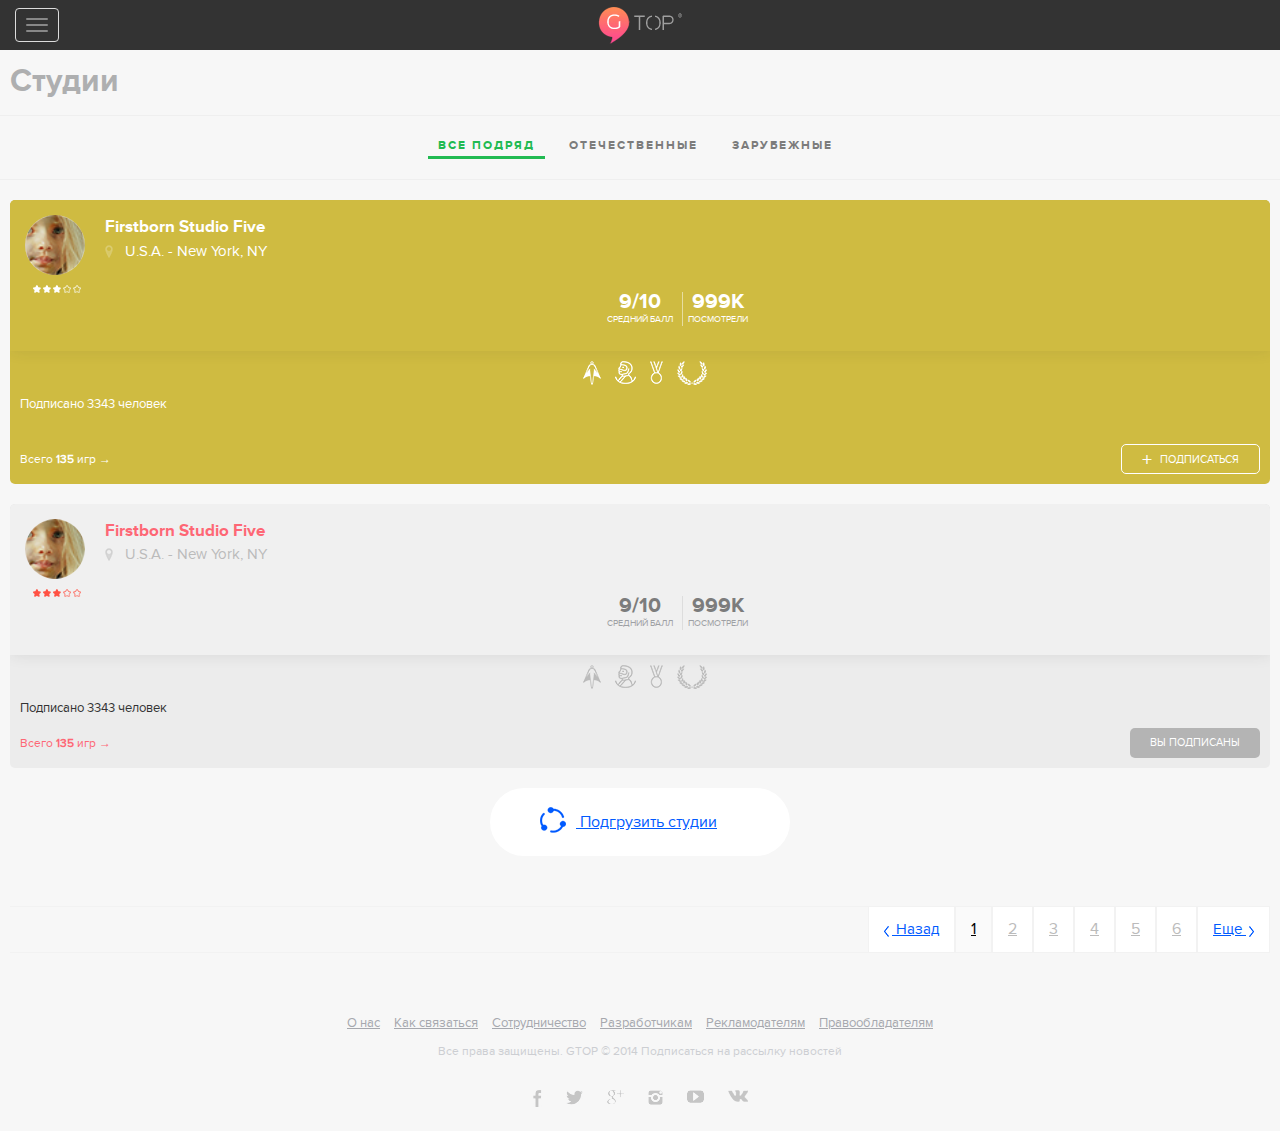
<file: studios.html>
<!DOCTYPE html>
<!--[if lt IE 7]>      <html class="no-js lt-ie9 lt-ie8 lt-ie7"> <![endif]-->
<!--[if IE 7]>         <html class="no-js lt-ie9 lt-ie8"> <![endif]-->
<!--[if IE 8]>         <html class="no-js lt-ie9"> <![endif]-->
<!--[if gt IE 8]><!--> <html class="no-js"> <!--<![endif]-->
<head>
	<meta charset="utf-8">
	<meta http-equiv="X-UA-Compatible" content="IE=edge,chrome=1">
	<title>gtop</title>
	<meta name="description" content="">
	<meta name="viewport" content="width=device-width, height=device-height, initial-scale=1.0, user-scalable=0, minimum-scale=1.0, maximum-scale=1.0">

	<link rel="stylesheet" href="css/main.css">
	<link rel="stylesheet" href="css/owl.carousel.css">
<!-- 
	<link rel="stylesheet/less" type="text/css" href="css/main.less" />
	<script src="js/vendor/less.js" type="text/javascript"></script>
 -->
	<!--[if lt IE 9]>
			<script src="js/vendor/html5-3.6-respond-1.1.0.min.js"></script>
	<![endif]-->
</head>
<body>
	<!--[if lt IE 8]>
			<p class="browsehappy">You are using an <strong>outdated</strong> browser. Please <a href="http://browsehappy.com/">upgrade your browser</a> to improve your experience.</p>
	<![endif]-->



	<div id="menu">
		<aside id="left-aside">
			<div class="top-aside">
				<a href="#" class="search-btn"><i></i></a>
				<a href="index.html" class="logo"><i></i></a>
			</div>
			<nav class="main-nav">
				<ul>
					<li class="play-games">
						<a href="#" data-color="play-games">
							<i class="category"></i>
							
							<span class="ico-block ">
								<i><i></i></i>
							</span>
							<span class="title">Игровые новости</span>
						</a>
					</li>
					<li class="ios">
						<a href="#" data-color="ios">
							<i class="category"></i>

							<span class="ico-block ">
								<i><i></i></i>
							</span>
							<span class="title">iOS</span>
						</a>
					</li>
					<li class="android">
						<a href="#" data-color="android">
							<i class="category"></i>
							
							<span class="ico-block ">
								<i><i></i></i>
							</span>
							<span class="title">Android</span>
						</a>
					</li>
					<li class="windows-phone">
						<a href="#" data-color="windows-phone">
							<i class="category"></i>
							
							<span class="ico-block ">
								<i><i></i></i>
							</span>
							<span class="title">Windows Phone</span>
						</a>
					</li>
					<li class="consoles">
						<a href="#" data-color="consoles">
							<i class="category"></i>
							
							<span class="ico-block ">
								<i><i></i></i>
							</span>
							<span class="title">Консоли</span>
						</a>
					</li>
					<li class="pc">
						<a href="#" data-color="pc">
							<i class="category"></i>
							
							<span class="ico-block ">
								<i><i></i></i>
							</span>
							<span class="title">ПК</span>
						</a>
					</li>
				</ul>
			</nav>

			<div id="logger" class="clearfix">
				<a href="#" class="logger-btn">
					<span class="img-block">
						<img src="img/pic-1.jpg" alt="">
					</span>
					<i></i>
				</a>
				<div class="logger-info">
					<div class="level">3</div>
					<ul>
						<li><i class="like"></i>2598</li>
						<li><i class="view"></i>16342</li>
					</ul>
				</div>
				<div class="logger-dropdown">
					<h3>Кирилл Царевич</h3>
					<span>Профиль</span>
					<ul>
						<li><a href="#">Настройки</a></li>
						<li><a href="#">Помощь</a></li>
						<li class="exid"><a href="#">Выйти</a></li>
					</ul>
				</div>
			</div>
			<a  href="#" class="write-article">Написать статью</a>

			<div class="login-block">
				<ul>
					<li><a href="#">Войти</a></li>
					<li>
						<span>Еще не пишете обзоры?</span>
						<a href="#">Зарегеистрируйтесь</a>
					</li>
				</ul>
			</div>
		</aside>
	</div>

	<div id="topbar" class="slide">
		<a id="menu-button">
			<span></span>
			<span></span>
			<span></span>
		</a>
		<a class="logo" href="#"></a>
	</div>

	<div id="main" class="android container slide">
		<input id="color" type="hidden" value="android">
	
		<section id="content-block">
			<div id="studios">
				<h1 class="second-title">Студии</h1>

				<!-- Nav tabs -->
				<ul class="nav nav-tabs color" role="tablist">
					<li role="presentation" class="active"><a href="#studios-all" aria-controls="studios-all" role="tab" data-toggle="tab">ВСЕ ПОДРЯД</a></li>
					<li role="presentation"><a href="#studios-domestic" aria-controls="studios-domestic" role="tab" data-toggle="tab">ОТЕЧЕСТВЕННЫЕ</a></li>
					<li role="presentation"><a href="#studios-foreign" aria-controls="studios-foreign" role="tab" data-toggle="tab">ЗАРУБЕЖНЫЕ</a></li>
				</ul>

				<!-- Tab panes -->
				<div class="tab-content">
					<div role="tabpanel" class="tab-pane active" id="studios-all">
						<div class="staff-list">
							<div class="staff gold">
								<div class="person-info">
									<div class="left-block">
										<div class="img-block">
											<img src="img/pic-67.jpg" alt="">
										</div>

										<ul class="rating white">
											<li><a class="active" href="#"></a></li>
											<li><a class="active" href="#"></a></li>
											<li><a class="active" href="#"></a></li>
											<li><a href="#"></a></li>
											<li><a href="#"></a></li>
										</ul>
									</div>
									<div class="text-block">
										<h4>Firstborn Studio Five</h4>
										<p class="city"><i></i> U.S.A. - New York, NY</p>

										<ul class="statistic-list">
											<li>
												<span>9/10</span>
												CРЕДНИЙ БАЛЛ
											</li>
											<li>
												<span>999k</span>ПОСМОТРЕЛИ
											</li>
										</ul>

									</div>
								</div>

								<div class="statistic-block">
									<ul class='awarding-list'>
										<li>
											<a href="#" data-toggle="tooltip" data-placement="bottom" title="Tooltip on bottom"><i class="superman"></i></a>
										</li>
										<li><a href="#" data-toggle="tooltip" data-placement="bottom" title="Tooltip on bottom"><i class="man"></i></a></li>
										<li><a href="#" data-toggle="tooltip" data-placement="bottom" title="Tooltip on bottom"><i class="medal"></i></a></li>
										<li><a href="#" data-toggle="tooltip" data-placement="bottom" title="Tooltip on bottom"><i class="wreath"></i></a></li>
									</ul>

									<p class="signed" >Подписано 3343 человек</p>
									<div class="clearfix"></div>
									<div class="studios-slider owl-carousel owl-theme">

										<div class="item">
											<a href="#">
												<span class="img-block"><img src="img/pic-8.jpg" alt=""></span>
											</a>
										</div>

										<div class="item">
											<a href="#">
												<span class="img-block"><img src="img/pic-9.jpg" alt=""></span>
											</a>
										</div>

										<div class="item">
											<a href="#">
												<span class="img-block"><img src="img/pic-16.jpg" alt=""></span>
											</a>
										</div>

										<div class="item">
											<a href="#">
												<span class="img-block"><img src="img/pic-28.jpg" alt=""></span>
											</a>
										</div>

										<div class="item">
											<a href="#">
												<span class="img-block"><img src="img/pic-29.jpg" alt=""></span>
											</a>
										</div>

										<div class="item">
											<a href="#">
												<span class="img-block"><img src="img/pic-8.jpg" alt=""></span>
											</a>
										</div>

										<div class="item">
											<a href="#">
												<span class="img-block"><img src="img/pic-9.jpg" alt=""></span>
											</a>
										</div>

										<div class="item">
											<a href="#">
												<span class="img-block"><img src="img/pic-16.jpg" alt=""></span>
											</a>
										</div>

										<div class="item">
											<a href="#">
												<span class="img-block"><img src="img/pic-28.jpg" alt=""></span>
											</a>
										</div>

										<div class="item">
											<a href="#">
												<span class="img-block"><img src="img/pic-29.jpg" alt=""></span>
											</a>
										</div>
									</div>

									<div class="footer-block">
										<p class="f-left">Всего <b>135</b> игр →</p>
										<a class="f-right" href="#"><span>+</span> ПОДПИСАТЬСЯ</a>
									</div>

								</div>
							</div>

							<div class="staff">
								<div class="person-info">
									<div class="left-block">
										<div class="img-block">
											<img src="img/pic-67.jpg" alt="">
										</div>

										<ul class="rating">
											<li><a class="active" href="#"></a></li>
											<li><a class="active" href="#"></a></li>
											<li><a class="active" href="#"></a></li>
											<li><a href="#"></a></li>
											<li><a href="#"></a></li>
										</ul>
									</div>
									<div class="text-block">
										<h4>Firstborn Studio Five</h4>
										<p class="city"><i></i> U.S.A. - New York, NY</p>

										<ul class="statistic-list">
											<li>
												<span>9/10</span>
												CРЕДНИЙ БАЛЛ
											</li>
											<li>
												<span>999k</span>ПОСМОТРЕЛИ
											</li>
										</ul>

									</div>
								</div>

								<div class="statistic-block">
									<ul class='awarding-list'>
										<li>
											<a href="#" data-toggle="tooltip" data-placement="bottom" title="Tooltip on bottom"><i class="superman"></i></a>
										</li>
										<li><a href="#" data-toggle="tooltip" data-placement="bottom" title="Tooltip on bottom"><i class="man"></i></a></li>
										<li><a href="#" data-toggle="tooltip" data-placement="bottom" title="Tooltip on bottom"><i class="medal"></i></a></li>
										<li><a href="#" data-toggle="tooltip" data-placement="bottom" title="Tooltip on bottom"><i class="wreath"></i></a></li>
									</ul>

									<p class="signed" >Подписано 3343 человек</p>
									<div class="clearfix"></div>
									<div class="studios-slider owl-carousel owl-theme">

										<div class="item">
											<a href="#">
												<span class="img-block"><img src="img/pic-8.jpg" alt=""></span>
											</a>
										</div>

										<div class="item">
											<a href="#">
												<span class="img-block"><img src="img/pic-9.jpg" alt=""></span>
											</a>
										</div>

										<div class="item">
											<a href="#">
												<span class="img-block"><img src="img/pic-16.jpg" alt=""></span>
											</a>
										</div>

										<div class="item">
											<a href="#">
												<span class="img-block"><img src="img/pic-28.jpg" alt=""></span>
											</a>
										</div>

										<div class="item">
											<a href="#">
												<span class="img-block"><img src="img/pic-29.jpg" alt=""></span>
											</a>
										</div>

										<div class="item">
											<a href="#">
												<span class="img-block"><img src="img/pic-8.jpg" alt=""></span>
											</a>
										</div>

										<div class="item">
											<a href="#">
												<span class="img-block"><img src="img/pic-9.jpg" alt=""></span>
											</a>
										</div>

										<div class="item">
											<a href="#">
												<span class="img-block"><img src="img/pic-16.jpg" alt=""></span>
											</a>
										</div>

										<div class="item">
											<a href="#">
												<span class="img-block"><img src="img/pic-28.jpg" alt=""></span>
											</a>
										</div>

										<div class="item">
											<a href="#">
												<span class="img-block"><img src="img/pic-29.jpg" alt=""></span>
											</a>
										</div>
									</div>

									<div class="footer-block">
										<p class="f-left">Всего <b>135</b> игр →</p>
										<a class="f-right" href="#">ВЫ ПОДПИСАНЫ</a>
									</div>

								</div>
							</div>

							<div class="pre-footer">
								<a class="add-news" href="#">
									<i></i>
									Подгрузить студии
								</a>

								<div class="clearfix"></div>

								<nav class="pagination-cont">
									<ul class="pagination">
										<li class="prev"><a href="#"><i></i> Назад</a></li>
										<li class="active"><a href="#">1</a></li>
										<li><a href="#">2</a></li>
										<li><a href="#">3</a></li>
										<li><a href="#">4</a></li>
										<li><a href="#">5</a></li>
										<li><a href="#">6</a></li>
										<li class="next"><a href="#">Еще <i></i></a></li>
									</ul>
								</nav>
							</div>
						</div>
					</div>
					<div role="tabpanel" class="tab-pane" id="studios-domestic">2</div>
					<div role="tabpanel" class="tab-pane" id="studios-foreign">3</div>
				</div>

				<footer id="footer">
					<nav>
						<a href="#">О нас</a>
						<a href="#">Как связаться</a>
						<a href="#">Сотрудничество</a>
						<a href="#">Разработчикам</a>
						<a href="#">Рекламодателям</a>
						<a href="#">Правообладателям</a>
					</nav>
					<p>Все права защищены. GTOP © 2014 Подписаться на рассылку новостей  </p>

					<ul>
						<li><a class="fb" href="#"></a></li>
						<li><a class="tw" href="#"></a></li>
						<li><a class="gp" href="#"></a></li>
						<li><a class="in" href="#"></a></li>
						<li><a class="yt" href="#"></a></li>
						<li><a class="vk" href="#"></a></li>
					</ul>
				</footer>
			</div>
		</section>
	</div><!-- /.container -->
	<script src="js/vendor/jquery-1.11.1.min.js"></script>
	<script src="js/vendor/bootstrap.min.js"></script>
	<script src="js/vendor/owl.carousel.min.js"></script>
	<script src="js/main.js"></script>

	<script type="text/javascript">
		$(document).ready(function(){	
			var owl = $(".studios-slider");

			owl.owlCarousel({

			itemsCustom : [
				[0, 3],
				[380, 4],
				[450, 4],
				[600, 5],
				[700, 6],
				[750, 4],
				[900, 5]
			],
			navigation : true

			});
		});
	</script>
</body>
</html>
</file>
<file: css/main.css>
@import "../fonts/fonts.css";
html,
button,
input,
select,
textarea {
  color: #222;
}
html {
  font-size: 1em;
  line-height: 1.4;
  height: 100%;
}
body {
  font-family: 'proxima_nova_rgregular';
  font-size: 11pt;
  background: #C5C5C5;
  height: 100%;
  margin: 0;
  overflow-x: hidden !important;
}
textarea {
  resize: vertical;
}
ul {
  padding: 0;
  margin: 0;
  list-style: none;
}
ul li {
  padding: 0;
  margin: 0;
}
a {
  color: #005aff;
  outline: 0;
}
a:hover {
  color: #005aff;
  text-decoration: none;
}
.clearfix:before,
.clearfix:after {
  content: " ";
  display: table;
}
.clearfix:after {
  clear: both;
}
.clearfix {
  *zoom: 1;
}
.f-left {
  float: left;
}
.f-right {
  float: right;
}
.sprite {
  background-image: url("images/spritesheet.png");
  background-repeat: no-repeat;
  display: block;
}
* {
  -webkit-box-sizing: border-box;
  -moz-box-sizing: border-box;
  -ms-box-sizing: border-box;
  -o-box-sizing: border-box;
  box-sizing: border-box;
}
.sprite-1 {
  background-position: -5px -5px;
  width: 84px;
  height: 37px;
}
.sprite-10 {
  background-position: -99px -5px;
  width: 12px;
  height: 11px;
}
.sprite-11 {
  background-position: -121px -5px;
  width: 45px;
  height: 44px;
}
.sprite-119 {
  background-position: -176px -5px;
  width: 8px;
  height: 8px;
}
.sprite-12 {
  background-position: -194px -5px;
  width: 15px;
  height: 17px;
}
.sprite-120 {
  background-position: -219px -5px;
  width: 8px;
  height: 8px;
}
.sprite-121 {
  background-position: -237px -5px;
  width: 32px;
  height: 25px;
}
.sprite-122 {
  background-position: -176px -40px;
  width: 14px;
  height: 12px;
}
.sprite-123 {
  background-position: -200px -40px;
  width: 15px;
  height: 12px;
}
.sprite-124 {
  background-position: -225px -40px;
  width: 24px;
  height: 24px;
}
.sprite-125 {
  background-position: -259px -40px;
  width: 18px;
  height: 12px;
}
.sprite-126 {
  background-position: -5px -62px;
  width: 16px;
  height: 16px;
}
.sprite-127 {
  background-position: -31px -62px;
  width: 14px;
  height: 18px;
}
.sprite-128 {
  background-position: -55px -62px;
  width: 14px;
  height: 16px;
}
.sprite-129 {
  background-position: -79px -74px;
  width: 20px;
  height: 13px;
}
.sprite-13 {
  background-position: -109px -62px;
  width: 16px;
  height: 11px;
}
.sprite-130 {
  background-position: -135px -62px;
  width: 18px;
  height: 17px;
}
.sprite-131 {
  background-position: -163px -62px;
  width: 17px;
  height: 19px;
}
.sprite-132 {
  background-position: -190px -74px;
  width: 33px;
  height: 32px;
}
.sprite-133 {
  background-position: -233px -74px;
  width: 20px;
  height: 25px;
}
.sprite-134 {
  background-position: -5px -109px;
  width: 20px;
  height: 25px;
}
.sprite-135 {
  background-position: -35px -109px;
  width: 22px;
  height: 23px;
}
.sprite-136 {
  background-position: -67px -109px;
  width: 22px;
  height: 23px;
}
.sprite-137 {
  background-position: -99px -109px;
  width: 22px;
  height: 25px;
}
.sprite-138 {
  background-position: -131px -109px;
  width: 22px;
  height: 25px;
}
.sprite-139 {
  background-position: -233px -109px;
  width: 26px;
  height: 19px;
}
.sprite-14 {
  background-position: -263px -62px;
  width: 13px;
  height: 16px;
}
.sprite-140 {
  background-position: -163px -138px;
  width: 26px;
  height: 19px;
}
.sprite-141 {
  background-position: -199px -138px;
  width: 16px;
  height: 20px;
}
.sprite-142 {
  background-position: -225px -138px;
  width: 26px;
  height: 27px;
}
.sprite-147 {
  background-position: -5px -175px;
  width: 18px;
  height: 24px;
}
.sprite-148 {
  background-position: -33px -175px;
  width: 18px;
  height: 24px;
}
.sprite-149 {
  background-position: -61px -175px;
  width: 21px;
  height: 23px;
}
.sprite-15 {
  background-position: -261px -138px;
  width: 10px;
  height: 14px;
}
.sprite-150 {
  background-position: -92px -175px;
  width: 21px;
  height: 23px;
}
.sprite-151 {
  background-position: -123px -162px;
  width: 13px;
  height: 23px;
}
.sprite-152 {
  background-position: -261px -162px;
  width: 13px;
  height: 23px;
}
.sprite-153 {
  background-position: -146px -175px;
  width: 30px;
  height: 24px;
}
.sprite-154 {
  background-position: -186px -175px;
  width: 30px;
  height: 24px;
}
.sprite-155 {
  background-position: -226px -195px;
  width: 30px;
  height: 24px;
}
.sprite-156 {
  background-position: -123px -195px;
  width: 13px;
  height: 23px;
}
.sprite-157 {
  background-position: -5px -229px;
  width: 21px;
  height: 23px;
}
.sprite-158 {
  background-position: -36px -229px;
  width: 18px;
  height: 24px;
}
.sprite-159 {
  background-position: -269px -88px;
  width: 8px;
  height: 13px;
}
.sprite-160 {
  background-position: -163px -111px;
  width: 8px;
  height: 13px;
}
.sprite-161 {
  background-position: -269px -111px;
  width: 7px;
  height: 14px;
}
.sprite-162 {
  background-position: -99px -40px;
  width: 9px;
  height: 9px;
}
.sprite-163 {
  background-position: -266px -195px;
  width: 7px;
  height: 14px;
}
.sprite-164 {
  background-position: -64px -229px;
  width: 15px;
  height: 15px;
}
.sprite-17 {
  background-position: -5px -88px;
  width: 7px;
  height: 8px;
}
.sprite-18 {
  background-position: -55px -88px;
  width: 5px;
  height: 11px;
}
.sprite-19 {
  background-position: -109px -88px;
  width: 12px;
  height: 9px;
}
.sprite-2 {
  background-position: -89px -229px;
  width: 14px;
  height: 8px;
}
.sprite-20 {
  background-position: -146px -219px;
  width: 12px;
  height: 9px;
}
.sprite-23 {
  background-position: -168px -219px;
  width: 9px;
  height: 8px;
}
.sprite-24 {
  background-position: -187px -219px;
  width: 11px;
  height: 14px;
}
.sprite-25 {
  background-position: -266px -219px;
  width: 11px;
  height: 10px;
}
.sprite-26 {
  background-position: -113px -239px;
  width: 10px;
  height: 7px;
}
.sprite-27 {
  background-position: -208px -229px;
  width: 20px;
  height: 20px;
}
.sprite-28 {
  background-position: -238px -229px;
  width: 16px;
  height: 11px;
}
.sprite-29 {
  background-position: -133px -250px;
  width: 15px;
  height: 17px;
}
.sprite-3 {
  background-position: -158px -239px;
  width: 9px;
  height: 10px;
}
.sprite-30 {
  background-position: -238px -250px;
  width: 26px;
  height: 26px;
}
.sprite-31 {
  background-position: -279px -5px;
  width: 10px;
  height: 7px;
}
.sprite-32 {
  background-position: -281px -135px;
  width: 13px;
  height: 11px;
}
.sprite-33 {
  background-position: -287px -22px;
  width: 5px;
  height: 11px;
}
.sprite-35 {
  background-position: -274px -239px;
  width: 22px;
  height: 27px;
}
.sprite-36 {
  background-position: -302px -5px;
  width: 22px;
  height: 27px;
}
.sprite-37 {
  background-position: -302px -42px;
  width: 20px;
  height: 25px;
}
.sprite-38 {
  background-position: -287px -77px;
  width: 20px;
  height: 25px;
}
.sprite-39 {
  background-position: -284px -156px;
  width: 33px;
  height: 19px;
}
.sprite-40 {
  background-position: -284px -185px;
  width: 33px;
  height: 19px;
}
.sprite-41 {
  background-position: -304px -112px;
  width: 26px;
  height: 19px;
}
.sprite-42 {
  background-position: -5px -276px;
  width: 26px;
  height: 19px;
}
.sprite-43 {
  background-position: -306px -214px;
  width: 22px;
  height: 25px;
}
.sprite-44 {
  background-position: -306px -249px;
  width: 22px;
  height: 25px;
}
.sprite-45 {
  background-position: -41px -284px;
  width: 26px;
  height: 15px;
}
.sprite-46 {
  background-position: -77px -284px;
  width: 26px;
  height: 15px;
}
.sprite-6 {
  background-position: -317px -77px;
  width: 13px;
  height: 11px;
}
.sprite-69 {
  background-position: -89px -249px;
  width: 13px;
  height: 16px;
}
.sprite-7 {
  background-position: -287px -214px;
  width: 8px;
  height: 8px;
}
.sprite-71 {
  background-position: -177px -249px;
  width: 16px;
  height: 16px;
}
.sprite-72 {
  background-position: -113px -284px;
  width: 15px;
  height: 15px;
}
.sprite-73 {
  background-position: -138px -284px;
  width: 9px;
  height: 17px;
}
.sprite-74 {
  background-position: -157px -284px;
  width: 17px;
  height: 15px;
}
.sprite-75 {
  background-position: -184px -284px;
  width: 17px;
  height: 14px;
}
.sprite-76 {
  background-position: -211px -284px;
  width: 15px;
  height: 15px;
}
.sprite-77 {
  background-position: -274px -284px;
  width: 17px;
  height: 13px;
}
.sprite-78 {
  background-position: -301px -284px;
  width: 20px;
  height: 12px;
}
.sprite-79 {
  background-position: -5px -306px;
  width: 16px;
  height: 16px;
}
.sprite-8 {
  background-position: -236px -306px;
  width: 8px;
  height: 8px;
}
.sprite-80 {
  background-position: -301px -306px;
  width: 12px;
  height: 12px;
}
.sprite-81 {
  background-position: -334px -5px;
  width: 12px;
  height: 12px;
}
.sprite-82 {
  background-position: -334px -27px;
  width: 14px;
  height: 8px;
}
.sprite-83 {
  background-position: -332px -45px;
  width: 9px;
  height: 10px;
}
.sprite-84 {
  background-position: -340px -65px;
  width: 6px;
  height: 11px;
}
.sprite-85 {
  background-position: -340px -86px;
  width: 6px;
  height: 11px;
}
.sprite-89 {
  background-position: -340px -107px;
  width: 12px;
  height: 4px;
}
.sprite-9 {
  background-position: -340px -121px;
  width: 12px;
  height: 11px;
}
.sprite-90 {
  background-position: -35px -142px;
  width: 11px;
  height: 10px;
}
.sprite-91 {
  background-position: -56px -142px;
  width: 12px;
  height: 17px;
}
#main {
  width: 100%;
  padding: 0;
  background: #f9f9f9;
}
#left-aside {
  width: 205px;
  height: 100%;
  background: #f0f0f0;
  min-height: 100%;
  position: relative;
  top: 0;
  left: 0;
}
#left-aside .main-nav li {
  height: 49px;
  line-height: 49px;
  border-top: 1px solid #ececec;
  overflow: hidden;
}
#left-aside .main-nav li.active a .ico-block,
#left-aside .main-nav li:hover a .ico-block {
  width: 47px;
}
#left-aside .main-nav li.active a .ico-block > i i,
#left-aside .main-nav li:hover a .ico-block > i i {
  opacity: 1;
  filter: alpha(opacity=100);
}
#left-aside .main-nav li.active.active a,
#left-aside .main-nav li:hover.active a {
  font-weight: bold;
}
#left-aside .main-nav li.active.play-games .ico-block,
#left-aside .main-nav li:hover.play-games .ico-block {
  background: #d8d8d8;
}
#left-aside .main-nav li.active.ios .ico-block,
#left-aside .main-nav li:hover.ios .ico-block {
  background: #ff6972;
}
#left-aside .main-nav li.active.android .ico-block,
#left-aside .main-nav li:hover.android .ico-block {
  background: #21ba52;
}
#left-aside .main-nav li.active.windows-phone .ico-block,
#left-aside .main-nav li:hover.windows-phone .ico-block {
  background: #4487fb;
}
#left-aside .main-nav li.active.consoles .ico-block,
#left-aside .main-nav li:hover.consoles .ico-block {
  background: #9e44fb;
}
#left-aside .main-nav li.active.pc .ico-block,
#left-aside .main-nav li:hover.pc .ico-block {
  background: #fb7c44;
}
#left-aside .main-nav li.play-games .category {
  background: #d8d8d8;
}
#left-aside .main-nav li.play-games .ico-block > i {
  background-position: -41px -284px;
  width: 26px;
  height: 15px;
}
#left-aside .main-nav li.play-games .ico-block > i i {
  background-position: -77px -284px;
  width: 26px;
  height: 15px;
}
#left-aside .main-nav li.ios .category {
  background: #ff6972;
}
#left-aside .main-nav li.ios .ico-block > i {
  background-position: -287px -77px;
  width: 20px;
  height: 25px;
}
#left-aside .main-nav li.ios .ico-block > i i {
  background-position: -302px -42px;
  width: 20px;
  height: 25px;
}
#left-aside .main-nav li.android .category {
  background: #21ba52;
}
#left-aside .main-nav li.android .ico-block > i {
  background-position: -274px -239px;
  width: 22px;
  height: 27px;
}
#left-aside .main-nav li.android .ico-block > i i {
  background-position: -302px -5px;
  width: 22px;
  height: 27px;
}
#left-aside .main-nav li.windows-phone .category {
  background: #4487fb;
}
#left-aside .main-nav li.windows-phone .ico-block > i {
  background-position: -306px -214px;
  width: 22px;
  height: 25px;
}
#left-aside .main-nav li.windows-phone .ico-block > i i {
  background-position: -306px -249px;
  width: 22px;
  height: 25px;
}
#left-aside .main-nav li.consoles .category {
  background: #9e44fb;
}
#left-aside .main-nav li.consoles .ico-block > i {
  background-position: -304px -112px;
  width: 26px;
  height: 19px;
}
#left-aside .main-nav li.consoles .ico-block > i i {
  background-position: -5px -276px;
  width: 26px;
  height: 19px;
}
#left-aside .main-nav li.pc .category {
  background: #fb7c44;
}
#left-aside .main-nav li.pc .ico-block > i {
  background-position: -284px -156px;
  width: 33px;
  height: 19px;
}
#left-aside .main-nav li.pc .ico-block > i i {
  background-position: -284px -185px;
  width: 33px;
  height: 19px;
}
#left-aside .main-nav li .category {
  float: left;
  width: 3px;
  height: 50px;
}
#left-aside .main-nav li a {
  color: #848484;
  text-decoration: none;
  -webkit-transition: 0.5s all ease;
  -moz-transition: 0.5s all ease;
  -ms-transition: 0.5s all ease;
  -o-transition: 0.5s all ease;
  transition: 0.5s all ease;
  display: block;
  outline: 0;
  overflow: hidden;
}
#left-aside .main-nav li a:hover,
#left-aside .main-nav li a.active {
  color: #000;
}
#left-aside .main-nav li a span.title {
  padding-left: 19px;
  float: left;
}
#left-aside .main-nav li a .ico-block {
  float: left;
  height: 50px;
  width: 0;
  background: #fafafa;
  position: relative;
  -webkit-transition: 0.5s all ease;
  -moz-transition: 0.5s all ease;
  -ms-transition: 0.5s all ease;
  -o-transition: 0.5s all ease;
  transition: 0.5s all ease;
  display: inline-block;
  vertical-align: top;
  overflow: hidden;
}
#left-aside .main-nav li a .ico-block i {
  background-image: url("images/spritesheet.png");
  background-repeat: no-repeat;
  display: block;
  position: absolute;
  top: 0;
  left: 0;
  bottom: 0;
  right: 0;
  margin: auto;
}
#left-aside .main-nav li a .ico-block > i i {
  opacity: 0;
  filter: alpha(opacity=0);
}
#left-aside .write-article {
  height: 59px;
  line-height: 59px;
  display: block;
  background: #4d7de9;
  text-align: center;
  color: #fff;
  font-size: 12pt;
  font-family: 'proxima_nova_rgbold';
  text-decoration: none;
  -webkit-transition: 0.5s all ease;
  -moz-transition: 0.5s all ease;
  -ms-transition: 0.5s all ease;
  -o-transition: 0.5s all ease;
  transition: 0.5s all ease;
}
#left-aside .write-article:hover {
  background: #ccc !important;
}
#logger {
  margin: 3px 0 0 0;
  position: relative;
  z-index: 10;
}
#logger.active .logger-btn {
  background: #ededed;
}
#logger.active .logger-btn i {
  background-position: -279px -5px;
  width: 10px;
  height: 7px;
}
#logger.active .logger-info {
  background: #fdfdfd;
}
#logger.active .logger-info ul li {
  color: #b3b3b3;
}
#logger.active .logger-info ul li i {
  opacity: 1;
  filter: alpha(opacity=100);
}
#logger .logger-btn {
  height: 66px;
  display: block;
  float: left;
  border: 1px solid #efefef;
  width: 86px;
  text-decoration: none;
}
#logger .logger-btn .img-block {
  width: 32px;
  height: 32px;
  overflow: hidden;
  display: inline-block;
  vertical-align: top;
  -webkit-border-radius: 2px;
  -moz-border-radius: 2px;
  -ms-border-radius: 2px;
  -o-border-radius: 2px;
  border-radius: 2px;
  margin: 15px 0 0 19px;
}
#logger .logger-btn .img-block img {
  width: 100%;
}
#logger .logger-btn i {
  background-image: url("images/spritesheet.png");
  background-repeat: no-repeat;
  display: block;
  background-position: -113px -239px;
  width: 10px;
  height: 7px;
  margin: 30px 0 0 7px;
  display: inline-block;
  vertical-align: top;
}
#logger .logger-info {
  width: auto;
  margin: 0 0 0 86px;
  border: 1px solid #efefef;
  border-left: 0;
  height: 66px;
  background: #f2f2f2;
}
#logger .logger-info .level {
  background: #e1e1e1;
  color: #ff855a;
  text-align: center;
  background: #fff;
  width: 24px;
  height: 24px;
  margin: 18px 0 0 14px;
  border: 1px solid #e1e1e1;
  -webkit-border-radius: 2px;
  -moz-border-radius: 2px;
  -ms-border-radius: 2px;
  -o-border-radius: 2px;
  border-radius: 2px;
  font-weight: bold;
  display: inline-block;
  vertical-align: top;
}
#logger .logger-info ul {
  display: inline-block;
  vertical-align: top;
  font-size: 10pt;
  margin: 11px 0 0 8px;
  width: 60px;
}
#logger .logger-info ul li {
  color: #c0c0c0;
  padding-bottom: 5px;
}
#logger .logger-info ul li i {
  background-image: url("images/spritesheet.png");
  background-repeat: no-repeat;
  display: block;
  display: inline-block;
  vertical-align: top;
  opacity: 0.8;
  filter: alpha(opacity=80);
}
#logger .logger-info ul li i.like {
  background-position: -266px -219px;
  width: 11px;
  height: 10px;
  margin: 4px 7px 0 0;
}
#logger .logger-info ul li i.view {
  background-position: -168px -219px;
  width: 9px;
  height: 8px;
  margin: 5px 10px 0 0;
}
#logger .logger-dropdown {
  position: absolute;
  top: 66px;
  width: 100%;
  background: #ededed;
  padding: 17px 23px 13px 23px;
  font-size: 10pt;
  display: none;
}
#logger .logger-dropdown h3 {
  margin: 0;
  color: #000;
  font-family: 'proxima_nova_rgbold';
  letter-spacing: 0.4px;
  font-size: 10pt;
  padding-bottom: 3px;
}
#logger .logger-dropdown span {
  color: #a3a3a3;
}
#logger .logger-dropdown ul {
  padding-top: 24px;
}
#logger .logger-dropdown ul li {
  padding-bottom: 2px;
}
#logger .logger-dropdown ul li.exid {
  padding-top: 23px;
}
#logger .logger-dropdown ul li a {
  color: #005aff;
}
.login-block ul {
  padding: 37px 0 11px 26px;
}
.login-block ul li {
  font-size: 10pt;
  line-height: 1;
}
.login-block ul li:first-child {
  padding-bottom: 29px;
}
.login-block ul li span {
  color: #adaaaa;
  display: block;
  padding-bottom: 8px;
}
.login-block ul li a {
  color: #005aff;
  text-decoration: underline;
}
.login-block ul li a:hover {
  text-decoration: none;
}
#content-block {
  position: relative;
  background: #f7f7f7;
  overflow: hidden;
  padding-top: 50px;
  width: 100%;
}
#content-block.white {
  background: #fff;
}
.article-block {
  margin-bottom: 10px;
  padding: 0;
}
.article-block .article {
  background: #fff;
  padding: 0;
}
.article-block .article:hover > .text-block {
  background: #D4E6F8;
}
.article-block .article:hover > .img-block:after {
  border-bottom-color: #D4E6F8;
}
.article-block .article .img-block {
  position: relative;
  padding: 0;
}
.article-block .article .img-block.with-video {
  overflow: hidden;
}
.article-block .article .img-block:after {
  bottom: 0;
  left: 50px;
  border: solid transparent;
  content: " ";
  height: 0;
  width: 0;
  position: absolute;
  pointer-events: none;
  border-color: rgba(255,255,255,0);
  border-bottom-color: #fff;
  border-width: 10px;
  -webkit-transition: 0.5s all ease;
  -moz-transition: 0.5s all ease;
  -ms-transition: 0.5s all ease;
  -o-transition: 0.5s all ease;
  transition: 0.5s all ease;
}
.article-block .article .img-block span {
  position: absolute;
  top: 0;
  left: -4px;
  width: 4px;
  height: 100%;
}
.article-block .article .img-block img {
  width: 100%;
  display: block;
}
.article-block .article .img-block .f-left,
.article-block .article .img-block .f-right {
  width: 50%;
  position: relative;
}
.article-block .article .img-block ul li {
  float: left;
  width: 50%;
  overflow: hidden;
}
.article-block .article .img-block ul li.video {
  position: relative;
}
.article-block .article .img-block ul li.video .play {
  background-image: url("images/spritesheet.png");
  background-repeat: no-repeat;
  display: block;
  background-position: -121px -5px;
  width: 45px;
  height: 44px;
  position: absolute;
  top: 0;
  left: 0;
  right: 0;
  bottom: 0;
  margin: auto;
}
.article-block .article .img-block ul li.about {
  position: relative;
  background: #ff6972;
  padding: 22px 10px 0 22px;
  line-height: 1.3;
}
.article-block .article .img-block ul li.about p {
  margin: 0;
  color: #fff;
  font-size: 8pt;
}
.article-block .article .img-block ul li.about .name {
  color: #ffbec1;
  font-size: 9pt;
  position: absolute;
  bottom: 17px;
  right: 19px;
}
.article-block .article .img-block ul li.about span {
  color: #fff;
  font-size: 31pt;
  display: inline-block;
  position: absolute;
  height: auto;
  width: auto;
  top: auto;
  line-height: 1;
  bottom: -6px;
  left: 23px;
}
.article-block .article .img-block ul li.about-arrow {
  position: relative;
}
.article-block .article .img-block ul li.about-arrow:after {
  left: 0;
  top: 20px;
  border: solid transparent;
  content: " ";
  height: 0;
  width: 0;
  position: absolute;
  pointer-events: none;
  border-left-color: #ff6972;
  border-width: 7px;
}
.article-block .article .text-block {
  padding: 15px 10px 0 10px;
  -webkit-transition: 0.5s all ease;
  -moz-transition: 0.5s all ease;
  -ms-transition: 0.5s all ease;
  -o-transition: 0.5s all ease;
  transition: 0.5s all ease;
}
.article-block .article .text-block p {
  color: #595a5c;
  margin: 0;
  padding: 0 0 20px 0;
  line-height: 1.55;
}
.article-block .article h2 {
  margin: 0;
  font-size: 20pt;
  color: #3b3c3d;
  padding: 7px 20px 10px 0;
}
.article-block .article .bottom-block {
  background: #EFEFEF;
  overflow: hidden;
  height: 35px;
  line-height: 35px;
  border-bottom: 1px solid #efefef;
  border-left: 1px solid #efefef;
  border-right: 1px solid #efefef;
  position: relative;
}
.article-block .article .bottom-block .more {
  font-size: 11pt;
  float: right;
  margin-right: 20px;
}
.article-block .article .bottom-block .more span {
  font-family: arial;
  font-size: 11pt;
}
.article-block .article .bottom-block .author {
  margin: 0 0 0 25px;
  float: left;
}
.article-block .article .bottom-block .like-wrap {
  position: absolute;
  top: 5px;
  left: 10px;
  margin: auto;
  width: 80px;
  float: none;
}
.article-block .article .new {
  padding: 0 5px;
  margin-bottom: 10px;
  height: 295px;
  cursor: pointer;
  width: 50%;
  float: left;
}
.article-block .article .new:hover .text-block {
  background: #D4E6F8;
}
.article-block .article .new:hover .img-block:after {
  border-bottom-color: #D4E6F8;
}
.article-block .article .new .img-block {
  height: 135px;
  overflow: hidden;
}
.article-block .article .new .img-block img {
  width: 100%;
}
.article-block .article .new .img-block:after {
  left: 50%;
  border-width: 7px;
  margin-left: -7px;
  -webkit-transition: 0.5s all ease;
  -moz-transition: 0.5s all ease;
  -ms-transition: 0.5s all ease;
  -o-transition: 0.5s all ease;
  transition: 0.5s all ease;
}
.article-block .article .new .text-block {
  padding: 10px 10px 16px 15px;
  background: #fff;
  height: 160px;
  -webkit-transition: 0.5s all ease;
  -moz-transition: 0.5s all ease;
  -ms-transition: 0.5s all ease;
  -o-transition: 0.5s all ease;
  transition: 0.5s all ease;
}
.article-block .article .new .text-block .top-new {
  height: 33px;
}
.article-block .article .new .text-block .cont-new {
  height: 85px;
}
.article-block .article .new .text-block h4 {
  font-size: 10pt;
  margin: 0;
}
.article-block .article .new .text-block h3 {
  font-size: 12pt;
  margin: 0;
  font-weight: normal;
}
.article-block .article .new .text-block .more {
  font-size: 10pt;
}
.article-block .article .new .text-block .platform {
  margin: 0;
}
.article-block .article .new .text-block p {
  color: #9c9c9c;
  margin: 0;
  font-size: 12pt;
}
.article-block .article .new .text-block .rating {
  margin-top: 6px;
}
.article-block .article .main-new {
  margin-bottom: 10px;
  padding: 0 5px;
  position: relative;
  max-height: 500px;
  overflow: hidden;
}
.article-block .article .main-new .img-block {
  overflow: hidden;
}
.article-block .article .main-new .img-block:after {
  display: none;
}
.article-block .article .main-new .img-block:before {
  width: 100%;
  height: 100%;
  background-image: -moz-linear-gradient(transparent,#000);
  background-image: -webkit-linear-gradient(transparent,#000);
  background-image: linear-gradient(transparent,#000);
  display: block;
  position: absolute;
  top: 0px;
  content: "";
}
.article-block .article .main-new .text-block {
  position: absolute;
  left: 10px;
  bottom: 0;
}
.article-block .article .main-new .text-block h3 {
  font-size: 15pt;
  margin: 0 0 20px 0;
  color: #fff;
}
.article-block .article .main-new .text-block .bottom {
  margin-bottom: 15px;
}
.article-block .article .main-new .text-block .bottom a.author {
  color: #fff;
  margin: 0;
}
.article-block .article .main-new .text-block .bottom li {
  display: inline-block;
  vertical-align: top;
  line-height: 31px;
  height: 31px;
}
.article-block .article .main-new .text-block .bottom li.without-border {
  border: 0 !important;
}
.article-block .article .main-new .text-block .bottom li:first-child {
  padding-right: 10px;
  border-right: 1px solid rgba(255,255,255,0.2);
  margin-right: 10px;
}
.article-block .article .main-new .text-block .platform {
  margin: 0 0 10px 0;
}
.author {
  margin: 10px 0 20px 0;
  display: inline-block;
  font-size: 11pt;
}
.author span {
  display: inline-block;
  vertical-align: middle;
  -webkit-border-radius: 100%;
  -moz-border-radius: 100%;
  -ms-border-radius: 100%;
  -o-border-radius: 100%;
  border-radius: 100%;
  overflow: hidden;
  width: 31px;
  height: 31px;
  margin-right: 13px;
}
.author span img {
  width: 100%;
}
.short-info {
  margin-bottom: 20px;
}
.short-info .category-title {
  height: 26px;
  border: 1px solid;
  display: inline-block;
  vertical-align: top;
  text-transform: uppercase;
  font-size: 9pt !important;
  line-height: 24px !important;
  position: relative;
  padding: 0 20px !important;
  -webkit-border-radius: 5px 0 0 5px;
  -moz-border-radius: 5px 0 0 5px;
  -ms-border-radius: 5px 0 0 5px;
  -o-border-radius: 5px 0 0 5px;
  border-radius: 5px 0 0 5px;
  background: #fff;
}
.short-info .category-title:after,
.short-info .category-title:before {
  left: 100%;
  top: 50%;
  border: solid transparent;
  content: " ";
  height: 0;
  width: 0;
  position: absolute;
  pointer-events: none;
}
.short-info .category-title:after {
  border-color: rgba(255,255,255,0);
  border-left-color: #fff;
  border-width: 12px;
  margin-top: -12px;
}
.short-info .category-title:before {
  border-color: rgba(0,0,0,0);
  border-left-color: #000;
  border-width: 13px;
  margin-top: -13px;
}
.short-info .post-cont {
  display: inline-block;
  vertical-align: top;
  padding: 0;
  margin: 5px 0 0 20px;
}
.short-info .day {
  font-size: 8pt;
  color: #a9a9a9;
  margin: 5px 0 0 10px;
  display: inline-block;
  vertical-align: top;
}
.post-cont {
  padding-top: 8px;
}
.post-cont.white li {
  color: #fff;
  line-height: 25px;
  font-family: 'proxima_nova_rgbold';
}
.post-cont.white li i.view {
  background-position: -200px -40px;
  width: 15px;
  height: 12px;
}
.post-cont.white li i.like {
  background-position: -176px -40px;
  width: 14px;
  height: 12px;
}
.post-cont li {
  display: inline-block;
  vertical-align: top;
  color: #a9a9a9;
  font-size: 10pt;
  margin-right: 8px;
}
.post-cont li i {
  background-image: url("images/spritesheet.png");
  background-repeat: no-repeat;
  display: block;
  display: inline-block;
  vertical-align: top;
  margin: 5px 6px 0 0;
}
.post-cont li i.view {
  background-position: -89px -229px;
  width: 14px;
  height: 8px;
}
.post-cont li i.comment {
  background-position: -158px -239px;
  width: 9px;
  height: 10px;
}
.like-wrap {
  float: left;
  margin: 16px 0 0 10px;
}
.like-wrap li {
  display: inline-block;
  vertical-align: top;
  margin-left: 15px;
}
.like-wrap li.like a {
  background-image: url("images/spritesheet.png");
  background-repeat: no-repeat;
  display: block;
  background-position: -317px -77px;
  width: 13px;
  height: 11px;
  display: inline-block;
  vertical-align: top;
  margin: 5px 8px 0 0;
}
.like-wrap li.like a:hover {
  background-position: -281px -135px;
  width: 13px;
  height: 11px;
}
.like-wrap li.like div {
  display: inline-block;
  vertical-align: top;
  border: 1px solid #bbbfc5;
  height: 22px;
  font-size: 9pt;
  line-height: 20px;
  padding: 0 5px;
  font-family: 'proxima_nova_rgbold';
  color: #6d8194;
  position: relative;
  text-transform: uppercase;
  letter-spacing: -0.5px;
  -webkit-border-radius: 2px;
  -moz-border-radius: 2px;
  -ms-border-radius: 2px;
  -o-border-radius: 2px;
  border-radius: 2px;
}
.like-wrap li.like div:after,
.like-wrap li.like div:before {
  right: 100%;
  top: 50%;
  border: solid transparent;
  content: " ";
  height: 0;
  width: 0;
  position: absolute;
  pointer-events: none;
}
.like-wrap li.like div:after {
  border-color: rgba(255,255,255,0);
  border-right-color: #fff;
  border-width: 5px;
  margin-top: -5px;
}
.like-wrap li.like div:before {
  border-color: rgba(187,191,197,0);
  border-right-color: #bbbfc5;
  border-width: 6px;
  margin-top: -6px;
}
.like-wrap li a.enter,
.like-wrap li a.star {
  background-image: url("images/spritesheet.png");
  background-repeat: no-repeat;
  display: block;
  margin-top: 2px;
  -webkit-transition: 0.5s all ease;
  -moz-transition: 0.5s all ease;
  -ms-transition: 0.5s all ease;
  -o-transition: 0.5s all ease;
  transition: 0.5s all ease;
}
.like-wrap li a.enter {
  background-position: -113px -284px;
  width: 15px;
  height: 15px;
  opacity: 0.1;
  filter: alpha(opacity=10);
}
.like-wrap li a.enter:hover {
  opacity: 1;
  filter: alpha(opacity=100);
}
.like-wrap li a.star {
  background-position: -177px -249px;
  width: 16px;
  height: 16px;
  position: relative;
}
.like-wrap li a.star:after {
  position: absolute;
  background-image: url("images/spritesheet.png");
  background-repeat: no-repeat;
  display: block;
  background-position: -5px -306px;
  width: 16px;
  height: 16px;
  top: 0;
  left: 0;
  content: "";
  opacity: 0;
  filter: alpha(opacity=0);
  -webkit-transition: 0.5s all ease;
  -moz-transition: 0.5s all ease;
  -ms-transition: 0.5s all ease;
  -o-transition: 0.5s all ease;
  transition: 0.5s all ease;
}
.like-wrap li a.star:hover:after {
  opacity: 1;
  filter: alpha(opacity=100);
}
.title-article {
  overflow: hidden;
  border-bottom: 1px solid #f7f7f7;
  padding-bottom: 15px;
}
.title-article .pic-block {
  float: left;
  width: 89px;
  margin: 0 0 0 10px;
}
.title-article .pic-block .img-block {
  width: 89px;
  height: 89px;
  -webkit-border-radius: 20px;
  -moz-border-radius: 20px;
  -ms-border-radius: 20px;
  -o-border-radius: 20px;
  border-radius: 20px;
  margin-bottom: 10px;
  overflow: hidden;
}
.title-article .pic-block .img-block:after {
  display: none;
}
.title-article .pic-block .img-block img {
  width: 100%;
}
.title-article .pic-block .rating {
  margin: 0 0 0 10px;
}
.title-article .text-block {
  width: auto;
  margin: 0 0 0 105px;
  padding: 10px 0 0 10px;
}
.title-article .text-block h3 {
  margin: 0;
  font-family: 'proxima_nova_rgbold';
  color: #3b3c3d;
  font-size: 13pt;
  display: inline-block;
  vertical-align: top;
}
.title-article .text-block h3 span {
  display: inline-block;
  vertical-align: top;
  font-family: 'proxima_nova_ltlight';
  color: #626263;
  height: 24px;
  line-height: 22px;
  border: 1px solid rgba(0,0,0,0.12);
  -webkit-border-radius: 2px;
  -moz-border-radius: 2px;
  -ms-border-radius: 2px;
  -o-border-radius: 2px;
  border-radius: 2px;
  margin: 0 0 0 10px;
  padding: 0 8px;
  font-size: 12pt;
}
.title-article .text-block p {
  margin: 0;
  font-size: 12pt;
}
.title-article .text-block .rating {
  margin: 5px 0 0 0;
}
.title-article .text-block .platform {
  margin-left: 5px;
}
.title-article .short-info {
  margin: 10px 0;
}
.discount {
  margin-bottom: 10px;
}
.discount > ul {
  padding: 0;
}
.discount > ul > li {
  padding: 0 10px;
  cursor: pointer;
  position: relative;
  margin-bottom: 10px;
}
.discount > ul > li:hover .text-block {
  background: #D4E6F8;
}
.discount > ul > li:hover .img-block:after {
  border-right-color: #D4E6F8;
}
.discount .img-block {
  float: left;
  width: 112px;
  height: 109px;
  background: #f0efef;
  position: relative;
  display: block;
}
.discount .img-block:after {
  right: 0;
  top: 15px;
  border: solid transparent;
  content: " ";
  height: 0;
  width: 0;
  position: absolute;
  pointer-events: none;
  border-color: rgba(255,255,255,0);
  border-right-color: #fff;
  border-width: 10px;
  -webkit-transition: 0.5s all ease;
  -moz-transition: 0.5s all ease;
  -ms-transition: 0.5s all ease;
  -o-transition: 0.5s all ease;
  transition: 0.5s all ease;
}
.discount .img-block span {
  display: block;
  overflow: hidden;
  width: 80px;
  height: 80px;
  -webkit-border-radius: 20px;
  -moz-border-radius: 20px;
  -ms-border-radius: 20px;
  -o-border-radius: 20px;
  border-radius: 20px;
  margin: 16px 0 0 16px;
}
.discount .img-block span img {
  width: 100%;
}
.discount .text-block {
  width: auto;
  margin: 0 0 0 112px;
  height: 109px;
  background: #fff;
  padding: 10px 0 0 20px;
  display: block;
  -webkit-transition: 0.5s all ease;
  -moz-transition: 0.5s all ease;
  -ms-transition: 0.5s all ease;
  -o-transition: 0.5s all ease;
  transition: 0.5s all ease;
}
.discount .text-block p {
  margin: 0;
  color: #a6a6a7;
  font-family: 'proxima_nova_rgbold';
  text-transform: uppercase;
  font-size: 8pt;
  padding: 14px 0 0 0;
}
.discount .text-block .price-list li {
  display: inline-block;
  vertical-align: top;
  margin-right: 13px;
  line-height: 21px;
}
.discount .text-block .price-list li.price {
  color: #868687;
  font-size: 12pt;
  text-decoration: line-through;
  font-family: 'proxima_nova_rgbold';
}
.discount .text-block .price-list li.price span {
  font-family: 'als_rublregular';
  font-weight: bold;
  font-size: 11pt;
}
.discount .text-block .price-list li.free {
  font-family: 'proxima_nova_rgbold';
  font-size: 13pt;
  color: #005aff;
}
.discount .text-block .more {
  color: #c1c1c1;
  float: right;
  margin: 8px 10px 0 0;
  font-size: 9pt;
}
.rating {
  overflow: hidden;
}
.rating.big li a {
  background-position: -99px -5px;
  width: 12px;
  height: 11px;
}
.rating.big li a.active {
  background-position: -340px -121px;
  width: 12px;
  height: 11px;
}
.rating.big-white li a {
  background-position: -334px -5px;
  width: 12px;
  height: 12px;
}
.rating.big-white li a.active {
  background-position: -301px -306px;
  width: 12px;
  height: 12px;
}
.rating.white li a {
  background-position: -219px -5px;
  width: 8px;
  height: 8px;
}
.rating.white li a.active {
  background-position: -176px -5px;
  width: 8px;
  height: 8px;
}
.rating li {
  float: left;
  margin-right: 2px;
  border: 0;
}
.rating li a {
  background-image: url("images/spritesheet.png");
  background-repeat: no-repeat;
  display: block;
  background-position: -287px -214px;
  width: 8px;
  height: 8px;
  text-decoration: none !important;
  outline: 0;
}
.rating li a.active {
  background-position: -236px -306px;
  width: 8px;
  height: 8px;
}
.day-new {
  margin: 0;
  color: #aeaeae;
  font-family: 'proxima_nova_rgbold';
  font-size: 15pt;
  line-height: 1;
  clear: both;
  padding: 0 15px 10px 15px;
}
.day-new span {
  display: block;
  color: #3b3c3d;
  font-size: 36pt;
}
.platform {
  display: inline-block;
  vertical-align: top;
  margin: 5px 0 0 15px;
}
.platform.white li a {
  opacity: 1;
  filter: alpha(opacity=100);
  color: #fff;
}
.platform.white li a.apple {
  background-position: -89px -249px;
  width: 13px;
  height: 16px;
}
.platform.white li a.android {
  background-position: -133px -250px;
  width: 15px;
  height: 17px;
}
.platform.white li a.windows-os {
  background-position: -238px -229px;
  width: 16px;
  height: 11px;
  margin-top: 4px;
}
.platform li {
  display: inline-block;
  vertical-align: top;
  margin-right: 9px;
}
.platform li a {
  background-image: url("images/spritesheet.png");
  background-repeat: no-repeat;
  display: block;
  opacity: 0.3;
  filter: alpha(opacity=30);
  -webkit-transition: 0.5s all ease;
  -moz-transition: 0.5s all ease;
  -ms-transition: 0.5s all ease;
  -o-transition: 0.5s all ease;
  transition: 0.5s all ease;
  font-size: 9pt;
  text-transform: uppercase;
  color: #bdbdbd;
}
.platform li a.apple {
  background-position: -263px -62px;
  width: 13px;
  height: 16px;
}
.platform li a.android {
  background-position: -194px -5px;
  width: 15px;
  height: 17px;
}
.platform li a.windows-os {
  background-position: -109px -62px;
  width: 16px;
  height: 11px;
  margin-top: 4px;
}
.platform li a.pc {
  background: none;
  opacity: 1;
  filter: alpha(opacity=100);
}
.platform li a:hover {
  opacity: 1;
  filter: alpha(opacity=100);
}
.add-news {
  width: 300px;
  height: 68px;
  line-height: 68px;
  background: #fff;
  color: #005aff !important;
  display: block;
  margin: auto;
  -webkit-border-radius: 40px;
  -moz-border-radius: 40px;
  -ms-border-radius: 40px;
  -o-border-radius: 40px;
  border-radius: 40px;
  font-size: 12pt;
  margin-bottom: 50px;
}
.add-news i {
  background-image: url("images/spritesheet.png");
  background-repeat: no-repeat;
  display: block;
  background-position: -238px -250px;
  width: 26px;
  height: 26px;
  display: inline-block;
  vertical-align: top;
  margin: 19px 10px 0 50px;
}
.pagination-cont {
  padding: 0;
  overflow: hidden;
  border-top: 1px solid #f2f2f2;
  border-bottom: 1px solid #f2f2f2;
}
.pagination-cont .pagination {
  margin: 0;
  float: right;
}
.pagination-cont .pagination li {
  float: left;
}
.pagination-cont .pagination li:hover a,
.pagination-cont .pagination li.active a {
  color: #000;
  background: #fafafa;
  border: 0;
  border-left: 1px solid #f2f2f2;
  border-right: 1px solid #f2f2f2;
}
.pagination-cont .pagination li.next a,
.pagination-cont .pagination li.prev a {
  color: #005aff;
  font-size: 11pt;
}
.pagination-cont .pagination li.next a i,
.pagination-cont .pagination li.prev a i {
  background-image: url("images/spritesheet.png");
  background-repeat: no-repeat;
  display: block;
  display: inline-block;
  vertical-align: top;
  margin-top: 19px;
}
.pagination-cont .pagination li.next i {
  background-position: -55px -88px;
  width: 5px;
  height: 11px;
  margin-left: 3px;
}
.pagination-cont .pagination li.prev i {
  background-position: -287px -22px;
  width: 5px;
  height: 11px;
  margin-right: 3px;
}
.pagination-cont .pagination li a {
  border: 0;
  border-left: 1px solid #f2f2f2;
  border-right: 1px solid #f2f2f2;
  float: none;
  border-radius: 0;
  padding: 0;
  display: inline-block;
  height: 45px;
  padding: 0 15px;
  color: #bbbbbb;
  line-height: 45px;
  text-align: center;
  font-size: 12pt;
  background: #fff;
  -webkit-transition: 0.5s all ease;
  -moz-transition: 0.5s all ease;
  -ms-transition: 0.5s all ease;
  -o-transition: 0.5s all ease;
  transition: 0.5s all ease;
}
#footer nav {
  text-align: center;
  margin: 50px 0 0 0;
}
#footer nav a {
  color: #a6a8ae;
  font-size: 10pt;
  margin: 0 5px;
}
#footer p {
  font-size: 9pt;
  color: #ccced2;
  margin: 10px 0 0 0;
  text-align: center;
}
#footer ul {
  text-align: center;
  margin-top: 30px;
  margin-bottom: 20px;
}
#footer ul li {
  display: inline-block;
  vertical-align: top;
  margin: 0 10px;
}
#footer ul li a {
  background-image: url("images/spritesheet.png");
  background-repeat: no-repeat;
  display: block;
  -webkit-transition: 0.5s all ease;
  -moz-transition: 0.5s all ease;
  -ms-transition: 0.5s all ease;
  -o-transition: 0.5s all ease;
  transition: 0.5s all ease;
  opacity: 0.2;
  filter: alpha(opacity=20);
}
#footer ul li a:hover {
  opacity: 1;
  filter: alpha(opacity=100);
}
#footer ul li a.fb {
  background-position: -138px -284px;
  width: 9px;
  height: 17px;
}
#footer ul li a.tw {
  background-position: -157px -284px;
  width: 17px;
  height: 15px;
}
#footer ul li a.gp {
  background-position: -184px -284px;
  width: 17px;
  height: 14px;
}
#footer ul li a.in {
  background-position: -211px -284px;
  width: 15px;
  height: 15px;
}
#footer ul li a.yt {
  background-position: -274px -284px;
  width: 17px;
  height: 13px;
}
#footer ul li a.vk {
  background-position: -301px -284px;
  width: 20px;
  height: 12px;
}
#main {
  width: 100%;
}
body.active {
  overflow: hidden;
}
body.active #menu {
  opacity: 1;
}
.slide {
  -webkit-transition: all .2s linear;
  -moz-transition: all .2s linear;
  -o-transition: all .2s linear;
  transition: all .2s linear;
  -webkit-transform: translate3d(0,0,0);
  -moz-transform: translate3d(0,0,0);
  -o-transform: translate3d(0,0,0);
  transform: translate3d(0,0,0);
}
#main.active.slide {
  -webkit-transform: translate3d(205px,0,0);
  -moz-transform: translate3d(205px,0,0);
  -o-transform: translate3d(205px,0,0);
  transform: translate3d(205px,0,0);
}
#menu-button {
  position: absolute;
  float: left;
  margin-left: 15px;
  margin-right: 15px;
  padding: 9px 10px;
  margin-top: 8px;
  margin-bottom: 8px;
  background-color: transparent;
  background-image: none;
  border: 1px solid transparent;
  border-radius: 4px;
  border-color: #ddd;
}
#menu-button span {
  background-color: #888;
  display: block;
  width: 22px;
  height: 2px;
  border-radius: 1px;
}
#menu-button span + span {
  margin-top: 4px;
}
#menu-button:focus {
  background-color: #ddd;
}
#menu-button:focus span {
  border-color: #ddd;
}
#topbar {
  background: #333;
  box-shadow: none;
  filter: none;
  margin: 0;
  display: block !important;
  z-index: 1;
  position: fixed;
  height: 50px;
  width: 100%;
  top: 0;
  left: 0;
}
#topbar .logo {
  background-image: url("images/spritesheet.png");
  background-repeat: no-repeat;
  display: block;
  background-position: -5px -5px;
  width: 84px;
  height: 37px;
  margin: auto;
  position: absolute;
  top: 0;
  left: 0;
  right: 0;
  bottom: 0;
}
#menu {
  position: fixed;
  top: 0px;
  left: 0px;
  width: 205px;
  height: 100%;
  overflow-y: auto;
  overflow-x: hidden;
  color: white;
  background: #f0f0f0;
  opacity: 0;
}
#go-top {
  position: absolute;
  display: none;
  top: 570px;
  right: 50px;
  font-family: 'proxima_nova_ltlight';
  font-size: 10pt;
  height: 33px;
  line-height: 33px;
  color: #9999a1;
  padding: 0 18px;
  -webkit-box-shadow: 0px 2px 5px 0px rgba(2,2,2,0.17);
  -moz-box-shadow: 0px 2px 5px 0px rgba(2,2,2,0.17);
  box-shadow: 0px 2px 5px 0px rgba(2,2,2,0.17);
  background: #f5f5f5;
  -webkit-transition: 0.5s all ease;
  -moz-transition: 0.5s all ease;
  -ms-transition: 0.5s all ease;
  -o-transition: 0.5s all ease;
  transition: 0.5s all ease;
  -webkit-border-radius: 5px;
  -moz-border-radius: 5px;
  -ms-border-radius: 5px;
  -o-border-radius: 5px;
  border-radius: 5px;
}
#go-top i {
  background-image: url("images/spritesheet.png");
  background-repeat: no-repeat;
  display: block;
  background-position: -5px -88px;
  width: 7px;
  height: 8px;
  display: inline-block;
  vertical-align: top;
  margin: 11px 0px 0 0;
}
#go-top:hover {
  background: #eee;
}
.about-block .container {
  padding: 15px;
}
.about-block blockquote {
  border: 0;
  padding: 15px 0 15px 0;
  margin: 0;
  color: #ffa250;
  font-family: 'proxima_nova_ltlight';
  font-size: 16pt;
}
.about-block p {
  font-family: 'proxima_nova_ltlight';
  font-size: 12pt;
  line-height: 1.55;
}
.about-block p b {
  font-family: 'proxima_nova_rgregular';
}
.about-block p a {
  color: #ffa250;
}
.about-block .video-block {
  position: relative;
}
.about-block .video-block img {
  width: 100%;
}
.about-block .video-block .play {
  background-image: url("images/play.png");
  background-repeat: no-repeat;
  display: block;
  background-position: center top;
  width: 82px;
  height: 82px;
  position: absolute;
  top: 0;
  left: 0;
  right: 0;
  bottom: 0;
  margin: auto;
}
.about-block .progress-block h3 {
  font-family: 'proxima_nova_ltlight';
  color: #565a5e;
  margin: 29px 0 0 0;
  font-size: 19pt;
  letter-spacing: -0.1px;
}
.about-block .progress-block h3 span {
  color: #ffa250;
}
.about-block .progress-block ul {
  margin: 34px 0 0 0;
}
.about-block .progress-block ul li {
  overflow: hidden;
  padding-bottom: 23px;
}
.about-block .progress-block ul li.yellow {
  color: #ffa250;
}
.about-block .progress-block ul li.yellow .progress-block div {
  background: #ffa250;
}
.about-block .progress-block ul li.dark {
  color: #54595e;
}
.about-block .progress-block ul li.dark .progress-block div {
  background: #54595e;
}
.about-block .progress-block ul li.gray {
  color: #d1d1d1;
}
.about-block .progress-block ul li.gray .progress-block div {
  background: #d1d1d1;
}
.about-block .progress-block ul li .year {
  width: 74px;
  float: left;
  text-align: right;
  font-size: 24pt;
  vertical-align: top;
  line-height: 1;
}
.about-block .progress-block ul li .cont {
  width: auto;
  margin: 0 0 0 100px;
  padding-top: 4px;
}
.about-block .progress-block ul li .cont .progress-block {
  height: 3px;
}
.about-block .progress-block ul li .cont .progress-block div {
  height: 3px;
}
.about-block .progress-block ul li .cont p {
  color: #8f9194;
  font-size: 9pt;
  padding-top: 6px;
  margin: 0;
}
.about-block .progress-block ul li .cont p span {
  color: #565a5e;
}
.about-block .progress-block .hint {
  color: #d9dadb;
  font-family: 'proxima_nova_ltlight';
  font-size: 9pt;
}
.about-block .text-block-statistic {
  padding-top: 17px;
  margin-bottom: 50px;
  clear: both;
  text-align: center;
}
.about-block .text-block-statistic h3 {
  color: #ffa250;
  font-size: 17pt;
  margin: 0;
}
.about-block .text-block-statistic p {
  color: #838689;
  font-size: 11pt;
  margin: 10px 0;
}
.about-block .statistic-list {
  font-family: 'proxima_nova_ltlight';
  font-size: 12pt;
  color: #54595e;
  margin: 17px 0 0 0;
}
.about-block .statistic-list span {
  font-size: 56pt;
  color: #ffa250;
  display: block;
  line-height: 1;
  padding: 5px 0 0 0;
}
.about-block .statistic-list li {
  border-top: 1px solid #d0d1d2;
  padding: 11px 0 65px 5px;
  line-height: 1;
  width: 45%;
  margin: 0 2.5%;
  float: left;
  text-align: center;
}
.about-block .program-block {
  position: relative;
  height: 454px;
  background-repeat: no-repeat;
  background-size: cover;
}
.about-block .program-block .cont {
  position: absolute;
  top: 5%;
  left: 10%;
  width: 90%;
  padding-right: 20px;
}
.about-block .program-block .cont h3 {
  color: #fff;
  font-size: 26pt;
  margin: 0 0 15px 0;
  font-family: 'proxima_nova_ltlight';
  font-weight: normal;
}
.about-block .program-block .cont h3 span {
  font-family: 'proxima_nova_rgbold';
}
.about-block .program-block .cont p {
  font-size: 12pt;
  color: #fff;
  font-family: 'proxima_nova_rgregular';
}
.about-block .program-block .cont .button-block a {
  display: inline-block;
  -webkit-border-radius: 5px;
  -moz-border-radius: 5px;
  -ms-border-radius: 5px;
  -o-border-radius: 5px;
  border-radius: 5px;
  color: #fff;
  font-size: 16pt;
  text-align: center;
  height: 50px;
  line-height: 50px;
  margin: 0 17px 20px 0;
  text-decoration: none;
  -webkit-transition: 0.5s all ease;
  -moz-transition: 0.5s all ease;
  -ms-transition: 0.5s all ease;
  -o-transition: 0.5s all ease;
  transition: 0.5s all ease;
}
.about-block .program-block .cont .button-block a.yellow-btn {
  background: #ffa250;
  width: 34%;
  min-width: 240px;
  opacity: 0.8;
  filter: alpha(opacity=80);
}
.about-block .program-block .cont .button-block a.yellow-btn:hover {
  background: #ff6972;
  opacity: 1;
  filter: alpha(opacity=100);
}
.about-block .program-block .cont .button-block a.comments-btn {
  border: 1px solid #fff;
  width: 20%;
  min-width: 150px;
  background: transparent;
  opacity: 1;
  filter: alpha(opacity=100);
}
.about-block .program-block .cont .button-block a.comments-btn:hover {
  background: #21ba52;
  border-color: #21ba52;
  opacity: 0.8;
  filter: alpha(opacity=80);
}
.about-block .program-block .hint {
  color: #fff;
  font-family: 'proxima_nova_ltlight';
  font-size: 11pt;
  position: absolute;
  left: 10%;
  bottom: 10px;
  margin: 0;
}
.about-info-list {
  overflow: hidden;
  padding: 25px 0 38px 0;
  border-bottom: 1px solid #e7e7e7;
}
.about-info-list li {
  float: left;
  width: 50%;
  font-family: 'proxima_nova_ltlight';
  text-align: center;
  margin-bottom: 20px;
}
.about-info-list li div {
  height: 58px;
  width: 100%;
  position: relative;
  text-align: center;
  line-height: 58px;
}
.about-info-list li span {
  font-size: 52pt;
  color: #ffa250;
  line-height: 1;
  display: block;
}
.about-info-list li p {
  margin: 0;
  color: #7f8285;
  font-size: 12pt;
  line-height: 1;
}
.main-title {
  font-family: 'proxima_nova_rgbold';
  font-size: 30pt;
  color: #54595e;
  margin: 0;
}
.second-title {
  color: #aeafb0;
  font-family: 'proxima_nova_rgbold';
  font-size: 24pt;
  margin: 0;
  padding: 10px 0 0 10px;
}
img.full {
  width: 100%;
  display: block;
}
.arcade-info {
  background: #fff;
  padding: 10px;
  position: relative;
}
.arcade-info:after {
  top: 100%;
  left: 50%;
  border: solid transparent;
  content: " ";
  height: 0;
  width: 0;
  position: absolute;
  pointer-events: none;
  border-color: rgba(255,255,255,0);
  border-top-color: #fff;
  border-width: 10px;
  margin-left: -10px;
}
.arcade-info p {
  padding-top: 9px;
  font-size: 11.5pt;
  color: #7f8388;
}
.arcade-info p b {
  font-family: 'proxima_nova_rgbold';
}
.arcade-info .title-block {
  color: #b1b2b3;
}
.arcade-info .title-block p {
  color: #b1b2b3;
}
.arcade-info .title-block h1 {
  margin: 0;
  font-family: 'proxima_nova_rgbold';
  font-size: 28pt;
}
.arcade-info .title-block ul li {
  display: inline-block;
  vertical-align: top;
  margin: 0 3px 7px 0;
}
.arcade-info .title-block ul li a {
  display: inline-block;
  vertical-align: top;
  height: 34px;
  line-height: 34px;
  font-family: 'proxima_nova_rgbold';
  padding: 0 10px;
  -webkit-border-radius: 5px;
  -moz-border-radius: 5px;
  -ms-border-radius: 5px;
  -o-border-radius: 5px;
  border-radius: 5px;
  background: #f0f0f0;
  text-decoration: none;
}
.arcade-info .title-block ul li a span {
  font-family: 'proxima_nova_rgregular';
  color: #b1b2b3;
}
.arcade-list-top {
  padding: 0 10px;
  margin-top: 15px;
}
.arcade-free-wrap {
  padding: 10px;
}
.arcade-free-wrap .arcade-free-block {
  padding: 15px;
  background: #f0f0f0;
  -webkit-border-radius: 10px;
  -moz-border-radius: 10px;
  -ms-border-radius: 10px;
  -o-border-radius: 10px;
  border-radius: 10px;
  overflow: hidden;
  -webkit-transition: 0.5s all ease;
  -moz-transition: 0.5s all ease;
  -ms-transition: 0.5s all ease;
  -o-transition: 0.5s all ease;
  transition: 0.5s all ease;
}
.arcade-free-wrap .arcade-free-block:hover {
  background: #D4E6F8;
}
.arcade-free-wrap .arcade-free-block .left-block {
  float: left;
  width: 100px;
}
.arcade-free-wrap .arcade-free-block .left-block .img-block {
  width: 98px;
  height: 98px;
  -webkit-border-radius: 20px;
  -moz-border-radius: 20px;
  -ms-border-radius: 20px;
  -o-border-radius: 20px;
  border-radius: 20px;
  overflow: hidden;
}
.arcade-free-wrap .arcade-free-block .left-block .img-block img {
  width: 100%;
}
.arcade-free-wrap .arcade-free-block .left-block .rating {
  margin: 10px 0 5px 14px;
}
.arcade-free-wrap .arcade-free-block .text-block {
  width: auto;
  margin: 0 0 0 130px;
}
.arcade-free-wrap .arcade-free-block .text-block h3 {
  margin: 0;
  font-family: 'proxima_nova_rgbold';
  color: #7c7c7c;
  font-size: 11pt;
  padding-top: 14px;
  text-transform: uppercase;
}
.arcade-free-wrap .arcade-free-block .text-block .category {
  margin: 0;
  font-size: 9pt;
  color: #b6b6b6;
}
.arcade-free-wrap .arcade-free-block .text-block .price {
  display: inline-block;
  vertical-align: top;
  margin: 0;
  font-family: 'proxima_nova_rgbold';
  color: #bdbdbd;
  font-size: 14pt;
}
.arcade-free-wrap .arcade-free-block .text-block .price span {
  font-family: 'als_rublregular';
  font-size: 12pt;
}
.arcade-free-wrap .arcade-free-block .text-block .free {
  font-family: 'proxima_nova_rgbold';
  font-size: 14pt;
  margin: 0 0 0 10px;
}
.arcade-free-wrap .arcade-free-block .text-block .game-btn {
  display: block;
  margin: 10px 0 0 0;
  overflow: hidden;
  -webkit-border-radius: 10px;
  -moz-border-radius: 10px;
  -ms-border-radius: 10px;
  -o-border-radius: 10px;
  border-radius: 10px;
  position: relative;
  opacity: 0.8;
  filter: alpha(opacity=80);
  -webkit-transition: 0.5s all ease;
  -moz-transition: 0.5s all ease;
  -ms-transition: 0.5s all ease;
  -o-transition: 0.5s all ease;
  transition: 0.5s all ease;
}
.arcade-free-wrap .arcade-free-block .text-block .game-btn:hover {
  filter: alpha(opacity=100);
  opacity: 1;
}
.arcade-free-wrap .arcade-free-block .text-block .game-btn i {
  background-image: url("images/spritesheet.png");
  background-repeat: no-repeat;
  display: block;
  background-position: -237px -5px;
  width: 32px;
  height: 25px;
  position: absolute;
  top: 0;
  left: 0;
  right: 0;
  bottom: 0;
  margin: auto;
}
.arcade-free-wrap .arcade-free-block .text-block .game-btn img {
  width: 100%;
}
.arcade-list {
  margin-top: 15px;
  padding: 0 10px;
  margin-bottom: 30px;
}
.arcade-wrap {
  padding: 0 5px;
  margin-bottom: 10px;
  width: 50%;
  float: left;
}
.arcade-wrap .arcade {
  padding: 10px;
  background: #f0f0f0;
  position: relative;
  -webkit-transition: 0.5s all ease;
  -moz-transition: 0.5s all ease;
  -ms-transition: 0.5s all ease;
  -o-transition: 0.5s all ease;
  transition: 0.5s all ease;
  height: 175px;
}
.arcade-wrap .arcade:hover {
  background: #D4E6F8;
}
.arcade-wrap .arcade .img-block {
  width: 79px;
  height: 79px;
  -webkit-border-radius: 15px;
  -moz-border-radius: 15px;
  -ms-border-radius: 15px;
  -o-border-radius: 15px;
  border-radius: 15px;
  overflow: hidden !important;
}
.arcade-wrap .arcade .img-block:after {
  display: none;
}
.arcade-wrap .arcade .img-block img {
  width: 100%;
}
.arcade-wrap .arcade .info-block {
  position: absolute;
  top: 5px;
  right: 5px;
  text-align: right;
}
.arcade-wrap .arcade .info-block .platform,
.arcade-wrap .arcade .info-block .rating {
  float: right;
  clear: both;
}
.arcade-wrap .arcade .info-block .platform {
  width: 50px;
  margin: 0 0 10px 0;
}
.arcade-wrap .arcade .info-block .platform li {
  width: 25px;
  margin: 0;
  float: left;
}
.arcade-wrap .arcade h3 {
  margin: 0;
  font-family: 'proxima_nova_rgbold';
  color: #7c7c7c;
  font-size: 9pt;
  padding: 10px 0 0 15px;
  text-transform: uppercase;
  text-overflow: ellipsis;
  white-space: nowrap;
  overflow: hidden;
}
.arcade-wrap .arcade .category {
  margin: 0;
  font-size: 9pt;
  color: #b6b6b6;
  padding: 0 0 0 15px;
}
.arcade-wrap .arcade .price {
  display: block;
  line-height: 26px;
  -webkit-border-radius: 5px;
  -moz-border-radius: 5px;
  -ms-border-radius: 5px;
  -o-border-radius: 5px;
  border-radius: 5px;
  border: 1px solid #e2e2e2;
  background: #f0f0f0;
  text-align: center;
  margin: 5px 0 0 0;
  -webkit-transition: 0.5s all ease;
  -moz-transition: 0.5s all ease;
  -ms-transition: 0.5s all ease;
  -o-transition: 0.5s all ease;
  transition: 0.5s all ease;
  font-family: 'proxima_nova_rgbold';
}
.arcade-wrap .arcade .price:hover {
  color: #333;
}
.arcade-wrap .arcade .price-btn {
  display: block;
  line-height: 26px;
  -webkit-border-radius: 5px;
  -moz-border-radius: 5px;
  -ms-border-radius: 5px;
  -o-border-radius: 5px;
  border-radius: 5px;
  border: 1px solid #e2e2e2;
  background: #f0f0f0;
  text-align: center;
  margin: 5px 0 0 0;
  -webkit-transition: 0.5s all ease;
  -moz-transition: 0.5s all ease;
  -ms-transition: 0.5s all ease;
  -o-transition: 0.5s all ease;
  transition: 0.5s all ease;
  text-decoration: none;
}
.arcade-wrap .arcade .price-btn span {
  color: #bdbdbd;
  font-size: 10pt;
  display: inline-block;
  vertical-align: top;
}
.arcade-wrap .arcade .price-btn p {
  margin: 0 0 0 5px;
  display: inline-block;
  vertical-align: top;
  font-family: 'proxima_nova_rgbold';
}
.arcade-wrap .arcade .price-btn:hover {
  color: #fff;
}
.arcade-wrap .arcade .price-btn:hover span {
  color: #fff;
}
.nav.nav-tabs {
  background: #f7f7f7;
  border-top: 1px solid #fafafa;
  border-bottom: 1px solid #efefef;
  padding-top: 19px;
  padding-left: 22px;
  padding-bottom: 20px;
  text-align: center;
}
.nav.nav-tabs li {
  margin: 0 10px 4px 0;
  float: none;
  display: inline-block;
  vertical-align: top;
}
.nav.nav-tabs li.active a,
.nav.nav-tabs li:hover a {
  color: #000;
}
.nav.nav-tabs li.active a:after,
.nav.nav-tabs li:hover a:after {
  opacity: 1;
  filter: alpha(opacity=100);
}
.nav.nav-tabs li a {
  border: 0 !important;
  border-radius: 0 !important;
  margin: 0;
  background: #f7f7f7 !important;
  color: #848484;
  position: relative;
  padding: 0 0 9px 0;
  -webkit-transition: 0.5s all ease;
  -moz-transition: 0.5s all ease;
  -ms-transition: 0.5s all ease;
  -o-transition: 0.5s all ease;
  transition: 0.5s all ease;
}
.nav.nav-tabs li a:after {
  height: 2px;
  bottom: 3px;
  left: 0;
  width: 100%;
  background: #4d7de9;
  content: "";
  position: absolute;
  opacity: 0;
  filter: alpha(opacity=0);
  -webkit-transition: 0.5s all ease;
  -moz-transition: 0.5s all ease;
  -ms-transition: 0.5s all ease;
  -o-transition: 0.5s all ease;
  transition: 0.5s all ease;
}
.nav.nav-tabs.color li a {
  font-family: 'proxima_nova_rgbold';
  font-size: 9pt;
  padding-left: 10px;
  padding-right: 10px;
  letter-spacing: 2px;
  color: #7c7c7c;
  text-decoration: none;
}
.nav.nav-tabs.color li a:after {
  height: 3px;
}
.nav.nav-tabs.color li a span {
  color: #c2c2c2;
}
.tab-pane {
  display: none;
}
.tab-pane.active {
  display: block;
}
.discount-info {
  background: #fff;
  padding: 25px 0 1px 0;
  position: relative;
}
.discount-info:after {
  top: 100%;
  left: 50%;
  border: solid transparent;
  content: " ";
  height: 0;
  width: 0;
  position: absolute;
  pointer-events: none;
  border-color: rgba(255,255,255,0);
  border-top-color: #fff;
  border-width: 10px;
  margin-left: -10px;
}
.discount-info h1 {
  margin: 0 0 10px 20px;
  font-size: 30pt;
  color: #868a8e;
}
.discount-info h1 a {
  background-image: url("images/spritesheet.png");
  background-repeat: no-repeat;
  display: block;
  background-position: -225px -138px;
  width: 26px;
  height: 27px;
  display: inline-block;
  vertical-align: top;
  margin: 15px 0 0 15px;
}
.discount-info p {
  color: #c8cacc;
  margin-bottom: 30px;
  padding-left: 10px;
}
#our-staff .nav.nav-tabs.color,
#studios .nav.nav-tabs.color {
  padding-left: 0;
  border-top: 1px solid #efefef;
  margin-top: 10px;
}
.staff-list {
  margin-top: 10px;
  padding: 10px;
}
.staff-list .staff {
  background: #ececec;
  -webkit-transition: 0.5s background ease;
  -moz-transition: 0.5s background ease;
  -ms-transition: 0.5s background ease;
  -o-transition: 0.5s background ease;
  transition: 0.5s background ease;
  padding: 0;
  margin-bottom: 20px;
  -webkit-border-radius: 5px;
  -moz-border-radius: 5px;
  -ms-border-radius: 5px;
  -o-border-radius: 5px;
  border-radius: 5px;
  overflow: hidden;
}
.staff-list .staff.gold {
  background: #cfbb41;
}
.staff-list .staff.gold:hover {
  background: #A69737;
}
.staff-list .staff.gold:hover .person-info {
  background: #BDAB40;
}
.staff-list .staff.gold .person-info {
  background: #cfbb41;
}
.staff-list .staff.gold .person-info .text-block h4 {
  color: #fff;
}
.staff-list .staff.gold .person-info .text-block .city {
  color: #fff;
}
.staff-list .staff.gold .person-info .text-block .city i {
  background-position: -269px -88px;
  width: 8px;
  height: 13px;
}
.staff-list .staff.gold .person-info .text-block .statistic-list li {
  color: #fff;
  border-color: rgba(255,255,255,0.5);
}
.staff-list .staff.gold .person-info .text-block .statistic-list li span {
  color: #fff;
}
.staff-list .staff.gold .awarding-list li a i.superman:after {
  background-position: -36px -229px;
  width: 18px;
  height: 24px;
}
.staff-list .staff.gold .awarding-list li a i.superman:before {
  background-position: -36px -229px;
  width: 18px;
  height: 24px;
}
.staff-list .staff.gold .awarding-list li a i.man:after {
  background-position: -5px -229px;
  width: 21px;
  height: 23px;
}
.staff-list .staff.gold .awarding-list li a i.man:before {
  background-position: -5px -229px;
  width: 21px;
  height: 23px;
}
.staff-list .staff.gold .awarding-list li a i.medal:after {
  background-position: -123px -195px;
  width: 13px;
  height: 23px;
}
.staff-list .staff.gold .awarding-list li a i.medal:before {
  background-position: -123px -195px;
  width: 13px;
  height: 23px;
}
.staff-list .staff.gold .awarding-list li a i.wreath:after {
  background-position: -226px -195px;
  width: 30px;
  height: 24px;
}
.staff-list .staff.gold .awarding-list li a i.wreath:before {
  background-position: -226px -195px;
  width: 30px;
  height: 24px;
}
.staff-list .staff.gold .awarding-list li a:hover i:after {
  opacity: 0;
  filter: alpha(opacity=0);
}
.staff-list .staff.gold .awarding-list li a:hover i:before {
  opacity: 1;
  filter: alpha(opacity=100);
}
.staff-list .staff.gold .signed {
  color: #fff;
}
.staff-list .staff.gold .studios-slider .owl-next {
  background: #c1a916;
}
.staff-list .staff.gold .studios-slider .owl-next:after {
  background-position: -266px -195px;
  width: 7px;
  height: 14px;
}
.staff-list .staff.gold .statistic-block {
  position: relative;
}
.staff-list .staff.gold .statistic-block .footer-block {
  margin-top: 20px;
}
.staff-list .staff.gold .statistic-block .footer-block p {
  color: #fff;
}
.staff-list .staff.gold .statistic-block .footer-block a {
  background: transparent;
  border: 1px solid #fff;
}
.staff-list .staff.gold .statistic-block .footer-block a span {
  font-size: 15pt;
  line-height: 30px;
  display: inline-block;
  vertical-align: top;
  margin: 0 5px 0 0;
}
.staff-list .staff.gold .statistic-block .footer-block a:hover {
  background: #4d7de9;
  border-color: #4d7de9;
}
.staff-list .staff:hover {
  background: #D4E6F8;
}
.staff-list .staff:hover .person-info {
  background: #DAE4EF;
}
.staff-list .person-info {
  padding: 15px;
  background: #f0f0f0;
  -webkit-transition: 0.5s background ease;
  -moz-transition: 0.5s background ease;
  -ms-transition: 0.5s background ease;
  -o-transition: 0.5s background ease;
  transition: 0.5s background ease;
  -webkit-box-shadow: 1px 0px 15px 0px rgba(50,50,50,0.1);
  -moz-box-shadow: 1px 0px 15px 0px rgba(50,50,50,0.1);
  box-shadow: 1px 0px 15px 0px rgba(50,50,50,0.1);
  position: relative;
  -webkit-border-radius: 5px 5px 0 0;
  -moz-border-radius: 5px 5px 0 0;
  -ms-border-radius: 5px 5px 0 0;
  -o-border-radius: 5px 5px 0 0;
  border-radius: 5px 5px 0 0;
}
.staff-list .person-info .left-block {
  float: left;
  width: 60px;
}
.staff-list .person-info .left-block .img-block {
  width: 60px;
  height: 60px;
  -webkit-border-radius: 100%;
  -moz-border-radius: 100%;
  -ms-border-radius: 100%;
  -o-border-radius: 100%;
  border-radius: 100%;
  overflow: hidden;
}
.staff-list .person-info .left-block .img-block img {
  width: 100%;
}
.staff-list .person-info .left-block .rating {
  margin: 10px 0 0 8px;
}
.staff-list .person-info .text-block {
  width: auto;
  margin: 0 0 0 80px;
}
.staff-list .person-info .text-block h4 {
  margin: 0;
  color: #fe6775;
  font-family: 'proxima_nova_rgbold';
  font-size: 13pt;
}
.staff-list .person-info .text-block h3 {
  margin: 0;
  font-weight: normal;
  font-family: 'proxima_nova_ltlight';
  color: #005aff;
  font-size: 12pt;
}
.staff-list .person-info .text-block h3 .pro {
  display: inline-block;
  vertical-align: top;
  background: #ff8834;
  font-family: 'proxima_nova_rgbold';
  color: #fff;
  text-transform: uppercase;
  font-size: 8pt;
  padding: 0 3px;
  height: 13px;
  line-height: 13px;
  -webkit-border-radius: 2px;
  -moz-border-radius: 2px;
  -ms-border-radius: 2px;
  -o-border-radius: 2px;
  border-radius: 2px;
  margin: 2px 0 0 15px;
}
.staff-list .person-info .text-block .specification {
  font-size: 11pt;
  font-family: 'proxima_nova_ltlight';
  color: #636363;
  margin: 4px 0 0 0;
}
.staff-list .person-info .text-block .specification b {
  color: #000000;
}
.staff-list .person-info .text-block .pluse-minus {
  margin: 15px 15px 0 0;
}
.staff-list .person-info .text-block .city {
  color: #bbbbbb;
  margin: 2px 0 0 0;
}
.staff-list .person-info .text-block .city i {
  background-image: url("images/spritesheet.png");
  background-repeat: no-repeat;
  display: block;
  background-position: -163px -111px;
  width: 8px;
  height: 13px;
  margin: 3px 8px 0 0;
  display: inline-block;
  vertical-align: top;
}
.staff-list .person-info .text-block .statistic-list {
  margin-top: 30px;
  margin-left: 0;
}
.staff-list .person-info .text-block .statistic-list li {
  color: #9ea0a4;
}
.staff-list .person-info .text-block .statistic-list li:first-child {
  border-left: 0;
  padding-left: 0;
}
.staff-list .person-info .text-block .statistic-list li span {
  color: #7c7c7c;
  font-family: 'proxima_nova_rgbold';
  font-size: 16pt;
}
.staff-list .statistic-block {
  position: relative;
}
.staff-list .statistic-block .footer-block {
  padding: 10px;
  overflow-x: hidden;
}
.staff-list .statistic-block .footer-block p {
  color: #fe6775;
  line-height: 30px;
  font-size: 9pt;
  margin: 0;
}
.staff-list .statistic-block .footer-block a {
  height: 30px;
  line-height: 30px;
  color: #fff;
  padding: 0 20px;
  -webkit-border-radius: 5px;
  -moz-border-radius: 5px;
  -ms-border-radius: 5px;
  -o-border-radius: 5px;
  border-radius: 5px;
  background: rgba(124,124,124,0.5);
  font-size: 8pt;
  -webkit-transition: 0.5s all ease;
  -moz-transition: 0.5s all ease;
  -ms-transition: 0.5s all ease;
  -o-transition: 0.5s all ease;
  transition: 0.5s all ease;
  text-decoration: none;
}
.staff-list .statistic-block .footer-block a:hover {
  background: #7c7c7c;
}
.staff-list .statistic-block .footer-block a i {
  background-image: url("images/spritesheet.png");
  background-repeat: no-repeat;
  display: block;
  background-position: -99px -40px;
  width: 9px;
  height: 9px;
  display: inline-block;
  vertical-align: top;
  margin: 9px 5px 0 0;
}
.staff-list .statistic-list {
  overflow: hidden;
  margin-top: 10px;
  text-align: center;
}
.staff-list .statistic-list li {
  display: inline-block;
  vertical-align: top;
  text-transform: uppercase;
  color: #8f9297;
  font-size: 7pt;
  text-align: center;
  padding: 0 5px;
  margin-bottom: 10px;
  border-left: 1px solid #ddd;
}
.staff-list .statistic-list li:first-child {
  border-left: 0;
}
.staff-list .statistic-list li span {
  color: #303338;
  display: block;
  line-height: 1;
  font-size: 22pt;
}
.staff-list .signed {
  margin: 0 0 0 10px;
  font-size: 10pt;
  color: #333;
}
.awarding-list {
  margin: 10px;
  text-align: center;
}
.awarding-list li {
  display: inline-block;
  vertical-align: top;
  margin-left: 10px;
  position: relative;
}
.awarding-list li a {
  display: block;
}
.awarding-list li a i {
  position: relative;
  display: block;
}
.awarding-list li a i:after,
.awarding-list li a i:before {
  position: absolute;
  top: 0;
  left: 0;
  content: "";
  -webkit-transition: 0.5s all ease;
  -moz-transition: 0.5s all ease;
  -ms-transition: 0.5s all ease;
  -o-transition: 0.5s all ease;
  transition: 0.5s all ease;
  background-image: url("images/spritesheet.png");
  background-repeat: no-repeat;
  display: block;
}
.awarding-list li a i:after {
  opacity: 1;
  filter: alpha(opacity=100);
}
.awarding-list li a i:before {
  opacity: 0;
  filter: alpha(opacity=0);
}
.awarding-list li a i.superman {
  width: 18px;
  height: 24px;
}
.awarding-list li a i.superman:after {
  background-position: -33px -175px;
  width: 18px;
  height: 24px;
}
.awarding-list li a i.superman:before {
  background-position: -5px -175px;
  width: 18px;
  height: 24px;
}
.awarding-list li a i.man {
  width: 21px;
  height: 23px;
}
.awarding-list li a i.man:after {
  background-position: -92px -175px;
  width: 21px;
  height: 23px;
}
.awarding-list li a i.man:before {
  background-position: -61px -175px;
  width: 21px;
  height: 23px;
}
.awarding-list li a i.medal {
  width: 13px;
  height: 23px;
}
.awarding-list li a i.medal:after {
  background-position: -261px -162px;
  width: 13px;
  height: 23px;
}
.awarding-list li a i.medal:before {
  background-position: -123px -162px;
  width: 13px;
  height: 23px;
}
.awarding-list li a i.wreath {
  width: 30px;
  height: 24px;
}
.awarding-list li a i.wreath:after {
  background-position: -186px -175px;
  width: 30px;
  height: 24px;
}
.awarding-list li a i.wreath:before {
  background-position: -146px -175px;
  width: 30px;
  height: 24px;
}
.awarding-list li a:hover i:after {
  opacity: 0;
  filter: alpha(opacity=0);
}
.awarding-list li a:hover i:before {
  opacity: 1;
  filter: alpha(opacity=100);
}
.blue-btn {
  color: #005aff;
  display: inline-block;
  vertical-align: top;
  height: 27px;
  line-height: 27px;
  text-transform: uppercase;
  font-size: 9pt;
  border: 1px solid #005aff;
  -webkit-transition: 0.5s all ease;
  -moz-transition: 0.5s all ease;
  -ms-transition: 0.5s all ease;
  -o-transition: 0.5s all ease;
  transition: 0.5s all ease;
  padding: 0 20px;
  background: rgba(255,255,255,0);
  -webkit-border-radius: 5px;
  -moz-border-radius: 5px;
  -ms-border-radius: 5px;
  -o-border-radius: 5px;
  border-radius: 5px;
  font-family: 'proxima_nova_rgbold';
  margin: 18px 0 0 0;
}
.blue-btn:hover {
  color: #fff;
  background: #2b75ff;
}
.pluse-minus {
  overflow: hidden;
  border: 1px solid #e8e9e9;
  -webkit-border-radius: 5px;
  -moz-border-radius: 5px;
  -ms-border-radius: 5px;
  -o-border-radius: 5px;
  border-radius: 5px;
  display: inline-block;
  vertical-align: top;
  margin: 13px 0 0 0;
  font-size: 11pt;
}
.pluse-minus li {
  float: left;
  border-left: 1px solid #e8e9e9;
  text-align: center;
  height: 35px;
  line-height: 35px;
  padding: 0 10px;
}
.pluse-minus li:first-child {
  border-left: 0;
}
.pluse-minus li.pluse {
  color: #67df91;
}
.pluse-minus li.minus {
  color: #fe7480;
}
.tooltip {
  position: absolute;
  z-index: 1070;
  display: block;
  font-family: "Helvetica Neue", Helvetica, Arial, sans-serif;
  font-size: 12px;
  font-weight: 400;
  line-height: 1.4;
  visibility: visible;
}
.tooltip.bottom {
  padding: 5px 0;
  margin-top: 3px;
}
.tooltip.bottom .tooltip-arrow {
  top: 0;
  left: 50%;
  margin-left: -5px;
  border-width: 0 5px 5px;
  border-bottom-color: #000;
}
.tooltip-arrow {
  position: absolute;
  width: 0;
  height: 0;
  border-color: transparent;
  border-style: solid;
}
.tooltip-inner {
  max-width: 200px;
  padding: 3px 8px;
  color: #fff;
  text-align: center;
  text-decoration: none;
  background-color: #000;
  border-radius: 4px;
}
.personal-info {
  position: relative;
  background: #000;
  margin-bottom: 10px;
}
.personal-info .info-wrap {
  overflow: hidden;
  padding: 30px 0 30px 40px;
  -webkit-box-shadow: 0px 0px 15px 0px rgba(50,50,50,0.15);
  -moz-box-shadow: 0px 0px 15px 0px rgba(50,50,50,0.15);
  box-shadow: 0px 0px 15px 0px rgba(50,50,50,0.15);
}
.personal-info:after {
  top: 100%;
  left: 50%;
  border: solid transparent;
  content: " ";
  height: 0;
  width: 0;
  position: absolute;
  pointer-events: none;
  border-color: rgba(136,183,213,0);
  border-top-color: #000;
  border-width: 15px;
  margin-left: -15px;
}
.personal-info .left-block {
  width: 90px;
  float: left;
}
.personal-info .left-block .img-block {
  width: 70px;
  height: 70px;
  -webkit-border-radius: 100%;
  -moz-border-radius: 100%;
  -ms-border-radius: 100%;
  -o-border-radius: 100%;
  border-radius: 100%;
  overflow: hidden;
}
.personal-info .left-block .img-block img {
  width: 100%;
}
.personal-info .text-block {
  width: auto;
  margin: 0 0 0 90px;
}
.personal-info .text-block h3 {
  color: #fff;
  font-size: 12pt;
  margin: 0;
  font-weight: bold;
}
.personal-info .text-block h3 .pro {
  display: inline-block;
  vertical-align: top;
  margin: 0 0 0 15px;
  height: 16px;
  text-transform: uppercase;
  font-size: 9pt;
  line-height: 16px;
  -webkit-border-radius: 3px;
  -moz-border-radius: 3px;
  -ms-border-radius: 3px;
  -o-border-radius: 3px;
  border-radius: 3px;
  padding: 0 5px;
  background: #ff8834;
}
.personal-info .text-block p {
  font-size: 11.5pt;
  color: #fff;
}
.personal-info .text-block .ready-btn {
  color: #ff8834;
  background: #fff;
  -webkit-border-radius: 5px;
  -moz-border-radius: 5px;
  -ms-border-radius: 5px;
  -o-border-radius: 5px;
  border-radius: 5px;
  line-height: 27px;
  display: inline-block;
  vertical-align: top;
  font-size: 7pt;
  font-family: 'proxima_nova_rgbold';
  padding: 0 10px;
  text-decoration: none;
}
.personal-info .personal-info-list {
  color: #fff;
  text-align: center;
}
.personal-info .personal-info-list li {
  display: inline-block;
  vertical-align: top;
  font-size: 9pt;
  height: 78px;
  text-transform: uppercase;
  text-align: center;
  padding: 0 15px;
  padding-top: 15px;
}
.personal-info .personal-info-list li span {
  font-family: 'proxima_nova_rgbold';
  font-size: 26pt;
  display: block;
  line-height: 1;
}
.platform-wrap {
  padding-left: 20px;
}
.platform-wrap h2 {
  color: #aaaeb3;
  margin: 0;
  font-weight: normal;
  padding: 20px 0;
  font-size: 20pt;
}
.platform-wrap .nav.nav-tabs {
  padding-left: 0;
  margin-top: 0;
  border-top: 1px solid #efefef;
}
.reviews-wrap {
  padding-right: 20px;
  margin-top: 20px;
  margin-left: 0;
}
.reviews-wrap .reviews {
  padding: 0 5px;
  z-index: 1;
  position: relative;
  width: 50%;
  float: left;
}
.reviews-wrap .reviews:hover {
  animation: animationFrames ease 0.2s;
  animation-iteration-count: 1;
  transform-origin: 50% 50%;
  animation-fill-mode: forwards;
  -webkit-animation: animationFrames ease 0.2s;
  -webkit-animation-iteration-count: 1;
  -webkit-transform-origin: 50% 50%;
  -webkit-animation-fill-mode: forwards;
  -moz-animation: animationFrames ease 0.2s;
  -moz-animation-iteration-count: 1;
  -moz-transform-origin: 50% 50%;
  -moz-animation-fill-mode: forwards;
  -o-animation: animationFrames ease 0.2s;
  -o-animation-iteration-count: 1;
  -o-transform-origin: 50% 50%;
  -o-animation-fill-mode: forwards;
  -ms-animation: animationFrames ease 0.2s;
  -ms-animation-iteration-count: 1;
  -ms-transform-origin: 50% 50%;
  -ms-animation-fill-mode: forwards;
  z-index: 2;
}
.reviews-wrap .reviews:hover .img-wrap {
  -webkit-box-shadow: 0px 0px 20px 0px rgba(50,50,50,0.3);
  -moz-box-shadow: 0px 0px 20px 0px rgba(50,50,50,0.3);
  box-shadow: 0px 0px 20px 0px rgba(50,50,50,0.3);
}
.reviews-wrap .reviews:hover .img-wrap .header-reviews {
  opacity: 1;
  filter: alpha(opacity=100);
  height: 40px;
  overflow: visible;
}
.reviews-wrap .reviews:hover .img-wrap .img-block {
  top: 50px;
}
.reviews-wrap .reviews:hover .btn.btn-default {
  opacity: 0;
  filter: alpha(opacity=0);
}
.reviews-wrap .reviews .img-wrap {
  height: 226px;
  background-position: center top;
  background-repeat: no-repeat;
  background-size: cover;
  margin-bottom: 20px;
  position: relative;
}
.reviews-wrap .reviews .img-wrap:before {
  width: 100%;
  height: 100%;
  background-image: -moz-linear-gradient(transparent,#000);
  background-image: -webkit-linear-gradient(transparent,#000);
  background-image: linear-gradient(transparent,#000);
  display: block;
  position: absolute;
  top: 0px;
  content: "";
  z-index: 1;
  opacity: 0.5;
  filter: alpha(opacity=50);
}
.reviews-wrap .reviews .img-wrap .btn.btn-default {
  height: 27px;
  font-size: 9pt;
  text-transform: uppercase;
  background: #fff;
  border: 0;
  outline: 0;
  color: #6a6a6a;
  position: absolute;
  top: 20px;
  left: 20px;
  z-index: 2;
}
.reviews-wrap .reviews .img-wrap .text-block {
  position: absolute;
  left: 0;
  bottom: 0;
  padding: 0 10px 15px 20px;
  z-index: 2;
}
.reviews-wrap .reviews .img-wrap .text-block h4 {
  margin: 0;
  color: #fff;
  font-size: 16pt;
}
.reviews-wrap .reviews .img-wrap .text-block span {
  color: #fff;
  font-size: 9pt;
}
.reviews-wrap .reviews .img-wrap .text-block .more {
  color: #fff;
  margin-top: 15px;
  display: inline-block;
  vertical-align: top;
  text-decoration: none;
}
.reviews-wrap .reviews .img-wrap .text-block .price {
  font-family: 'proxima_nova_rgbold';
  color: #fff;
  font-size: 12pt;
  text-decoration: line-through;
  margin: 0;
  display: inline-block;
  vertical-align: top;
}
.reviews-wrap .reviews .img-wrap .text-block .price span {
  font-family: 'als_rublregular';
  font-size: 12pt;
}
.reviews-wrap .reviews .img-wrap .text-block .free {
  display: inline-block;
  vertical-align: top;
  font-family: 'proxima_nova_rgbold';
  color: #7e4fe4;
}
.reviews-wrap .reviews .img-wrap .text-block .free span {
  height: 30px;
  width: 30px;
  background: #fff;
  display: inline-block;
  vertical-align: top;
  -webkit-border-radius: 5px 0 0 5px;
  -moz-border-radius: 5px 0 0 5px;
  -ms-border-radius: 5px 0 0 5px;
  -o-border-radius: 5px 0 0 5px;
  border-radius: 5px 0 0 5px;
  overflow: hidden;
  text-align: center;
  line-height: 30px;
  font-size: 16pt;
  margin-right: -2px;
  color: #7e4fe4;
}
.reviews-wrap .reviews .img-wrap .text-block .free p {
  height: 30px;
  background: #fff;
  display: inline-block;
  vertical-align: top;
  -webkit-border-radius: 0 5px 5px 0;
  -moz-border-radius: 0 5px 5px 0;
  -ms-border-radius: 0 5px 5px 0;
  -o-border-radius: 0 5px 5px 0;
  border-radius: 0 5px 5px 0;
  overflow: hidden;
  text-align: center;
  padding: 0 10px;
  line-height: 30px;
  font-size: 12pt;
  margin: 0;
}
.reviews-wrap .reviews .img-wrap .img-block {
  position: absolute;
  top: 20px;
  right: 20px;
  width: 80px;
  height: 80px;
  -webkit-border-radius: 20px;
  -moz-border-radius: 20px;
  -ms-border-radius: 20px;
  -o-border-radius: 20px;
  border-radius: 20px;
  overflow: hidden;
  -webkit-transition: 0.5s all ease;
  -moz-transition: 0.5s all ease;
  -ms-transition: 0.5s all ease;
  -o-transition: 0.5s all ease;
  transition: 0.5s all ease;
  z-index: 2;
}
.reviews-wrap .reviews .img-wrap .header-reviews {
  position: absolute;
  top: 0;
  left: 0;
  width: 100%;
  height: 0;
  overflow: hidden;
  line-height: 40px;
  background: #fff;
  opacity: 0;
  filter: alpha(opacity=0);
  -webkit-transition: 0.1s all ease;
  -moz-transition: 0.1s all ease;
  -ms-transition: 0.1s all ease;
  -o-transition: 0.1s all ease;
  transition: 0.1s all ease;
  z-index: 2;
}
.reviews-wrap .reviews .img-wrap .header-reviews:after {
  top: 100%;
  left: 20px;
  border: solid transparent;
  content: " ";
  height: 0;
  width: 0;
  position: absolute;
  pointer-events: none;
  border-color: rgba(255,255,255,0);
  border-top-color: #fff;
  border-width: 5px;
}
.reviews-wrap .reviews .img-wrap .header-reviews span {
  font-size: 9pt;
  text-transform: uppercase;
  margin-left: 20px;
  color: #8a8a8a;
  float: left;
}
.reviews-wrap .reviews .img-wrap .header-reviews p {
  margin: 0;
  float: right;
  margin-right: 20px;
  color: #dcdcdc;
  font-size: 9pt;
  text-transform: uppercase;
}
.nav.nav-tabs.profile-tabs,
.nav.nav-tabs.optimisee-tabs {
  height: 50px;
  background: #fff;
  padding: 0;
}
.nav.nav-tabs.profile-tabs li,
.nav.nav-tabs.optimisee-tabs li {
  margin: 0;
  border-left: 1px solid #f9f9f9;
  margin-left: -4px;
}
.nav.nav-tabs.profile-tabs li:first-child,
.nav.nav-tabs.optimisee-tabs li:first-child {
  border-left: 0;
}
.nav.nav-tabs.profile-tabs li.active a,
.nav.nav-tabs.profile-tabs li:hover a,
.nav.nav-tabs.optimisee-tabs li.active a,
.nav.nav-tabs.optimisee-tabs li:hover a {
  background: #fb6674 !important;
  color: #fff !important;
}
.nav.nav-tabs.profile-tabs li.active a,
.nav.nav-tabs.optimisee-tabs li.active a {
  font-family: 'proxima_nova_rgbold';
}
.nav.nav-tabs.profile-tabs li a,
.nav.nav-tabs.optimisee-tabs li a {
  background: #fff !important;
  line-height: 50px;
  width: 100px;
  padding: 0;
  color: #3a3b3a;
  font-size: 11pt;
  display: block;
  text-decoration: none;
}
.nav.nav-tabs.profile-tabs li a:after,
.nav.nav-tabs.optimisee-tabs li a:after {
  top: 100%;
  left: 50%;
  border: solid transparent;
  content: " ";
  height: 0;
  width: 0;
  position: absolute;
  pointer-events: none;
  border-color: rgba(136,183,213,0);
  border-top-color: #fb6674;
  border-width: 7px;
  margin-left: -7px;
  background: none;
}
#profile-wrap {
  width: auto;
  margin: 50px 0 0 0;
  z-index: 2;
  position: relative;
}
#profile-wrap .pagination-cont {
  margin-top: 30px;
}
#profile {
  padding: 10px 10px 0 10px;
  text-align: left;
}
#profile .profile-info {
  margin-bottom: 20px;
}
#profile .profile-info .img-block {
  width: 104px;
  height: 104px;
  overflow: hidden;
  text-align: center;
  float: left;
}
#profile .profile-info .img-block img {
  max-width: 100%;
}
#profile .profile-info .text-block {
  width: auto;
  margin: 0 0 0 136px;
}
#profile .profile-info .text-block h3 {
  font-family: 'proxima_nova_rgbold';
  margin: 12px 0 0 0;
  font-size: 15pt;
  color: #54595e;
}
#profile .profile-info .text-block p {
  margin: 3px 0 0 0;
  color: #c4c6c7;
}
#profile .profile-info .text-block p span {
  color: #a3a3a3;
}
#profile .rating-wrap {
  margin-bottom: 20px;
}
#profile .rating-wrap .rating {
  height: 4px;
  width: 90%;
  background: #ddd;
  margin-bottom: 10px;
}
#profile .rating-wrap .rating div {
  height: 4px;
  background: #fe6775;
}
#profile .rating-wrap h4 {
  color: #94989d;
  margin: 10px 0 11px 0;
}
#profile .rating-wrap h4 span {
  color: #fe6775;
  font-size: 18pt;
}
#profile .rating-wrap a {
  color: #fe6775;
  text-decoration: underline;
}
#profile .rating-wrap a:hover {
  text-decoration: none;
}
#profile .contacts {
  margin-bottom: 20px;
}
#profile .contacts ul li {
  margin-bottom: 10px;
  height: 21px;
}
#profile .contacts ul li:hover a {
  color: #fe6775;
}
#profile .contacts ul li:hover a i.apple,
#profile .contacts ul li:hover a i.google-plus,
#profile .contacts ul li:hover a i.mail {
  opacity: 1;
  filter: alpha(opacity=100);
}
#profile .contacts ul li:hover .edit {
  opacity: 1;
  filter: alpha(opacity=100);
}
#profile .contacts ul li a {
  color: #828588;
  display: inline-block;
  vertical-align: top;
}
#profile .contacts ul li a span {
  display: block;
  vertical-align: top;
  width: auto;
  margin: 0 0 0 30px;
}
#profile .contacts ul li a i {
  background-image: url("images/spritesheet.png");
  background-repeat: no-repeat;
  display: block;
  display: inline-block;
  vertical-align: top;
  float: left;
}
#profile .contacts ul li a i.apple {
  background-position: -31px -62px;
  width: 14px;
  height: 18px;
  opacity: 0.2;
  filter: alpha(opacity=20);
}
#profile .contacts ul li a i.google-plus {
  margin: 3px 0 0 0;
  background-position: -5px -62px;
  width: 16px;
  height: 16px;
  opacity: 0.4;
  filter: alpha(opacity=40);
}
#profile .contacts ul li a i.mail {
  margin: 5px 0 0 0;
  background-position: -259px -40px;
  width: 18px;
  height: 12px;
  opacity: 0.4;
  filter: alpha(opacity=40);
}
#profile .contacts ul li .edit {
  background-image: url("images/spritesheet.png");
  background-repeat: no-repeat;
  display: block;
  background-position: -225px -40px;
  width: 24px;
  height: 24px;
  display: inline-block;
  vertical-align: top;
  margin-left: 5px;
  opacity: 0;
  filter: alpha(opacity=0);
  -webkit-transition: 0.5s all ease;
  -moz-transition: 0.5s all ease;
  -ms-transition: 0.5s all ease;
  -o-transition: 0.5s all ease;
  transition: 0.5s all ease;
}
#profile .nav.nav-tabs.color {
  padding-left: 0;
}
#profile .nav.nav-tabs.color li a {
  padding-left: 0;
  padding-right: 0;
}
#profile-likes h2 {
  color: #5e5e5e;
  font-weight: normal;
  margin: 40px 0 0 17px;
  letter-spacing: 0.8px;
  font-size: 25pt;
  font-family: 'proxima_nova_ltlight';
}
#profile-likes .analytics {
  height: 120px;
  text-align: center;
  line-height: 120px;
  border: 1px solid #e8e8e8;
  margin-top: 14px;
  margin-bottom: 15px;
  background: #fff;
}
#profile-likes .analytics img {
  vertical-align: middle;
  max-width: 100%;
}
#profile-likes .game-info-wrap {
  margin-top: 10px;
}
#profile-likes .game-info-wrap .game-info {
  background: #f0f0f0;
  -webkit-transition: 0.5s all ease;
  -moz-transition: 0.5s all ease;
  -ms-transition: 0.5s all ease;
  -o-transition: 0.5s all ease;
  transition: 0.5s all ease;
  overflow: hidden;
  -webkit-border-radius: 10px;
  -moz-border-radius: 10px;
  -ms-border-radius: 10px;
  -o-border-radius: 10px;
  border-radius: 10px;
  position: relative;
}
#profile-likes .game-info-wrap .game-info:hover {
  background: #fff;
}
#profile-likes .game-info-wrap .game-info:hover .platform-ico li i.apple {
  opacity: 1;
  filter: alpha(opacity=100);
}
#profile-likes .game-info-wrap .game-info .left-block {
  width: 53px;
  float: left;
  border-right: 1px solid #e4e4e4;
  height: 100%;
  position: absolute;
  top: 0;
  left: 0;
}
#profile-likes .game-info-wrap .game-info .left-block span {
  background-image: url("images/spritesheet.png");
  background-repeat: no-repeat;
  display: block;
  background-position: -163px -62px;
  width: 17px;
  height: 19px;
  margin: 14px 0 0 19px;
}
#profile-likes .game-info-wrap .game-info .right-block {
  width: auto;
  margin: 0 0 0 53px;
  padding: 12px 30px 10px 30px;
}
#profile-likes .game-info-wrap .game-info .right-block h3 {
  margin: 0;
  color: #fe6775;
  font-weight: normal;
  font-size: 11pt;
}
#profile-likes .game-info-wrap .game-info .right-block .day {
  font-size: 9pt;
  color: #858b90;
  margin: 13px 0 0 0;
}
#profile-likes .game-info-wrap .game-info .right-block .day span {
  color: #5e6267;
}
#profile-likes .game-info-wrap .game-info .platform-ico {
  position: absolute;
  left: 0;
  bottom: 0;
}
#profile-likes .game-info-wrap .game-info .platform-ico li i {
  background-image: url("images/spritesheet.png");
  background-repeat: no-repeat;
  display: block;
  -webkit-transition: 0.5s all ease;
  -moz-transition: 0.5s all ease;
  -ms-transition: 0.5s all ease;
  -o-transition: 0.5s all ease;
  transition: 0.5s all ease;
}
#profile-likes .game-info-wrap .game-info .platform-ico li i.apple {
  background-position: -31px -62px;
  width: 14px;
  height: 18px;
  opacity: 0.2;
  filter: alpha(opacity=20);
  margin: 0 0 14px 19px;
}
#profile-likes .game-info-wrap .game-info .info-list {
  margin: 25px 0 0 0;
}
#profile-likes .game-info-wrap .game-info .info-list li {
  font-family: 'proxima_nova_rgbold';
  text-transform: uppercase;
  font-size: 8pt;
  color: #54595e;
  line-height: 30px;
}
#profile-likes .game-info-wrap .game-info .info-list li i {
  background-image: url("images/spritesheet.png");
  background-repeat: no-repeat;
  display: block;
  float: left;
}
#profile-likes .game-info-wrap .game-info .info-list li i.views {
  background-position: -79px -74px;
  width: 20px;
  height: 13px;
  margin: 7px 0 0 0;
}
#profile-likes .game-info-wrap .game-info .info-list li i.comments {
  background-position: -55px -62px;
  width: 14px;
  height: 16px;
  opacity: 0.2;
  filter: alpha(opacity=20);
  margin: 6px 0 0 1px;
}
#profile-likes .game-info-wrap .game-info .info-list li i.likes {
  background-position: -135px -62px;
  width: 18px;
  height: 17px;
  margin: 5px 0 0 0;
}
#profile-likes .game-info-wrap .game-info .info-list li p {
  width: auto;
  margin: 0 0 0 28px;
  overflow: hidden;
}
#profile-likes .game-info-wrap .game-info .info-list li p span {
  color: #7c7f83;
  float: right;
  font-size: 12pt;
  font-family: 'proxima_nova_rgregular';
}
#profile-likes .row {
  margin: 0 -30px;
}
#profile-gifts .your-account {
  text-align: center;
  color: #5f605f;
  margin: 45px 0 0 0;
  font-size: 17pt;
  line-height: 41px;
  font-family: 'proxima_nova_ltlight';
}
#profile-gifts .your-account i {
  background-image: url("images/spritesheet.png");
  background-repeat: no-repeat;
  display: block;
  background-position: -190px -74px;
  width: 33px;
  height: 32px;
  display: inline-block;
  vertical-align: top;
  margin: 3px 0 0 20px;
}
#profile-gifts .your-account span {
  display: inline-block;
  vertical-align: top;
  color: #e3af54;
  font-size: 22pt;
  margin: 0 0 0 10px;
}
#profile-gifts .gold-wrap {
  display: none;
}
#profile-gifts .gold-wrap.active {
  display: block;
}
#profile-gifts .gold-gift {
  background: #fff;
  max-width: 438px;
  width: 90%;
  border: 1px solid #e3af54;
  -webkit-border-radius: 7px;
  -moz-border-radius: 7px;
  -ms-border-radius: 7px;
  -o-border-radius: 7px;
  border-radius: 7px;
  margin: auto;
  height: 53px;
  line-height: 53px;
  text-align: center;
  color: #e3af54;
  font-size: 15pt;
  position: relative;
  margin-top: 34px;
  cursor: pointer;
}
#profile-gifts .gold-gift p {
  margin: 0;
}
#profile-gifts .gold-gift.active:after,
#profile-gifts .gold-gift.active:before,
#profile-gifts .gold-gift.active i {
  display: block;
}
#profile-gifts .gold-gift:after,
#profile-gifts .gold-gift:before {
  top: 100%;
  left: 50%;
  border: solid transparent;
  content: " ";
  height: 0;
  width: 0;
  position: absolute;
  pointer-events: none;
  display: none;
}
#profile-gifts .gold-gift:after {
  border-color: rgba(255,255,255,0);
  border-top-color: #fff;
  border-width: 10px;
  margin-left: -10px;
}
#profile-gifts .gold-gift:before {
  border-color: rgba(227,175,84,0);
  border-top-color: #e3af54;
  border-width: 11px;
  margin-left: -11px;
}
#profile-gifts .gold-gift i {
  background-image: url("images/spritesheet.png");
  background-repeat: no-repeat;
  display: block;
  background-position: -199px -138px;
  width: 16px;
  height: 20px;
  position: absolute;
  top: 14px;
  left: 18px;
  display: none;
}
#profile-gifts .product-block {
  width: 300px;
  margin: auto;
  margin-top: 18px;
  overflow: hidden;
  float: none;
}
#profile-gifts .product-block .img-block {
  width: 115px;
  height: 115px;
  -webkit-border-radius: 20px;
  -moz-border-radius: 20px;
  -ms-border-radius: 20px;
  -o-border-radius: 20px;
  border-radius: 20px;
  border: 3px dotted #fff;
  position: relative;
  background: #f1f1f1;
  float: left;
}
#profile-gifts .product-block .img-block span {
  display: block;
  position: absolute;
  top: 0;
  left: 0;
  right: 0;
  bottom: 0;
  margin: auto;
  overflow: hidden;
  -webkit-border-radius: 20px;
  -moz-border-radius: 20px;
  -ms-border-radius: 20px;
  -o-border-radius: 20px;
  border-radius: 20px;
  width: 98px;
  height: 98px;
}
#profile-gifts .product-block .img-block span img {
  width: 100%;
}
#profile-gifts .product-block .text-block {
  width: auto;
  margin: 0 0 0 125px;
}
#profile-gifts .product-block .arcade {
  background: none;
  padding: 10px 0;
  height: auto;
}
#profile-gifts .product-block .arcade h3 {
  margin: 10px 0 0 0;
  overflow: visible;
  white-space: normal;
}
#profile-gifts h2 {
  text-align: center;
  font-family: 'proxima_nova_ltlight';
  color: #5e5e5e;
  font-size: 26pt;
  margin: 33px 0 0 0;
}
#profile-gifts .discount {
  font-size: 14pt;
  margin: 15px 0 0 0;
  color: #7a7a7a;
  text-align: center;
  font-family: 'proxima_nova_ltlight';
  line-height: 1.35;
}
#profile-gifts .discount span {
  color: #fe6775;
  font-family: 'proxima_nova_rgregular';
  display: block;
  font-size: 20pt;
  font-weight: bold;
}
#profile-gifts .less-money {
  text-align: center;
  color: #5f605f;
  margin: 28px 0 0 0;
  font-size: 14pt;
  line-height: 41px;
  font-family: 'proxima_nova_ltlight';
}
#profile-gifts .less-money i {
  background-image: url("images/spritesheet.png");
  background-repeat: no-repeat;
  display: block;
  background-position: -190px -74px;
  width: 33px;
  height: 32px;
  display: inline-block;
  vertical-align: top;
  margin: 3px 0 0 20px;
}
#profile-gifts .less-money span {
  display: inline-block;
  vertical-align: top;
  color: #e3af54;
  font-size: 22pt;
  margin: 0 0 0 10px;
}
#profile-gifts .buy {
  height: 50px;
  width: 240px;
  text-align: center;
  color: #fff;
  line-height: 50px;
  -webkit-border-radius: 5px;
  -moz-border-radius: 5px;
  -ms-border-radius: 5px;
  -o-border-radius: 5px;
  border-radius: 5px;
  background: #fe6775;
  margin: auto;
  margin-top: 25px;
  font-size: 18pt;
  display: block;
  text-decoration: none;
}
#profile-setting {
  padding: 30px 30px 0 30px;
}
#profile-setting h2 {
  margin: 0 0 16px 0;
  font-family: 'proxima_nova_rgbold';
  color: #434343;
  letter-spacing: 0.5px;
}
#profile-setting p {
  color: #868a8e;
}
#profile-setting ul li {
  display: inline-block;
  vertical-align: top;
  margin-right: 5px;
}
#profile-setting ul li:hover a,
#profile-setting ul li.active a {
  background: #fe6775;
}
#profile-setting ul li:hover a i:after,
#profile-setting ul li.active a i:after {
  opacity: 0;
  filter: alpha(opacity=0);
}
#profile-setting ul li:hover a i:before,
#profile-setting ul li.active a i:before {
  opacity: 1;
  filter: alpha(opacity=100);
}
#profile-setting ul li.windows-phone i {
  width: 22px;
  height: 25px;
}
#profile-setting ul li.windows-phone i:after {
  background-position: -99px -109px;
  width: 22px;
  height: 25px;
}
#profile-setting ul li.windows-phone i:before {
  background-position: -131px -109px;
  width: 22px;
  height: 25px;
}
#profile-setting ul li.consoles i {
  width: 26px;
  height: 19px;
}
#profile-setting ul li.consoles i:after {
  background-position: -233px -109px;
  width: 26px;
  height: 19px;
}
#profile-setting ul li.consoles i:before {
  background-position: -163px -138px;
  width: 26px;
  height: 19px;
}
#profile-setting ul li.android i {
  width: 22px;
  height: 23px;
}
#profile-setting ul li.android i:after {
  background-position: -67px -109px;
  width: 22px;
  height: 23px;
}
#profile-setting ul li.android i:before {
  background-position: -35px -109px;
  width: 22px;
  height: 23px;
}
#profile-setting ul li.ios i {
  width: 20px;
  height: 25px;
}
#profile-setting ul li.ios i:after {
  background-position: -233px -74px;
  width: 20px;
  height: 25px;
}
#profile-setting ul li.ios i:before {
  background-position: -5px -109px;
  width: 20px;
  height: 25px;
}
#profile-setting ul li a {
  display: block;
  width: 45px;
  height: 45px;
  background: #fff;
  -webkit-border-radius: 10px;
  -moz-border-radius: 10px;
  -ms-border-radius: 10px;
  -o-border-radius: 10px;
  border-radius: 10px;
  position: relative;
  -webkit-transition: 0.5s all ease;
  -moz-transition: 0.5s all ease;
  -ms-transition: 0.5s all ease;
  -o-transition: 0.5s all ease;
  transition: 0.5s all ease;
}
#profile-setting ul li a i {
  position: absolute;
  top: 0;
  left: 0;
  right: 0;
  bottom: 0;
  margin: auto;
  display: block;
}
#profile-setting ul li a i:after,
#profile-setting ul li a i:before {
  position: absolute;
  top: 0;
  left: 0;
  content: "";
  -webkit-transition: 0.5s all ease;
  -moz-transition: 0.5s all ease;
  -ms-transition: 0.5s all ease;
  -o-transition: 0.5s all ease;
  transition: 0.5s all ease;
  background-image: url("images/spritesheet.png");
  background-repeat: no-repeat;
  display: block;
}
#profile-setting ul li a i:after {
  opacity: 1;
  filter: alpha(opacity=100);
}
#profile-setting ul li a i:before {
  opacity: 0;
  filter: alpha(opacity=0);
}
#profile-setting .footer-button {
  border-top: 1px solid #ebebeb;
  margin: 20px 0 0 0;
  text-align: center;
}
#profile-setting .footer-button a {
  display: inline-block;
  vertical-align: top;
  height: 40px;
  line-height: 40px;
  -webkit-border-radius: 5px;
  -moz-border-radius: 5px;
  -ms-border-radius: 5px;
  -o-border-radius: 5px;
  border-radius: 5px;
  padding: 0 20px;
  font-size: 11.5pt;
  margin: 20px 10px 0 10px;
  text-decoration: none;
  -webkit-transition: 0.5s all ease;
  -moz-transition: 0.5s all ease;
  -ms-transition: 0.5s all ease;
  -o-transition: 0.5s all ease;
  transition: 0.5s all ease;
  opacity: 0.8;
  filter: alpha(opacity=80);
}
#profile-setting .footer-button a:hover {
  opacity: 1;
  filter: alpha(opacity=100);
}
#profile-setting .footer-button a.save {
  background: #fe6775;
  color: #fff;
}
#profile-setting .footer-button a.cancel {
  border: 1px solid #d6d6d6;
  color: #a2a2a2;
}
.popular-games-wrap h3 {
  color: #aaaeb3;
  margin: 0;
  font-weight: normal;
  padding: 20px 0 0 10px;
  font-size: 20pt;
}
.popular-games-wrap h3 p {
  display: inline-block;
  vertical-align: top;
  margin-left: 30px;
}
.popular-games-wrap h3 p span {
  display: inline-block;
  vertical-align: top;
  width: 10px;
  height: 10px;
  -webkit-border-radius: 100%;
  -moz-border-radius: 100%;
  -ms-border-radius: 100%;
  -o-border-radius: 100%;
  border-radius: 100%;
  background: #dbdbdb;
  margin: 10px 0 0 20px;
}
.popular-games-wrap .tab-pane {
  padding: 10px;
}
.popular-games-wrap .popular-games {
  background: none;
}
.popular-games-wrap .popular-games > ul > li {
  padding: 0 5px;
  border: 0;
  margin-bottom: 20px;
  position: relative;
}
.popular-games-wrap .popular-games > ul > li .text-block {
  padding: 15px 0 0 15px;
}
.popular-games-wrap .popular-games > ul > li .text-block h4 {
  font-size: 9pt;
  color: #7d7d7d;
  padding-top: 10px;
}
.popular-games-wrap .popular-games .price-list {
  margin-top: 5px;
}
.popular-games-wrap .popular-games .price-list li {
  display: inline-block;
  vertical-align: top;
}
.popular-games-wrap .popular-games .price-list li.price {
  font-size: 10pt;
  font-family: 'proxima_nova_rgregular';
}
.popular-games-wrap .popular-games .price-list li.price s {
  color: #cccccc;
}
.popular-games-wrap .popular-games .price-list li.price span {
  font-size: 10pt;
}
.popular-games-wrap .popular-games .price-list li.free {
  font-family: 'proxima_nova_rgbold';
  margin-top: -1px;
  float: right;
  padding-right: 10px;
}
.popular-games-wrap .popular-games .more {
  color: #c1c1c1;
  margin: 5px 0 0 0;
  font-size: 9pt;
}
.popular-games-wrap .arcade-list {
  margin-left: -20px;
  margin-top: 5px;
}
.popular-games {
  background: #fbfbfb;
  border-top: 1px solid #f2f2f2;
}
.popular-games h3 {
  color: #dc483f;
  margin: 0;
  font-family: 'proxima_nova_rgbold';
  padding: 27px 0 20px 28px;
  font-size: 9pt;
}
.popular-games > ul {
  overflow-x: hidden;
}
.popular-games > ul > li {
  border-bottom: 1px solid #f8f8f8;
  cursor: pointer;
  width: 50%;
  float: left;
}
.popular-games > ul li {
  position: relative;
}
.popular-games > ul li:hover .text-block {
  background: #D4E6F8;
}
.popular-games > ul li:hover .img-block:after {
  border-right-color: #D4E6F8;
}
.popular-games > ul li .img-block {
  float: left;
  width: 112px;
  height: 109px;
  background: #f0efef;
  position: relative;
}
.popular-games > ul li .img-block:after {
  right: 0;
  top: 15px;
  border: solid transparent;
  content: " ";
  height: 0;
  width: 0;
  position: absolute;
  pointer-events: none;
  border-color: rgba(255,255,255,0);
  border-right-color: #fff;
  border-width: 10px;
  -webkit-transition: 0.5s all ease;
  -moz-transition: 0.5s all ease;
  -ms-transition: 0.5s all ease;
  -o-transition: 0.5s all ease;
  transition: 0.5s all ease;
}
.popular-games > ul li .img-block span {
  display: block;
  overflow: hidden;
  width: 80px;
  height: 80px;
  -webkit-border-radius: 20px;
  -moz-border-radius: 20px;
  -ms-border-radius: 20px;
  -o-border-radius: 20px;
  border-radius: 20px;
  margin: 16px 0 0 16px;
}
.popular-games > ul li .text-block {
  width: auto;
  margin: 0 0 0 112px;
  height: 109px;
  background: #fff;
  padding: 26px 0 0 27px;
  -webkit-transition: 0.5s all ease;
  -moz-transition: 0.5s all ease;
  -ms-transition: 0.5s all ease;
  -o-transition: 0.5s all ease;
  transition: 0.5s all ease;
}
.popular-games > ul li .text-block h4 {
  margin: 0;
  font-family: 'proxima_nova_rgbold';
  text-transform: uppercase;
  color: #005aff;
  font-size: 10pt;
  padding-top: 17px;
}
.popular-games > ul li .text-block .price {
  font-family: 'proxima_nova_rgbold';
  color: #3b3c3d;
  font-size: 15pt;
  margin: 0;
}
.popular-games > ul li .text-block .price span {
  font-family: 'als_rublregular';
  font-size: 12pt;
  margin-left: 2px;
}
.popular-news-wrap {
  padding: 0 10px;
  margin-bottom: 10px;
}
.popular-news-wrap h2 {
  color: #aaaeb3;
  margin: 0;
  font-weight: normal;
  padding: 20px 0;
  font-size: 20pt;
}
.popular-news-wrap .article {
  background: none;
}
.popular-news-wrap .article .new .img-block img {
  width: 100%;
  height: auto;
}
.popular-news-wrap .article .main-new .img-block img {
  height: auto;
  width: 100%;
}
.link-overlay {
  position: absolute;
  display: block;
  top: 0;
  left: 0;
  width: 100%;
  height: 100%;
  background: transparent;
  z-index: 100;
}
#studios-page .studios-info {
  padding: 10px;
}
#studios-page .studios-info .left-block {
  float: left;
  width: 100px;
}
#studios-page .studios-info .left-block .img-block {
  width: 100px;
  height: 100px;
  overflow: hidden;
}
#studios-page .studios-info .left-block .img-block img {
  width: 100%;
}
#studios-page .studios-info .left-block .name {
  color: #acacac;
  font-size: 9pt;
  margin: 10px 0 0 0;
}
#studios-page .studios-info .right-block {
  width: auto;
  margin: 0 0 0 115px;
}
#studios-page .studios-info .right-block h3 {
  margin: 0;
  font-family: 'proxima_nova_rgbold';
  color: #747576;
  font-size: 20pt;
}
#studios-page .studios-info .right-block .rating {
  margin: 4px 0 0 4px;
}
#studios-page .studios-info .right-block blockquote {
  border: 0;
  padding: 0;
  color: #7f8388;
  margin: 10px 0 10px 0;
  font-size: 13pt;
}
#studios-page .studios-info .right-block p {
  color: #7f8388;
  font-size: 11pt;
}
#studios-page .arcade-list {
  margin-bottom: 20px;
}
.title-studios {
  color: #aaaeb3;
  margin: 0 0 0 20px;
  font-weight: normal;
  padding: 10px 0 10px 0;
  font-size: 20pt;
}
.jobs-list {
  padding: 10px 10px;
}
.jobs-list .jobs {
  background: #f0f0f0;
  -webkit-transition: 0.5s all ease;
  -moz-transition: 0.5s all ease;
  -ms-transition: 0.5s all ease;
  -o-transition: 0.5s all ease;
  transition: 0.5s all ease;
  padding: 10px;
  -webkit-border-radius: 5px;
  -moz-border-radius: 5px;
  -ms-border-radius: 5px;
  -o-border-radius: 5px;
  border-radius: 5px;
  position: relative;
  margin-bottom: 20px;
}
.jobs-list .jobs:hover {
  background: #D4E6F8;
}
.jobs-list .jobs h3 {
  margin: 0;
  color: #005aff;
  font-size: 14pt;
  font-weight: normal;
}
.jobs-list .jobs .place {
  color: #ababab;
  font-size: 11pt;
  margin: 10px 0 0 0;
  display: block;
}
.jobs-list .jobs .place i {
  background-image: url("images/spritesheet.png");
  background-repeat: no-repeat;
  display: block;
  background-position: -64px -229px;
  width: 15px;
  height: 15px;
  display: inline-block;
  vertical-align: top;
  margin: 3px 6px 0 0;
}
.jobs-list .jobs .text-block {
  width: auto;
  margin: 0 100px 0 0;
  position: relative;
}
.jobs-list .jobs .during-operation {
  color: #fff;
  text-transform: uppercase;
  font-size: 9pt;
  -webkit-border-radius: 4px;
  -moz-border-radius: 4px;
  -ms-border-radius: 4px;
  -o-border-radius: 4px;
  border-radius: 4px;
  background: #fe6775;
  position: absolute;
  top: 0;
  right: -100px;
  padding: 0 15px;
  height: 28px;
  line-height: 28px;
  font-family: 'proxima_nova_rgbold';
}
.studios-slider {
  margin-top: 15px;
  margin-right: 60px;
  width: auto;
}
.studios-slider .item .img-block {
  width: 70px;
  height: 70px;
  max-width: 100%;
  display: block;
  margin: auto;
  overflow: hidden;
  -webkit-border-radius: 20px;
  -moz-border-radius: 20px;
  -ms-border-radius: 20px;
  -o-border-radius: 20px;
  border-radius: 20px;
}
.studios-slider .item .img-block img {
  width: 100%;
}
.studios-slider .owl-prev {
  display: none;
}
.studios-slider .owl-next {
  width: 44px;
  height: 44px;
  -webkit-border-radius: 100%;
  -moz-border-radius: 100%;
  -ms-border-radius: 100%;
  -o-border-radius: 100%;
  border-radius: 100%;
  background: #e8e8e8;
  display: block;
  overflow: hidden;
  text-indent: -999px;
  position: absolute;
  top: 15px;
  right: -50px;
}
.studios-slider .owl-next:after {
  position: absolute;
  top: 0;
  left: 0;
  right: 0;
  bottom: 0;
  margin: auto;
  background-image: url("images/spritesheet.png");
  background-repeat: no-repeat;
  display: block;
  background-position: -269px -111px;
  width: 7px;
  height: 14px;
  content: "";
}
.news-block .article-block .sidebar p {
  padding-left: 0;
}
.news-block .img-block {
  height: 392px;
  background-position: center top;
  background-repeat: no-repeat;
  background-size: cover;
  position: relative;
}
.news-block .img-block.widthout-text {
  height: auto;
}
.news-block .img-block:after {
  bottom: 0;
  left: 50%;
  border: solid transparent;
  content: " ";
  height: 0;
  width: 0;
  position: absolute;
  pointer-events: none;
  border-color: rgba(255,255,255,0);
  border-bottom-color: #fff;
  border-width: 10px;
  margin-left: -10px;
}
.news-block .img-block .cont {
  position: absolute;
  top: 100px;
  width: 100%;
  left: 0;
  text-align: center;
}
.news-block .img-block .cont .subside {
  -webkit-border-radius: 20px;
  -moz-border-radius: 20px;
  -ms-border-radius: 20px;
  -o-border-radius: 20px;
  border-radius: 20px;
  width: 89px;
  height: 89px;
  overflow: hidden;
  margin: auto;
}
.news-block .img-block .cont .subside img {
  width: 100%;
}
.news-block .img-block .cont .rating {
  margin: auto;
  width: 70px;
  margin-top: 12px;
}
.news-block .img-block .cont h2 {
  margin: 0;
  font-size: 19pt;
  color: #fff;
  text-transform: uppercase;
  padding-top: 21px;
  text-align: center;
  letter-spacing: 0.5px;
}
.news-block .img-block .cont .author {
  color: #fff;
}
.news-block .img-block .cont .data {
  color: #d5d5d5;
  margin-left: 10px;
}
.news-block .img-block .cont .post-cont {
  display: inline-block;
  vertical-align: top;
  margin: 7px 0 0 10px;
}
.news-block .img-block .cont .post-cont li {
  color: #fff;
}
.news-block .img-block .cont .post-cont li i.view {
  background-position: -334px -27px;
  width: 14px;
  height: 8px;
}
.news-block .img-block .cont .post-cont li i.comment {
  background-position: -332px -45px;
  width: 9px;
  height: 10px;
}
.news-block .article {
  -webkit-box-sizing: border-box;
  -moz-box-sizing: border-box;
  -ms-box-sizing: border-box;
  -o-box-sizing: border-box;
  box-sizing: border-box;
}
.news-block .title-text-block {
  color: #3b3c3d;
  font-family: 'proxima_nova_rgbold';
  font-size: 9pt;
  text-transform: uppercase;
}
.news-block .article {
  padding: 0 10px;
}
.news-block .article p {
  margin: 0;
  padding: 0 10px 15px 0;
  font-size: 12pt;
  color: #585858;
}
.news-block .article p.light {
  font-size: 10pt;
  color: #585858;
  font-family: 'proxima_nova_ltlight';
  font-style: italic;
  padding-top: 10px;
}
.news-block .article-block {
  padding-right: 10px;
}
.news-block .news-cont {
  padding: 10px;
}
.news-block .news-cont .play-list li {
  padding-bottom: 12px;
}
.news-block .news-cont .article {
  padding: 0;
}
.news-block .news-cont .info-new {
  padding-top: 19px;
}
.news-block .news-cont .info-new > li {
  float: left;
  width: 25%;
  text-align: center;
}
.news-block .news-cont .info-new > li:first-child {
  text-align: left;
}
.news-block .news-cont .info-new > li span {
  display: block;
  color: #747474;
  font-size: 9pt;
}
.news-block .news-cont .info-new > li .platform {
  margin: 5px 0 0 0;
}
.news-block .news-cont .info-new > li p {
  margin: 0;
  color: #000000;
  text-transform: uppercase;
  font-size: 10pt;
}
.new-title {
  padding: 0 0 0 10px;
}
.new-title h2 {
  color: #1f2021;
  font-size: 18pt;
  font-weight: 500;
  margin-bottom: 0;
}
.new-title .data {
  margin-left: 10px;
  color: #959595;
}
.new-title .post-cont {
  display: inline-block;
  vertical-align: top;
  margin: 7px 0 0 20px;
}
.play-list li {
  display: inline-block;
  vertical-align: top;
  padding: 5px;
}
.new-tabs-nav {
  padding: 0;
  border-bottom: 1px solid #efefef;
  margin-top: -20px;
}
.new-tabs-nav .nav.nav-tabs {
  border-bottom: 0;
  padding-top: 0;
  padding-left: 0;
  background: #fff;
  border-top: 0;
}
.new-tabs-nav .nav.nav-tabs li a {
  background: #fff !important;
  text-decoration: none;
}
.blockquote-block blockquote {
  border: 0;
  padding: 25px 0;
  padding-left: 10px;
  font-size: 14pt;
  letter-spacing: 0.5px;
  line-height: 1.5;
  margin: 0;
}
.likes-block {
  border-top: 1px solid #f4f4f4;
  padding: 20px 20px 20px 36px;
}
.likes-block a {
  text-decoration: none;
}
.likes-block div {
  padding: 0;
}
.likes-block .col-lg-6 {
  text-align: right;
}
.likes-block .like-wrap {
  margin: 0;
  float: right;
}
.likes-block .social-likes {
  text-align: left;
}
.likes-block .more-comments {
  font-family: 'proxima_nova_rgbold';
  text-transform: uppercase;
  font-size: 9pt;
  display: inline-block;
  vertical-align: top;
  line-height: 20px;
  margin-left: 20px;
  float: right;
}
.likes-block .more-comments span {
  font-family: 'proxima_nova_rgregular';
  font-size: 11pt;
  margin-left: 5px;
}
.likes-block .post-cont {
  margin: -30px 0 0 42px;
}
.likes-block .author {
  margin-top: 20px;
}
.comments-wrap {
  background: #f7f7f7;
  padding: 10px;
  border-bottom: 1px solid #f1f1f1;
}
.comments-wrap .comment-block {
  max-width: 600px;
  width: 100%;
  border-right: 1px solid #f2f2f2;
}
.comments-wrap .comment-block h3 {
  color: #3b3c3d;
  font-family: 'proxima_nova_rgbold';
  font-size: 13pt;
  margin: 0;
  padding-bottom: 30px;
}
.comments-wrap .comment-block .comment-list {
  padding-right: 50px;
}
.comments-wrap .comment-block .comment-list li {
  overflow: hidden;
  position: relative;
  padding-left: 20px;
}
.comments-wrap .comment-block .comment-list li:before {
  position: absolute;
  top: 12px;
  left: 2px;
  width: 4px;
  height: 4px;
  -webkit-border-radius: 100%;
  -moz-border-radius: 100%;
  -ms-border-radius: 100%;
  -o-border-radius: 100%;
  border-radius: 100%;
  background: #a1c1fa;
  content: "";
}
.comments-wrap .comment-block .comment-list li ul {
  padding-left: 50px;
}
.comments-wrap .comment-block .comment-list li .img-block {
  width: 30px;
  height: 30px;
  overflow: hidden;
  -webkit-border-radius: 100%;
  -moz-border-radius: 100%;
  -ms-border-radius: 100%;
  -o-border-radius: 100%;
  border-radius: 100%;
  float: left;
}
.comments-wrap .comment-block .comment-list li .img-block img {
  width: 100%;
}
.comments-wrap .comment-block .comment-list li .text-block {
  width: auto;
  margin: 0 0 10px 50px;
  padding-bottom: 5px;
  border-bottom: 1px solid #e8e8e8;
}
.comments-wrap .comment-block .comment-list li .text-block h4 {
  color: #1b1b1b;
  margin: 0;
  letter-spacing: 0.5px;
  font-size: 10pt;
  font-family: 'proxima_nova_rgbold';
  padding-top: 9px;
  padding-bottom: 10px;
}
.comments-wrap .comment-block .comment-list li .text-block h4 i {
  background-image: url("images/spritesheet.png");
  background-repeat: no-repeat;
  display: block;
  display: inline-block;
  vertical-align: top;
  margin: 1px 0 0 1px;
}
.comments-wrap .comment-block .comment-list li .text-block h4 i.bad {
  background-position: -146px -219px;
  width: 12px;
  height: 9px;
}
.comments-wrap .comment-block .comment-list li .text-block h4 i.good {
  background-position: -109px -88px;
  width: 12px;
  height: 9px;
}
.comments-wrap .comment-block .comment-list li .text-block h4 span {
  color: #c6c6c6;
  font-family: 'proxima_nova_rgregular';
  font-size: 9pt;
  margin-left: 13px;
}
.comments-wrap .comment-block .comment-list li .text-block p {
  color: #666;
  font-size: 11pt;
  margin: 0;
  line-height: 1.3;
}
.comments-wrap .comment-block .comment-list li .footer-comment {
  padding-top: 5px;
}
.comments-wrap .comment-block .comment-list li .footer-comment .answer {
  color: #949494;
}
.comments-wrap .comment-block .comment-list li .footer-comment .likes-comment {
  display: inline-block;
  vertical-align: top;
  margin-left: 30px;
}
.comments-wrap .comment-block .comment-list li .footer-comment .likes-comment a {
  display: inline-block;
  vertical-align: top;
  font-family: 'proxima_nova_rgbold';
  color: #bfbfbf;
  line-height: 25px;
  font-size: 10pt;
}
.comments-wrap .comment-block .comment-list li .footer-comment .likes-comment input[type="text"] {
  background: none;
  border: 0;
  outline: 0;
  width: 30px;
  text-align: center;
  line-height: 25px;
  font-family: 'proxima_nova_rgbold';
  color: #7f7f7f;
}
.comments-wrap .comment-block .comments-login {
  margin: 20px 0 0 0;
}
.comments-wrap .comment-block .comments-login a {
  height: 40px;
  line-height: 40px;
  width: 181px;
  text-align: center;
  -webkit-border-radius: 5px;
  -moz-border-radius: 5px;
  -ms-border-radius: 5px;
  -o-border-radius: 5px;
  border-radius: 5px;
  border: 1px solid #005aff;
  color: #005aff;
  display: inline-block;
  vertical-align: top;
  opacity: 0.6;
  filter: alpha(opacity=60);
  -webkit-transition: 0.5s all ease;
  -moz-transition: 0.5s all ease;
  -ms-transition: 0.5s all ease;
  -o-transition: 0.5s all ease;
  transition: 0.5s all ease;
}
.comments-wrap .comment-block .comments-login a i {
  background-image: url("images/spritesheet.png");
  background-repeat: no-repeat;
  display: block;
  background-position: -56px -142px;
  width: 12px;
  height: 17px;
  display: inline-block;
  vertical-align: top;
  margin: 9px 15px 0 0;
}
.comments-wrap .comment-block .comments-login a:hover {
  opacity: 1;
  filter: alpha(opacity=100);
}
.comments-wrap .comment-block .comments-login p {
  display: inline-block;
  vertical-align: top;
  line-height: 40px;
  color: #828282;
  margin: 0 0 0 15px;
}
.comments-wrap .comment-block .add-comment {
  margin-top: 30px;
}
.comments-wrap .comment-block .add-comment .img-block {
  width: 40px;
  height: 40px;
  -webkit-border-radius: 100%;
  -moz-border-radius: 100%;
  -ms-border-radius: 100%;
  -o-border-radius: 100%;
  border-radius: 100%;
  overflow: hidden;
  float: left;
}
.comments-wrap .comment-block .add-comment .img-block img {
  width: 100%;
}
.comments-wrap .comment-block .add-comment .text-block {
  width: auto;
  margin: 0 15px 0 60px;
}
.comments-wrap .comment-block .add-comment .text-block .textarea-block {
  position: relative;
  border: 1px solid #e1e1e1;
  background: #ffffff;
  margin-bottom: 15px;
}
.comments-wrap .comment-block .add-comment .text-block .textarea-block:after,
.comments-wrap .comment-block .add-comment .text-block .textarea-block:before {
  right: 100%;
  top: 20px;
  border: solid transparent;
  content: " ";
  height: 0;
  width: 0;
  position: absolute;
  pointer-events: none;
}
.comments-wrap .comment-block .add-comment .text-block .textarea-block:after {
  border-color: rgba(255,255,255,0);
  border-right-color: #fff;
  border-width: 6px;
  margin-top: -6px;
}
.comments-wrap .comment-block .add-comment .text-block .textarea-block:before {
  border-color: rgba(225,225,225,0);
  border-right-color: #e1e1e1;
  border-width: 7px;
  margin-top: -7px;
}
.comments-wrap .comment-block .add-comment .text-block .textarea-block textarea {
  width: 100%;
  outline: 0;
  border: 0;
  color: #3d3d3d;
  padding: 20px;
  height: 205px;
  position: relative;
  font-size: 11pt;
}
.comments-wrap .comment-block .add-comment .text-block .textarea-block textarea::-webkit-input-placeholder {
  color: #3d3d3d;
}
.comments-wrap .comment-block .add-comment .text-block .textarea-block textarea:-moz-placeholder {
  color: #3d3d3d;
}
.comments-wrap .comment-block .add-comment .text-block .textarea-block textarea::-moz-placeholder {
  color: #3d3d3d;
}
.comments-wrap .comment-block .add-comment .text-block .textarea-block textarea:-ms-input-placeholder {
  color: #3d3d3d;
}
.comments-wrap .comment-block .add-comment .additional-info {
  font-size: 10pt;
  margin-bottom: 10px;
}
.comments-wrap .comment-block .add-comment .additional-info p {
  margin: 0 0 15px 0;
  color: #828282;
}
.comments-wrap .comment-block .add-comment .additional-info p span {
  font-family: 'proxima_nova_rgbold';
}
.comments-wrap .comment-block .add-comment .additional-info a {
  color: #828282;
  text-decoration: underline;
  font-size: 9pt;
}
.comments-wrap .comment-block .add-comment .additional-info a:hover {
  text-decoration: none;
}
.comments-wrap .comment-block .add-comment button[type="submit"] {
  height: 46px;
  color: #fff;
  font-size: 14pt;
  border: 0;
  -webkit-border-radius: 7px;
  -moz-border-radius: 7px;
  -ms-border-radius: 7px;
  -o-border-radius: 7px;
  border-radius: 7px;
  padding: 0 10px;
  outline: 0;
  background: #005aff;
  opacity: 0.7;
  filter: alpha(opacity=70);
  -webkit-transition: 0.5s all ease;
  -moz-transition: 0.5s all ease;
  -ms-transition: 0.5s all ease;
  -o-transition: 0.5s all ease;
  transition: 0.5s all ease;
}
.comments-wrap .comment-block .add-comment button[type="submit"]:hover {
  opacity: 1;
  filter: alpha(opacity=100);
}
.item img {
  display: block;
  width: 100%;
  height: auto;
}
#section-notesite {
  padding: 30px 60px 50px 30px;
}
#section-notesite .ico-list li {
  width: 78px;
  height: 45px;
  float: left;
  margin-right: 10px;
}
#section-notesite .ico-list li span {
  background-image: url("images/spritesheet.png");
  background-repeat: no-repeat;
  display: block;
  margin: auto;
  opacity: 0.5;
  filter: alpha(opacity=50);
  -webkit-transition: 0.5s all ease;
  -moz-transition: 0.5s all ease;
  -ms-transition: 0.5s all ease;
  -o-transition: 0.5s all ease;
  transition: 0.5s all ease;
}
#section-notesite .ico-list li:hover span {
  opacity: 1;
  filter: alpha(opacity=100);
}
#section-notesite .box-notesite ul li {
  float: left;
  margin-right: 10px;
}
#section-notesite .box-notesite ul li p {
  margin: 0;
  text-align: center;
  font-size: 9pt;
  text-transform: uppercase;
  color: #8d8e8e;
}
#section-notesite .box-notesite ul li.pic {
  line-height: 78px;
  margin-right: 30px;
}
#section-notesite .box-notesite ul li .notesite {
  display: inline-block;
  position: relative;
  width: 78px;
  height: 78px;
  font-size: 78px;
  cursor: default;
}
#section-notesite .box-notesite ul li .notesite:after {
  content: '';
  display: block;
  position: absolute;
  top: .1em;
  left: .1em;
  width: .8em;
  height: .8em;
  background: #fff;
  -moz-border-radius: .5em;
  -webkit-border-radius: .5em;
  border-radius: .5em;
  z-index: 1;
}
#section-notesite .box-notesite ul li .notesite:before {
  content: '';
  display: block;
  position: absolute;
  width: 1em;
  height: 1em;
  -moz-border-radius: .5em;
  -webkit-border-radius: .5em;
  border-radius: .5em;
  opacity: .5;
  z-index: 0;
}
#section-notesite .box-notesite ul li .notesite.fill > .percent {
  display: none;
}
#section-notesite .box-notesite ul li .notesite > .percent {
  position: absolute;
  top: 20px;
  left: 0;
  width: 100%;
  font-size: 25px;
  text-align: center;
  z-index: 2;
}
#section-notesite .box-notesite ul li .notesite > .percent .dec,
#section-notesite .box-notesite ul li .notesite > .percent .full {
  font-size: 15px;
  color: #b4b4b4;
}
#section-notesite .box-notesite ul li .notesite > #slice {
  position: absolute;
  width: 1em;
  height: 1em;
  clip: rect(0px,1em,1em,0.5em);
}
#section-notesite .box-notesite ul li .notesite > #slice.gt50 {
  clip: rect(auto,auto,auto,auto);
}
#section-notesite .box-notesite ul li .notesite > #slice > .pie {
  position: absolute;
  border: .1em solid #444;
  width: 78px;
  height: 78px;
  clip: rect(0em,0.5em,1em,0em);
  -webkit-border-radius: .5em;
  -moz-border-radius: .5em;
  -ms-border-radius: .5em;
  -o-border-radius: .5em;
  border-radius: .5em;
}
#section-notesite .box-notesite ul li .notesite > #slice > .pie.fill {
  -moz-transform: rotate(180deg) !important;
  -webkit-transform: rotate(180deg) !important;
  -o-transform: rotate(180deg) !important;
  transform: rotate(180deg) !important;
}
#section-notesite .box-notesite ul li.design .notesite > #slice > .pie {
  border-color: #df6c4f;
}
#section-notesite .box-notesite ul li.design .notesite:before {
  background: #df6c4f;
}
#section-notesite .box-notesite ul li.creativity .notesite > #slice > .pie {
  border-color: #3c948b;
}
#section-notesite .box-notesite ul li.creativity .notesite:before {
  background: #3c948b;
}
#section-notesite .box-notesite ul li.usability .notesite > #slice > .pie {
  border-color: #ecd06f;
}
#section-notesite .box-notesite ul li.usability .notesite:before {
  background: #ecd06f;
}
#section-notesite .box-notesite ul li.content .notesite > #slice > .pie {
  border-color: #1a99aa;
}
#section-notesite .box-notesite ul li.content .notesite:before {
  background: #1a99aa;
}
#section-notesite .box-notesite ul li.total .notesite:before {
  background: #cfd1d0;
}
#section-notesite .setting-notesite {
  width: 76px;
  height: 37px;
  text-align: center;
  border: 1px solid #e1e1e1;
  background: #fff;
  margin: 15px auto 0 auto;
  position: relative;
}
#section-notesite .setting-notesite:hover a {
  opacity: 0.5;
  filter: alpha(opacity=50);
}
#section-notesite .setting-notesite:after,
#section-notesite .setting-notesite:before {
  bottom: 100%;
  left: 50%;
  border: solid transparent;
  content: " ";
  height: 0;
  width: 0;
  position: absolute;
  pointer-events: none;
}
#section-notesite .setting-notesite:after {
  border-color: rgba(255,255,255,0);
  border-bottom-color: #fff;
  border-width: 5px;
  margin-left: -5px;
}
#section-notesite .setting-notesite:before {
  border-color: rgba(225,225,225,0);
  border-bottom-color: #e1e1e1;
  border-width: 6px;
  margin-left: -6px;
}
#section-notesite .setting-notesite input[type="text"] {
  border: 0;
  width: 100%;
  text-align: center;
  background: none;
  outline: 0;
  color: #333;
  font-size: 12pt;
  line-height: 35px;
}
#section-notesite .setting-notesite a {
  color: #333;
  position: absolute;
  right: 5px;
  display: block;
  width: 15px;
  height: 18px;
  line-height: 18px;
  text-align: center;
  opacity: 0;
  filter: alpha(opacity=0);
  -webkit-transition: 0.5s all ease;
  -moz-transition: 0.5s all ease;
  -ms-transition: 0.5s all ease;
  -o-transition: 0.5s all ease;
  transition: 0.5s all ease;
}
#section-notesite .setting-notesite a:hover {
  opacity: 1;
  filter: alpha(opacity=100);
}
#section-notesite .setting-notesite a.up {
  top: 0;
  right: 4px;
}
#section-notesite .setting-notesite a.down {
  bottom: 0;
}
.pros-and-cons-wrap {
  background: #f9f9f9;
  padding: 10px;
}
.pros-and-cons-wrap .title-article p {
  color: #9c9c9c;
  margin: 0;
  font-size: 10pt;
}
.pros-and-cons-wrap .title-article .pic-block {
  margin-left: 20px;
}
.pros-and-cons-wrap .title-article .text-block {
  margin: 0 0 0 107px;
}
.pros-and-cons-wrap .title-article .text-block h3 {
  font-size: 16pt;
}
.pros-and-cons-wrap .title-article .google-play {
  opacity: 0.2;
  filter: alpha(opacity=20);
  -webkit-transition: 0.5s all ease;
  -moz-transition: 0.5s all ease;
  -ms-transition: 0.5s all ease;
  -o-transition: 0.5s all ease;
  transition: 0.5s all ease;
  margin-top: 20px;
  display: inline-block;
  vertical-align: top;
}
.pros-and-cons-wrap .title-article .google-play:hover {
  opacity: 1;
  filter: alpha(opacity=100);
}
.pros-and-cons-wrap .pros-and-cons {
  overflow: hidden;
  padding: 0;
}
.pros-and-cons-wrap .pros-and-cons > div {
  float: left;
  width: 50%;
}
.pros-and-cons-wrap .pros-and-cons > div ul {
  padding-right: 10px;
}
.pros-and-cons-wrap .pros-and-cons > div ul li {
  color: #454646;
}
.pros-and-cons-wrap .pros-and-cons > div ul li span {
  background-image: url("images/spritesheet.png");
  background-repeat: no-repeat;
  display: block;
  margin-right: 10px;
  display: inline-block;
  vertical-align: top;
}
.pros-and-cons-wrap .pros-and-cons h3 {
  color: #3b3c3d;
  font-family: 'proxima_nova_rgbold';
  font-size: 9pt;
  margin: 0;
  text-transform: uppercase;
  padding-bottom: 20px;
}
.pros-and-cons-wrap .pros-and-cons .plus span {
  background-position: -35px -142px;
  width: 11px;
  height: 10px;
  margin: 5px 5px 0 0;
}
.pros-and-cons-wrap .pros-and-cons .minus li {
  color: #ff5446;
}
.pros-and-cons-wrap .pros-and-cons .minus li span {
  background-position: -340px -107px;
  width: 12px;
  height: 4px;
  margin: 9px 5px 0 0;
}
.ios .personal-info {
  background: #ff6972;
}
.ios .personal-info:after {
  border-top-color: #ff6972;
}
.ios .arcade-wrap .arcade .price-btn:hover {
  background: #ff6972;
}
.ios .nav.nav-tabs.color li:hover a,
.ios .nav.nav-tabs.color li.active a {
  color: #ff6972;
}
.ios .nav.nav-tabs.color li:hover a:after,
.ios .nav.nav-tabs.color li.active a:after {
  background: #ff6972;
}
.ios a,
.ios .discount .text-block .price-list li.free,
.ios .article-block .sidebar h3 {
  color: #ff6972;
}
.ios a:hover {
  color: #FF000F;
}
.ios #left-aside .write-article {
  background: #ff6972;
}
.ios .short-info .category-title {
  border-color: #ff6972;
  color: #ff6972 !important;
}
.ios .short-info .category-title:before {
  border-left-color: #ff6972;
}
.ios .genre-filter button:hover,
.ios .genre-filter button.active {
  background: #fe8591;
}
.ios .game-info-filter ul li:after {
  background: #ff6972;
}
.ios .game-info-filter ul li:hover a,
.ios .game-info-filter ul li.active a {
  color: #ff6972;
}
.ios #section-games-popup button[type="submit"] {
  background: #ff6972;
}
.android .personal-info {
  background: #21ba52;
}
.android .personal-info:after {
  border-top-color: #21ba52;
}
.android .arcade-wrap .arcade .price-btn:hover {
  background: #21ba52;
}
.android .nav.nav-tabs.color li:hover a,
.android .nav.nav-tabs.color li.active a {
  color: #21ba52;
}
.android .nav.nav-tabs.color li:hover a:after,
.android .nav.nav-tabs.color li.active a:after {
  background: #21ba52;
}
.android a,
.android .discount .text-block .price-list li.free,
.android .article-block .sidebar h3 {
  color: #21ba52;
}
.android a:hover {
  color: #1E7D3D;
}
.android #left-aside .write-article {
  background: #21ba52;
}
.android .short-info .category-title {
  border-color: #21ba52;
  color: #21ba52 !important;
}
.android .short-info .category-title:before {
  border-left-color: #21ba52;
}
.android .genre-filter button:hover,
.android .genre-filter button.active {
  background: #21ba52;
}
.android .game-info-filter ul li:after {
  background: #21ba52;
}
.android .game-info-filter ul li:hover a,
.android .game-info-filter ul li.active a {
  color: #21ba52;
}
.android #section-games-popup button[type="submit"] {
  background: #21ba52;
}
.windows-phone .personal-info {
  background: #4487fb;
}
.windows-phone .personal-info:after {
  border-top-color: #4487fb;
}
.windows-phone .arcade-wrap .arcade .price-btn:hover {
  background: #4487fb;
}
.windows-phone .nav.nav-tabs.color li:hover a,
.windows-phone .nav.nav-tabs.color li.active a {
  color: #4487fb;
}
.windows-phone .nav.nav-tabs.color li:hover a:after,
.windows-phone .nav.nav-tabs.color li.active a:after {
  background: #4487fb;
}
.windows-phone a,
.windows-phone .discount .text-block .price-list li.free,
.windows-phone .article-block .sidebar h3 {
  color: #4487fb;
}
.windows-phone a:hover {
  color: #005BF8;
}
.windows-phone #left-aside .write-article {
  background: #4487fb;
}
.windows-phone .short-info .category-title {
  border-color: #4487fb;
  color: #4487fb !important;
}
.windows-phone .short-info .category-title:before {
  border-left-color: #4487fb;
}
.windows-phone .genre-filter button:hover,
.windows-phone .genre-filter button.active {
  background: #4487fb;
}
.windows-phone .game-info-filter ul li:after {
  background: #4487fb;
}
.windows-phone .game-info-filter ul li:hover a,
.windows-phone .game-info-filter ul li.active a {
  color: #4487fb;
}
.windows-phone #section-games-popup button[type="submit"] {
  background: #4487fb;
}
.consoles .personal-info {
  background: #9e44fb;
}
.consoles .personal-info:after {
  border-top-color: #9e44fb;
}
.consoles .arcade-wrap .arcade .price-btn:hover {
  background: #9e44fb;
}
.consoles .nav.nav-tabs.color li:hover a,
.consoles .nav.nav-tabs.color li.active a {
  color: #9e44fb;
}
.consoles .nav.nav-tabs.color li:hover a:after,
.consoles .nav.nav-tabs.color li.active a:after {
  background: #9e44fb;
}
.consoles a,
.consoles .discount .text-block .price-list li.free,
.consoles .article-block .sidebar h3 {
  color: #9e44fb;
}
.consoles a:hover {
  color: #5A00B7;
}
.consoles #left-aside .write-article {
  background: #9e44fb;
}
.consoles .short-info .category-title {
  color: #9e44fb !important;
  border-color: #9e44fb;
}
.consoles .short-info .category-title:before {
  border-left-color: #9e44fb;
}
.consoles .genre-filter button:hover,
.consoles .genre-filter button.active {
  background: #9e44fb;
}
.consoles .game-info-filter ul li:after {
  background: #9e44fb;
}
.consoles .game-info-filter ul li:hover a,
.consoles .game-info-filter ul li.active a {
  color: #9e44fb;
}
.consoles #section-games-popup button[type="submit"] {
  background: #9e44fb;
}
.pc .personal-info {
  background: #fb7c44;
}
.pc .personal-info:after {
  border-top-color: #fb7c44;
}
.pc .arcade-wrap .arcade .price-btn:hover {
  background: #fb7c44;
}
.pc .nav.nav-tabs.color li:hover a,
.pc .nav.nav-tabs.color li.active a {
  color: #fb7c44;
}
.pc .nav.nav-tabs.color li:hover a:after,
.pc .nav.nav-tabs.color li.active a:after {
  background: #fb7c44;
}
.pc a,
.pc .discount .text-block .price-list li.free,
.pc .article-block .sidebar h3 {
  color: #fb7c44;
}
.pc a:hover {
  color: #F34A00;
}
.pc #left-aside .write-article {
  background: #fb7c44;
}
.pc .short-info .category-title {
  border-color: #fb7c44;
  color: #fb7c44 !important;
}
.pc .short-info .category-title:before {
  border-left-color: #fb7c44;
}
.pc .genre-filter button:hover,
.pc .genre-filter button.active {
  background: #fb7c44;
}
.pc .game-info-filter ul li:after {
  background: #fb7c44;
}
.pc .game-info-filter ul li:hover a,
.pc .game-info-filter ul li.active a {
  color: #fb7c44;
}
.pc #section-games-popup button[type="submit"] {
  background: #fb7c44;
}
@media (max-width: 580px) {
  .reviews-wrap .reviews {
    width: 100%;
  }
  .popular-games > ul > li {
    width: 100%;
  }
}
@media (max-width: 400px) {
  .arcade-wrap {
    width: 100%;
  }
}
@keyframes animationFrames {
  0% {
    transform: scaleX(1) scaleY(1);
  }
  100% {
    opacity: 1;
    transform: scaleX(1.05) scaleY(1.05);
  }
}
@-moz-keyframes animationFrames {
  0% {
    -moz-transform: scaleX(1) scaleY(1);
  }
  100% {
    opacity: 1;
    -moz-transform: scaleX(1.05) scaleY(1.05);
  }
}
@-webkit-keyframes animationFrames {
  0% {
    -webkit-transform: scaleX(1) scaleY(1);
  }
  100% {
    opacity: 1;
    -webkit-transform: scaleX(1.05) scaleY(1.05);
  }
}
@-o-keyframes animationFrames {
  0% {
    -o-transform: scaleX(1) scaleY(1);
  }
  100% {
    opacity: 1;
    -o-transform: scaleX(1.05) scaleY(1.05);
  }
}
@-ms-keyframes animationFrames {
  0% {
    -ms-transform: scaleX(1) scaleY(1);
  }
  100% {
    opacity: 1;
    -ms-transform: scaleX(1.05) scaleY(1.05);
  }
}
</file>
